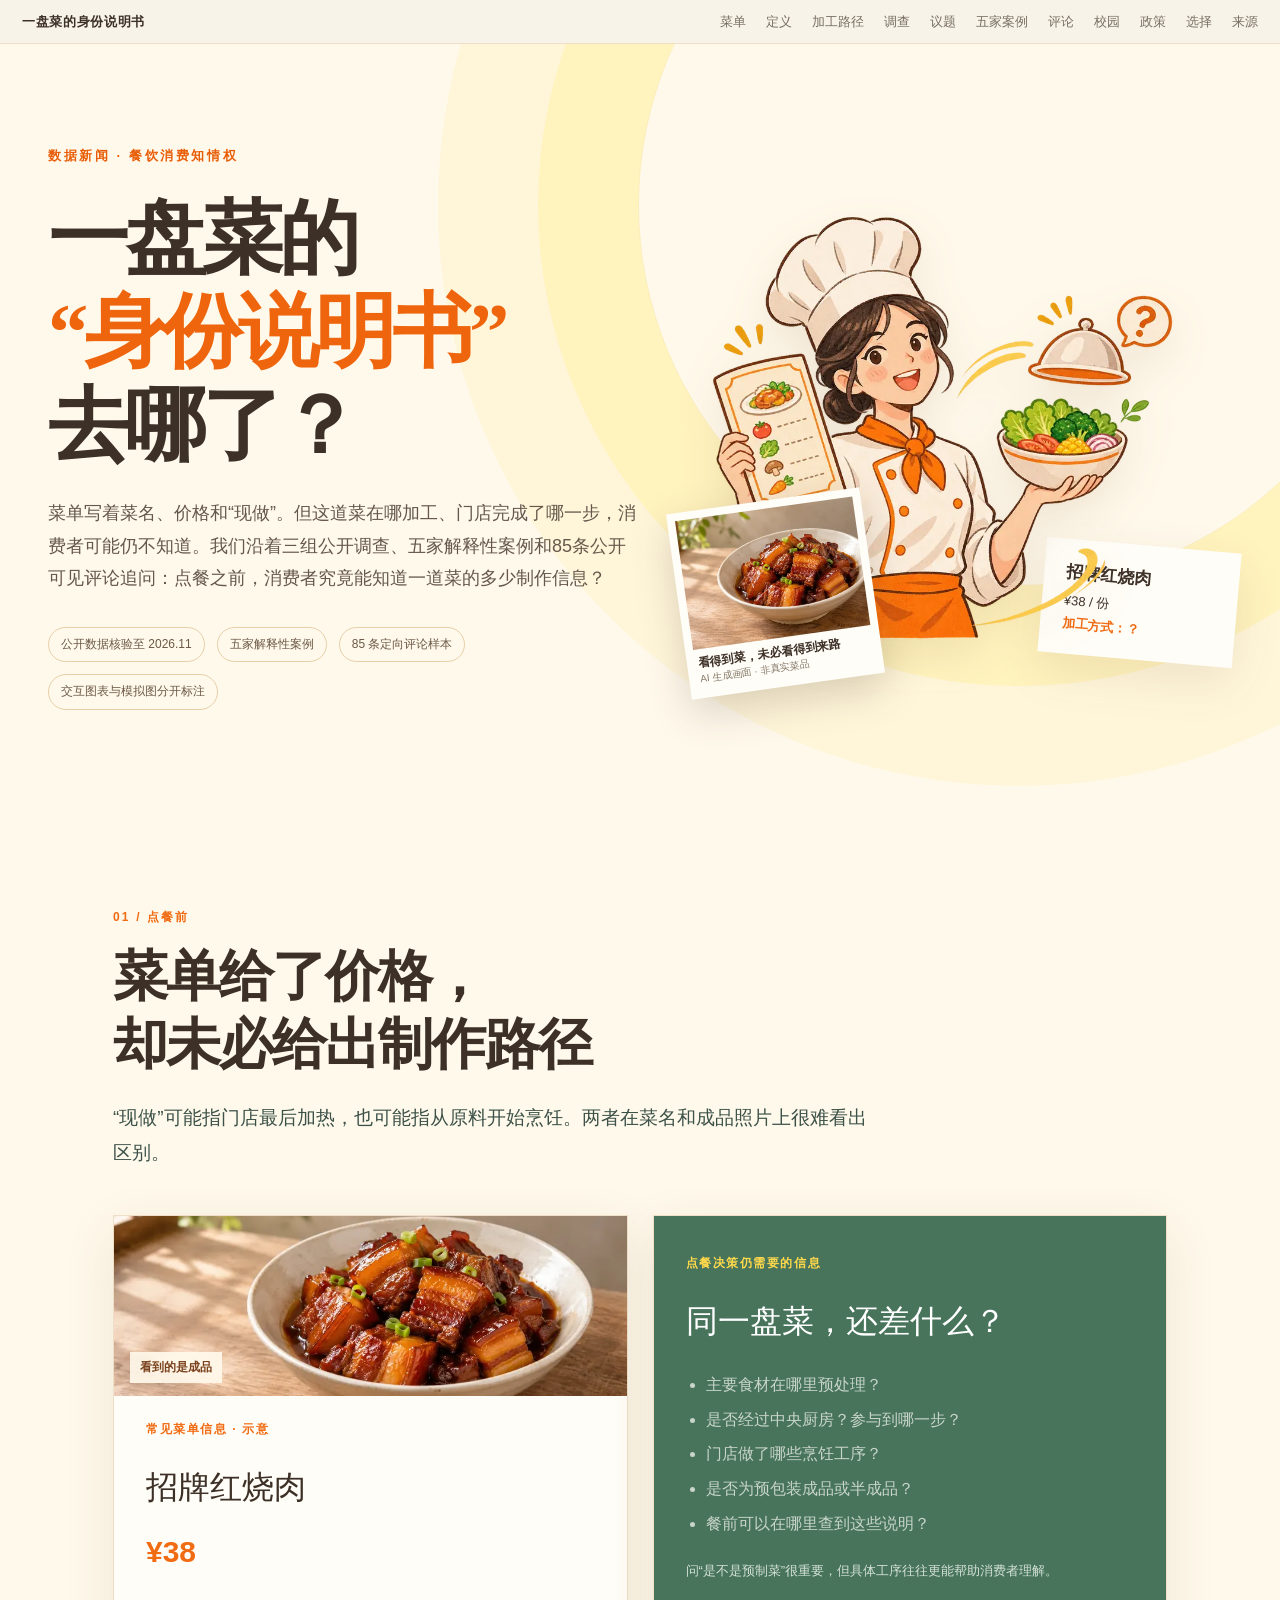
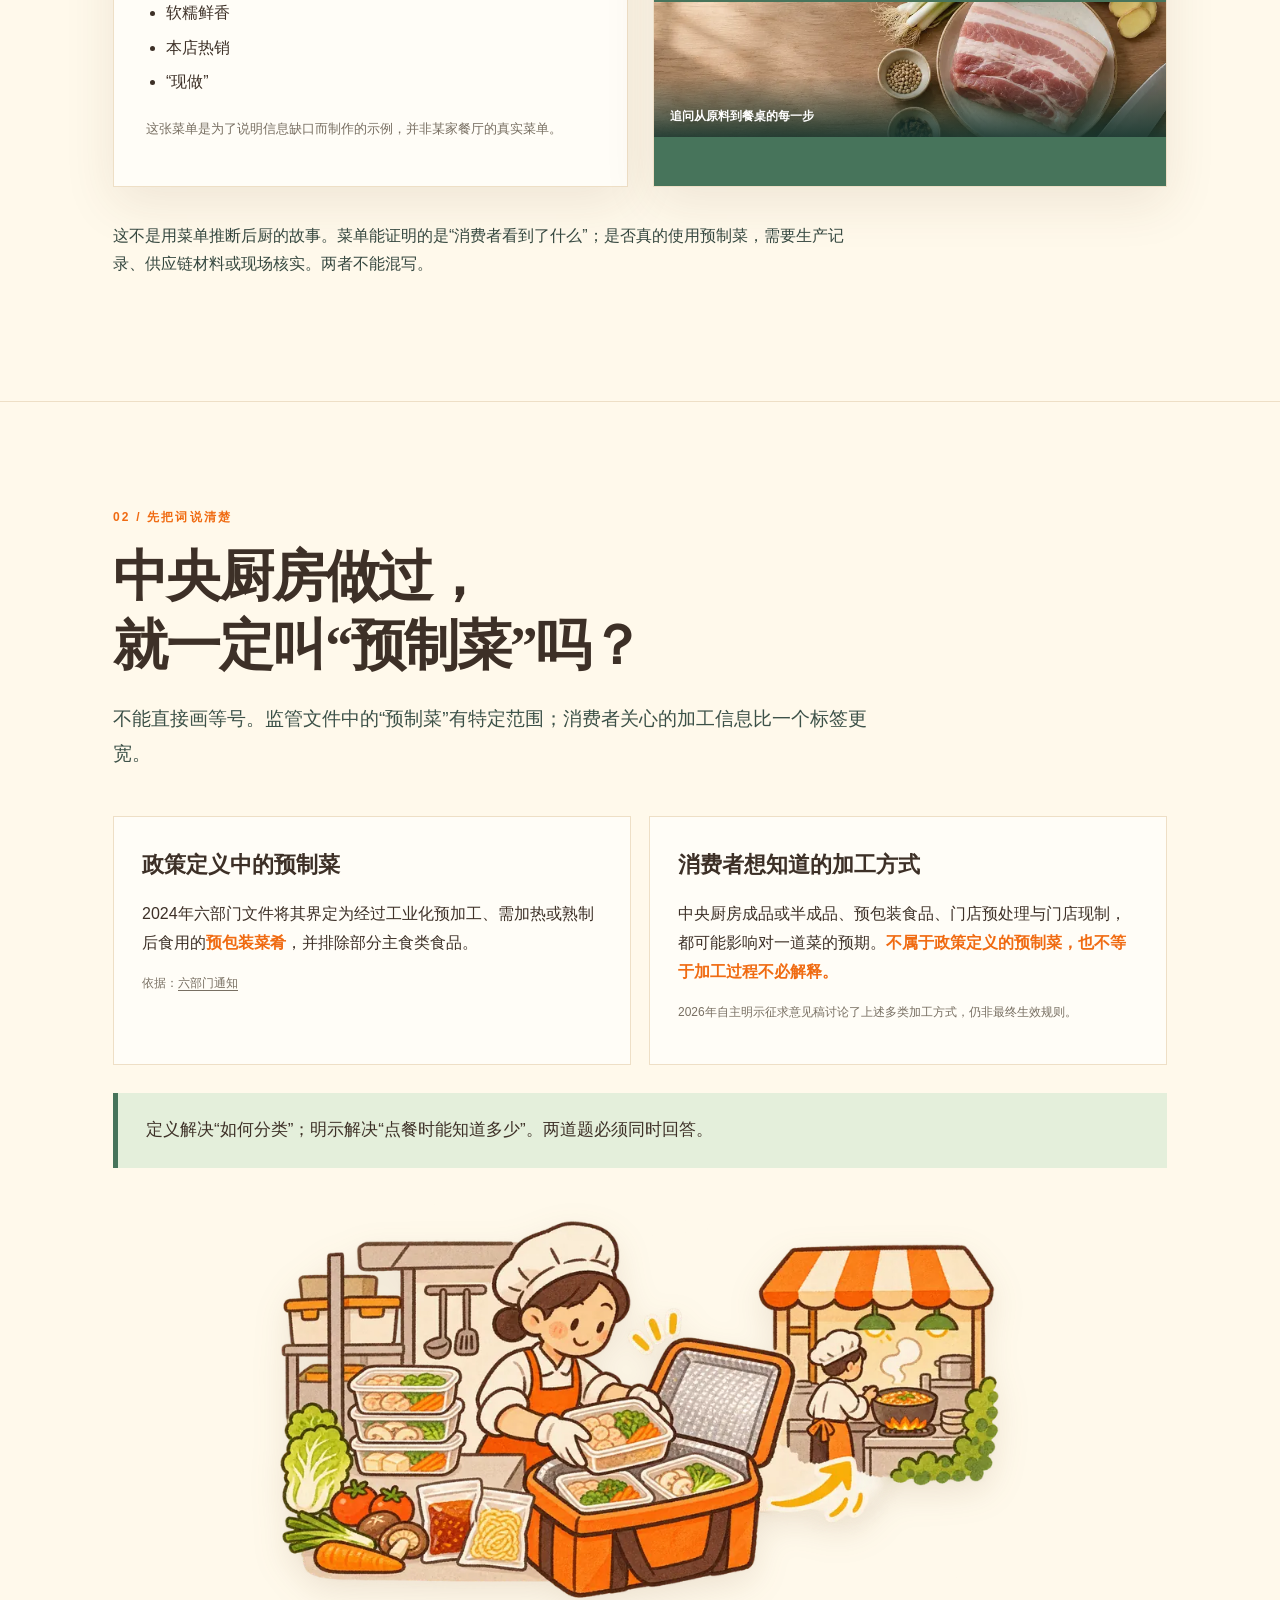
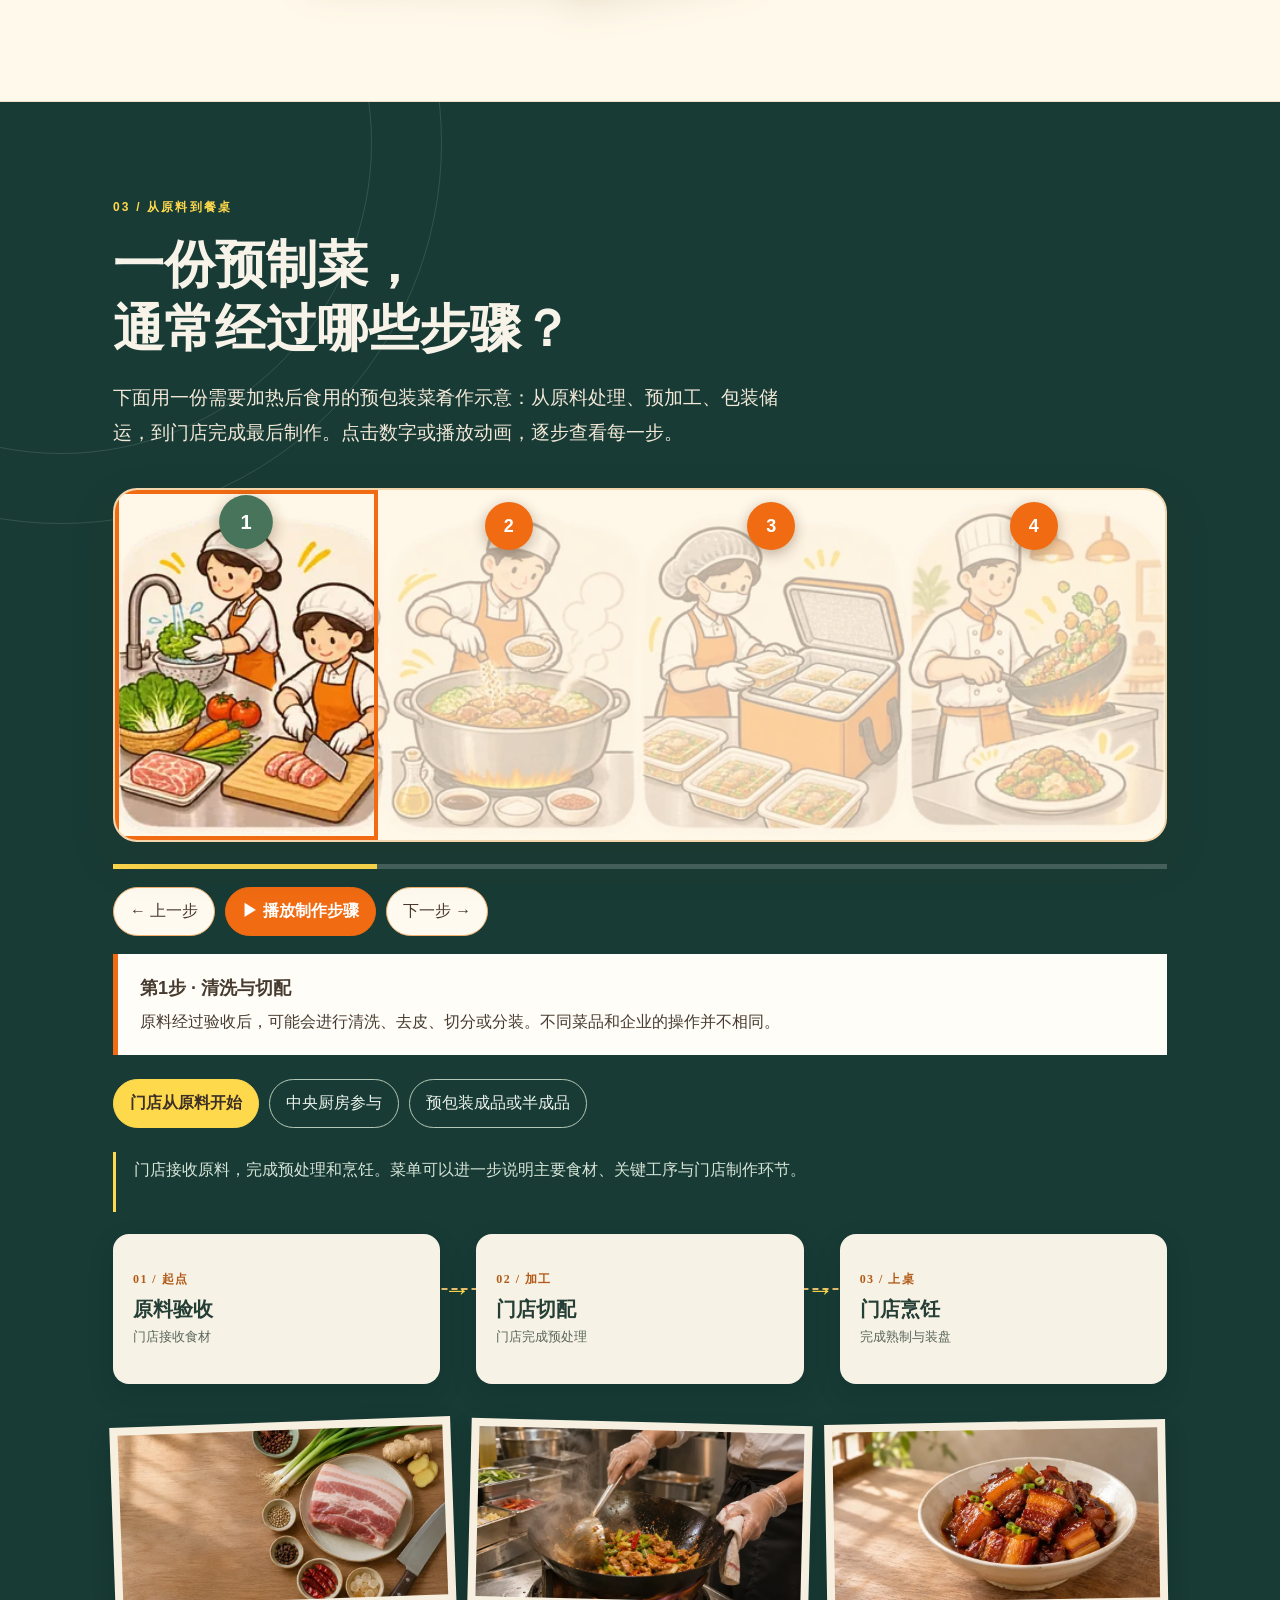
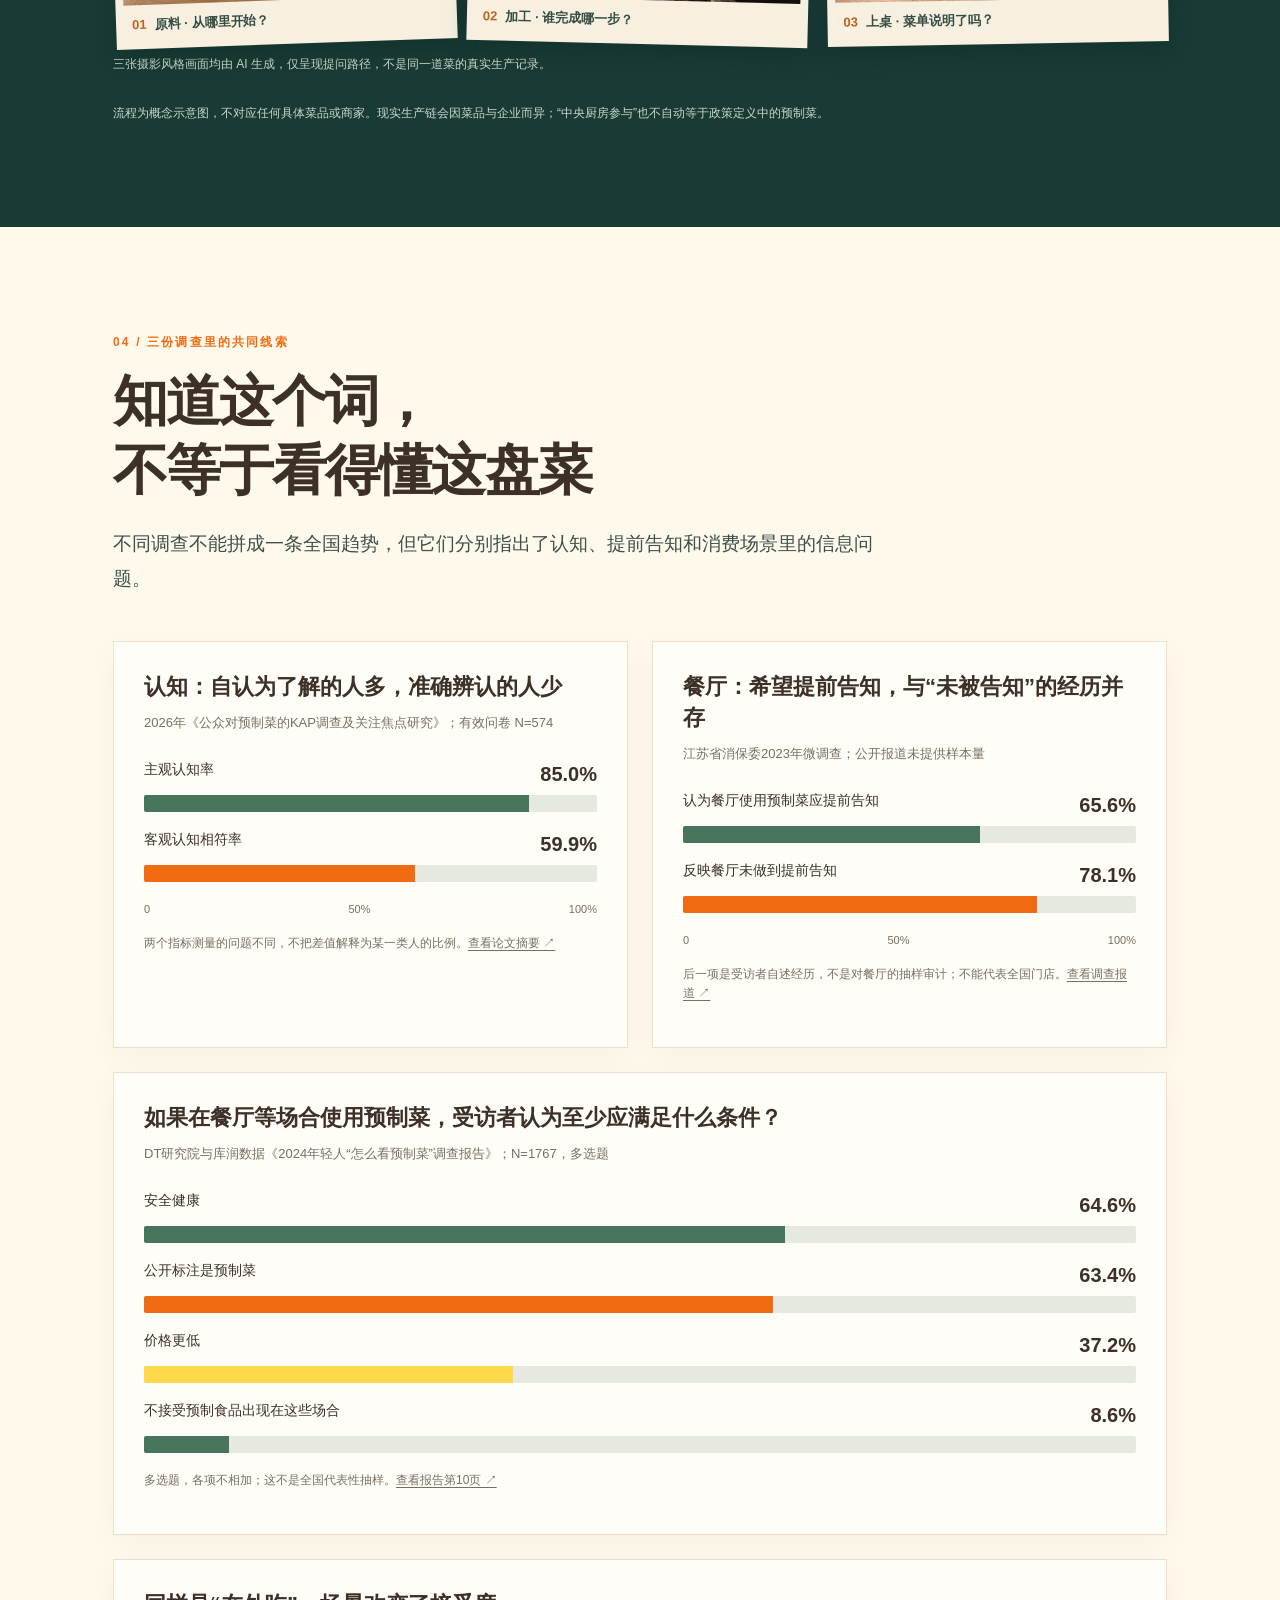
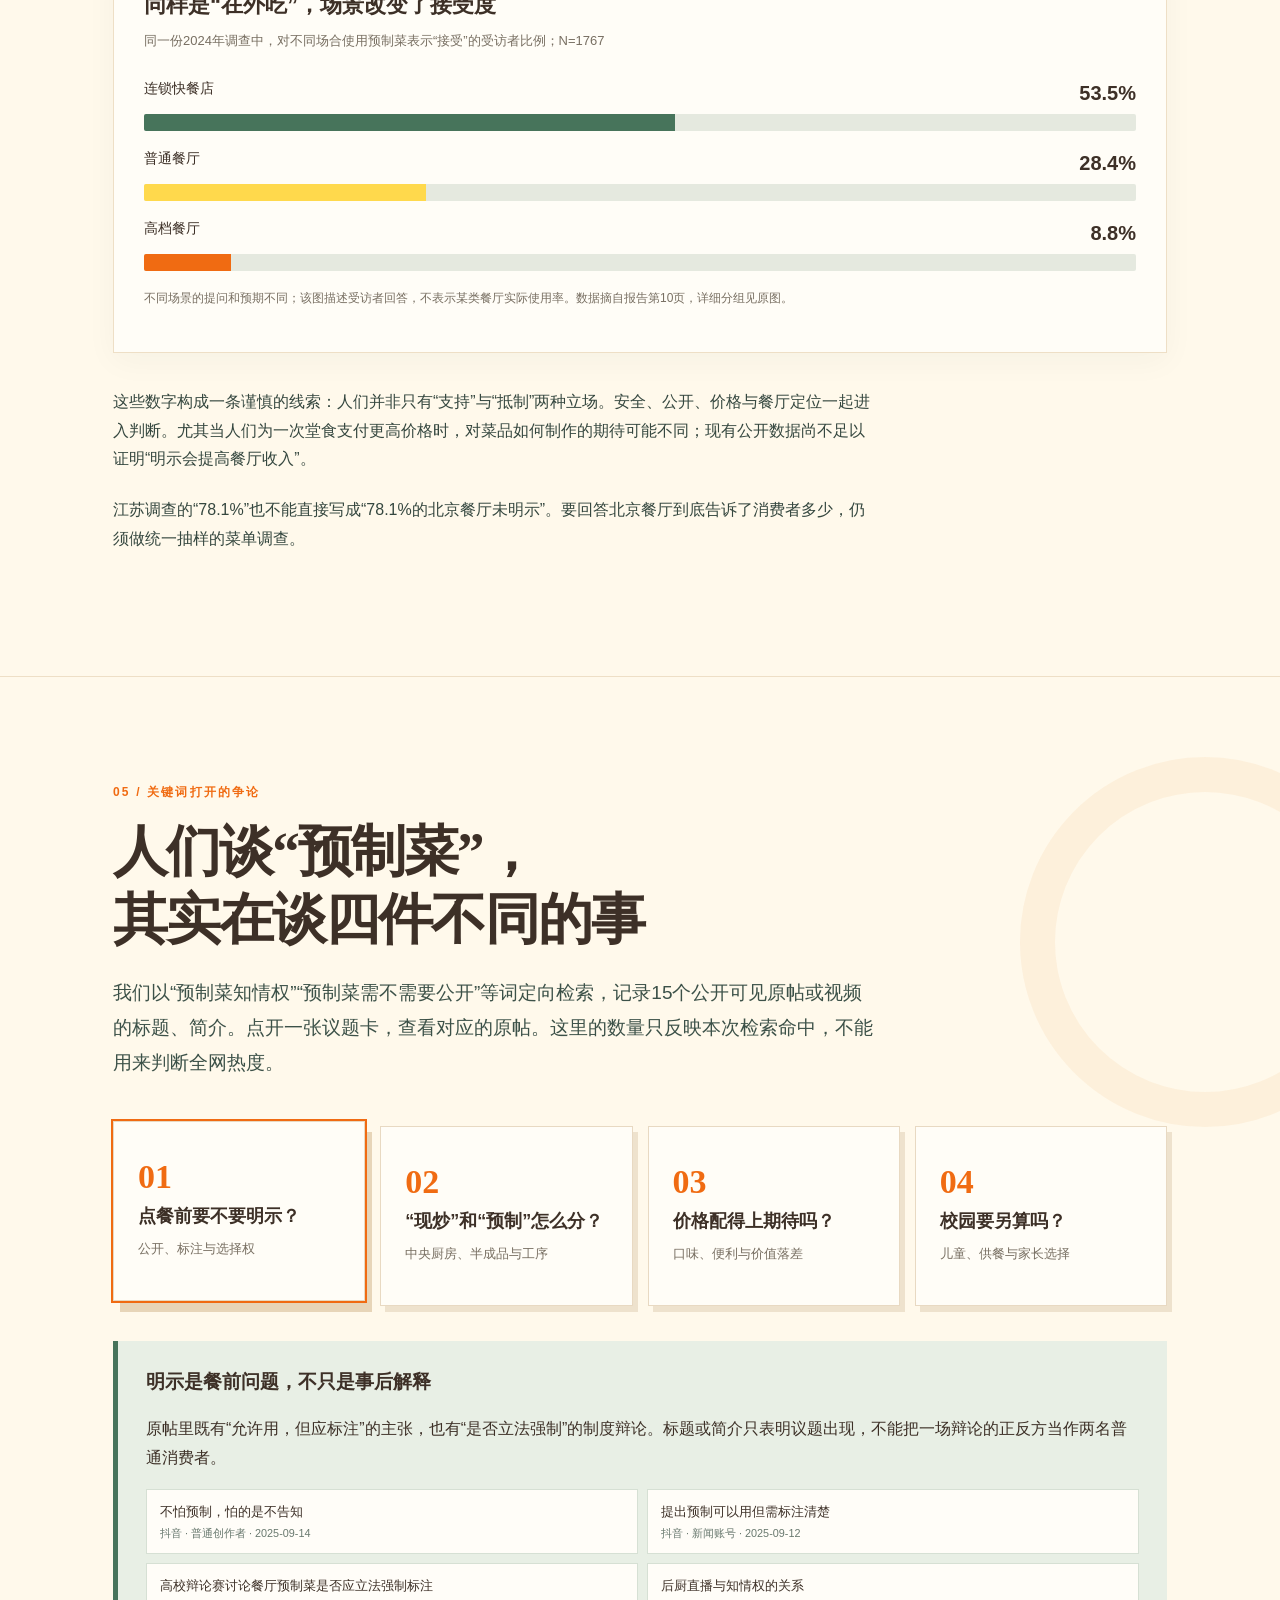
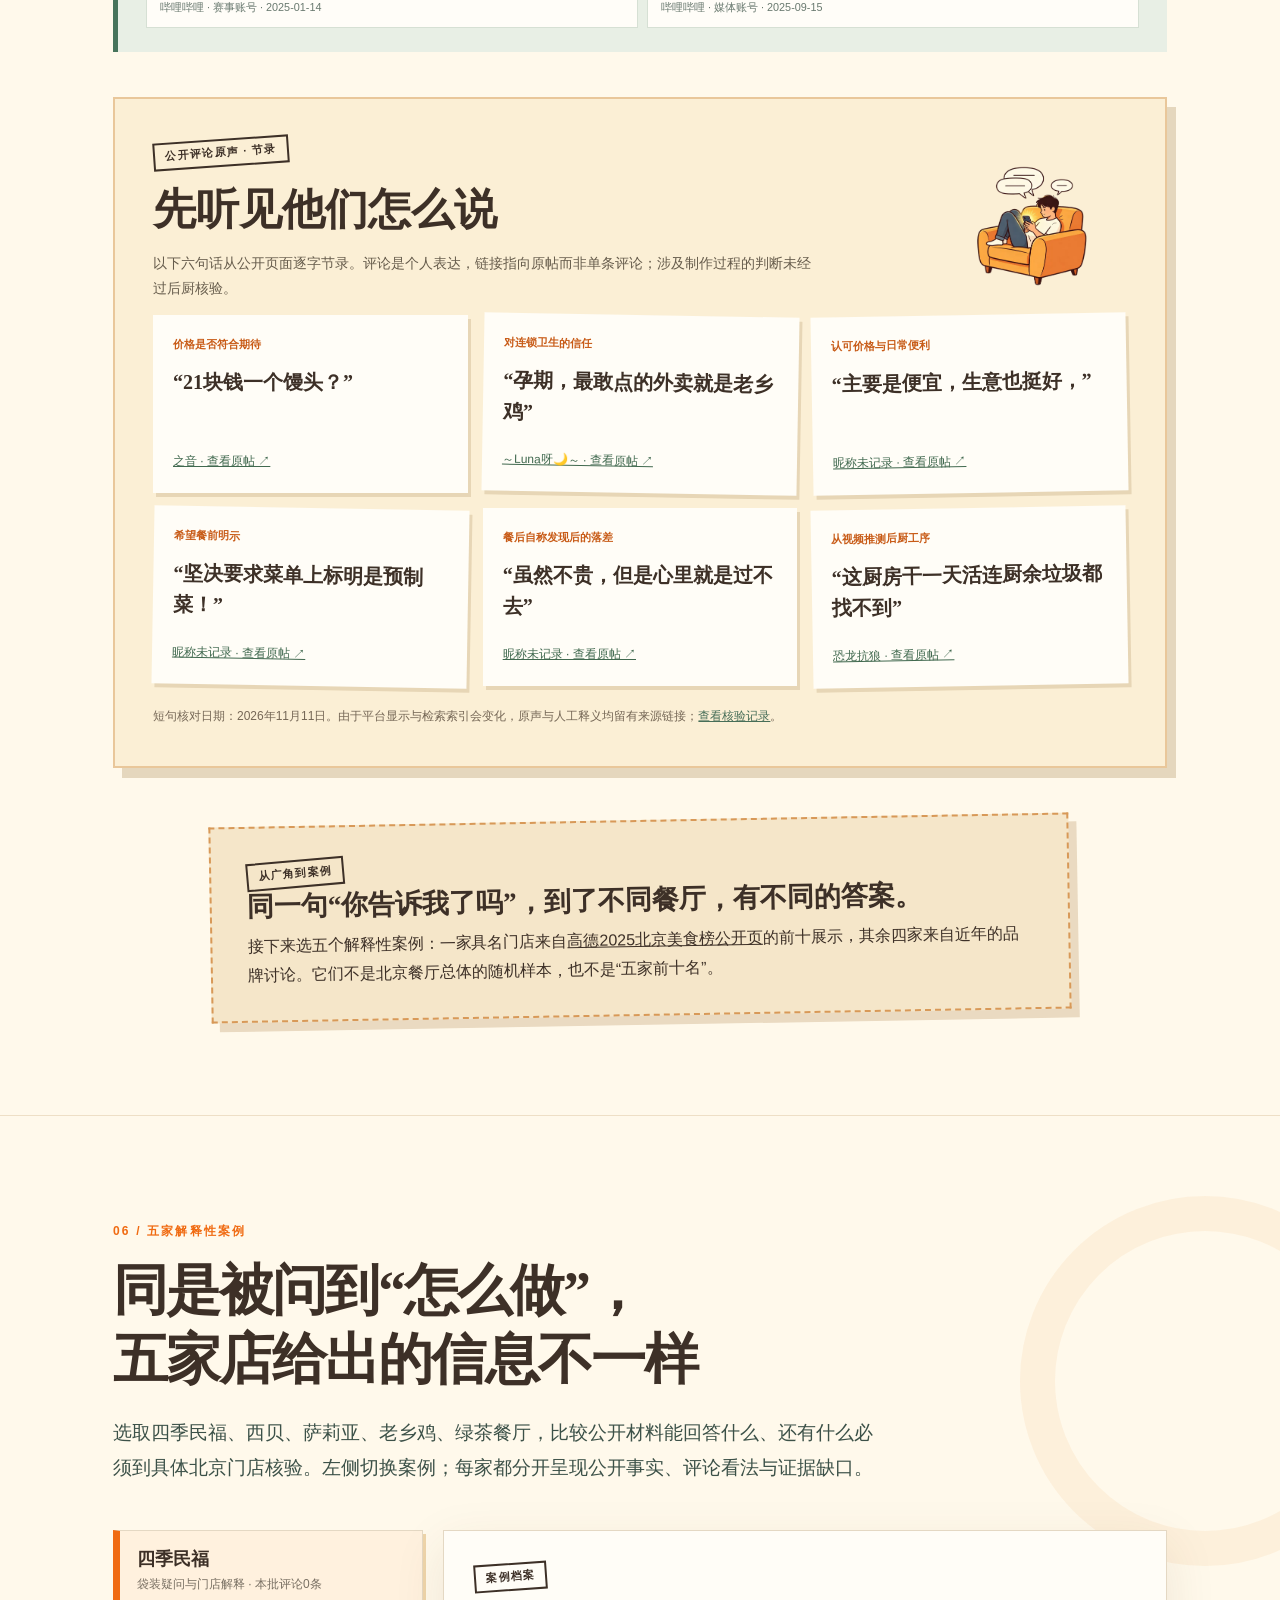
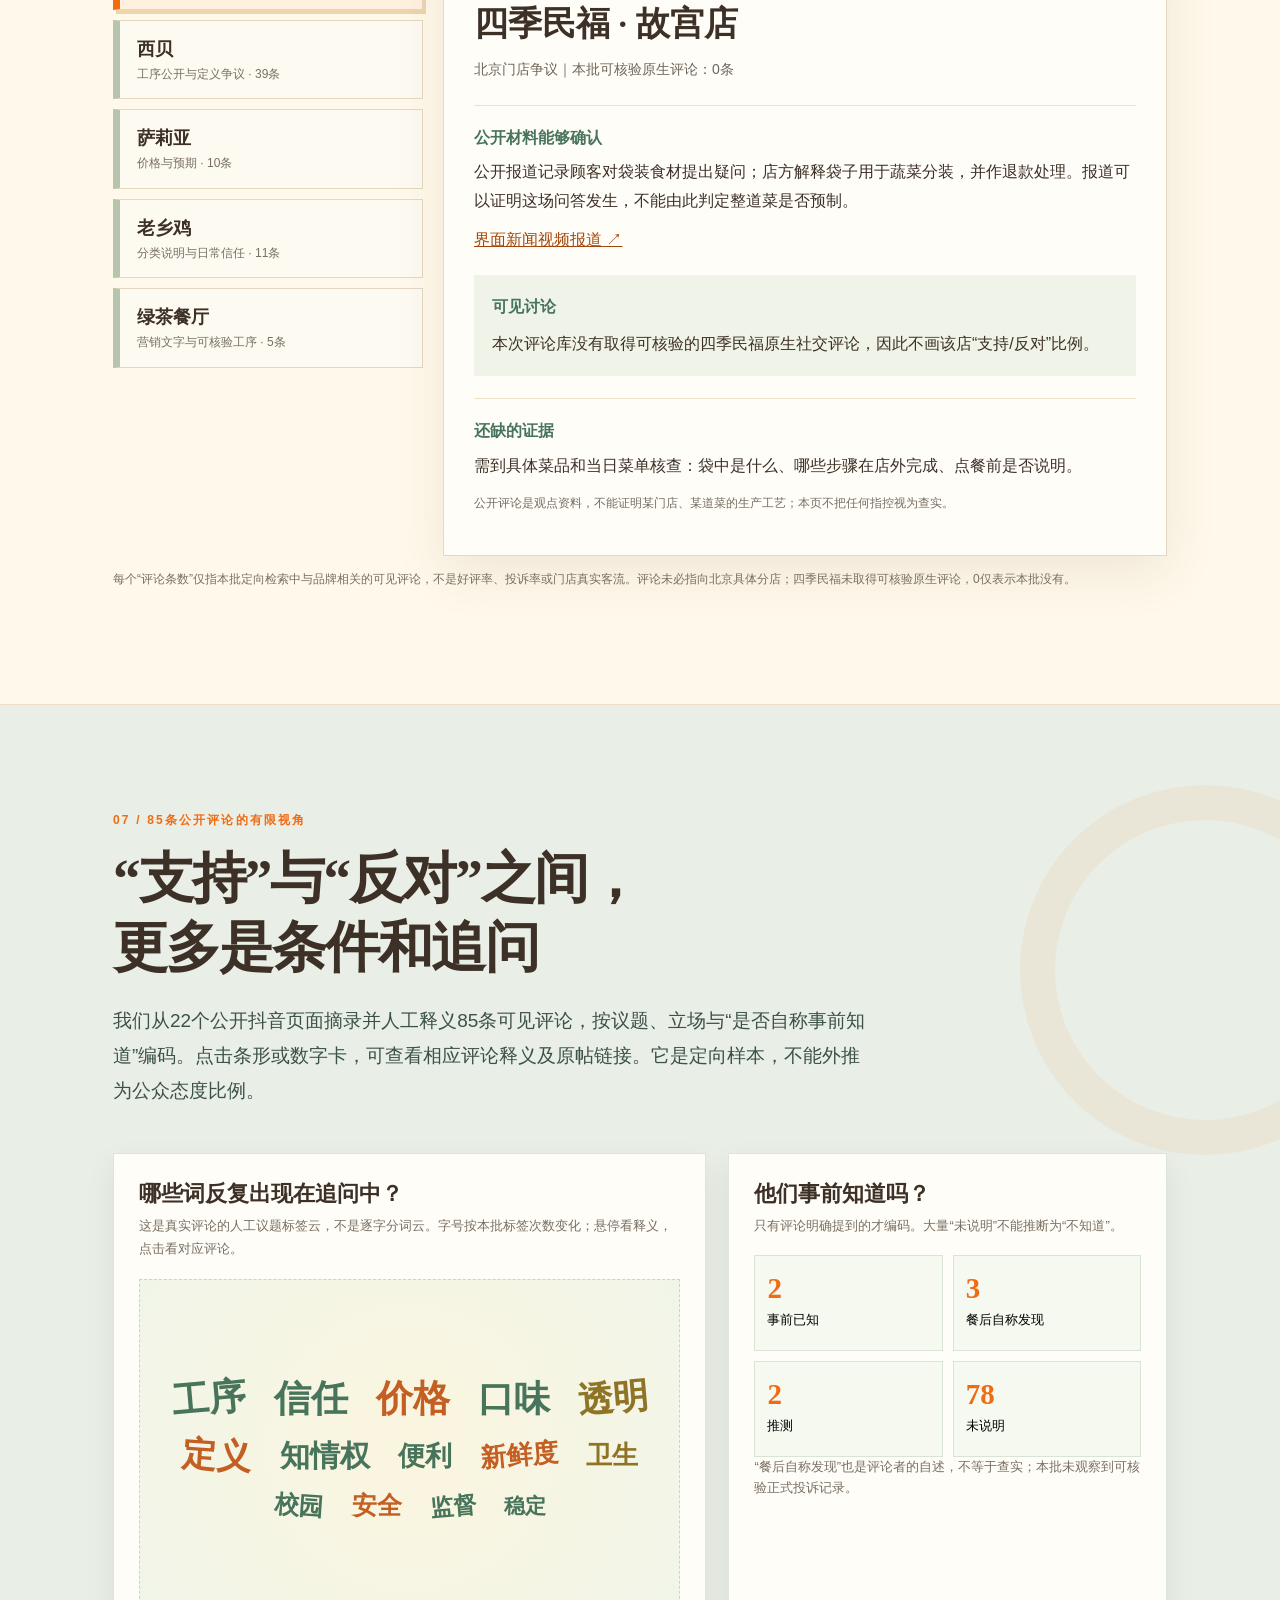
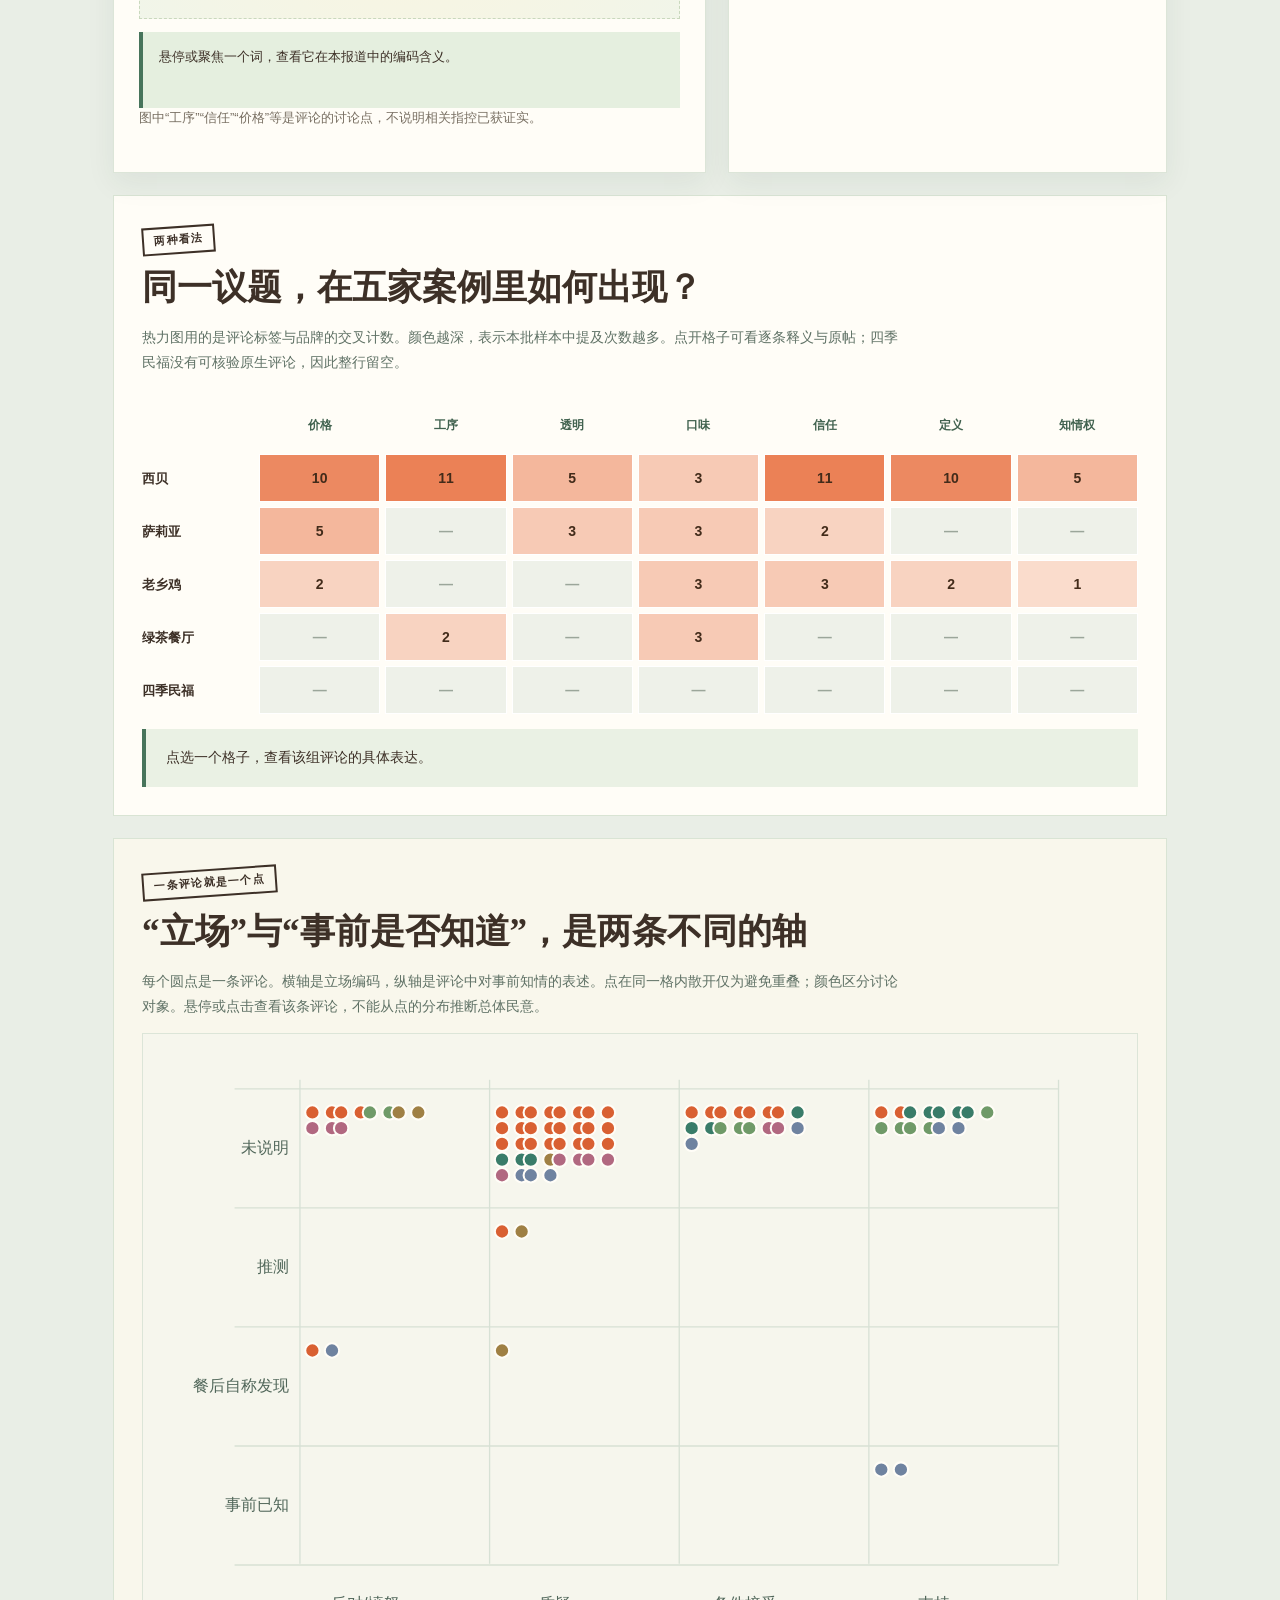
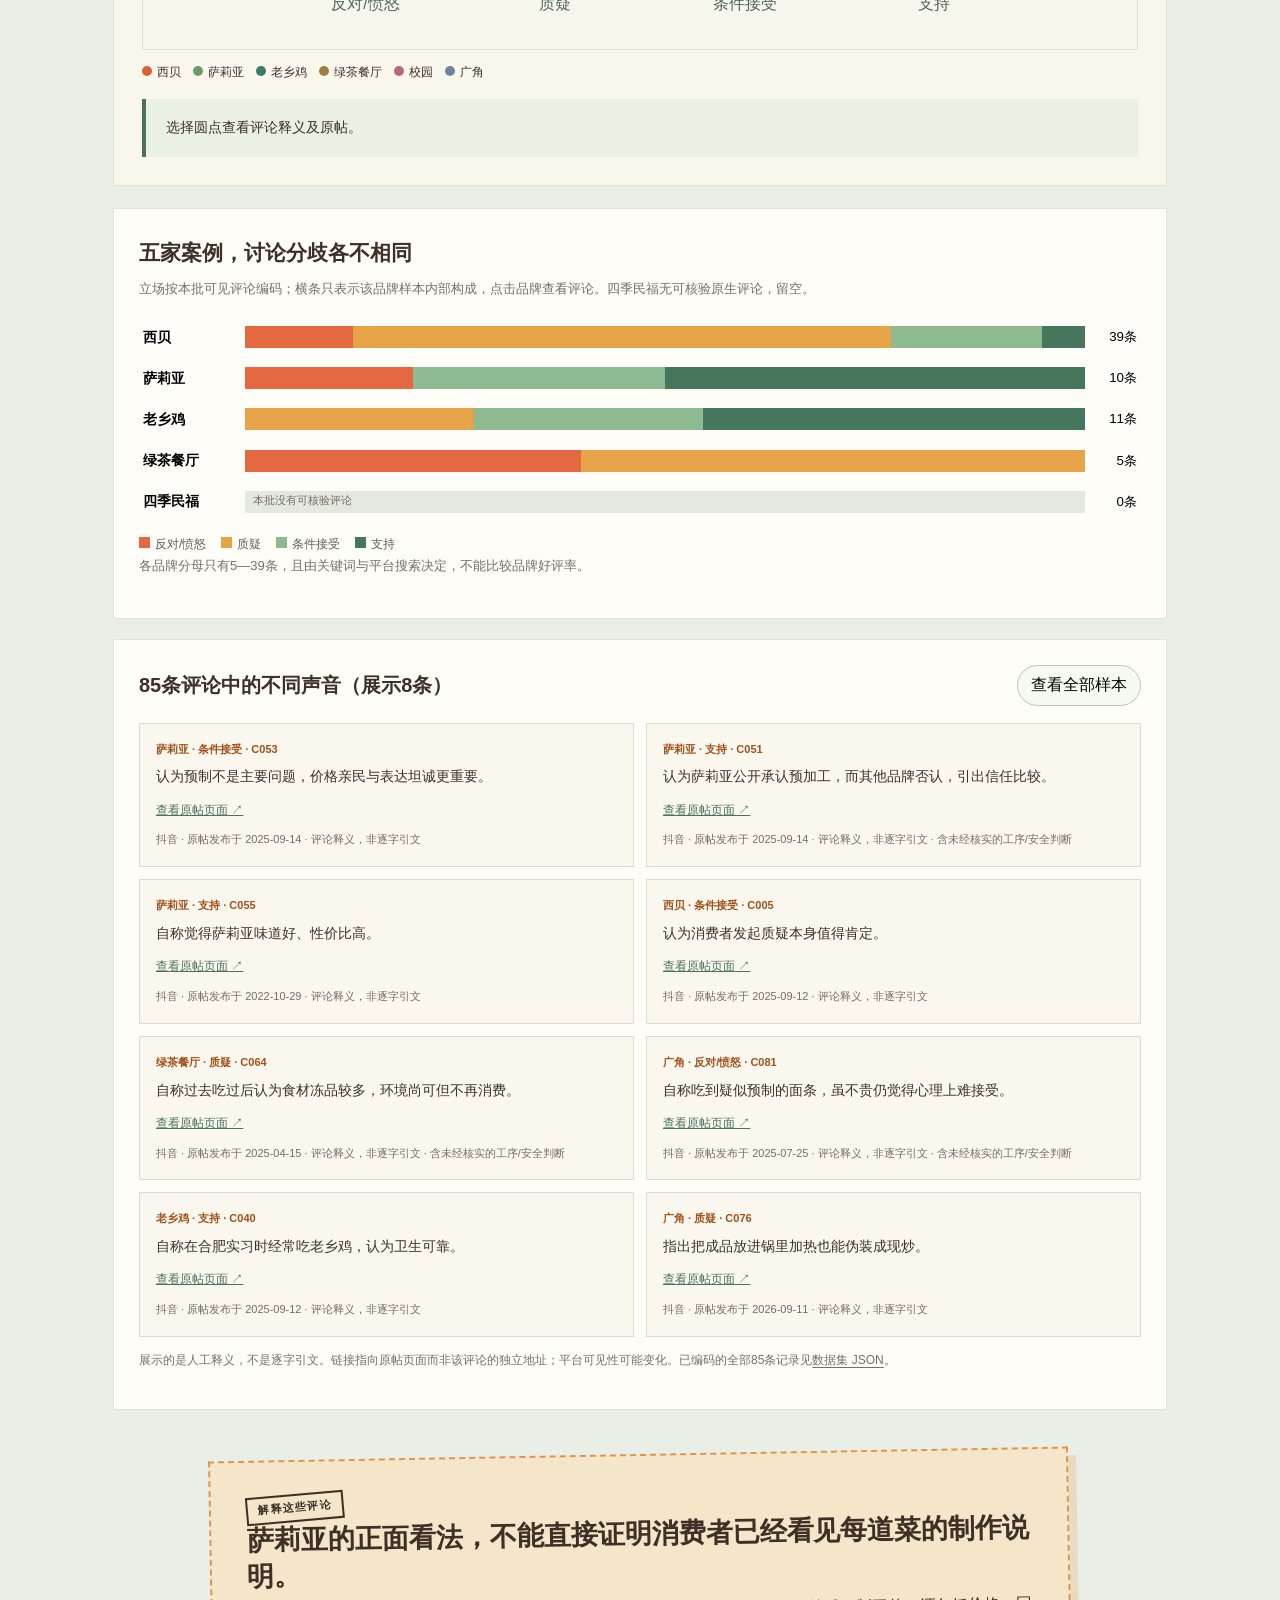
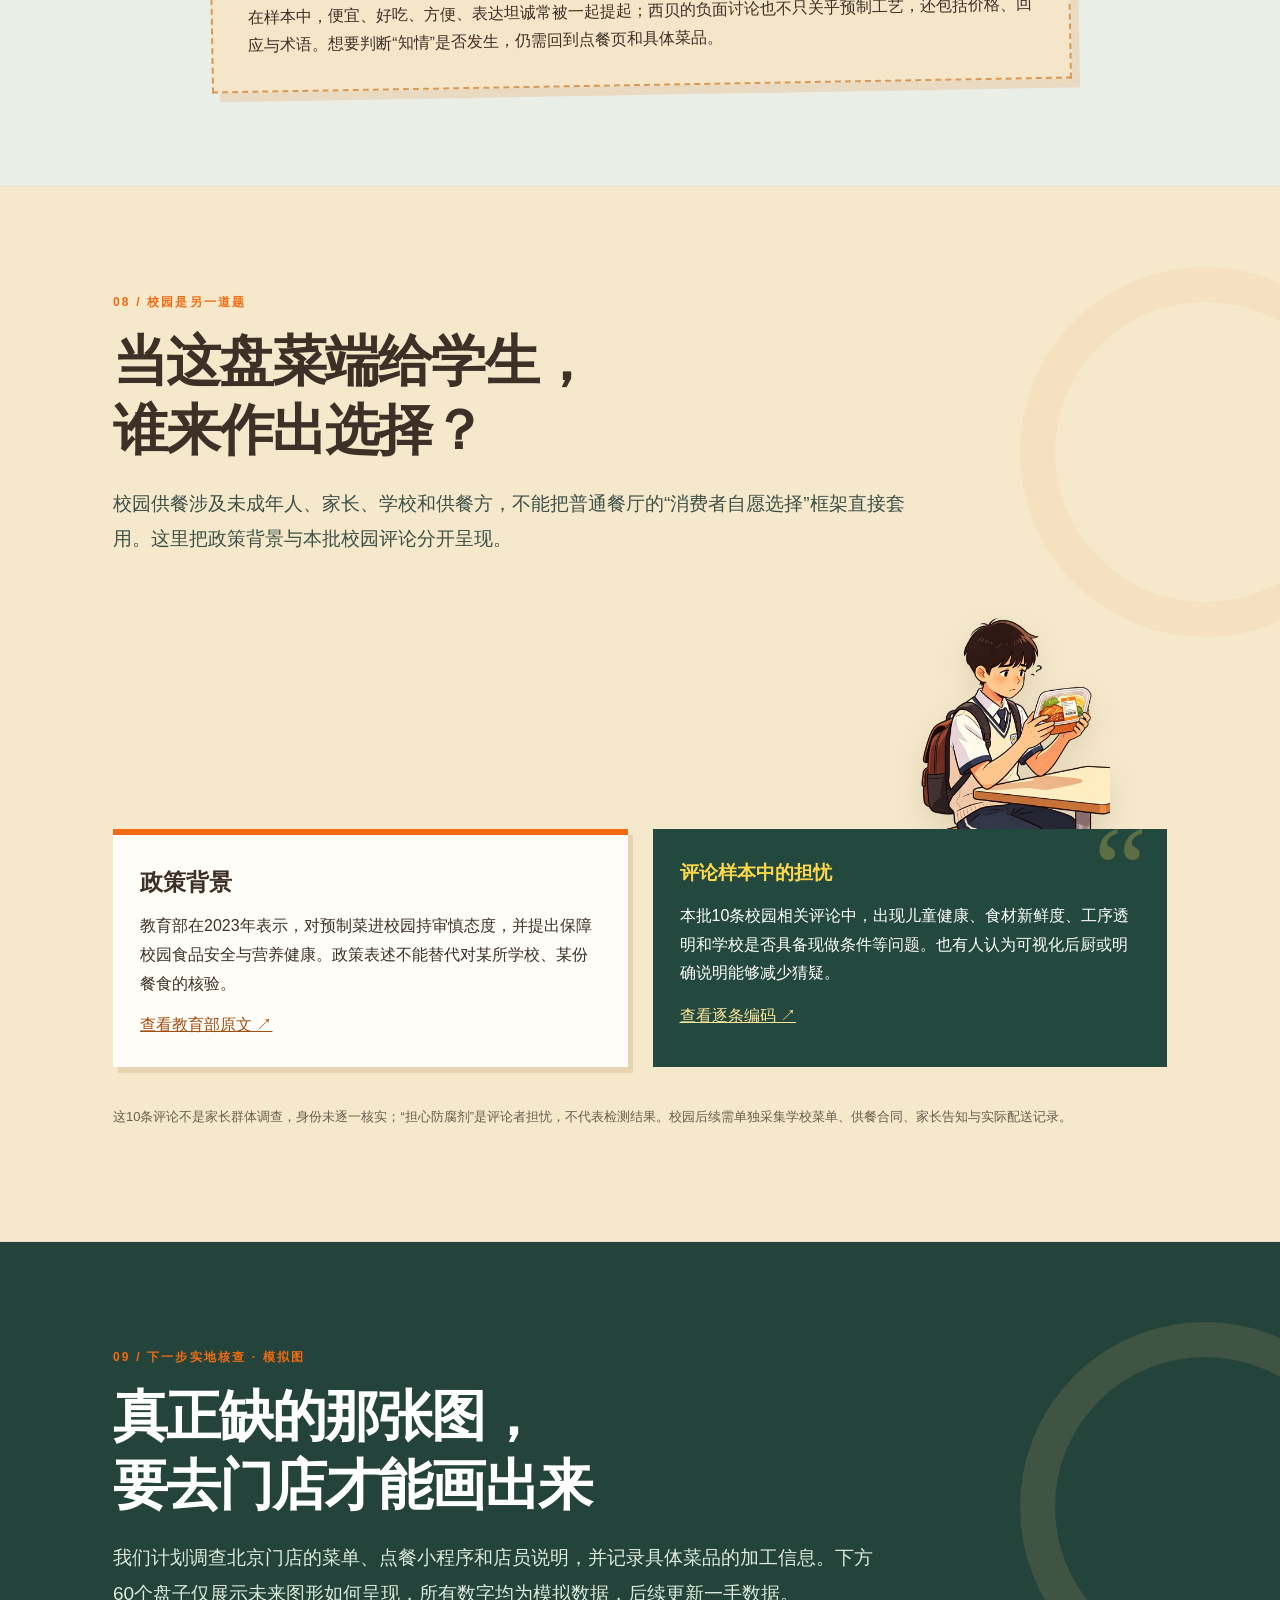
<file: yuzhicai/index.html>
<!doctype html>
<html lang="zh-CN">
<head>
  <meta charset="utf-8">
  <meta name="viewport" content="width=device-width,initial-scale=1">
  <meta name="theme-color" content="#fff9eb">
  <meta name="description" content="一盘菜的“身份说明书”去哪了？基于政策原文、公开调查、五家解释性案例与85条定向采集公开评论的预制菜知情权数据新闻。">
  <title>一盘菜的“身份说明书”去哪了？｜预制菜知情权调查</title>
  <style>
    :root{--ink:#3d3027;--green:#47745b;--mint:#e4efdb;--paper:#fff9eb;--cream:#fffdf7;--red:#f06b12;--gold:#ffd94c;--muted:#786f62;--line:#eedfc6;--shadow:0 16px 48px #633b1a1a}
    *{box-sizing:border-box}html{scroll-behavior:smooth}body{margin:0;background:var(--paper);color:var(--ink);font-family:"Noto Sans SC","PingFang SC","Microsoft YaHei",sans-serif;line-height:1.8}a{color:inherit}button{font:inherit}::selection{background:#e8bc81;color:var(--ink)}
    .progress{position:fixed;inset:0 auto auto 0;height:3px;background:var(--red);width:0;z-index:40}
    .nav{position:sticky;top:0;z-index:30;display:flex;justify-content:space-between;align-items:center;gap:18px;padding:10px max(22px,calc((100vw - 1240px)/2));background:#f7f3e9ed;backdrop-filter:blur(12px);border-bottom:1px solid var(--line);font-size:13px}
    .brand{font-weight:900;letter-spacing:.05em;white-space:nowrap;text-decoration:none}.navlinks{display:flex;gap:20px;overflow-x:auto;white-space:nowrap}.navlinks a{text-decoration:none;color:var(--muted)}.navlinks a:hover{color:var(--red)}
    .hero{background:#fff9eb;color:var(--ink);overflow:hidden;position:relative}.hero:before{content:"";position:absolute;width:760px;height:760px;border:1px solid #f6d95c55;border-radius:50%;right:-120px;top:-220px;box-shadow:0 0 0 100px #ffeb9160,0 0 0 200px #ffed9c35;pointer-events:none}.hero-inner{max-width:1240px;margin:auto;padding:100px 28px 92px;display:grid;grid-template-columns:1.05fr .95fr;align-items:center;gap:60px;position:relative}.eyebrow{font-size:13px;letter-spacing:.2em;color:#e85e08;font-weight:800}.hero h1{font-family:"Songti SC","Noto Serif SC",serif;font-size:clamp(48px,6.3vw,92px);line-height:1.16;letter-spacing:-.05em;margin:24px 0 25px}.hero h1 em{font-style:normal;color:#ee650d}.hero p{max-width:590px;color:#65584b;font-size:18px}.hero-meta{display:flex;flex-wrap:wrap;gap:12px;margin-top:32px}.tag{border:1px solid #e8cfa7;border-radius:100px;padding:6px 12px;font-size:12px;color:#6c5946}.hero-visual{min-height:470px;display:grid;place-items:center;position:relative}.hero-illustration{width:min(100%,570px);height:auto;filter:drop-shadow(0 17px 20px #805b321f);position:relative;z-index:1}.plate{width:min(100%,480px);aspect-ratio:1;background:#fffdf4;border-radius:50%;box-shadow:inset 0 0 0 17px #efe8d9,inset 0 0 0 21px #fff,0 22px 70px #071c1966;display:grid;place-items:center;transform:rotate(-9deg)}.plate-in{width:70%;aspect-ratio:1;border-radius:50%;background:radial-gradient(circle at 35% 30%,#db9274 0 8%,transparent 8.4%),radial-gradient(circle at 65% 36%,#aa492f 0 11%,transparent 11.4%),radial-gradient(circle at 38% 65%,#a34430 0 12%,transparent 12.4%),radial-gradient(circle at 67% 68%,#d27c55 0 11%,transparent 11.4%),radial-gradient(circle at 50% 50%,#a7472f 0 42%,#8f3428 43% 55%,transparent 56%);position:relative}.plate-in:after{content:"?";position:absolute;inset:0;display:grid;place-items:center;color:#fff8e4;font-family:Georgia,serif;font-size:135px;text-shadow:0 5px 20px #4a1919a0}.receipt{position:absolute;right:-5px;bottom:2px;background:var(--cream);color:var(--ink);padding:19px 22px;box-shadow:var(--shadow);transform:rotate(5deg);font-size:13px;min-width:195px}.receipt b{display:block;font-size:17px}.receipt span{color:var(--red);font-weight:800}
    main{overflow:hidden}.wrap{max-width:1110px;margin:auto;padding:0 28px}.section{padding:100px 0;border-bottom:1px solid var(--line)}.section-head{max-width:760px;margin-bottom:45px}.kicker{font-size:12px;letter-spacing:.18em;font-weight:900;color:var(--red);text-transform:uppercase}.section h2{font-family:"Songti SC","Noto Serif SC",serif;letter-spacing:-.035em;font-size:clamp(34px,4.3vw,60px);line-height:1.25;margin:12px 0 20px}.lead{font-size:19px;line-height:1.85;color:#3c5148}.prose{max-width:760px;font-size:16px;color:#35473f}.prose p{margin:0 0 22px}.callout{background:var(--mint);border-left:5px solid var(--green);padding:22px 28px;margin:28px 0;font-size:17px}.source-note{font-size:12px;color:var(--muted);line-height:1.6;margin:14px 0}.source-note a{text-underline-offset:3px}
    .menu-demo{display:grid;grid-template-columns:1fr 1fr;gap:25px;margin-top:36px}.demo-card{background:var(--cream);border:1px solid var(--line);box-shadow:var(--shadow);padding:32px;min-height:380px}.demo-card.dark{background:var(--green);color:#fff}.demo-label{font-size:12px;letter-spacing:.13em;font-weight:900;color:var(--red)}.dark .demo-label{color:var(--gold)}.dish-name{font-family:"Songti SC","Noto Serif SC",serif;font-size:32px;margin:30px 0 8px}.price{font-size:30px;color:var(--red);font-weight:900}.dark .price{color:var(--gold)}.demo-card ul{padding-left:20px;margin:20px 0}.demo-card li{margin:6px 0}.missing{color:#bfcfc5}.dark .missing{color:#c9d5ca}.mini{font-size:13px;color:var(--muted)}.dark .mini{color:#d4e1d7}
    .definition{display:grid;grid-template-columns:1fr 1fr;gap:18px;margin-top:30px}.def-box{border:1px solid var(--line);background:var(--cream);padding:28px}.def-box strong{display:block;font-size:22px;margin-bottom:10px}.def-box b{color:var(--red)}
    .chart-grid{display:grid;grid-template-columns:1fr 1fr;gap:24px;margin-top:38px}.chart{background:var(--cream);border:1px solid var(--line);padding:30px;box-shadow:0 8px 30px #163a340a}.chart h3{font-size:22px;line-height:1.4;margin:0 0 8px}.chart-sub{font-size:13px;color:var(--muted);margin:0 0 26px}.bar-row{margin:18px 0}.bar-top{display:flex;justify-content:space-between;gap:12px;font-size:14px;line-height:1.4;margin-bottom:7px}.bar-top strong{font-size:20px}.bar-track{height:17px;background:#e5e9df;border-radius:2px;overflow:hidden}.bar-fill{height:100%;width:var(--v);background:var(--green)}.bar-fill.red{background:var(--red)}.bar-fill.gold{background:var(--gold)}.metric{font-family:Georgia,serif;font-size:clamp(60px,7vw,105px);line-height:1;color:var(--red);letter-spacing:-.07em}.metric-caption{font-size:15px;max-width:370px}.axis{display:flex;justify-content:space-between;font-size:11px;color:var(--muted);margin-top:6px}.legend{font-size:12px;color:var(--muted);margin-top:22px}.chart-full{grid-column:1/-1}.dots{display:grid;grid-template-columns:repeat(20,1fr);gap:5px;margin-top:18px}.dot{aspect-ratio:1;border-radius:50%;background:#e1e5dc}.dot.active{background:var(--red)}.dot.mid{background:var(--gold)}
    .timeline{margin-top:30px;display:grid;grid-template-columns:repeat(4,1fr);gap:0;border-top:3px solid var(--green)}.time-item{padding:22px 20px 0;position:relative}.time-item:before{content:"";position:absolute;top:-10px;left:20px;width:16px;height:16px;background:var(--red);border:3px solid var(--paper);border-radius:50%}.year{font-size:28px;font-weight:900;color:var(--red)}.time-item b{display:block;line-height:1.5;margin:4px 0}.time-item p{font-size:13px;color:var(--muted);margin:0}.time-item a{text-decoration-thickness:1px;text-underline-offset:3px}
    .interactive{background:var(--green);color:#fff}.interactive .kicker{color:var(--gold)}.interactive .lead{color:#d9e6dc}.choice-grid{display:grid;grid-template-columns:repeat(3,1fr);gap:15px;margin:34px 0}.choice{background:#fffdf8;color:var(--ink);border:3px solid transparent;text-align:left;padding:24px;cursor:pointer;min-height:230px;transition:transform .2s,border .2s}.choice:hover,.choice:focus-visible{transform:translateY(-5px);outline:none;border-color:var(--gold)}.choice.selected{border-color:var(--red);background:#fff1e3}.choice .letter{font-size:13px;font-weight:900;color:var(--red)}.choice strong{display:block;font-size:22px;margin:13px 0 5px}.choice small{font-size:14px;color:#53675b}.choice .yen{display:block;font-size:27px;font-weight:900;margin-top:18px}.choice-result{display:none;background:#173a32;padding:25px;border:1px solid #ffffff50;margin-top:12px}.choice-result.visible{display:block}.choice-result p{margin:5px 0 0;color:#e4efe7}.choice-result strong{color:var(--gold)}
    .identity{background:var(--cream);padding:30px;display:grid;grid-template-columns:1fr 1.4fr;gap:20px;border:1px solid var(--line);box-shadow:var(--shadow);margin-top:36px}.identity-title{font-family:"Songti SC","Noto Serif SC",serif;font-size:32px;line-height:1.4}.identity-title span{color:var(--red)}.identity dl{display:grid;grid-template-columns:110px 1fr;gap:11px 18px;margin:0;font-size:14px}.identity dt{font-weight:800}.identity dd{margin:0;color:#445a50}.identity .example{grid-column:1/-1;font-size:12px;color:var(--muted);border-top:1px solid var(--line);padding-top:12px}
    .method{background:#e9eee6}.method-grid{display:grid;grid-template-columns:repeat(3,1fr);gap:22px}.method-card{background:var(--cream);padding:24px;border-top:5px solid var(--green)}.method-card h3{margin:0 0 12px;font-size:18px}.method-card p{font-size:14px;margin:0;color:#4d6055}.sources{background:#173a32;color:#edf4ed;padding:75px 0}.sources h2{font-family:"Songti SC","Noto Serif SC",serif;font-size:42px;margin:0 0 14px}.sources ol{columns:2;column-gap:55px;padding-left:20px}.sources li{break-inside:avoid;margin:0 0 16px;font-size:13px;color:#d0e1d3}.sources a{color:#f8e1b2;text-underline-offset:3px}.foot{border-top:1px solid #ffffff33;padding-top:25px;color:#b8cbbd;font-size:12px}
    @media(max-width:850px){.hero-inner{grid-template-columns:1fr;padding-top:75px;gap:25px}.hero-visual{min-height:320px}.hero-illustration{width:min(100%,430px)}.plate{width:320px}.receipt{right:8%;bottom:0}.chart-grid,.menu-demo,.definition{grid-template-columns:1fr}.timeline{grid-template-columns:1fr 1fr;row-gap:30px}.choice-grid,.method-grid{grid-template-columns:1fr}.choice{min-height:unset}.identity{grid-template-columns:1fr}.sources ol{columns:1}}
    @media(max-width:530px){.nav{padding:9px 16px}.navlinks{gap:13px}.wrap{padding:0 20px}.section{padding:70px 0}.hero-inner{padding:70px 20px 60px}.hero h1{font-size:48px}.hero p{font-size:16px}.hero-visual{min-height:290px}.hero-illustration{width:100%}.journey-illustration{width:100%;margin:20px auto 10px}.supply-illustration{width:100%;margin:22px auto}.plate{width:260px}.receipt{font-size:11px;min-width:150px}.timeline{grid-template-columns:1fr;border-top:0;border-left:3px solid var(--green);margin-left:7px}.time-item{padding:0 0 18px 24px}.time-item:before{top:8px;left:-10px}.identity dl{grid-template-columns:80px 1fr}.sources h2{font-size:35px}}
    @media(prefers-reduced-motion:reduce){html{scroll-behavior:auto}.choice{transition:none}}

    body{background-image:radial-gradient(#244f440a .7px,transparent .7px);background-size:12px 12px}
    .hero h1,.hero p,.hero-visual,.plate,.receipt{animation:none}
    .section-head,.chart,.def-box,.time-item,.identity,.method-card{opacity:0;transform:translateY(24px);transition:opacity .75s ease,transform .75s cubic-bezier(.2,.8,.2,1)}.in-view{opacity:1!important;transform:translateY(0)!important}
    @keyframes rise{from{opacity:0;transform:translateY(24px)}to{opacity:1;transform:translateY(0)}}@keyframes plate-in{from{opacity:0;transform:translateY(35px) rotate(-24deg) scale(.82)}to{opacity:1;transform:rotate(-9deg) scale(1)}}@keyframes receipt-in{from{opacity:0;transform:translate(18px,15px) rotate(12deg)}to{opacity:1;transform:rotate(5deg)}}
    .journey{background:#183b35;color:#f8f3e9;padding:90px 0;position:relative;overflow:hidden}.journey:before,.journey:after{content:"";position:absolute;border:1px solid #ffffff20;border-radius:50%;width:620px;height:620px;top:-270px;left:-250px}.journey:after{width:760px;height:760px;top:-340px;left:-320px}.journey .wrap{position:relative;z-index:1}.journey .kicker{color:var(--gold)}.journey h2{font-family:"Songti SC","Noto Serif SC",serif;font-size:clamp(36px,4vw,56px);line-height:1.25;margin:12px 0}.journey .lead{color:#f3e9d9;max-width:700px}.journey-illustration{display:block;width:min(68%,620px);height:auto;margin:-15px 0 0 auto;filter:drop-shadow(0 15px 20px #071c1940)}.supply-illustration{display:block;width:min(72%,720px);height:auto;margin:28px auto 0;filter:drop-shadow(0 12px 16px #76502a20)}
    .journey-map{display:grid;grid-template-columns:1fr 1fr 1fr;gap:16px;align-items:center;margin:52px 0 30px;position:relative}.journey-map:before{content:"";position:absolute;top:50%;left:12%;right:12%;border-top:2px dashed #f0c37e66}.stage{min-height:220px;background:#f8f3e9;color:var(--ink);padding:24px;position:relative;z-index:2;text-align:center;box-shadow:0 12px 30px #071c1944}.stage .icon{height:100px;display:grid;place-items:center}.stage svg{height:92px;width:110px;overflow:visible}.stage b{font-size:18px}.stage p{font-size:13px;color:var(--muted);margin:5px 0}.flow-dot{position:absolute;top:calc(50% - 6px);left:12%;width:12px;height:12px;border-radius:50%;background:var(--gold);box-shadow:0 0 0 5px #e2b67225;animation:flow 5.5s ease-in-out infinite;z-index:3}.flow-dot.second{animation-delay:2.7s}.route-line{stroke-dasharray:8 9;animation:dash 1.4s linear infinite}.steam{animation:steam 2.5s ease-in-out infinite;transform-origin:center}.steam:nth-child(2){animation-delay:.6s}
    .journey-tabs{display:flex;gap:10px;flex-wrap:wrap;margin:24px 0}.journey-tabs button{border:1px solid #b3c8b5;background:transparent;color:#edf4ed;padding:9px 16px;cursor:pointer;border-radius:99px}.journey-tabs button.active{background:var(--gold);border-color:var(--gold);color:var(--ink);font-weight:800}.journey-caption{min-height:60px;border-left:3px solid var(--gold);padding:4px 18px;color:#d7e4d8;max-width:760px}
    .route-panel{display:grid;grid-template-columns:repeat(3,1fr);gap:36px;margin:22px 0 24px;position:relative}.route-panel:before{content:"";position:absolute;top:54px;left:15%;right:15%;border-top:2px dashed #eec271;animation:dashline 8s linear infinite}.route-node{min-height:150px;background:#f7f2e6;color:#263f36;border-radius:16px;padding:19px 20px;position:relative;z-index:1;box-shadow:0 10px 26px #071c1925;display:flex;flex-direction:column;justify-content:center}.route-node:after{content:"→";position:absolute;right:-30px;top:32px;font-size:27px;color:var(--gold)}.route-node:last-child:after{display:none}.route-node .route-index{font:800 12px/1.3 Georgia,serif;color:#b25a17;letter-spacing:.12em}.route-node strong{font-size:20px;line-height:1.4;margin:8px 0 4px}.route-node small{font-size:13px;line-height:1.5;color:#5a665c}.route-panel.is-switching .route-node{animation:route-in .46s both}.route-panel.is-switching .route-node:nth-child(2){animation-delay:.1s}.route-panel.is-switching .route-node:nth-child(3){animation-delay:.2s}@keyframes route-in{from{opacity:0;transform:translateY(16px)}to{opacity:1;transform:translateY(0)}}@keyframes dashline{to{background-position:40px 0}}.chart .bar-fill{width:0}.chart.in-view .bar-fill{width:var(--v);transition:width 1.1s cubic-bezier(.2,.8,.2,1)}
    @media(max-width:700px){.route-panel{grid-template-columns:1fr;gap:15px;max-width:500px}.route-panel:before{left:32px;right:auto;top:10%;bottom:10%;border-top:0;border-left:2px dashed #eec271}.route-node{min-height:104px;padding-left:55px}.route-node:after{content:"↓";left:20px;right:auto;top:auto;bottom:-27px}.route-node .route-index{position:absolute;left:19px;top:25px}}
    @media(prefers-reduced-motion:reduce){.route-panel:before,.route-panel.is-switching .route-node{animation:none}.chart.in-view .bar-fill{transition:none}}
    @keyframes flow{0%{left:12%;opacity:0}12%{opacity:1}42%{left:50%}78%{left:88%}100%{left:88%;opacity:0}}@keyframes dash{to{stroke-dashoffset:-34}}@keyframes steam{0%,100%{opacity:.2;transform:translateY(9px)}50%{opacity:.85;transform:translateY(-5px)}}@keyframes flow-vertical{0%{top:12%;opacity:0}12%{opacity:1}42%{top:50%}78%{top:88%}100%{top:88%;opacity:0}}
    @media(max-width:850px){.journey-map{grid-template-columns:1fr;max-width:480px;margin:35px auto}.journey-map:before{top:12%;bottom:12%;left:50%;right:auto;border-top:0;border-left:2px dashed #f0c37e66}.flow-dot{top:12%;left:calc(50% - 6px);animation:flow-vertical 5.5s ease-in-out infinite}}
    @media(prefers-reduced-motion:reduce){html{scroll-behavior:auto}*,*:before,*:after{animation-duration:.01ms!important;animation-iteration-count:1!important;transition-duration:.01ms!important}}

    .prep-animation{position:relative;margin:38px 0 22px;background:#fff7e7;border:2px solid #f4d6ad;border-radius:24px;overflow:hidden;box-shadow:0 18px 45px #392c1e26}.prep-animation img{display:block;width:100%;height:auto}.prep-shade{position:absolute;inset:0;display:grid;grid-template-columns:repeat(4,1fr);pointer-events:none}.prep-shade span{background:#fff8e9aa;transition:background .35s,box-shadow .35s}.prep-shade span.active{background:transparent;box-shadow:inset 0 0 0 4px #f06b12;animation:active-glow 1.4s ease-in-out infinite alternate}.prep-markers{position:absolute;inset:0;display:grid;grid-template-columns:repeat(4,1fr)}.prep-marker{align-self:start;justify-self:center;transform:translateY(12px);border:0;border-radius:50%;width:48px;height:48px;background:#f06b12;color:white;font-size:18px;font-weight:900;box-shadow:0 4px 14px #42250a55;cursor:pointer;pointer-events:auto}.prep-marker[aria-pressed="true"]{background:#47745b;transform:translateY(8px) scale(1.12)}.prep-toolbar{display:flex;align-items:center;gap:10px;flex-wrap:wrap;margin:18px 0}.prep-toolbar button{border:1px solid #f0b16f;background:#fffaf0;color:#49392d;padding:9px 16px;border-radius:99px;cursor:pointer}.prep-toolbar button.primary{background:#f06b12;color:#fff;border-color:#f06b12;font-weight:800}.prep-caption{background:#fffdf7;border-left:5px solid #f06b12;padding:18px 22px;min-height:88px;color:#473b30}.prep-caption strong{font-size:18px}.prep-caption p{margin:4px 0 0}.prep-caveat{font-size:12px;color:#f7e4c3}.prep-progress{height:5px;background:#ffffff33}.prep-progress i{height:100%;width:25%;display:block;background:#ffd94c;transition:width .3s}.prep-marker:focus-visible,.prep-toolbar button:focus-visible{outline:3px solid #ffd94c;outline-offset:3px}@keyframes active-glow{from{box-shadow:inset 0 0 0 2px #f06b12}to{box-shadow:inset 0 0 0 6px #f06b1280}}
    @media(max-width:600px){.prep-marker{width:34px;height:34px;font-size:14px;transform:translateY(5px)}.prep-marker[aria-pressed="true"]{transform:translateY(3px) scale(1.08)}.prep-toolbar{gap:7px}.prep-toolbar button{padding:8px 12px;font-size:13px}}

    /* Photographic inserts keep the illustrated story grounded without implying field reporting. */
    .visual-note{font-size:12px;line-height:1.5;letter-spacing:.02em;color:#826f58}.visual-note.light{color:#c8d8cc}
    .hero-photo-card{position:absolute;z-index:3;left:-20px;bottom:-25px;width:195px;padding:8px 8px 12px;background:#fffdf7;box-shadow:0 14px 40px #4f392c35;transform:rotate(-8deg);animation:none}.hero-photo-card img{display:block;width:100%;height:130px;object-fit:cover}.hero-photo-card span{display:block;padding:6px 3px 0;font-size:12px;font-weight:800;line-height:1.4}.hero-photo-card small{display:block;color:#857969;font-size:10px;font-weight:400}
    .demo-photo{position:relative;margin:-32px -32px 18px;height:180px;overflow:hidden;background:#dbb795}.demo-photo img{width:100%;height:100%;object-fit:cover;display:block;transition:transform .8s}.demo-card:hover .demo-photo img{transform:scale(1.05)}.demo-photo span{position:absolute;left:16px;bottom:13px;background:#fff9ebea;padding:5px 10px;font-size:12px;font-weight:900;color:#7b421e}.demo-card .dish-name{margin-top:16px}.ingredient-inset{margin:20px -32px -32px;position:relative;height:135px;overflow:hidden}.ingredient-inset img{width:100%;height:100%;object-fit:cover;object-position:65% 48%;display:block;filter:saturate(.85)}.ingredient-inset span{position:absolute;inset:auto 0 0;background:linear-gradient(transparent,#18372fe6);padding:30px 16px 10px;color:#fff;font-size:12px;font-weight:800}
    .photo-sequence{display:grid;grid-template-columns:repeat(3,1fr);gap:15px;margin:38px 0 10px}.photo-sequence figure{margin:0;background:#f7f0e1;padding:8px 8px 13px;color:#344d42;box-shadow:0 9px 22px #061a1633;transition:transform .25s}.photo-sequence figure:nth-child(1){transform:rotate(-2deg)}.photo-sequence figure:nth-child(2){transform:rotate(1.4deg)}.photo-sequence figure:nth-child(3){transform:rotate(-1deg)}.photo-sequence figure:hover{transform:rotate(0) translateY(-5px)}.photo-sequence img{display:block;width:100%;height:170px;object-fit:cover}.photo-sequence figcaption{padding:8px 8px 0;font-size:13px;font-weight:800}.photo-sequence figcaption b{color:#c2631d;margin-right:8px}.photo-sequence-note{margin:8px 0 28px;color:#c8d8cc;font-size:12px}
    .choice{padding:13px 13px 22px;overflow:hidden}.choice-photo{display:block;width:100%;height:172px;object-fit:cover;object-position:center 55%;margin:0 0 16px;filter:saturate(.97)}.choice .letter,.choice strong,.choice small,.choice .yen{margin-left:11px;margin-right:11px}.choice .letter{display:block}.choice strong{margin-top:7px}.choice small{display:block;min-height:54px}.choice .yen{margin-top:10px}.choice-photo-note{font-size:12px;color:#dbe9df;margin:-17px 0 22px}
    .identity-side{min-width:0}.identity-photo{display:block;width:100%;height:180px;object-fit:cover;margin-bottom:16px;border:8px solid #f4eadb;box-shadow:0 8px 20px #472b161c}.identity-side .visual-note{margin:7px 0 0}
    @keyframes photo-arrive{from{opacity:0;transform:translate(-25px,30px) rotate(-15deg)}to{opacity:1;transform:rotate(-8deg)}}
    @media(max-width:850px){.hero-photo-card{left:3%;bottom:0}.photo-sequence{gap:9px}.photo-sequence img{height:130px}}
    @media(max-width:600px){.hero-photo-card{width:145px;left:0;bottom:-8px}.hero-photo-card img{height:94px}.hero-photo-card span{font-size:10px}.demo-photo{height:150px}.photo-sequence{grid-template-columns:1fr;gap:16px;max-width:430px;margin-left:auto;margin-right:auto}.photo-sequence figure:nth-child(n){transform:none}.photo-sequence img{height:165px}.choice-photo{height:190px}.choice small{min-height:auto}}
  
/* New reporting chapters share the paper, orange and green visual language. */
.story-bridge{max-width:860px;margin:44px auto 0;padding:30px 35px;background:#f5e6c9;border:2px dashed #d89958;transform:rotate(-1deg);box-shadow:8px 9px 0 #eadac1}.story-bridge strong{display:block;font-family:"Songti SC",serif;font-size:27px;line-height:1.35}.story-bridge p{margin:8px 0 0}
.data-stamp{display:inline-block;border:2px solid currentColor;padding:2px 10px;font-size:11px;font-weight:900;letter-spacing:.12em;transform:rotate(-4deg)}
.new-section{position:relative}.new-section:before{content:"";position:absolute;right:-110px;top:80px;width:300px;height:300px;border:35px solid #edb87823;border-radius:50%;pointer-events:none}.new-section .wrap{position:relative;z-index:1}
.topic-deck{display:grid;grid-template-columns:repeat(4,1fr);gap:15px;margin:35px 0}.topic-card{border:1px solid #e8d9c2;background:#fffdf7;box-shadow:5px 6px 0 #eee2cd;padding:24px;text-align:left;cursor:pointer;min-height:180px;color:var(--ink);transition:transform .2s,box-shadow .2s}.topic-card:hover,.topic-card:focus-visible,.topic-card[aria-pressed=true]{transform:translateY(-5px);box-shadow:7px 11px 0 #e7d5b8;outline:2px solid var(--red)}.topic-card .topic-num{font:900 34px Georgia,serif;color:var(--red)}.topic-card b{display:block;font-size:18px;line-height:1.45;margin:5px 0}.topic-card small{color:var(--muted)}.topic-output{background:#e8efe5;border-left:5px solid var(--green);padding:24px 28px;min-height:155px}.topic-output b{font-size:19px}.topic-posts{display:grid;grid-template-columns:repeat(2,1fr);gap:9px;margin-top:17px}.topic-posts a{font-size:13px;background:#fffdf8;padding:10px 13px;text-decoration:none;border:1px solid #d6e0d4}.topic-posts a:hover{text-decoration:underline}.topic-posts small{display:block;color:#69796f}.topic-photo{width:100%;height:180px;object-fit:cover;object-position:center 45%;border:8px solid #fff;box-shadow:var(--shadow);margin:24px 0 0}
.case-layout{display:grid;grid-template-columns:310px 1fr;gap:20px;align-items:start}.case-list{display:grid;gap:10px}.case-tab{text-align:left;background:#fdfaf2;border:1px solid #e4d8c3;border-left:7px solid #b7c4ae;padding:15px 17px;cursor:pointer;color:var(--ink);line-height:1.45}.case-tab[aria-selected=true]{border-left-color:var(--red);background:#fff1de;box-shadow:3px 4px 0 #eed5aa}.case-tab b,.case-tab small{display:block}.case-tab b{font-size:18px}.case-tab small{font-size:12px;color:var(--muted);margin-top:4px}.case-tab:focus-visible{outline:3px solid var(--red)}.case-detail{background:#fffdf7;border:1px solid #e4d8c3;min-height:470px;padding:30px;box-shadow:var(--shadow)}.case-detail h3{font:700 34px/1.25 "Songti SC",serif;margin:12px 0}.case-detail .case-sub{color:#6d6559;font-size:14px}.case-fact{border-top:1px solid var(--line);margin-top:22px;padding-top:18px}.case-fact h4{margin:0 0 6px;color:var(--green)}.case-fact p{margin:0 0 10px}.case-fact a{color:#a3460b}.case-voice{background:#f0f4e8;padding:18px;margin-top:20px}.case-voice b{color:var(--green)}.case-voice p{margin:8px 0 0}.case-evidence{font-size:12px;color:#766d61;line-height:1.7}
.voices{background:#e9eee6}.voices-grid{display:grid;grid-template-columns:1.15fr .85fr;gap:22px}.voices-panel{background:#fffdf7;border:1px solid #dce5d8;padding:25px;box-shadow:0 10px 28px #173a3211}.voices-panel h3{font-size:22px;line-height:1.35;margin:0 0 5px}.voices-panel p{font-size:13px;color:var(--muted);margin:0 0 18px}.theme-row{display:grid;grid-template-columns:95px 1fr 34px;gap:10px;align-items:center;width:100%;border:0;background:transparent;text-align:left;padding:7px 3px;cursor:pointer}.theme-row:hover,.theme-row[aria-pressed=true]{background:#f9ecd6}.theme-row span{font-size:14px;font-weight:700}.theme-row i{height:17px;background:#e2e8df;display:block;overflow:hidden;border-radius:3px}.theme-row i:after{content:"";display:block;width:var(--w);height:100%;background:var(--green);transition:width .55s}.theme-row:nth-of-type(2n) i:after{background:var(--red)}.theme-row strong{text-align:right}.theme-row:focus-visible{outline:2px solid var(--red)}.awareness-list{display:grid;grid-template-columns:1fr 1fr;gap:10px}.awareness-button{border:1px solid #d8e4d4;background:#f5f9f0;padding:16px 12px;cursor:pointer;text-align:left;min-height:92px}.awareness-button:hover,.awareness-button[aria-pressed=true]{border-color:var(--red);background:#fff2e2}.awareness-button strong{display:block;font:900 29px Georgia,serif;color:var(--red)}.awareness-button span{font-size:13px}.awareness-button:focus-visible{outline:2px solid var(--red)}.voice-browser{margin-top:20px;background:#fffdf7;border:1px solid #dce5d8;padding:25px}.voice-browser-head{display:flex;justify-content:space-between;gap:12px;align-items:center;flex-wrap:wrap}.voice-browser h3{margin:0;font-size:20px}.voice-browser button{border:1px solid #b8c8b2;background:#f5f9ef;border-radius:30px;padding:5px 13px;cursor:pointer}.voice-browser button:hover{background:#e0ebd8}.voice-cards{display:grid;grid-template-columns:repeat(2,1fr);gap:12px;margin-top:17px}.voice-card{padding:16px;border:1px solid #e3dacb;background:#faf7ee}.voice-card .voice-label{font-size:11px;color:#a15018;font-weight:900}.voice-card p{font-size:14px;margin:5px 0}.voice-card a{font-size:12px;color:var(--green)}.voice-card small{display:block;font-size:11px;color:#746e65;margin-top:7px}
.campus{background:#f5e8cb}.campus .section-head{max-width:820px}.campus-layout{display:grid;grid-template-columns:1fr 1fr;gap:25px}.campus-note{background:#fffdf7;padding:27px;border-top:6px solid var(--red);box-shadow:5px 6px 0 #e7d4b3}.campus-note h3{margin:0 0 9px;font-size:23px}.campus-note p{margin:0 0 12px}.campus-note a{color:#a14f12}.campus-quote{background:#23483d;color:#fff;padding:27px;position:relative}.campus-quote:before{content:'“';position:absolute;right:20px;top:-28px;font:120px Georgia,serif;color:#fcd75845}.campus-quote h3{color:var(--gold);margin:0 0 12px}.campus-quote p{margin:0 0 14px}.campus-quote a{color:#ffe59a}.campus-caveat{grid-column:1/-1;font-size:13px;color:#695d4e}
.fieldmock{background:#24443b;color:#f5f1e5}.fieldmock h2{color:#fff}.fieldmock .lead{color:#dce9db}.mock-board{border:4px dashed #ffb36c;padding:25px;background:#183a31;position:relative}.mock-board:before{content:'模拟数据 · 后续更新';position:absolute;top:-16px;right:20px;background:#f06b12;color:#fff;padding:4px 12px;font-size:13px;font-weight:900;transform:rotate(3deg)}.mock-heading{font-size:17px;font-weight:900;color:#ffdd86}.mock-grid{display:grid;grid-template-columns:repeat(12,1fr);gap:8px;margin:24px 0}.field-plate{aspect-ratio:1;border-radius:50%;border:5px solid #e9e4d3;box-shadow:inset 0 0 0 2px #c7d0c6;display:grid;place-items:center;font-size:18px;cursor:help}.field-plate.a{background:#8bc98f}.field-plate.b{background:#ef9c72}.field-plate.c{background:#c8c9bc}.mock-legend{display:flex;flex-wrap:wrap;gap:20px;font-size:13px}.mock-legend span:before{content:'';display:inline-block;width:13px;height:13px;border-radius:50%;background:var(--dot);margin-right:7px}.mock-board p{font-size:12px;color:#ebdac8}.mock-board a{color:#ffde91}
.source-details{margin:30px 0;border:1px solid #abc4ae;padding:18px}.source-details summary{cursor:pointer;color:#ffe3a5;font-weight:800}.source-details ol{columns:2;margin-bottom:0}.source-details li{overflow-wrap:anywhere}.source-details small{color:#bdcfbc}.source-details a{overflow-wrap:anywhere}
@media(max-width:880px){.topic-deck{grid-template-columns:repeat(2,1fr)}.case-layout,.voices-grid,.campus-layout{grid-template-columns:1fr}.case-list{grid-template-columns:repeat(2,1fr)}.mock-grid{grid-template-columns:repeat(10,1fr)}}
@media(max-width:580px){.topic-deck,.topic-posts,.voice-cards,.case-list{grid-template-columns:1fr}.topic-card{min-height:125px}.case-detail{padding:22px}.mock-grid{grid-template-columns:repeat(6,1fr)}.mock-board{padding:18px}.source-details ol{columns:1}.story-bridge{padding:24px}.awareness-list{grid-template-columns:1fr 1fr}}

.stance-panel{margin-top:20px;background:#fffdf7;border:1px solid #dce5d8;padding:25px}.stance-panel h3{font-size:21px;margin:0 0 5px}.stance-panel p{font-size:13px;color:var(--muted);margin:0 0 16px}.stance-row{display:grid;grid-template-columns:90px 1fr 40px;gap:12px;align-items:center;width:100%;border:0;background:transparent;text-align:left;padding:8px 4px;cursor:pointer}.stance-row:hover,.stance-row[aria-pressed=true]{background:#f9ecd6}.stance-row:focus-visible{outline:2px solid var(--red)}.stance-row b{font-size:14px}.stance-row small{text-align:right}.stance-track{height:22px;display:flex;background:#e4e9df}.stance-track i{display:block;height:100%;width:var(--w);background:var(--color)}.stance-legend{display:flex;gap:15px;flex-wrap:wrap;font-size:12px;color:#645c51;margin-top:12px}.stance-legend span:before{content:'';display:inline-block;width:11px;height:11px;background:var(--color);margin-right:5px}

  
.quote-wall{margin:45px 0 52px;padding:38px;background:#fbefd5;border:2px solid #e9c79a;box-shadow:9px 10px 0 #e5d7bd}.quote-wall-head{display:grid;grid-template-columns:1fr 190px;gap:20px;align-items:center}.quote-wall-head h3{font:700 clamp(29px,3.6vw,43px)/1.25 "Songti SC",serif;margin:16px 0 7px}.quote-wall-head p{max-width:660px;font-size:14px;color:#665c4c}.quote-wall-head img{width:100%;height:170px;object-fit:contain}.quote-grid{display:grid;grid-template-columns:repeat(3,1fr);gap:15px}.quote-slip{background:#fffdf7;padding:20px;min-height:178px;box-shadow:3px 4px 0 #e7d6b6;display:flex;flex-direction:column}.quote-slip:nth-child(2n){transform:rotate(1deg)}.quote-slip:nth-child(3n){transform:rotate(-1deg)}.quote-theme{font-size:11px;color:#c85b17;font-weight:900}.quote-slip blockquote{font:700 20px/1.55 "Songti SC",serif;margin:12px 0;flex:1}.quote-slip a{font-size:12px;color:#41694f}.quote-foot{font-size:12px;color:#756756;margin:20px 0 0}.quote-foot a{color:#476e58}
.theme-cloud{display:flex;align-items:center;justify-content:center;align-content:center;flex-wrap:wrap;gap:8px 14px;min-height:340px;padding:20px;background:radial-gradient(circle at 50% 50%,#fbf5df,#f1f5e9);border:1px dashed #c9d8bd}.cloud-word{border:0;background:transparent;color:var(--green);font-weight:900;cursor:pointer;padding:4px 7px;line-height:1.15;transform:rotate(var(--tilt));transition:transform .2s,color .2s}.cloud-word:nth-child(3n){color:#c45f23}.cloud-word:nth-child(5n){color:#8f7425}.cloud-word:hover,.cloud-word:focus-visible,.cloud-word[aria-pressed=true]{color:#d44717;transform:rotate(0) scale(1.13);outline:2px dashed #d45e22;outline-offset:3px}.cloud-explainer{margin-top:13px;padding:13px 16px;background:#e5efdf;border-left:4px solid var(--green);font-size:13px;min-height:76px}
.visual-narrative{background:#fffdf7;border:1px solid #d9e4d4;padding:28px;margin:22px 0}.visual-title h3{font:700 clamp(25px,3vw,35px)/1.3 "Songti SC",serif;margin:12px 0}.visual-title p{max-width:760px;font-size:14px;color:#607266}.brand-heatmap{display:grid;grid-template-columns:112px repeat(7,minmax(70px,1fr));gap:5px;overflow-x:auto;margin:26px 0 15px}.heat-corner,.heat-head,.heat-label,.heat-cell{min-width:0;min-height:48px;display:grid;place-items:center;text-align:center}.heat-head{font-size:12px;font-weight:900;color:#41624f}.heat-label{font-size:13px;font-weight:800;justify-items:start}.heat-cell{border:1px solid #ffffff;background:rgba(231,105,55,var(--alpha));font-size:14px;font-weight:900;cursor:pointer;color:#422b1a}.heat-cell.zero{background:#eef1e9;color:#9ba69a}.heat-cell:hover,.heat-cell:focus-visible{outline:3px solid #315b47;outline-offset:-3px}.visual-detail{background:#eaf1e4;border-left:4px solid var(--green);padding:16px 20px;font-size:14px;min-height:58px}.visual-detail a{color:#2c6748}.visual-detail ul{margin:9px 0 0;padding-left:20px}.visual-detail li{margin:5px 0}.visual-detail small{display:block;color:#6d766c;margin-top:6px}
.scatter-scroll{overflow-x:auto}.scatter-scroll svg{display:block;width:100%;min-width:640px;height:auto;background:#f6f6ed;border:1px solid #dce5d8}.scatter-grid{stroke:#d7e1d5;stroke-width:1}.scatter-axis{font:12px "PingFang SC",sans-serif;fill:#51675a}.scatter-dot{cursor:pointer;stroke:#fffdf7;stroke-width:1.6;transition:r .16s,stroke .16s}.scatter-dot:hover,.scatter-dot:focus-visible{r:8;stroke:#172e23;stroke-width:2;outline:none}.scatter-legend{display:flex;gap:12px;flex-wrap:wrap;margin:12px 0 16px;font-size:12px}.scatter-legend span:before{content:"";display:inline-block;width:10px;height:10px;border-radius:50%;background:var(--dot);margin-right:5px}.scatter-story{background:#f9f7ec}
.campus-illustration{display:block;width:min(310px,42vw);height:260px;object-fit:contain;margin:-20px 0 -12px auto;filter:drop-shadow(0 12px 15px #715d3826)}
.policy-event{background:#fffdf7;border:1px solid #e7dbc6;padding:28px 30px;margin:30px 0 35px;box-shadow:var(--shadow)}.policy-event-top{display:flex;gap:20px;align-items:center;flex-wrap:wrap}.policy-event-top p{font-size:13px;color:#68766a;margin:0}.policy-line-track{position:relative;display:grid;grid-template-columns:repeat(4,1fr);gap:5px;margin:36px 0 22px}.policy-line-track:before,.policy-line-fill{content:"";position:absolute;left:10%;right:10%;top:23px;height:4px;background:#d6dfd2}.policy-line-fill{right:auto;width:0;background:#e56c25;transition:width 1s cubic-bezier(.2,.8,.2,1)}.policy-line-track.drawn .policy-line-fill{width:80%}.policy-line-track button{border:0;background:transparent;position:relative;z-index:1;display:flex;flex-direction:column;align-items:center;gap:7px;cursor:pointer;color:#435d4c;padding:0 5px}.policy-line-track button:before{content:"";width:24px;height:24px;border-radius:50%;background:#fffdf7;border:5px solid #e56c25;box-shadow:0 0 0 3px #fffdf7}.policy-line-track button[aria-pressed=true]:before{background:#e56c25;transform:scale(1.2)}.policy-line-track button b{font-size:20px;color:#bd5421}.policy-line-track button span{font-size:12px;text-align:center}.policy-line-track button:focus-visible{outline:2px solid var(--red)}.policy-event-detail{background:#ebf2e8;border-left:4px solid var(--green);padding:18px 22px;min-height:106px;font-size:15px}.policy-event-detail a{color:#b05117}.policy-event-detail p{margin:5px 0}
.policy-archive{border:1px solid #d8e0d3;padding:14px 20px;margin:0 0 25px}.policy-archive summary{cursor:pointer;font-size:14px;font-weight:800;color:var(--green)}.policy-archive .timeline{margin:30px 0 20px}
@media(max-width:800px){.quote-grid{grid-template-columns:repeat(2,1fr)}.brand-heatmap{grid-template-columns:95px repeat(7,70px)}.quote-wall-head{grid-template-columns:1fr 130px}}
@media(max-width:560px){.quote-wall{padding:22px}.quote-grid{grid-template-columns:1fr}.quote-wall-head{grid-template-columns:1fr}.quote-wall-head img{height:135px;justify-self:end;width:150px;margin-top:-25px}.quote-slip:nth-child(n){transform:none}.theme-cloud{gap:5px;min-height:280px}.visual-narrative{padding:18px}.policy-event{padding:20px}.policy-line-track button span{font-size:10px}.campus-illustration{height:185px;width:60vw}}
@media(prefers-reduced-motion:reduce){.cloud-word,.scatter-dot,.policy-line-fill{transition:none}}

</style>
</head>
<body>
<div class="progress" id="progress" aria-hidden="true"></div>
<nav class="nav" aria-label="页面导航"><a class="brand" href="#top">一盘菜的身份说明书</a><div class="navlinks"><a href="#question">菜单</a><a href="#boundary">定义</a><a href="#journey">加工路径</a><a href="#evidence">调查</a><a href="#discourse">议题</a><a href="#cases">五家案例</a><a href="#voices">评论</a><a href="#campus">校园</a><a href="#policy">政策</a><a href="#choice">选择</a><a href="#sources">来源</a></div></nav>
<header class="hero" id="top"><div class="hero-inner"><div><div class="eyebrow">数据新闻 · 餐饮消费知情权</div><h1>一盘菜的<br><em>“身份说明书”</em><br>去哪了？</h1><p>菜单写着菜名、价格和“现做”。但这道菜在哪加工、门店完成了哪一步，消费者可能仍不知道。我们沿着三组公开调查、五家解释性案例和85条公开可见评论追问：点餐之前，消费者究竟能知道一道菜的多少制作信息？</p><div class="hero-meta"><span class="tag">公开数据核验至 2026.11</span><span class="tag">五家解释性案例</span><span class="tag">85 条定向评论样本</span><span class="tag">交互图表与模拟图分开标注</span></div></div><div class="hero-visual"><img class="hero-illustration" src="assets/chef-menu-illustration.webp" alt="卡通厨师手持菜单和一碗蔬菜，旁边的餐盘盖上有问号"><div class="hero-photo-card"><img src="assets/hongshaorou-photo.webp" alt="红烧肉菜品的摄影风格示意图"><span>看得到菜，未必看得到来路<small>AI 生成画面 · 非真实菜品</small></span></div><div class="receipt"><b>招牌红烧肉</b>¥38 / 份<br><span>加工方式：？</span></div></div></div></header>
<main>
<section class="section" id="question"><div class="wrap"><div class="section-head"><span class="kicker">01 / 点餐前</span><h2>菜单给了价格，<br>却未必给出制作路径</h2><p class="lead">“现做”可能指门店最后加热，也可能指从原料开始烹饪。两者在菜名和成品照片上很难看出区别。</p></div><div class="menu-demo"><div class="demo-card"><div class="demo-photo"><img src="assets/hongshaorou-photo.webp" alt="一份红烧肉的摄影风格示意图" loading="lazy"><span>看到的是成品</span></div><span class="demo-label">常见菜单信息 · 示意</span><div class="dish-name">招牌红烧肉</div><div class="price">¥38</div><ul><li>软糯鲜香</li><li>本店热销</li><li>“现做”</li></ul><p class="mini">这张菜单是为了说明信息缺口而制作的示例，并非某家餐厅的真实菜单。</p></div><div class="demo-card dark"><span class="demo-label">点餐决策仍需要的信息</span><div class="dish-name">同一盘菜，还差什么？</div><ul class="missing"><li>主要食材在哪里预处理？</li><li>是否经过中央厨房？参与到哪一步？</li><li>门店做了哪些烹饪工序？</li><li>是否为预包装成品或半成品？</li><li>餐前可以在哪里查到这些说明？</li></ul><p class="mini">问“是不是预制菜”很重要，但具体工序往往更能帮助消费者理解。</p><div class="ingredient-inset"><img src="assets/raw-ingredients-photo.webp" alt="猪肉与调味原料的摄影风格示意图" loading="lazy"><span>追问从原料到餐桌的每一步</span></div></div></div><div class="prose"><p style="margin-top:35px">这不是用菜单推断后厨的故事。菜单能证明的是“消费者看到了什么”；是否真的使用预制菜，需要生产记录、供应链材料或现场核实。两者不能混写。</p></div></div></section>
<section class="section" id="boundary"><div class="wrap"><div class="section-head"><span class="kicker">02 / 先把词说清楚</span><h2>中央厨房做过，<br>就一定叫“预制菜”吗？</h2><p class="lead">不能直接画等号。监管文件中的“预制菜”有特定范围；消费者关心的加工信息比一个标签更宽。</p></div><div class="definition"><div class="def-box"><strong>政策定义中的预制菜</strong><p>2024年六部门文件将其界定为经过工业化预加工、需加热或熟制后食用的<b>预包装菜肴</b>，并排除部分主食类食品。</p><p class="source-note">依据：<a href="https://www.samr.gov.cn/zw/zfxxgk/fdzdgknr/spscs/art/2024/art_e1ba9385be204186adc0f2cfef717693.html" target="_blank" rel="noopener">六部门通知</a></p></div><div class="def-box"><strong>消费者想知道的加工方式</strong><p>中央厨房成品或半成品、预包装食品、门店预处理与门店现制，都可能影响对一道菜的预期。<b>不属于政策定义的预制菜，也不等于加工过程不必解释。</b></p><p class="source-note">2026年自主明示征求意见稿讨论了上述多类加工方式，仍非最终生效规则。</p></div></div><div class="callout">定义解决“如何分类”；明示解决“点餐时能知道多少”。两道题必须同时回答。</div><img class="supply-illustration" src="assets/kitchen-route-illustration.webp" alt="手绘示意中央厨房分装食材并配送到餐厅，由门店继续加工的过程"></div></section>
<section class="journey" id="journey"><div class="wrap"><span class="kicker">03 / 从原料到餐桌</span><h2>一份预制菜，<br>通常经过哪些步骤？</h2><p class="lead">下面用一份需要加热后食用的预包装菜肴作示意：从原料处理、预加工、包装储运，到门店完成最后制作。点击数字或播放动画，逐步查看每一步。</p><div class="prep-animation" id="prep-animation"><img src="assets/prep-steps-illustration.webp" alt="预制菜加工流程示意：清洗切配、调味预加工、分装冷链、门店完成烹制"><div class="prep-shade" aria-hidden="true"><span class="active"></span><span></span><span></span><span></span></div><div class="prep-markers" role="group" aria-label="选择查看制作步骤"><button class="prep-marker" data-step="0" aria-pressed="true" aria-label="第1步：清洗与切配">1</button><button class="prep-marker" data-step="1" aria-pressed="false" aria-label="第2步：调味与预加工">2</button><button class="prep-marker" data-step="2" aria-pressed="false" aria-label="第3步：分装与冷链运输">3</button><button class="prep-marker" data-step="3" aria-pressed="false" aria-label="第4步：门店完成制作">4</button></div></div><div class="prep-progress" aria-hidden="true"><i id="prep-progress-fill"></i></div><div class="prep-toolbar"><button id="prep-prev" type="button">← 上一步</button><button id="prep-play" class="primary" type="button">▶ 播放制作步骤</button><button id="prep-next" type="button">下一步 →</button></div><div class="prep-caption" id="prep-caption" aria-live="polite"><strong>第1步 · 清洗与切配</strong><p>原料经过验收后，可能会进行清洗、去皮、切分或分装。不同菜品和企业的操作并不相同。</p></div><div class="journey-tabs" role="group" aria-label="选择查看加工路径"><button class="active" data-path="fresh">门店从原料开始</button><button data-path="central">中央厨房参与</button><button data-path="packaged">预包装成品或半成品</button></div><div class="journey-caption" id="journey-caption" aria-live="polite">门店接收原料，完成预处理和烹饪。菜单可以进一步说明主要食材、关键工序与门店制作环节。</div><div class="route-panel" id="route-panel" aria-label="三段加工路径示意"><div class="route-node"><span class="route-index">01 / 起点</span><strong>原料验收</strong><small>门店接收食材</small></div><div class="route-node"><span class="route-index">02 / 加工</span><strong>门店切配</strong><small>门店完成预处理</small></div><div class="route-node"><span class="route-index">03 / 上桌</span><strong>门店烹饪</strong><small>完成熟制与装盘</small></div></div><div class="photo-sequence" aria-label="从原料到成品的摄影风格画面示意"><figure><img src="assets/raw-ingredients-photo.webp" alt="红烧肉原料示意" loading="lazy"><figcaption><b>01</b>原料 · 从哪里开始？</figcaption></figure><figure><img src="assets/wok-process-photo.webp" alt="后厨烹饪工序示意" loading="lazy"><figcaption><b>02</b>加工 · 谁完成哪一步？</figcaption></figure><figure><img src="assets/hongshaorou-photo.webp" alt="红烧肉成品示意" loading="lazy"><figcaption><b>03</b>上桌 · 菜单说明了吗？</figcaption></figure></div><p class="photo-sequence-note">三张摄影风格画面均由 AI 生成，仅呈现提问路径，不是同一道菜的真实生产记录。</p><p class="source-note" style="color:#c8d8cc">流程为概念示意图，不对应任何具体菜品或商家。现实生产链会因菜品与企业而异；“中央厨房参与”也不自动等于政策定义中的预制菜。</p></div></section>
<section class="section" id="evidence"><div class="wrap"><div class="section-head"><span class="kicker">04 / 三份调查里的共同线索</span><h2>知道这个词，<br>不等于看得懂这盘菜</h2><p class="lead">不同调查不能拼成一条全国趋势，但它们分别指出了认知、提前告知和消费场景里的信息问题。</p></div><div class="chart-grid"><article class="chart"><h3>认知：自认为了解的人多，准确辨认的人少</h3><p class="chart-sub">2026年《公众对预制菜的KAP调查及关注焦点研究》；有效问卷 N=574</p><div class="bar-row"><div class="bar-top"><span>主观认知率</span><strong>85.0%</strong></div><div class="bar-track"><div class="bar-fill" style="--v:85%"></div></div></div><div class="bar-row"><div class="bar-top"><span>客观认知相符率</span><strong>59.9%</strong></div><div class="bar-track"><div class="bar-fill red" style="--v:59.9%"></div></div></div><div class="axis"><span>0</span><span>50%</span><span>100%</span></div><p class="source-note">两个指标测量的问题不同，不把差值解释为某一类人的比例。<a href="https://zspz.cbpt.cnki.net/portal/journal/portal/client/paper/bac505878e3baef7e85fc1a6b8f0fbf0" target="_blank" rel="noopener">查看论文摘要 ↗</a></p></article><article class="chart"><h3>餐厅：希望提前告知，与“未被告知”的经历并存</h3><p class="chart-sub">江苏省消保委2023年微调查；公开报道未提供样本量</p><div class="bar-row"><div class="bar-top"><span>认为餐厅使用预制菜应提前告知</span><strong>65.6%</strong></div><div class="bar-track"><div class="bar-fill" style="--v:65.6%"></div></div></div><div class="bar-row"><div class="bar-top"><span>反映餐厅未做到提前告知</span><strong>78.1%</strong></div><div class="bar-track"><div class="bar-fill red" style="--v:78.1%"></div></div></div><div class="axis"><span>0</span><span>50%</span><span>100%</span></div><p class="source-note">后一项是受访者自述经历，不是对餐厅的抽样审计；不能代表全国门店。<a href="https://www.peopleapp.com/column/30035436573-500000488416" target="_blank" rel="noopener">查看调查报道 ↗</a></p></article><article class="chart chart-full"><h3>如果在餐厅等场合使用预制菜，受访者认为至少应满足什么条件？</h3><p class="chart-sub">DT研究院与库润数据《2024年轻人“怎么看预制菜”调查报告》；N=1767，多选题</p><div class="bar-row"><div class="bar-top"><span>安全健康</span><strong>64.6%</strong></div><div class="bar-track"><div class="bar-fill" style="--v:64.6%"></div></div></div><div class="bar-row"><div class="bar-top"><span>公开标注是预制菜</span><strong>63.4%</strong></div><div class="bar-track"><div class="bar-fill red" style="--v:63.4%"></div></div></div><div class="bar-row"><div class="bar-top"><span>价格更低</span><strong>37.2%</strong></div><div class="bar-track"><div class="bar-fill gold" style="--v:37.2%"></div></div></div><div class="bar-row"><div class="bar-top"><span>不接受预制食品出现在这些场合</span><strong>8.6%</strong></div><div class="bar-track"><div class="bar-fill" style="--v:8.6%"></div></div></div><p class="source-note">多选题，各项不相加；这不是全国代表性抽样。<a href="https://www.scribd.com/document/929100979/2024-%E8%BD%BB%E4%BA%BA%E6%80%8E%E4%B9%88%E7%9C%8B%E9%A2%84%E5%88%B6%E8%8F%9C%E8%B0%83%E6%9F%A5%E6%8A%A5%E5%91%8A" target="_blank" rel="noopener">查看报告第10页 ↗</a></p></article><article class="chart chart-full"><h3>同样是“在外吃”，场景改变了接受度</h3><p class="chart-sub">同一份2024年调查中，对不同场合使用预制菜表示“接受”的受访者比例；N=1767</p><div class="bar-row"><div class="bar-top"><span>连锁快餐店</span><strong>53.5%</strong></div><div class="bar-track"><div class="bar-fill" style="--v:53.5%"></div></div></div><div class="bar-row"><div class="bar-top"><span>普通餐厅</span><strong>28.4%</strong></div><div class="bar-track"><div class="bar-fill gold" style="--v:28.4%"></div></div></div><div class="bar-row"><div class="bar-top"><span>高档餐厅</span><strong>8.8%</strong></div><div class="bar-track"><div class="bar-fill red" style="--v:8.8%"></div></div></div><p class="source-note">不同场景的提问和预期不同；该图描述受访者回答，不表示某类餐厅实际使用率。数据摘自报告第10页，详细分组见原图。</p></article></div><div class="prose" style="margin-top:35px"><p>这些数字构成一条谨慎的线索：人们并非只有“支持”与“抵制”两种立场。安全、公开、价格与餐厅定位一起进入判断。尤其当人们为一次堂食支付更高价格时，对菜品如何制作的期待可能不同；现有公开数据尚不足以证明“明示会提高餐厅收入”。</p><p>江苏调查的“78.1%”也不能直接写成“78.1%的北京餐厅未明示”。要回答北京餐厅到底告诉了消费者多少，仍须做统一抽样的菜单调查。</p></div></div></section>

<section class="section new-section" id="discourse"><div class="wrap"><div class="section-head"><span class="kicker">05 / 关键词打开的争论</span><h2>人们谈“预制菜”，<br>其实在谈四件不同的事</h2><p class="lead">我们以“预制菜知情权”“预制菜需不需要公开”等词定向检索，记录15个公开可见原帖或视频的标题、简介。点开一张议题卡，查看对应的原帖。这里的数量只反映本次检索命中，不能用来判断全网热度。</p></div><div class="topic-deck" role="group" aria-label="选择查看预制菜讨论议题"><button class="topic-card" data-topic="disclosure" aria-pressed="true"><span class="topic-num">01</span><b>点餐前要不要明示？</b><small>公开、标注与选择权</small></button><button class="topic-card" data-topic="definition" aria-pressed="false"><span class="topic-num">02</span><b>“现炒”和“预制”怎么分？</b><small>中央厨房、半成品与工序</small></button><button class="topic-card" data-topic="value" aria-pressed="false"><span class="topic-num">03</span><b>价格配得上期待吗？</b><small>口味、便利与价值落差</small></button><button class="topic-card" data-topic="campus" aria-pressed="false"><span class="topic-num">04</span><b>校园要另算吗？</b><small>儿童、供餐与家长选择</small></button></div><div class="topic-output" id="topic-output" aria-live="polite"></div><div class="quote-wall"><div class="quote-wall-head"><div><span class="data-stamp">公开评论原声 · 节录</span><h3>先听见他们怎么说</h3><p>以下六句话从公开页面逐字节录。评论是个人表达，链接指向原帖而非单条评论；涉及制作过程的判断未经过后厨核验。</p></div><img src="assets/social-comments.webp" alt="漫画插画：读者在沙发上浏览手机评论" loading="lazy"></div><div class="quote-grid"><article class="quote-slip"><span class="quote-theme">价格是否符合期待</span><blockquote>“21块钱一个馒头？”</blockquote><a href="https://www.douyin.com/video/7549039670450081033" target="_blank" rel="noopener">之音 · 查看原帖 ↗</a></article><article class="quote-slip"><span class="quote-theme">对连锁卫生的信任</span><blockquote>“孕期，最敢点的外卖就是老乡鸡”</blockquote><a href="https://www.douyin.com/video/7549213622199668009" target="_blank" rel="noopener">～Luna呀🌙～ · 查看原帖 ↗</a></article><article class="quote-slip"><span class="quote-theme">认可价格与日常便利</span><blockquote>“主要是便宜，生意也挺好，”</blockquote><a href="https://www.douyin.com/video/7159730019126791464" target="_blank" rel="noopener">昵称未记录 · 查看原帖 ↗</a></article><article class="quote-slip"><span class="quote-theme">希望餐前明示</span><blockquote>“坚决要求菜单上标明是预制菜！”</blockquote><a href="https://www.douyin.com/video/7276950700150623547" target="_blank" rel="noopener">昵称未记录 · 查看原帖 ↗</a></article><article class="quote-slip"><span class="quote-theme">餐后自称发现后的落差</span><blockquote>“虽然不贵，但是心里就是过不去”</blockquote><a href="https://www.douyin.com/video/7530985120971443506" target="_blank" rel="noopener">昵称未记录 · 查看原帖 ↗</a></article><article class="quote-slip"><span class="quote-theme">从视频推测后厨工序</span><blockquote>“这厨房干一天活连厨余垃圾都找不到”</blockquote><a href="https://www.douyin.com/video/7549165627732512060" target="_blank" rel="noopener">恐龙抗狼 · 查看原帖 ↗</a></article></div><p class="quote-foot">短句核对日期：2026年11月11日。由于平台显示与检索索引会变化，原声与人工释义均留有来源链接；<a href="舆论数据_第二阶段/原声节录_核验记录.json">查看核验记录</a>。</p></div><div class="story-bridge"><span class="data-stamp">从广角到案例</span><strong>同一句“你告诉我了吗”，到了不同餐厅，有不同的答案。</strong><p>接下来选五个解释性案例：一家具名门店来自<a href="https://www.amap.com/ranking/beijing" target="_blank" rel="noopener">高德2025北京美食榜公开页</a>的前十展示，其余四家来自近年的品牌讨论。它们不是北京餐厅总体的随机样本，也不是“五家前十名”。</p></div></div></section>
<section class="section new-section" id="cases"><div class="wrap"><div class="section-head"><span class="kicker">06 / 五家解释性案例</span><h2>同是被问到“怎么做”，<br>五家店给出的信息不一样</h2><p class="lead">选取四季民福、西贝、萨莉亚、老乡鸡、绿茶餐厅，比较公开材料能回答什么、还有什么必须到具体北京门店核验。左侧切换案例；每家都分开呈现公开事实、评论看法与证据缺口。</p></div><div class="case-layout"><div class="case-list" role="tablist" aria-label="五家餐厅案例"><button class="case-tab" role="tab" id="case-tab-siji" data-case="siji" aria-selected="true" aria-controls="case-detail"><b>四季民福</b><small>袋装疑问与门店解释 · 本批评论0条</small></button><button class="case-tab" role="tab" id="case-tab-xibei" data-case="xibei" aria-selected="false" aria-controls="case-detail"><b>西贝</b><small>工序公开与定义争议 · 39条</small></button><button class="case-tab" role="tab" id="case-tab-saizeriya" data-case="saizeriya" aria-selected="false" aria-controls="case-detail"><b>萨莉亚</b><small>价格与预期 · 10条</small></button><button class="case-tab" role="tab" id="case-tab-laoxiangji" data-case="laoxiangji" aria-selected="false" aria-controls="case-detail"><b>老乡鸡</b><small>分类说明与日常信任 · 11条</small></button><button class="case-tab" role="tab" id="case-tab-lvcha" data-case="lvcha" aria-selected="false" aria-controls="case-detail"><b>绿茶餐厅</b><small>营销文字与可核验工序 · 5条</small></button></div><article class="case-detail" id="case-detail" role="tabpanel" aria-labelledby="case-tab-siji" tabindex="0"></article></div><p class="source-note">每个“评论条数”仅指本批定向检索中与品牌相关的可见评论，不是好评率、投诉率或门店真实客流。评论未必指向北京具体分店；四季民福未取得可核验原生评论，0仅表示本批没有。</p></div></section>
<section class="section new-section voices" id="voices"><div class="wrap"><div class="section-head"><span class="kicker">07 / 85条公开评论的有限视角</span><h2>“支持”与“反对”之间，<br>更多是条件和追问</h2><p class="lead">我们从22个公开抖音页面摘录并人工释义85条可见评论，按议题、立场与“是否自称事前知道”编码。点击条形或数字卡，可查看相应评论释义及原帖链接。它是定向样本，不能外推为公众态度比例。</p></div><div class="voices-grid"><div class="voices-panel"><h3>哪些词反复出现在追问中？</h3><p>这是真实评论的人工议题标签云，不是逐字分词云。字号按本批标签次数变化；悬停看释义，点击看对应评论。</p><div id="theme-bars" class="theme-cloud" role="group" aria-label="评论议题标签云"></div><div id="cloud-explainer" class="cloud-explainer" aria-live="polite">悬停或聚焦一个词，查看它在本报道中的编码含义。</div><p class="source-note">图中“工序”“信任”“价格”等是评论的讨论点，不说明相关指控已获证实。</p></div><div class="voices-panel"><h3>他们事前知道吗？</h3><p>只有评论明确提到的才编码。大量“未说明”不能推断为“不知道”。</p><div class="awareness-list" id="awareness-list"></div><p class="source-note">“餐后自称发现”也是评论者的自述，不等于查实；本批未观察到可核验正式投诉记录。</p></div></div>
<div class="visual-narrative"><div class="visual-title"><span class="data-stamp">两种看法</span><h3>同一议题，在五家案例里如何出现？</h3><p>热力图用的是评论标签与品牌的交叉计数。颜色越深，表示本批样本中提及次数越多。点开格子可看逐条释义与原帖；四季民福没有可核验原生评论，因此整行留空。</p></div><div id="brand-heatmap" class="brand-heatmap" role="group" aria-label="品牌与议题交叉热力图"></div><div id="heatmap-detail" class="visual-detail" aria-live="polite">点选一个格子，查看该组评论的具体表达。</div></div>
<div class="visual-narrative scatter-story"><div class="visual-title"><span class="data-stamp">一条评论就是一个点</span><h3>“立场”与“事前是否知道”，是两条不同的轴</h3><p>每个圆点是一条评论。横轴是立场编码，纵轴是评论中对事前知情的表述。点在同一格内散开仅为避免重叠；颜色区分讨论对象。悬停或点击查看该条评论，不能从点的分布推断总体民意。</p></div><div class="scatter-scroll"><svg id="comment-scatter" viewBox="0 0 760 470" role="img" aria-label="85条评论按立场与事前知情状态绘制的分类散点图"></svg></div><div id="scatter-legend" class="scatter-legend"></div><div id="scatter-detail" class="visual-detail" aria-live="polite">选择圆点查看评论释义及原帖。</div></div>
<div class="stance-panel"><h3>五家案例，讨论分歧各不相同</h3><p>立场按本批可见评论编码；横条只表示该品牌样本内部构成，点击品牌查看评论。四季民福无可核验原生评论，留空。</p><div id="stance-chart"></div><div class="stance-legend"><span style="--color:#e46941">反对/愤怒</span><span style="--color:#e6a348">质疑</span><span style="--color:#8eba91">条件接受</span><span style="--color:#46765c">支持</span></div><p class="source-note">各品牌分母只有5—39条，且由关键词与平台搜索决定，不能比较品牌好评率。</p></div><div class="voice-browser" id="voice-browser"><div class="voice-browser-head"><h3 id="voice-browser-title">示例：一条评论可以同时要求透明与合理价格</h3><button id="voice-reset" type="button">查看全部样本</button></div><div class="voice-cards" id="voice-cards" aria-live="polite"></div><p class="source-note">展示的是人工释义，不是逐字引文。链接指向原帖页面而非该评论的独立地址；平台可见性可能变化。已编码的全部85条记录见<a href="舆论数据_第二阶段/公众评论_人工编码样本.json">数据集 JSON</a>。</p></div><div class="story-bridge"><span class="data-stamp">解释这些评论</span><strong>萨莉亚的正面看法，不能直接证明消费者已经看见每道菜的制作说明。</strong><p>在样本中，便宜、好吃、方便、表达坦诚常被一起提起；西贝的负面讨论也不只关乎预制工艺，还包括价格、回应与术语。想要判断“知情”是否发生，仍需回到点餐页和具体菜品。</p></div></div></section>
<section class="section new-section campus" id="campus"><div class="wrap"><div class="section-head"><span class="kicker">08 / 校园是另一道题</span><h2>当这盘菜端给学生，<br>谁来作出选择？</h2><p class="lead">校园供餐涉及未成年人、家长、学校和供餐方，不能把普通餐厅的“消费者自愿选择”框架直接套用。这里把政策背景与本批校园评论分开呈现。</p></div><img class="campus-illustration" src="assets/campus-canteen.webp" alt="漫画插画：学生在食堂看盒饭" loading="lazy"><div class="campus-layout"><div class="campus-note"><h3>政策背景</h3><p>教育部在2023年表示，对预制菜进校园持审慎态度，并提出保障校园食品安全与营养健康。政策表述不能替代对某所学校、某份餐食的核验。</p><a href="https://www.moe.gov.cn/jyb_xwfb/s5147/202309/t20230922_1082180.html" target="_blank" rel="noopener">查看教育部原文 ↗</a></div><div class="campus-quote"><h3>评论样本中的担忧</h3><p>本批10条校园相关评论中，出现儿童健康、食材新鲜度、工序透明和学校是否具备现做条件等问题。也有人认为可视化后厨或明确说明能够减少猜疑。</p><a href="舆论数据_第二阶段/公众评论_人工编码样本.json">查看逐条编码 ↗</a></div><p class="campus-caveat">这10条评论不是家长群体调查，身份未逐一核实；“担心防腐剂”是评论者担忧，不代表检测结果。校园后续需单独采集学校菜单、供餐合同、家长告知与实际配送记录。</p></div></div></section>
<section class="section new-section fieldmock" id="fieldmock"><div class="wrap"><div class="section-head"><span class="kicker">09 / 下一步实地核查 · 模拟图</span><h2>真正缺的那张图，<br>要去门店才能画出来</h2><p class="lead">我们计划调查北京门店的菜单、点餐小程序和店员说明，并记录具体菜品的加工信息。下方60个盘子仅展示未来图形如何呈现，所有数字均为模拟数据，后续更新一手数据。</p></div><div class="mock-board"><div class="mock-heading">模拟数据 · 60道菜的信息状态示意（非调查结果）</div><div class="mock-grid" id="mock-grid" aria-label="模拟数据盘子图"></div><div class="mock-legend"><span style="--dot:#8bc98f">已说明加工路径 18 · 模拟</span><span style="--dot:#ef9c72">未说明 27 · 模拟</span><span style="--dot:#c8c9bc">待核验 15 · 模拟</span></div><p>模拟数据；后续更新一手数据。不可引用为北京餐厅现状，也不参与本文任何新闻结论。真实调查应保存菜单截图、核验日期、咨询原话和复核记录。</p></div></div></section>

<section class="section" id="policy"><div class="wrap"><div class="section-head"><span class="kicker">10 / 规则走到哪里</span><h2>政策越来越具体，<br>明示仍在落地途中</h2><p class="lead">关键不是把一份征求意见稿写成强制规定，而是看规则已经明确什么、还在讨论什么。</p></div><div class="policy-event"><div class="policy-event-top"><span class="data-stamp">可核验的政策节点</span><p>点击年份查看原文。连线表示时间先后，不表示舆情热度或政策力度。</p></div><div class="policy-line-track" id="policy-line-track"><span class="policy-line-fill" id="policy-line-fill" aria-hidden="true"></span><button data-policy="0" aria-pressed="true"><b>2023</b><span>校园审慎</span></button><button data-policy="1" aria-pressed="false"><b>2024</b><span>定义与推广明示</span></button><button data-policy="2" aria-pressed="false"><b>2025</b><span>推进标准</span></button><button data-policy="3" aria-pressed="false"><b>2026</b><span>征求意见</span></button></div><div id="policy-event-detail" class="policy-event-detail" aria-live="polite"></div></div><details class="policy-archive"><summary>展开逐年政策说明</summary><div class="timeline"><div class="time-item"><div class="year">2023</div><b>校园争议引发关注</b><p>教育部表示，对预制菜进校园持审慎态度。校园属于特殊场景，不作为本文餐厅调查总体。<a href="https://www.moe.gov.cn/jyb_xwfb/s5147/202309/t20230922_1082180.html" target="_blank" rel="noopener">来源 ↗</a></p></div><div class="time-item"><div class="year">2024</div><b>首次明确国家层面的范围</b><p>六部门文件界定预制菜，并提出“大力推广餐饮环节使用预制菜明示”。<a href="https://www.samr.gov.cn/zw/zfxxgk/fdzdgknr/spscs/art/2024/art_e1ba9385be204186adc0f2cfef717693.html" target="_blank" rel="noopener">来源 ↗</a></p></div><div class="time-item"><div class="year">2025</div><b>再次提出加快标准与明示</b><p>国务院食安办表示推进国家标准制定、推广餐饮环节明示。<a href="https://www.samr.gov.cn/xw/zj/art/2025/art_ff1607d98fc94e6a8e2e9d36c543ae23.html" target="_blank" rel="noopener">来源 ↗</a></p></div><div class="time-item"><div class="year">2026</div><b>自主明示方案公开征求意见</b><p>2月公开征求意见；7月反馈称收到90条意见，将继续修改、按程序推进。<a href="https://www.samr.gov.cn/hd/zjdc/jgfk/art/2026/art_aee3b8a076f54e029398a1e720e410a3.html" target="_blank" rel="noopener">来源 ↗</a></p></div></div></details><div class="callout">截至本报道核验日（2026年11月10日），查到的官方进度是征求意见后的修改完善。网页不将2026年方案表述为已施行的强制明示义务。</div><div class="prose"><p>2026年征求意见稿讨论了菜单、点餐小程序、官网或公众号、门店展示以及回应消费者询问等明示路径。它还强调：如果明示使用预制菜、中央厨房成品或半成品、预包装食品，内容应真实准确。落到一张菜单上，最有用的不是单独贴一个“预制”标签，而是说明加工地点、预处理程度和门店实际工序。后一层是本报道依据消费决策需要提出的编辑性建议。</p></div></div></section>
<section class="section interactive" id="choice"><div class="wrap"><div class="section-head"><span class="kicker">11 / 把选择交还给你</span><h2>同一份红烧肉，<br>你会点哪一道？</h2><p class="lead">三份菜单都标价38元。点击选择，看看什么信息在影响你。这里不记录点击，也不把选择当作民意调查。</p></div><p class="choice-photo-note">三张卡使用同一张红烧肉示意图：菜的外观一样，差别只在菜单交代了多少信息。</p><div class="choice-grid" role="group" aria-label="三种红烧肉菜单选择"><button class="choice" data-choice="A" type="button"><img class="choice-photo" src="assets/hongshaorou-photo.webp" alt="红烧肉菜品示意图" loading="lazy"><span class="letter">A / 未说明</span><strong>招牌红烧肉</strong><small>软糯鲜香 · 热销菜品<br>加工方式未说明</small><span class="yen">¥38</span></button><button class="choice" data-choice="B" type="button"><img class="choice-photo" src="assets/hongshaorou-photo.webp" alt="相同的红烧肉菜品示意图" loading="lazy"><span class="letter">B / 说明中央厨房参与</span><strong>招牌红烧肉</strong><small>中央厨房预处理<br>门店完成最后烹制</small><span class="yen">¥38</span></button><button class="choice" data-choice="C" type="button"><img class="choice-photo" src="assets/hongshaorou-photo.webp" alt="相同的红烧肉菜品示意图" loading="lazy"><span class="letter">C / 说明门店工序</span><strong>招牌红烧肉</strong><small>门店从原料开始加工<br>并完成烹制</small><span class="yen">¥38</span></button></div><div class="choice-result" id="choice-result" aria-live="polite"><strong id="result-title"></strong><p id="result-copy"></p></div><p class="source-note" style="color:#d7e4d8">三种菜品均为虚构情境；图片由 AI 生成，不能据外观判断加工方式。价格相同只为突出信息差异。不同选项不意味着食品安全高低，本站不收集或保存读者选择。</p></div></section>
<section class="section"><div class="wrap"><div class="section-head"><span class="kicker">12 / 一张可读的身份说明书</span><h2>让一道菜能被理解，<br>需要写出工序</h2><p class="lead">真正有用的说明应让消费者在点餐前看见、看懂，并能据此比较。以下是一种信息设计示例，不对应任何真实商家。</p></div><div class="identity"><div class="identity-side"><img class="identity-photo" src="assets/hongshaorou-photo.webp" alt="红烧肉菜品摄影风格示意图" loading="lazy"><div class="identity-title">招牌红烧肉<br><span>¥38</span></div><p class="visual-note">画面为 AI 生成示意，不对应真实商家。</p></div><dl><dt>主要食材</dt><dd>猪肉、调味料（示例字段）</dd><dt>预处理</dt><dd>中央厨房完成切配、腌制（示例）</dd><dt>门店工序</dt><dd>门店炖煮、收汁、装盘（示例）</dd><dt>信息渠道</dt><dd>菜单与点餐页同步展示（建议）</dd><dt>核验方式</dt><dd>保留批次与供货记录供监管核查（建议）</dd></dl><div class="example">这张卡是示范模板，内容为虚构流程，不代表某家餐厅的真实制作方式，也不作食品安全评价。</div></div><div class="prose" style="margin-top:32px"><p>如果商家只写“现做”，消费者仍不知道哪些环节已经在店外完成；如果只贴“预制菜”，又可能无法解释中央厨房配送与门店烹饪的组合。把步骤写清楚，才有机会让菜品价格、口味期待与消费选择对齐。</p></div></div></section>
<section class="section method" id="method"><div class="wrap"><div class="section-head"><span class="kicker">方法与边界</span><h2>这篇报道能证明什么</h2><p class="lead">公开调查、案例报道、社交评论与模拟图各有不同证据能力；在这里逐一交代。</p></div><div class="method-grid"><div class="method-card"><h3>不同调查，分开解读</h3><p>2026年论文、2023年江苏微调查和2024年DT调查的对象、问题与抽样不同。网页不将其连成时间趋势，也不合并计算。</p></div><div class="method-card"><h3>菜单可见，不等于后厨事实</h3><p>本文没有实地核查北京餐厅的菜单、供应链或厨务记录。五家案例是解释性选择，品牌评论未必指向北京分店。盘子图是60道菜的模拟占位，不是调查结果；没有从外观推断菜品是否预制。</p></div><div class="method-card"><h3>互动只是阅读体验</h3><p>尾声的选择题没有随机分组、控制变量调查或保存回答；它只帮助读者想清楚自己需要什么信息。85条评论是定向公开搜索样本，不构成平台总体民意；微博、小红书未取得可稳定复核的评论。</p></div></div><div class="prose" style="margin-top:30px"><p>下一阶段可依照 执行版策划案，在北京开展分层菜单调查与标准化商家咨询。只有形成逐条记录、截图和复核结果后，才能制作原创“餐厅信息透明度矩阵”。</p></div></div></section>
</main>
<footer class="sources" id="sources"><div class="wrap"><span class="kicker" style="color:var(--gold)">数据来源与政策原文</span><h2>每一个数字，都能回到原处</h2><p style="max-width:740px;color:#d6e4d8">以下为本报道实际使用的来源。图表数据按原出处口径标注；政策状态核验至2026年11月10日。 <a href="图表数据.csv" download style="color:#f8e1b2">下载图表数据表 CSV ↓</a></p><ol><li><a href="https://www.samr.gov.cn/zw/zfxxgk/fdzdgknr/spscs/art/2024/art_e1ba9385be204186adc0f2cfef717693.html" target="_blank" rel="noopener">市场监管总局等六部门：《关于加强预制菜食品安全监管 促进产业高质量发展的通知》</a>，2024-03-21。用于预制菜范围与餐饮明示表述。</li><li><a href="https://zspz.cbpt.cnki.net/portal/journal/portal/client/paper/bac505878e3baef7e85fc1a6b8f0fbf0" target="_blank" rel="noopener">梁世圆等：《公众对预制菜的KAP调查及关注焦点研究》</a>，《中国食品卫生杂志》2026年第5期。用于N=574与85.0%、59.9%两项指标；网页依据公开摘要。</li><li><a href="https://www.peopleapp.com/column/30035436573-500000488416" target="_blank" rel="noopener">江苏新闻：《餐厅用预制菜充“大厨手作”？消保委呼吁主动公示》</a>，2023-09-12，载江苏省消保委微调查。用于65.6%、78.1%；公开报道未提供样本量。<a href="https://news.jstv.com/a/20230915/1694828838885.shtml" target="_blank" rel="noopener">江苏广电采访</a>可交叉核对78.1%。</li><li><a href="https://www.scribd.com/document/929100979/2024-%E8%BD%BB%E4%BA%BA%E6%80%8E%E4%B9%88%E7%9C%8B%E9%A2%84%E5%88%B6%E8%8F%9C%E8%B0%83%E6%9F%A5%E6%8A%A5%E5%91%8A" target="_blank" rel="noopener">DT研究院、库润数据：《2024年轻人“怎么看预制菜”调查报告》</a>，数据截至2024-05-11，第10页，N=1767。用于条件多选题和场景接受度。</li><li><a href="https://www.moe.gov.cn/jyb_xwfb/s5147/202309/t20230922_1082180.html" target="_blank" rel="noopener">教育部：对“预制菜进校园”持审慎态度</a>，2023-09-22。用于时间线背景。</li><li><a href="https://www.samr.gov.cn/xw/zj/art/2025/art_ff1607d98fc94e6a8e2e9d36c543ae23.html" target="_blank" rel="noopener">市场监管总局：国务院食安办等部门积极推进预制菜国家标准制定和餐饮环节使用明示</a>，2025-09-21。用于政策时间线。</li><li><a href="https://www.samr.gov.cn/hd/zjdc/art/2026/art_08d576aa8b7b4cecbc482dfe6aac80b0.html" target="_blank" rel="noopener">国务院食安办、市场监管总局、商务部：《推广餐饮环节自主明示的公告》公开征求意见</a>，2026-02-06。用于政策状态与明示路径。</li><li><a href="https://www.samr.gov.cn/hd/zjdc/jgfk/art/2026/art_aee3b8a076f54e029398a1e720e410a3.html" target="_blank" rel="noopener">市场监管总局：上述征求意见情况反馈</a>，2026-07-13。用于收到90条意见及继续修改的进度。</li><li><a href="https://www.samr.gov.cn/xw/mtjj/art/2026/art_4d42101809834b6f9e0ce9f06f1bcc90.html" target="_blank" rel="noopener">新华社《预制菜国家标准等征求意见稿六问六答》</a>，市场监管总局转载，2026-02-09。用于中央厨房与预制菜边界说明。</li></ol><details class="source-details"><summary>展开五家案例事实来源与公开社交页面（39个唯一链接）</summary><p><small>评论链接是原帖链接，不是单条评论永久地址；帖子删除、登录限制会影响后续访问。社交样本采集核验于2026年11月11日。</small></p><ol><li><a href="https://www.amap.com/ranking/beijing" target="_blank" rel="noopener">高德地图：2025北京市状元榜·美食</a></li><li><a href="https://m.jiemian.com/video/AGUCMQhmB2UBMVVr.html" target="_blank" rel="noopener">四季民福门店争议报道</a></li><li><a href="https://m.bjnews.com.cn/detail/1757666301168076.html" target="_blank" rel="noopener">西贝13道菜工序说明报道</a></li><li><a href="https://www.saizeriya.co.jp/corporate/recruitment-information/" target="_blank" rel="noopener">萨莉亚公司工厂招聘说明</a></li><li><a href="https://file.digitaling.com/eImg/uimages/20240416/1713238142809798.pdf" target="_blank" rel="noopener">老乡鸡公开资料 PDF</a></li><li><a href="https://finance.sina.com.cn/chanjing/2025-09-19/doc-infqytkw5164448.shtml" target="_blank" rel="noopener">绿茶餐厅宣传文案报道</a></li><li><a href="https://www.douyin.com/video/7549039670450081033" target="_blank" rel="noopener">评论原帖 XB01 · 西贝</a></li><li><a href="https://www.douyin.com/video/7549165627732512060" target="_blank" rel="noopener">评论原帖 XB02 · 西贝</a></li><li><a href="https://www.douyin.com/video/7549038124664409344" target="_blank" rel="noopener">评论原帖 XB03 · 西贝</a></li><li><a href="https://www.douyin.com/video/7548820983851912499" target="_blank" rel="noopener">评论原帖 XB04 · 西贝</a></li><li><a href="https://www.douyin.com/video/7689693009584260450" target="_blank" rel="noopener">评论原帖 XB05 · 西贝</a></li><li><a href="https://www.douyin.com/video/7691173044508740907" target="_blank" rel="noopener">评论原帖 XB06 · 西贝</a></li><li><a href="https://www.douyin.com/video/7688893361415619178" target="_blank" rel="noopener">评论原帖 XB07 · 西贝</a></li><li><a href="https://www.douyin.com/video/7688690205452160306" target="_blank" rel="noopener">评论原帖 XB08 · 西贝</a></li><li><a href="https://www.douyin.com/video/7549213622199668009" target="_blank" rel="noopener">评论原帖 LX01 · 老乡鸡</a></li><li><a href="https://www.douyin.com/video/7549221638517034286" target="_blank" rel="noopener">评论原帖 LX02 · 老乡鸡</a></li><li><a href="https://www.douyin.com/video/7516909372354694427" target="_blank" rel="noopener">评论原帖 LX03 · 老乡鸡</a></li><li><a href="https://www.douyin.com/video/7549805250874461479" target="_blank" rel="noopener">评论原帖 SA01 · 萨莉亚</a></li><li><a href="https://www.douyin.com/video/7159730019126791464" target="_blank" rel="noopener">评论原帖 SA02 · 萨莉亚</a></li><li><a href="https://www.douyin.com/video/7528310927716863258" target="_blank" rel="noopener">评论原帖 SA03 · 萨莉亚</a></li><li><a href="https://www.douyin.com/video/7493456716479089955" target="_blank" rel="noopener">评论原帖 GR01 · 绿茶餐厅</a></li><li><a href="https://www.douyin.com/video/7276950700150623547" target="_blank" rel="noopener">评论原帖 CA01 · 校园</a></li><li><a href="https://www.douyin.com/video/7462766465863650619" target="_blank" rel="noopener">评论原帖 CA02 · 校园</a></li><li><a href="https://www.douyin.com/video/7684112983328662388" target="_blank" rel="noopener">评论原帖 GE01 · 广角</a></li><li><a href="https://www.douyin.com/video/7690793802138717478" target="_blank" rel="noopener">评论原帖 GE02 · 广角</a></li><li><a href="https://www.douyin.com/video/7530985120971443506" target="_blank" rel="noopener">评论原帖 GE03 · 广角</a></li><li><a href="https://www.douyin.com/video/7607349889571519834" target="_blank" rel="noopener">评论原帖 GE04 · 广角</a></li><li><a href="https://www.douyin.com/video/7529835253213465891" target="_blank" rel="noopener">评论原帖 GE05 · 广角</a></li><li><a href="https://www.douyin.com/video/7549777026123615507" target="_blank" rel="noopener">议题原帖 P01 · 抖音</a></li><li><a href="https://www.douyin.com/video/7676395312902196490" target="_blank" rel="noopener">议题原帖 P02 · 抖音</a></li><li><a href="https://www.douyin.com/video/7549464587859873070" target="_blank" rel="noopener">议题原帖 P03 · 抖音</a></li><li><a href="https://www.douyin.com/video/7690639795416026411" target="_blank" rel="noopener">议题原帖 P04 · 抖音</a></li><li><a href="https://www.douyin.com/video/7549759458705657131" target="_blank" rel="noopener">议题原帖 P06 · 抖音</a></li><li><a href="https://www.douyin.com/video/7265650321177726208" target="_blank" rel="noopener">议题原帖 P07 · 抖音</a></li><li><a href="https://www.douyin.com/video/7550582926523239737" target="_blank" rel="noopener">议题原帖 P09 · 抖音</a></li><li><a href="https://www.bilibili.com/video/BV1p6cteVEKU/" target="_blank" rel="noopener">议题原帖 P12 · 哔哩哔哩</a></li><li><a href="https://www.bilibili.com/video/BV1n1pMzPEJP/" target="_blank" rel="noopener">议题原帖 P13 · 哔哩哔哩</a></li><li><a href="https://www.bilibili.com/video/BV1re411d7p9/" target="_blank" rel="noopener">议题原帖 P14 · 哔哩哔哩</a></li><li><a href="https://www.bilibili.com/video/BV1Ly4y1K7mH/" target="_blank" rel="noopener">议题原帖 P15 · 哔哩哔哩</a></li></ol></details><div class="foot"><p>视觉素材说明：红烧肉成品、原料和烹饪场景为本项目使用 OpenAI 图像生成工具制作的摄影风格示意图；不代表实际商家、菜品或加工现场。漫画插画用于解释概念，不作为调查证据；新增的手机评论与学生食堂插画来自本项目提供的 PPT 制作素材。</p>《一盘菜的“身份说明书”去哪了？》｜第3组数据新闻作品 · 舆论整合版｜本页可离线阅读，外部来源链接需联网打开。</div></div></footer>
<script>


  const prepSteps=[['清洗与切配','原料经过验收后，可能会进行清洗、去皮、切分或分装。不同菜品和企业的操作并不相同。'],['调味与预加工','按产品工艺进行腌制、调味、炒制或熟制等处理；具体做到哪一步，取决于菜品与产品类型。'],['分装与储运','加工后的菜肴按要求包装，并在相应条件下贮存、运输。包装、温控和配送记录是追溯链条的一部分。'],['门店完成制作','门店可能加热、熟制、调味、组合或装盘。消费者真正关心的是：前面哪些步骤已完成，门店又做了什么。']];let prepIndex=0,prepTimer=null;function showPrepStep(i){prepIndex=(i+prepSteps.length)%prepSteps.length;document.querySelectorAll('.prep-marker').forEach((b,n)=>{b.setAttribute('aria-pressed',String(n===prepIndex));document.querySelectorAll('.prep-shade span')[n].classList.toggle('active',n===prepIndex)});document.querySelector('#prep-caption').innerHTML='<strong>第'+(prepIndex+1)+'步 · '+prepSteps[prepIndex][0]+'</strong><p>'+prepSteps[prepIndex][1]+'</p>';document.querySelector('#prep-progress-fill').style.width=((prepIndex+1)*25)+'%'}document.querySelectorAll('.prep-marker').forEach(b=>b.addEventListener('click',()=>{clearInterval(prepTimer);prepTimer=null;document.querySelector('#prep-play').textContent='▶ 播放制作步骤';showPrepStep(Number(b.dataset.step))}));document.querySelector('#prep-prev').addEventListener('click',()=>{clearInterval(prepTimer);prepTimer=null;showPrepStep(prepIndex-1)});document.querySelector('#prep-next').addEventListener('click',()=>{clearInterval(prepTimer);prepTimer=null;showPrepStep(prepIndex+1)});document.querySelector('#prep-play').addEventListener('click',e=>{if(prepTimer){clearInterval(prepTimer);prepTimer=null;e.currentTarget.textContent='▶ 继续播放';return}e.currentTarget.textContent='Ⅱ 暂停播放';prepTimer=setInterval(()=>showPrepStep(prepIndex+1),2200)});
  const reveal=new IntersectionObserver(entries=>entries.forEach(entry=>{if(entry.isIntersecting){entry.target.classList.add('in-view');reveal.unobserve(entry.target)}}),{threshold:.12});document.querySelectorAll('.section-head,.chart,.def-box,.time-item,.identity,.method-card').forEach(el=>reveal.observe(el));
  const pathCopy={fresh:'门店接收原料，完成预处理和烹饪。菜单可以进一步说明主要食材、关键工序与门店制作环节。',central:'部分原料或半成品先在中央厨房集中加工，再配送到门店继续烹制。消费者最需要知道中央厨房参与到哪一步、门店又完成什么。',packaged:'预包装成品或半成品运到门店后，可能由门店复热、组合或继续烹制。菜品具体经过什么工序，应以商家可核验的实际流程为准。'};
  const routeStages={fresh:[['原料验收','门店接收食材'],['门店切配','门店完成预处理'],['门店烹饪','完成熟制与装盘']],central:[['中央厨房预处理','集中完成部分工序'],['配送到门店','交接环节需可追溯'],['门店继续烹制','说明门店实际步骤']],packaged:[['上游生产与包装','成品或半成品'],['按要求储运配送','条件随产品而异'],['门店复热或加工','说明最后完成的步骤']]};
  document.querySelectorAll('.journey-tabs button').forEach(btn=>{btn.setAttribute('aria-pressed',String(btn.classList.contains('active')));btn.addEventListener('click',()=>{document.querySelectorAll('.journey-tabs button').forEach(b=>{b.classList.remove('active');b.setAttribute('aria-pressed','false')});btn.classList.add('active');btn.setAttribute('aria-pressed','true');document.getElementById('journey-caption').textContent=pathCopy[btn.dataset.path];const panel=document.getElementById('route-panel');panel.classList.remove('is-switching');void panel.offsetWidth;panel.querySelectorAll('.route-node').forEach((node,i)=>{const [title,detail]=routeStages[btn.dataset.path][i];node.querySelector('strong').textContent=title;node.querySelector('small').textContent=detail});panel.classList.add('is-switching')})});
  const progress=document.getElementById('progress');
  function updateProgress(){const h=document.documentElement;const max=h.scrollHeight-h.clientHeight;progress.style.width=(max>0?window.scrollY/max*100:0)+'%'}
  addEventListener('scroll',updateProgress,{passive:true});addEventListener('resize',updateProgress);updateProgress();
  const messages={
    A:['你选择了信息最少的一份','价格和菜名足以吸引人，但现在仍无法判断主要食材在哪里加工、门店完成了什么。如果点餐前补充说明，你的选择会改变吗？'],
    B:['你接受明确说明的中央厨房参与','这份菜单至少交代了中央厨房与门店的分工。它并不自动说明质量高低；安全、食材和具体工序仍需真实信息支持。'],
    C:['你看重从原料到烹制的门店工序','“门店从原料开始制作”提供了清楚的加工承诺，也需要商家能够如实履行。不同做法可以并存，关键是明示后由消费者决定。']
  };
  document.querySelectorAll('.choice').forEach(button=>button.addEventListener('click',()=>{
    document.querySelectorAll('.choice').forEach(b=>{b.classList.remove('selected');b.setAttribute('aria-pressed','false')});
    button.classList.add('selected');button.setAttribute('aria-pressed','true');
    const [title,copy]=messages[button.dataset.choice];
    document.getElementById('result-title').textContent=title;
    document.getElementById('result-copy').textContent=copy;
    document.getElementById('choice-result').classList.add('visible');
  }));
</script>

<script id="news-data" type="application/json">{"comments":[{"id":"C001","source_id":"XB01","platform":"抖音","source_post_date":"2025-09-12","source_url":"https://www.douyin.com/video/7549039670450081033","comment_text_paraphrase":"强烈支持质疑西贝，表达对餐饮安全的愤怒。","brand_or_topic":"西贝","scope":"五家案例","stance_code":"反对/愤怒","prior_knowledge_code":"未说明","reason_tags":["信任","安全"],"first_person_experience":false,"unverified_processing_claim":true,"formal_complaint_observed":false,"comment_time":null,"comment_permalink":null,"retrieved_at":"2026-11-11"},{"id":"C002","source_id":"XB01","platform":"抖音","source_post_date":"2025-09-12","source_url":"https://www.douyin.com/video/7549039670450081033","comment_text_paraphrase":"质疑一只馒头卖到二十多元的定价。","brand_or_topic":"西贝","scope":"五家案例","stance_code":"质疑","prior_knowledge_code":"未说明","reason_tags":["价格"],"first_person_experience":false,"unverified_processing_claim":false,"formal_complaint_observed":false,"comment_time":null,"comment_permalink":null,"retrieved_at":"2026-11-11"},{"id":"C003","source_id":"XB01","platform":"抖音","source_post_date":"2025-09-12","source_url":"https://www.douyin.com/video/7549039670450081033","comment_text_paraphrase":"把相关菜品比作隔夜菜。","brand_or_topic":"西贝","scope":"五家案例","stance_code":"反对/愤怒","prior_knowledge_code":"未说明","reason_tags":["新鲜度","定义"],"first_person_experience":false,"unverified_processing_claim":true,"formal_complaint_observed":false,"comment_time":null,"comment_permalink":null,"retrieved_at":"2026-11-11"},{"id":"C004","source_id":"XB01","platform":"抖音","source_post_date":"2025-09-12","source_url":"https://www.douyin.com/video/7549039670450081033","comment_text_paraphrase":"自称有饭店工作经验，认为餐厅普遍使用预制环节。","brand_or_topic":"西贝","scope":"五家案例","stance_code":"质疑","prior_knowledge_code":"未说明","reason_tags":["定义","行业常态"],"first_person_experience":true,"unverified_processing_claim":true,"formal_complaint_observed":false,"comment_time":null,"comment_permalink":null,"retrieved_at":"2026-11-11"},{"id":"C005","source_id":"XB01","platform":"抖音","source_post_date":"2025-09-12","source_url":"https://www.douyin.com/video/7549039670450081033","comment_text_paraphrase":"认为消费者发起质疑本身值得肯定。","brand_or_topic":"西贝","scope":"五家案例","stance_code":"条件接受","prior_knowledge_code":"未说明","reason_tags":["知情权","监督"],"first_person_experience":false,"unverified_processing_claim":false,"formal_complaint_observed":false,"comment_time":null,"comment_permalink":null,"retrieved_at":"2026-11-11"},{"id":"C006","source_id":"XB01","platform":"抖音","source_post_date":"2025-09-12","source_url":"https://www.douyin.com/video/7549039670450081033","comment_text_paraphrase":"讽刺商家用半成品一词回避预制菜称呼。","brand_or_topic":"西贝","scope":"五家案例","stance_code":"质疑","prior_knowledge_code":"未说明","reason_tags":["定义","信任"],"first_person_experience":false,"unverified_processing_claim":true,"formal_complaint_observed":false,"comment_time":null,"comment_permalink":null,"retrieved_at":"2026-11-11"},{"id":"C007","source_id":"XB02","platform":"抖音","source_post_date":"2025-09-12","source_url":"https://www.douyin.com/video/7549165627732512060","comment_text_paraphrase":"以亲属在西贝工作为由讽刺后厨大量使用微波炉。","brand_or_topic":"西贝","scope":"五家案例","stance_code":"质疑","prior_knowledge_code":"未说明","reason_tags":["工序","信任"],"first_person_experience":false,"unverified_processing_claim":true,"formal_complaint_observed":false,"comment_time":null,"comment_permalink":null,"retrieved_at":"2026-11-11"},{"id":"C008","source_id":"XB02","platform":"抖音","source_post_date":"2025-09-12","source_url":"https://www.douyin.com/video/7549165627732512060","comment_text_paraphrase":"建议点餐时要求不加盐，以测试是否能临场调整。","brand_or_topic":"西贝","scope":"五家案例","stance_code":"质疑","prior_knowledge_code":"未说明","reason_tags":["工序","透明"],"first_person_experience":false,"unverified_processing_claim":true,"formal_complaint_observed":false,"comment_time":null,"comment_permalink":null,"retrieved_at":"2026-11-11"},{"id":"C009","source_id":"XB02","platform":"抖音","source_post_date":"2025-09-12","source_url":"https://www.douyin.com/video/7549165627732512060","comment_text_paraphrase":"根据视频画面质疑后厨塑料包装多、厨余少。","brand_or_topic":"西贝","scope":"五家案例","stance_code":"质疑","prior_knowledge_code":"未说明","reason_tags":["工序","透明"],"first_person_experience":false,"unverified_processing_claim":true,"formal_complaint_observed":false,"comment_time":null,"comment_permalink":null,"retrieved_at":"2026-11-11"},{"id":"C010","source_id":"XB02","platform":"抖音","source_post_date":"2025-09-12","source_url":"https://www.douyin.com/video/7549165627732512060","comment_text_paraphrase":"根据视频中的出餐速度怀疑菜品加工方式。","brand_or_topic":"西贝","scope":"五家案例","stance_code":"质疑","prior_knowledge_code":"未说明","reason_tags":["工序","速度"],"first_person_experience":false,"unverified_processing_claim":true,"formal_complaint_observed":false,"comment_time":null,"comment_permalink":null,"retrieved_at":"2026-11-11"},{"id":"C011","source_id":"XB02","platform":"抖音","source_post_date":"2025-09-12","source_url":"https://www.douyin.com/video/7549165627732512060","comment_text_paraphrase":"把快速出餐与品牌的上菜承诺联系起来。","brand_or_topic":"西贝","scope":"五家案例","stance_code":"质疑","prior_knowledge_code":"未说明","reason_tags":["速度"],"first_person_experience":false,"unverified_processing_claim":true,"formal_complaint_observed":false,"comment_time":null,"comment_permalink":null,"retrieved_at":"2026-11-11"},{"id":"C012","source_id":"XB02","platform":"抖音","source_post_date":"2025-09-12","source_url":"https://www.douyin.com/video/7549165627732512060","comment_text_paraphrase":"重复质疑视频里塑料袋多、厨余少。","brand_or_topic":"西贝","scope":"五家案例","stance_code":"质疑","prior_knowledge_code":"未说明","reason_tags":["工序","透明"],"first_person_experience":false,"unverified_processing_claim":true,"formal_complaint_observed":false,"comment_time":null,"comment_permalink":null,"retrieved_at":"2026-11-11"},{"id":"C013","source_id":"XB02","platform":"抖音","source_post_date":"2025-09-12","source_url":"https://www.douyin.com/video/7549165627732512060","comment_text_paraphrase":"讽刺用锅复热也可能被称为现炒。","brand_or_topic":"西贝","scope":"五家案例","stance_code":"质疑","prior_knowledge_code":"未说明","reason_tags":["定义","工序"],"first_person_experience":false,"unverified_processing_claim":true,"formal_complaint_observed":false,"comment_time":null,"comment_permalink":null,"retrieved_at":"2026-11-11"},{"id":"C014","source_id":"XB03","platform":"抖音","source_post_date":"2025-09-12","source_url":"https://www.douyin.com/video/7549038124664409344","comment_text_paraphrase":"认为普通消费者会把非现炒的菜归入预制。","brand_or_topic":"西贝","scope":"五家案例","stance_code":"质疑","prior_knowledge_code":"未说明","reason_tags":["定义"],"first_person_experience":false,"unverified_processing_claim":false,"formal_complaint_observed":false,"comment_time":null,"comment_permalink":null,"retrieved_at":"2026-11-11"},{"id":"C015","source_id":"XB03","platform":"抖音","source_post_date":"2025-09-12","source_url":"https://www.douyin.com/video/7549038124664409344","comment_text_paraphrase":"认为争议焦点在企业引用国家定义。","brand_or_topic":"西贝","scope":"五家案例","stance_code":"质疑","prior_knowledge_code":"未说明","reason_tags":["定义"],"first_person_experience":false,"unverified_processing_claim":false,"formal_complaint_observed":false,"comment_time":null,"comment_permalink":null,"retrieved_at":"2026-11-11"},{"id":"C016","source_id":"XB03","platform":"抖音","source_post_date":"2025-09-12","source_url":"https://www.douyin.com/video/7549038124664409344","comment_text_paraphrase":"认为法律定义与消费者印象可能出现落差。","brand_or_topic":"西贝","scope":"五家案例","stance_code":"质疑","prior_knowledge_code":"未说明","reason_tags":["定义","信任"],"first_person_experience":false,"unverified_processing_claim":false,"formal_complaint_observed":false,"comment_time":null,"comment_permalink":null,"retrieved_at":"2026-11-11"},{"id":"C017","source_id":"XB03","platform":"抖音","source_post_date":"2025-09-12","source_url":"https://www.douyin.com/video/7549038124664409344","comment_text_paraphrase":"表示支持西贝一方，但理由是调侃式站队。","brand_or_topic":"西贝","scope":"五家案例","stance_code":"支持","prior_knowledge_code":"未说明","reason_tags":["站队"],"first_person_experience":false,"unverified_processing_claim":false,"formal_complaint_observed":false,"comment_time":null,"comment_permalink":null,"retrieved_at":"2026-11-11"},{"id":"C018","source_id":"XB03","platform":"抖音","source_post_date":"2025-09-12","source_url":"https://www.douyin.com/video/7549038124664409344","comment_text_paraphrase":"追问按国家定义解释是否在打擦边球。","brand_or_topic":"西贝","scope":"五家案例","stance_code":"质疑","prior_knowledge_code":"未说明","reason_tags":["定义","信任"],"first_person_experience":false,"unverified_processing_claim":true,"formal_complaint_observed":false,"comment_time":null,"comment_permalink":null,"retrieved_at":"2026-11-11"},{"id":"C019","source_id":"XB03","platform":"抖音","source_post_date":"2025-09-12","source_url":"https://www.douyin.com/video/7549038124664409344","comment_text_paraphrase":"直接追问端上的是否为半成品。","brand_or_topic":"西贝","scope":"五家案例","stance_code":"质疑","prior_knowledge_code":"未说明","reason_tags":["知情权","工序"],"first_person_experience":false,"unverified_processing_claim":false,"formal_complaint_observed":false,"comment_time":null,"comment_permalink":null,"retrieved_at":"2026-11-11"},{"id":"C020","source_id":"XB03","platform":"抖音","source_post_date":"2025-09-12","source_url":"https://www.douyin.com/video/7549038124664409344","comment_text_paraphrase":"追问食材新鲜程度与制作后存放时间。","brand_or_topic":"西贝","scope":"五家案例","stance_code":"质疑","prior_knowledge_code":"未说明","reason_tags":["新鲜度","知情权"],"first_person_experience":false,"unverified_processing_claim":false,"formal_complaint_observed":false,"comment_time":null,"comment_permalink":null,"retrieved_at":"2026-11-11"},{"id":"C021","source_id":"XB04","platform":"抖音","source_post_date":"2025-09-11","source_url":"https://www.douyin.com/video/7548820983851912499","comment_text_paraphrase":"自称在店内看见包装食品加热后装盘，并认为售价偏高。","brand_or_topic":"西贝","scope":"五家案例","stance_code":"反对/愤怒","prior_knowledge_code":"餐后自称发现","reason_tags":["工序","价格","信任"],"first_person_experience":true,"unverified_processing_claim":true,"formal_complaint_observed":false,"comment_time":null,"comment_permalink":null,"retrieved_at":"2026-11-11"},{"id":"C022","source_id":"XB04","platform":"抖音","source_post_date":"2025-09-11","source_url":"https://www.douyin.com/video/7548820983851912499","comment_text_paraphrase":"主张提前制成半成品再复热也应被理解为预制。","brand_or_topic":"西贝","scope":"五家案例","stance_code":"质疑","prior_knowledge_code":"未说明","reason_tags":["定义"],"first_person_experience":false,"unverified_processing_claim":false,"formal_complaint_observed":false,"comment_time":null,"comment_permalink":null,"retrieved_at":"2026-11-11"},{"id":"C023","source_id":"XB04","platform":"抖音","source_post_date":"2025-09-11","source_url":"https://www.douyin.com/video/7548820983851912499","comment_text_paraphrase":"自称短期在西贝后厨实习，认为半预制环节普遍。","brand_or_topic":"西贝","scope":"五家案例","stance_code":"质疑","prior_knowledge_code":"未说明","reason_tags":["工序","定义"],"first_person_experience":true,"unverified_processing_claim":true,"formal_complaint_observed":false,"comment_time":null,"comment_permalink":null,"retrieved_at":"2026-11-11"},{"id":"C024","source_id":"XB04","platform":"抖音","source_post_date":"2025-09-11","source_url":"https://www.douyin.com/video/7548820983851912499","comment_text_paraphrase":"认为儿童餐定价较高。","brand_or_topic":"西贝","scope":"五家案例","stance_code":"质疑","prior_knowledge_code":"未说明","reason_tags":["价格"],"first_person_experience":false,"unverified_processing_claim":false,"formal_complaint_observed":false,"comment_time":null,"comment_permalink":null,"retrieved_at":"2026-11-11"},{"id":"C025","source_id":"XB04","platform":"抖音","source_post_date":"2025-09-11","source_url":"https://www.douyin.com/video/7548820983851912499","comment_text_paraphrase":"从连锁门店口味一致和上菜快推测集中加工。","brand_or_topic":"西贝","scope":"五家案例","stance_code":"质疑","prior_knowledge_code":"推测","reason_tags":["速度","工序"],"first_person_experience":false,"unverified_processing_claim":true,"formal_complaint_observed":false,"comment_time":null,"comment_permalink":null,"retrieved_at":"2026-11-11"},{"id":"C026","source_id":"XB05","platform":"抖音","source_post_date":"2026-09-26","source_url":"https://www.douyin.com/video/7689693009584260450","comment_text_paraphrase":"认为若价格低些，预制菜可以接受。","brand_or_topic":"西贝","scope":"五家案例","stance_code":"条件接受","prior_knowledge_code":"未说明","reason_tags":["价格"],"first_person_experience":false,"unverified_processing_claim":false,"formal_complaint_observed":false,"comment_time":null,"comment_permalink":null,"retrieved_at":"2026-11-11"},{"id":"C027","source_id":"XB05","platform":"抖音","source_post_date":"2026-09-26","source_url":"https://www.douyin.com/video/7689693009584260450","comment_text_paraphrase":"认为预制菜应按相应价格出售。","brand_or_topic":"西贝","scope":"五家案例","stance_code":"条件接受","prior_knowledge_code":"未说明","reason_tags":["价格"],"first_person_experience":false,"unverified_processing_claim":false,"formal_complaint_observed":false,"comment_time":null,"comment_permalink":null,"retrieved_at":"2026-11-11"},{"id":"C028","source_id":"XB05","platform":"抖音","source_post_date":"2026-09-26","source_url":"https://www.douyin.com/video/7689693009584260450","comment_text_paraphrase":"要求企业更具体展示中央厨房的加工过程。","brand_or_topic":"西贝","scope":"五家案例","stance_code":"质疑","prior_knowledge_code":"未说明","reason_tags":["透明","工序"],"first_person_experience":false,"unverified_processing_claim":false,"formal_complaint_observed":false,"comment_time":null,"comment_permalink":null,"retrieved_at":"2026-11-11"},{"id":"C029","source_id":"XB05","platform":"抖音","source_post_date":"2026-09-26","source_url":"https://www.douyin.com/video/7689693009584260450","comment_text_paraphrase":"表示希望预制菜从市场消失。","brand_or_topic":"西贝","scope":"五家案例","stance_code":"反对/愤怒","prior_knowledge_code":"未说明","reason_tags":["全面反对"],"first_person_experience":false,"unverified_processing_claim":false,"formal_complaint_observed":false,"comment_time":null,"comment_permalink":null,"retrieved_at":"2026-11-11"},{"id":"C030","source_id":"XB05","platform":"抖音","source_post_date":"2026-09-26","source_url":"https://www.douyin.com/video/7689693009584260450","comment_text_paraphrase":"认为承认问题并整改后，公众未必继续计较预制菜。","brand_or_topic":"西贝","scope":"五家案例","stance_code":"条件接受","prior_knowledge_code":"未说明","reason_tags":["回应","信任"],"first_person_experience":false,"unverified_processing_claim":false,"formal_complaint_observed":false,"comment_time":null,"comment_permalink":null,"retrieved_at":"2026-11-11"},{"id":"C031","source_id":"XB06","platform":"抖音","source_post_date":"2026-09-30","source_url":"https://www.douyin.com/video/7691173044508740907","comment_text_paraphrase":"认为争议集中在把预制菜卖出现做菜价格。","brand_or_topic":"西贝","scope":"五家案例","stance_code":"条件接受","prior_knowledge_code":"未说明","reason_tags":["价格"],"first_person_experience":false,"unverified_processing_claim":false,"formal_complaint_observed":false,"comment_time":null,"comment_permalink":null,"retrieved_at":"2026-11-11"},{"id":"C032","source_id":"XB06","platform":"抖音","source_post_date":"2026-09-30","source_url":"https://www.douyin.com/video/7691173044508740907","comment_text_paraphrase":"自称吃过西贝，认可口味，同时认为工业餐饮可被接受。","brand_or_topic":"西贝","scope":"五家案例","stance_code":"支持","prior_knowledge_code":"未说明","reason_tags":["口味","标准化"],"first_person_experience":true,"unverified_processing_claim":false,"formal_complaint_observed":false,"comment_time":null,"comment_permalink":null,"retrieved_at":"2026-11-11"},{"id":"C033","source_id":"XB06","platform":"抖音","source_post_date":"2026-09-30","source_url":"https://www.douyin.com/video/7691173044508740907","comment_text_paraphrase":"认为行业视角不能替代消费者对价格与告知的判断。","brand_or_topic":"西贝","scope":"五家案例","stance_code":"质疑","prior_knowledge_code":"未说明","reason_tags":["知情权","信任"],"first_person_experience":false,"unverified_processing_claim":false,"formal_complaint_observed":false,"comment_time":null,"comment_permalink":null,"retrieved_at":"2026-11-11"},{"id":"C034","source_id":"XB07","platform":"抖音","source_post_date":"2026-09-24","source_url":"https://www.douyin.com/video/7688893361415619178","comment_text_paraphrase":"认为西贝的价格与菜品价值不相称，预制争议只是推手。","brand_or_topic":"西贝","scope":"五家案例","stance_code":"质疑","prior_knowledge_code":"未说明","reason_tags":["价格","信任"],"first_person_experience":false,"unverified_processing_claim":false,"formal_complaint_observed":false,"comment_time":null,"comment_permalink":null,"retrieved_at":"2026-11-11"},{"id":"C035","source_id":"XB07","platform":"抖音","source_post_date":"2026-09-24","source_url":"https://www.douyin.com/video/7688893361415619178","comment_text_paraphrase":"觉得西贝整体尚可，但性价比不高。","brand_or_topic":"西贝","scope":"五家案例","stance_code":"条件接受","prior_knowledge_code":"未说明","reason_tags":["价格","口味"],"first_person_experience":false,"unverified_processing_claim":false,"formal_complaint_observed":false,"comment_time":null,"comment_permalink":null,"retrieved_at":"2026-11-11"},{"id":"C036","source_id":"XB07","platform":"抖音","source_post_date":"2026-09-24","source_url":"https://www.douyin.com/video/7688893361415619178","comment_text_paraphrase":"认为开放后厨后公众反而更失望。","brand_or_topic":"西贝","scope":"五家案例","stance_code":"质疑","prior_knowledge_code":"未说明","reason_tags":["透明","信任"],"first_person_experience":false,"unverified_processing_claim":false,"formal_complaint_observed":false,"comment_time":null,"comment_permalink":null,"retrieved_at":"2026-11-11"},{"id":"C037","source_id":"XB08","platform":"抖音","source_post_date":"2026-09-24","source_url":"https://www.douyin.com/video/7688690205452160306","comment_text_paraphrase":"指责若把预制菜宣传为现做，会误导顾客；其事实断言未核验。","brand_or_topic":"西贝","scope":"五家案例","stance_code":"反对/愤怒","prior_knowledge_code":"未说明","reason_tags":["知情权","信任"],"first_person_experience":false,"unverified_processing_claim":true,"formal_complaint_observed":false,"comment_time":null,"comment_permalink":null,"retrieved_at":"2026-11-11"},{"id":"C038","source_id":"XB08","platform":"抖音","source_post_date":"2026-09-24","source_url":"https://www.douyin.com/video/7688690205452160306","comment_text_paraphrase":"认为预制菜可以销售，但价格不应高于现做菜。","brand_or_topic":"西贝","scope":"五家案例","stance_code":"条件接受","prior_knowledge_code":"未说明","reason_tags":["价格"],"first_person_experience":false,"unverified_processing_claim":false,"formal_complaint_observed":false,"comment_time":null,"comment_permalink":null,"retrieved_at":"2026-11-11"},{"id":"C039","source_id":"XB08","platform":"抖音","source_post_date":"2026-09-24","source_url":"https://www.douyin.com/video/7688690205452160306","comment_text_paraphrase":"自称多年前吃过西贝，认为价格与菜品特色不匹配。","brand_or_topic":"西贝","scope":"五家案例","stance_code":"质疑","prior_knowledge_code":"未说明","reason_tags":["价格","口味"],"first_person_experience":true,"unverified_processing_claim":false,"formal_complaint_observed":false,"comment_time":null,"comment_permalink":null,"retrieved_at":"2026-11-11"},{"id":"C040","source_id":"LX01","platform":"抖音","source_post_date":"2025-09-12","source_url":"https://www.douyin.com/video/7549213622199668009","comment_text_paraphrase":"自称在合肥实习时经常吃老乡鸡，认为卫生可靠。","brand_or_topic":"老乡鸡","scope":"五家案例","stance_code":"支持","prior_knowledge_code":"未说明","reason_tags":["卫生","信任"],"first_person_experience":true,"unverified_processing_claim":false,"formal_complaint_observed":false,"comment_time":null,"comment_permalink":null,"retrieved_at":"2026-11-11"},{"id":"C041","source_id":"LX01","platform":"抖音","source_post_date":"2025-09-12","source_url":"https://www.douyin.com/video/7549213622199668009","comment_text_paraphrase":"表示孕期最敢点老乡鸡外卖，体现安全感。","brand_or_topic":"老乡鸡","scope":"五家案例","stance_code":"支持","prior_knowledge_code":"未说明","reason_tags":["卫生","信任"],"first_person_experience":true,"unverified_processing_claim":false,"formal_complaint_observed":false,"comment_time":null,"comment_permalink":null,"retrieved_at":"2026-11-11"},{"id":"C042","source_id":"LX01","platform":"抖音","source_post_date":"2025-09-12","source_url":"https://www.douyin.com/video/7549213622199668009","comment_text_paraphrase":"自称出差时常吃老乡鸡，评价尚可。","brand_or_topic":"老乡鸡","scope":"五家案例","stance_code":"支持","prior_knowledge_code":"未说明","reason_tags":["口味","便利"],"first_person_experience":true,"unverified_processing_claim":false,"formal_complaint_observed":false,"comment_time":null,"comment_permalink":null,"retrieved_at":"2026-11-11"},{"id":"C043","source_id":"LX01","platform":"抖音","source_post_date":"2025-09-12","source_url":"https://www.douyin.com/video/7549213622199668009","comment_text_paraphrase":"认为老乡鸡干净，但菜品选择较少。","brand_or_topic":"老乡鸡","scope":"五家案例","stance_code":"条件接受","prior_knowledge_code":"未说明","reason_tags":["卫生","口味"],"first_person_experience":true,"unverified_processing_claim":false,"formal_complaint_observed":false,"comment_time":null,"comment_permalink":null,"retrieved_at":"2026-11-11"},{"id":"C044","source_id":"LX01","platform":"抖音","source_post_date":"2025-09-12","source_url":"https://www.douyin.com/video/7549213622199668009","comment_text_paraphrase":"以其他预制餐厅为例，认为低价可让消费者接受。","brand_or_topic":"老乡鸡","scope":"五家案例","stance_code":"条件接受","prior_knowledge_code":"未说明","reason_tags":["价格"],"first_person_experience":false,"unverified_processing_claim":false,"formal_complaint_observed":false,"comment_time":null,"comment_permalink":null,"retrieved_at":"2026-11-11"},{"id":"C045","source_id":"LX02","platform":"抖音","source_post_date":"2025-09-12","source_url":"https://www.douyin.com/video/7549221638517034286","comment_text_paraphrase":"认为对预制菜问题的公开质疑有公共价值。","brand_or_topic":"老乡鸡","scope":"五家案例","stance_code":"条件接受","prior_knowledge_code":"未说明","reason_tags":["知情权","监督"],"first_person_experience":false,"unverified_processing_claim":false,"formal_complaint_observed":false,"comment_time":null,"comment_permalink":null,"retrieved_at":"2026-11-11"},{"id":"C046","source_id":"LX02","platform":"抖音","source_post_date":"2025-09-12","source_url":"https://www.douyin.com/video/7549221638517034286","comment_text_paraphrase":"认为老乡鸡一道毛豆烧鸡价格偏高且肉少。","brand_or_topic":"老乡鸡","scope":"五家案例","stance_code":"质疑","prior_knowledge_code":"未说明","reason_tags":["价格","分量"],"first_person_experience":true,"unverified_processing_claim":false,"formal_complaint_observed":false,"comment_time":null,"comment_permalink":null,"retrieved_at":"2026-11-11"},{"id":"C047","source_id":"LX02","platform":"抖音","source_post_date":"2025-09-12","source_url":"https://www.douyin.com/video/7549221638517034286","comment_text_paraphrase":"表示对带货主播的赞许持怀疑态度。","brand_or_topic":"老乡鸡","scope":"五家案例","stance_code":"质疑","prior_knowledge_code":"未说明","reason_tags":["信任"],"first_person_experience":false,"unverified_processing_claim":false,"formal_complaint_observed":false,"comment_time":null,"comment_permalink":null,"retrieved_at":"2026-11-11"},{"id":"C048","source_id":"LX03","platform":"抖音","source_post_date":"2025-06-17","source_url":"https://www.douyin.com/video/7516909372354694427","comment_text_paraphrase":"认为老乡鸡不是预制菜；属于个人判断。","brand_or_topic":"老乡鸡","scope":"五家案例","stance_code":"支持","prior_knowledge_code":"未说明","reason_tags":["定义"],"first_person_experience":false,"unverified_processing_claim":true,"formal_complaint_observed":false,"comment_time":null,"comment_permalink":null,"retrieved_at":"2026-11-11"},{"id":"C049","source_id":"LX03","platform":"抖音","source_post_date":"2025-06-17","source_url":"https://www.douyin.com/video/7516909372354694427","comment_text_paraphrase":"断言老乡鸡菜品均为预制；未提供可核查证据。","brand_or_topic":"老乡鸡","scope":"五家案例","stance_code":"质疑","prior_knowledge_code":"未说明","reason_tags":["定义"],"first_person_experience":false,"unverified_processing_claim":true,"formal_complaint_observed":false,"comment_time":null,"comment_permalink":null,"retrieved_at":"2026-11-11"},{"id":"C050","source_id":"LX03","platform":"抖音","source_post_date":"2025-06-17","source_url":"https://www.douyin.com/video/7516909372354694427","comment_text_paraphrase":"表达对老乡鸡的亲近和喜爱。","brand_or_topic":"老乡鸡","scope":"五家案例","stance_code":"支持","prior_knowledge_code":"未说明","reason_tags":["口味"],"first_person_experience":true,"unverified_processing_claim":false,"formal_complaint_observed":false,"comment_time":null,"comment_permalink":null,"retrieved_at":"2026-11-11"},{"id":"C051","source_id":"SA01","platform":"抖音","source_post_date":"2025-09-14","source_url":"https://www.douyin.com/video/7549805250874461479","comment_text_paraphrase":"认为萨莉亚公开承认预加工，而其他品牌否认，引出信任比较。","brand_or_topic":"萨莉亚","scope":"五家案例","stance_code":"支持","prior_knowledge_code":"未说明","reason_tags":["透明","信任"],"first_person_experience":false,"unverified_processing_claim":true,"formal_complaint_observed":false,"comment_time":null,"comment_permalink":null,"retrieved_at":"2026-11-11"},{"id":"C052","source_id":"SA01","platform":"抖音","source_post_date":"2025-09-14","source_url":"https://www.douyin.com/video/7549805250874461479","comment_text_paraphrase":"讽刺其他品牌的绝对否认，与萨莉亚作比较。","brand_or_topic":"萨莉亚","scope":"五家案例","stance_code":"条件接受","prior_knowledge_code":"未说明","reason_tags":["透明","信任"],"first_person_experience":false,"unverified_processing_claim":true,"formal_complaint_observed":false,"comment_time":null,"comment_permalink":null,"retrieved_at":"2026-11-11"},{"id":"C053","source_id":"SA01","platform":"抖音","source_post_date":"2025-09-14","source_url":"https://www.douyin.com/video/7549805250874461479","comment_text_paraphrase":"认为预制不是主要问题，价格亲民与表达坦诚更重要。","brand_or_topic":"萨莉亚","scope":"五家案例","stance_code":"条件接受","prior_knowledge_code":"未说明","reason_tags":["价格","透明"],"first_person_experience":false,"unverified_processing_claim":false,"formal_complaint_observed":false,"comment_time":null,"comment_permalink":null,"retrieved_at":"2026-11-11"},{"id":"C054","source_id":"SA02","platform":"抖音","source_post_date":"2022-10-29","source_url":"https://www.douyin.com/video/7159730019126791464","comment_text_paraphrase":"认为萨莉亚便宜且生意不错。","brand_or_topic":"萨莉亚","scope":"五家案例","stance_code":"支持","prior_knowledge_code":"未说明","reason_tags":["价格","便利"],"first_person_experience":false,"unverified_processing_claim":false,"formal_complaint_observed":false,"comment_time":null,"comment_permalink":null,"retrieved_at":"2026-11-11"},{"id":"C055","source_id":"SA02","platform":"抖音","source_post_date":"2022-10-29","source_url":"https://www.douyin.com/video/7159730019126791464","comment_text_paraphrase":"自称觉得萨莉亚味道好、性价比高。","brand_or_topic":"萨莉亚","scope":"五家案例","stance_code":"支持","prior_knowledge_code":"未说明","reason_tags":["口味","价格"],"first_person_experience":true,"unverified_processing_claim":false,"formal_complaint_observed":false,"comment_time":null,"comment_permalink":null,"retrieved_at":"2026-11-11"},{"id":"C056","source_id":"SA02","platform":"抖音","source_post_date":"2022-10-29","source_url":"https://www.douyin.com/video/7159730019126791464","comment_text_paraphrase":"观察到萨莉亚饭点常满座。","brand_or_topic":"萨莉亚","scope":"五家案例","stance_code":"支持","prior_knowledge_code":"未说明","reason_tags":["便利"],"first_person_experience":true,"unverified_processing_claim":false,"formal_complaint_observed":false,"comment_time":null,"comment_permalink":null,"retrieved_at":"2026-11-11"},{"id":"C057","source_id":"SA03","platform":"抖音","source_post_date":"2025-07-18","source_url":"https://www.douyin.com/video/7528310927716863258","comment_text_paraphrase":"认为涨价只有几元，影响有限。","brand_or_topic":"萨莉亚","scope":"五家案例","stance_code":"条件接受","prior_knowledge_code":"未说明","reason_tags":["价格"],"first_person_experience":false,"unverified_processing_claim":false,"formal_complaint_observed":false,"comment_time":null,"comment_permalink":null,"retrieved_at":"2026-11-11"},{"id":"C058","source_id":"SA03","platform":"抖音","source_post_date":"2025-07-18","source_url":"https://www.douyin.com/video/7528310927716863258","comment_text_paraphrase":"自称吃过后不愿再去，认为便宜也不值。","brand_or_topic":"萨莉亚","scope":"五家案例","stance_code":"反对/愤怒","prior_knowledge_code":"未说明","reason_tags":["口味","价格"],"first_person_experience":true,"unverified_processing_claim":false,"formal_complaint_observed":false,"comment_time":null,"comment_permalink":null,"retrieved_at":"2026-11-11"},{"id":"C059","source_id":"SA03","platform":"抖音","source_post_date":"2025-07-18","source_url":"https://www.douyin.com/video/7528310927716863258","comment_text_paraphrase":"自称因口味差而不再消费。","brand_or_topic":"萨莉亚","scope":"五家案例","stance_code":"反对/愤怒","prior_knowledge_code":"未说明","reason_tags":["口味"],"first_person_experience":true,"unverified_processing_claim":false,"formal_complaint_observed":false,"comment_time":null,"comment_permalink":null,"retrieved_at":"2026-11-11"},{"id":"C060","source_id":"SA03","platform":"抖音","source_post_date":"2025-07-18","source_url":"https://www.douyin.com/video/7528310927716863258","comment_text_paraphrase":"表示一直愿意去萨莉亚。","brand_or_topic":"萨莉亚","scope":"五家案例","stance_code":"支持","prior_knowledge_code":"未说明","reason_tags":["持续选择"],"first_person_experience":true,"unverified_processing_claim":false,"formal_complaint_observed":false,"comment_time":null,"comment_permalink":null,"retrieved_at":"2026-11-11"},{"id":"C061","source_id":"GR01","platform":"抖音","source_post_date":"2025-04-15","source_url":"https://www.douyin.com/video/7493456716479089955","comment_text_paraphrase":"自称吃过一次绿茶餐厅，觉得不好吃。","brand_or_topic":"绿茶餐厅","scope":"五家案例","stance_code":"反对/愤怒","prior_knowledge_code":"未说明","reason_tags":["口味"],"first_person_experience":true,"unverified_processing_claim":false,"formal_complaint_observed":false,"comment_time":null,"comment_permalink":null,"retrieved_at":"2026-11-11"},{"id":"C062","source_id":"GR01","platform":"抖音","source_post_date":"2025-04-15","source_url":"https://www.douyin.com/video/7493456716479089955","comment_text_paraphrase":"猜测绿茶餐厅多数菜为预制，未给证据。","brand_or_topic":"绿茶餐厅","scope":"五家案例","stance_code":"质疑","prior_knowledge_code":"推测","reason_tags":["工序"],"first_person_experience":false,"unverified_processing_claim":true,"formal_complaint_observed":false,"comment_time":null,"comment_permalink":null,"retrieved_at":"2026-11-11"},{"id":"C063","source_id":"GR01","platform":"抖音","source_post_date":"2025-04-15","source_url":"https://www.douyin.com/video/7493456716479089955","comment_text_paraphrase":"笼统断言绿茶菜品均为预制，未给证据。","brand_or_topic":"绿茶餐厅","scope":"五家案例","stance_code":"质疑","prior_knowledge_code":"未说明","reason_tags":["工序"],"first_person_experience":false,"unverified_processing_claim":true,"formal_complaint_observed":false,"comment_time":null,"comment_permalink":null,"retrieved_at":"2026-11-11"},{"id":"C064","source_id":"GR01","platform":"抖音","source_post_date":"2025-04-15","source_url":"https://www.douyin.com/video/7493456716479089955","comment_text_paraphrase":"自称过去吃过后认为食材冻品较多，环境尚可但不再消费。","brand_or_topic":"绿茶餐厅","scope":"五家案例","stance_code":"质疑","prior_knowledge_code":"餐后自称发现","reason_tags":["新鲜度","口味"],"first_person_experience":true,"unverified_processing_claim":true,"formal_complaint_observed":false,"comment_time":null,"comment_permalink":null,"retrieved_at":"2026-11-11"},{"id":"C065","source_id":"GR01","platform":"抖音","source_post_date":"2025-04-15","source_url":"https://www.douyin.com/video/7493456716479089955","comment_text_paraphrase":"自称吃过一次，认为口味差且排队体验不佳。","brand_or_topic":"绿茶餐厅","scope":"五家案例","stance_code":"反对/愤怒","prior_knowledge_code":"未说明","reason_tags":["口味","服务"],"first_person_experience":true,"unverified_processing_claim":false,"formal_complaint_observed":false,"comment_time":null,"comment_permalink":null,"retrieved_at":"2026-11-11"},{"id":"C066","source_id":"CA01","platform":"抖音","source_post_date":"2023-09-10","source_url":"https://www.douyin.com/video/7276950700150623547","comment_text_paraphrase":"担心防腐剂，认为食品安全是核心。","brand_or_topic":"校园","scope":"校园独立分支","stance_code":"反对/愤怒","prior_knowledge_code":"未说明","reason_tags":["安全"],"first_person_experience":false,"unverified_processing_claim":true,"formal_complaint_observed":false,"comment_time":null,"comment_permalink":null,"retrieved_at":"2026-11-11"},{"id":"C067","source_id":"CA01","platform":"抖音","source_post_date":"2023-09-10","source_url":"https://www.douyin.com/video/7276950700150623547","comment_text_paraphrase":"表示在餐馆吃预制菜令人反感。","brand_or_topic":"校园","scope":"校园独立分支","stance_code":"反对/愤怒","prior_knowledge_code":"未说明","reason_tags":["全面反对"],"first_person_experience":false,"unverified_processing_claim":false,"formal_complaint_observed":false,"comment_time":null,"comment_permalink":null,"retrieved_at":"2026-11-11"},{"id":"C068","source_id":"CA01","platform":"抖音","source_post_date":"2023-09-10","source_url":"https://www.douyin.com/video/7276950700150623547","comment_text_paraphrase":"将预制菜理解为隔夜菜。","brand_or_topic":"校园","scope":"校园独立分支","stance_code":"质疑","prior_knowledge_code":"未说明","reason_tags":["定义","新鲜度"],"first_person_experience":false,"unverified_processing_claim":true,"formal_complaint_observed":false,"comment_time":null,"comment_permalink":null,"retrieved_at":"2026-11-11"},{"id":"C069","source_id":"CA01","platform":"抖音","source_post_date":"2023-09-10","source_url":"https://www.douyin.com/video/7276950700150623547","comment_text_paraphrase":"认为一些连锁卤菜店当面拆包装，至少加工方式可见。","brand_or_topic":"校园","scope":"校园独立分支","stance_code":"质疑","prior_knowledge_code":"未说明","reason_tags":["透明","行业常态"],"first_person_experience":false,"unverified_processing_claim":true,"formal_complaint_observed":false,"comment_time":null,"comment_permalink":null,"retrieved_at":"2026-11-11"},{"id":"C070","source_id":"CA01","platform":"抖音","source_post_date":"2023-09-10","source_url":"https://www.douyin.com/video/7276950700150623547","comment_text_paraphrase":"反对儿童在校吃预制菜，强调成长阶段与学校做饭条件。","brand_or_topic":"校园","scope":"校园独立分支","stance_code":"反对/愤怒","prior_knowledge_code":"未说明","reason_tags":["校园","儿童"],"first_person_experience":false,"unverified_processing_claim":false,"formal_complaint_observed":false,"comment_time":null,"comment_permalink":null,"retrieved_at":"2026-11-11"},{"id":"C071","source_id":"CA01","platform":"抖音","source_post_date":"2023-09-10","source_url":"https://www.douyin.com/video/7276950700150623547","comment_text_paraphrase":"预计开放厨房会更受欢迎。","brand_or_topic":"校园","scope":"校园独立分支","stance_code":"条件接受","prior_knowledge_code":"未说明","reason_tags":["透明"],"first_person_experience":false,"unverified_processing_claim":false,"formal_complaint_observed":false,"comment_time":null,"comment_permalink":null,"retrieved_at":"2026-11-11"},{"id":"C072","source_id":"CA01","platform":"抖音","source_post_date":"2023-09-10","source_url":"https://www.douyin.com/video/7276950700150623547","comment_text_paraphrase":"主张菜单标出预制状态，让顾客点餐前看见。","brand_or_topic":"校园","scope":"校园独立分支","stance_code":"条件接受","prior_knowledge_code":"未说明","reason_tags":["知情权","透明"],"first_person_experience":false,"unverified_processing_claim":false,"formal_complaint_observed":false,"comment_time":null,"comment_permalink":null,"retrieved_at":"2026-11-11"},{"id":"C073","source_id":"CA02","platform":"抖音","source_post_date":"2025-01-23","source_url":"https://www.douyin.com/video/7462766465863650619","comment_text_paraphrase":"自称学校餐食分量不及自己购买的食品。","brand_or_topic":"校园","scope":"校园独立分支","stance_code":"质疑","prior_knowledge_code":"未说明","reason_tags":["校园","分量"],"first_person_experience":true,"unverified_processing_claim":false,"formal_complaint_observed":false,"comment_time":null,"comment_permalink":null,"retrieved_at":"2026-11-11"},{"id":"C074","source_id":"CA02","platform":"抖音","source_post_date":"2025-01-23","source_url":"https://www.douyin.com/video/7462766465863650619","comment_text_paraphrase":"断言学校食堂菜品全为预制，未给证据。","brand_or_topic":"校园","scope":"校园独立分支","stance_code":"质疑","prior_knowledge_code":"未说明","reason_tags":["校园","工序"],"first_person_experience":false,"unverified_processing_claim":true,"formal_complaint_observed":false,"comment_time":null,"comment_permalink":null,"retrieved_at":"2026-11-11"},{"id":"C075","source_id":"CA02","platform":"抖音","source_post_date":"2025-01-23","source_url":"https://www.douyin.com/video/7462766465863650619","comment_text_paraphrase":"对预制菜包装配料表的可信度表示怀疑。","brand_or_topic":"校园","scope":"校园独立分支","stance_code":"质疑","prior_knowledge_code":"未说明","reason_tags":["安全","信任"],"first_person_experience":false,"unverified_processing_claim":false,"formal_complaint_observed":false,"comment_time":null,"comment_permalink":null,"retrieved_at":"2026-11-11"},{"id":"C076","source_id":"GE01","platform":"抖音","source_post_date":"2026-09-11","source_url":"https://www.douyin.com/video/7684112983328662388","comment_text_paraphrase":"指出把成品放进锅里加热也能伪装成现炒。","brand_or_topic":"广角","scope":"广角参照","stance_code":"质疑","prior_knowledge_code":"未说明","reason_tags":["工序","透明"],"first_person_experience":false,"unverified_processing_claim":false,"formal_complaint_observed":false,"comment_time":null,"comment_permalink":null,"retrieved_at":"2026-11-11"},{"id":"C077","source_id":"GE01","platform":"抖音","source_post_date":"2026-09-11","source_url":"https://www.douyin.com/video/7684112983328662388","comment_text_paraphrase":"认为视频展示成品不能证明从原料开始炒。","brand_or_topic":"广角","scope":"广角参照","stance_code":"质疑","prior_knowledge_code":"未说明","reason_tags":["工序","透明"],"first_person_experience":false,"unverified_processing_claim":false,"formal_complaint_observed":false,"comment_time":null,"comment_permalink":null,"retrieved_at":"2026-11-11"},{"id":"C078","source_id":"GE01","platform":"抖音","source_post_date":"2026-09-11","source_url":"https://www.douyin.com/video/7684112983328662388","comment_text_paraphrase":"举自己见过大厅可看后厨监控的餐厅，支持可视化厨房。","brand_or_topic":"广角","scope":"广角参照","stance_code":"条件接受","prior_knowledge_code":"未说明","reason_tags":["透明"],"first_person_experience":true,"unverified_processing_claim":false,"formal_complaint_observed":false,"comment_time":null,"comment_permalink":null,"retrieved_at":"2026-11-11"},{"id":"C079","source_id":"GE02","platform":"抖音","source_post_date":"2026-09-29","source_url":"https://www.douyin.com/video/7690793802138717478","comment_text_paraphrase":"认为真正验证现炒需要顾客看到后厨过程。","brand_or_topic":"广角","scope":"广角参照","stance_code":"条件接受","prior_knowledge_code":"未说明","reason_tags":["透明","工序"],"first_person_experience":false,"unverified_processing_claim":false,"formal_complaint_observed":false,"comment_time":null,"comment_permalink":null,"retrieved_at":"2026-11-11"},{"id":"C080","source_id":"GE02","platform":"抖音","source_post_date":"2026-09-29","source_url":"https://www.douyin.com/video/7690793802138717478","comment_text_paraphrase":"用鱼预处理和门店现做酱汁的例子追问预制菜边界。","brand_or_topic":"广角","scope":"广角参照","stance_code":"质疑","prior_knowledge_code":"未说明","reason_tags":["定义","工序"],"first_person_experience":false,"unverified_processing_claim":false,"formal_complaint_observed":false,"comment_time":null,"comment_permalink":null,"retrieved_at":"2026-11-11"},{"id":"C081","source_id":"GE03","platform":"抖音","source_post_date":"2025-07-25","source_url":"https://www.douyin.com/video/7530985120971443506","comment_text_paraphrase":"自称吃到疑似预制的面条，虽不贵仍觉得心理上难接受。","brand_or_topic":"广角","scope":"广角参照","stance_code":"反对/愤怒","prior_knowledge_code":"餐后自称发现","reason_tags":["知情权","口味","信任"],"first_person_experience":true,"unverified_processing_claim":true,"formal_complaint_observed":false,"comment_time":null,"comment_permalink":null,"retrieved_at":"2026-11-11"},{"id":"C082","source_id":"GE03","platform":"抖音","source_post_date":"2025-07-25","source_url":"https://www.douyin.com/video/7530985120971443506","comment_text_paraphrase":"认为好吃即可，不把预制工序作为否决因素。","brand_or_topic":"广角","scope":"广角参照","stance_code":"支持","prior_knowledge_code":"未说明","reason_tags":["口味"],"first_person_experience":false,"unverified_processing_claim":false,"formal_complaint_observed":false,"comment_time":null,"comment_permalink":null,"retrieved_at":"2026-11-11"},{"id":"C083","source_id":"GE03","platform":"抖音","source_post_date":"2025-07-25","source_url":"https://www.douyin.com/video/7530985120971443506","comment_text_paraphrase":"认为米村拌饭好吃且干净，愿意作为简餐选择。","brand_or_topic":"广角","scope":"广角参照","stance_code":"支持","prior_knowledge_code":"未说明","reason_tags":["口味","卫生"],"first_person_experience":true,"unverified_processing_claim":false,"formal_complaint_observed":false,"comment_time":null,"comment_permalink":null,"retrieved_at":"2026-11-11"},{"id":"C084","source_id":"GE04","platform":"抖音","source_post_date":"2026-02-16","source_url":"https://www.douyin.com/video/7607349889571519834","comment_text_paraphrase":"认可年夜饭使用预制食品省力且出品稳定。","brand_or_topic":"广角","scope":"广角参照","stance_code":"支持","prior_knowledge_code":"事前已知","reason_tags":["便利","稳定"],"first_person_experience":false,"unverified_processing_claim":false,"formal_complaint_observed":false,"comment_time":null,"comment_permalink":null,"retrieved_at":"2026-11-11"},{"id":"C085","source_id":"GE05","platform":"抖音","source_post_date":"2025-07-22","source_url":"https://www.douyin.com/video/7529835253213465891","comment_text_paraphrase":"自称购买过包装酸菜鱼，认为口味不错。","brand_or_topic":"广角","scope":"广角参照","stance_code":"支持","prior_knowledge_code":"事前已知","reason_tags":["口味","便利"],"first_person_experience":true,"unverified_processing_claim":false,"formal_complaint_observed":false,"comment_time":null,"comment_permalink":null,"retrieved_at":"2026-11-11"}],"posts":[{"id":"P01","platform":"抖音","post_date":"2025-09-14","url":"https://www.douyin.com/video/7549777026123615507","title_paraphrase":"不怕预制，怕的是不告知","framing_tags":["知情权","明示"],"framing_code":"支持明示","account_type":"普通创作者","retrieved_at":"2026-11-11","unit":"原帖/视频","evidence_note":"仅依据公开可见的标题或简介编码；不把平台自动生成的智能文稿当原作者证言。"},{"id":"P02","platform":"抖音","post_date":"2026-08-21","url":"https://www.douyin.com/video/7676395312902196490","title_paraphrase":"消费者在意现炒价格与加热包的落差","framing_tags":["价格","价值落差"],"framing_code":"条件接受","account_type":"普通创作者","retrieved_at":"2026-11-11","unit":"原帖/视频","evidence_note":"仅依据公开可见的标题或简介编码；不把平台自动生成的智能文稿当原作者证言。"},{"id":"P03","platform":"抖音","post_date":"2025-09-13","url":"https://www.douyin.com/video/7549464587859873070","title_paraphrase":"讨论西贝价格合理性","framing_tags":["价格","品质"],"framing_code":"价格优先","account_type":"普通创作者","retrieved_at":"2026-11-11","unit":"原帖/视频","evidence_note":"仅依据公开可见的标题或简介编码；不把平台自动生成的智能文稿当原作者证言。"},{"id":"P04","platform":"抖音","post_date":"2026-09-29","url":"https://www.douyin.com/video/7690639795416026411","title_paraphrase":"从行业角度讨论中央厨房和消费者期待","framing_tags":["行业现实","价格","知情权"],"framing_code":"多方权衡","account_type":"普通创作者","retrieved_at":"2026-11-11","unit":"原帖/视频","evidence_note":"仅依据公开可见的标题或简介编码；不把平台自动生成的智能文稿当原作者证言。"},{"id":"P05","platform":"抖音","post_date":"2025-09-12","url":"https://www.douyin.com/video/7549213622199668009","title_paraphrase":"提出预制可以用但需标注清楚","framing_tags":["明示","选择权"],"framing_code":"支持明示","account_type":"新闻账号","retrieved_at":"2026-11-11","unit":"原帖/视频","evidence_note":"仅依据公开可见的标题或简介编码；不把平台自动生成的智能文稿当原作者证言。"},{"id":"P06","platform":"抖音","post_date":"2025-09-14","url":"https://www.douyin.com/video/7549759458705657131","title_paraphrase":"表达拒绝预制、偏好天然食材","framing_tags":["口味","新鲜度"],"framing_code":"反对预制","account_type":"普通创作者","retrieved_at":"2026-11-11","unit":"原帖/视频","evidence_note":"仅依据公开可见的标题或简介编码；不把平台自动生成的智能文稿当原作者证言。"},{"id":"P07","platform":"抖音","post_date":"2023-08-10","url":"https://www.douyin.com/video/7265650321177726208","title_paraphrase":"讨论谁购买预制菜及为何便宜","framing_tags":["便利","价格"],"framing_code":"解释需求","account_type":"科普账号","retrieved_at":"2026-11-11","unit":"原帖/视频","evidence_note":"仅依据公开可见的标题或简介编码；不把平台自动生成的智能文稿当原作者证言。"},{"id":"P08","platform":"抖音","post_date":"2023-09-10","url":"https://www.douyin.com/video/7276950700150623547","title_paraphrase":"校园预制菜争议","framing_tags":["校园","儿童"],"framing_code":"校园关注","account_type":"普通创作者","retrieved_at":"2026-11-11","unit":"原帖/视频","evidence_note":"仅依据公开可见的标题或简介编码；不把平台自动生成的智能文稿当原作者证言。"},{"id":"P09","platform":"抖音","post_date":"2025-09-16","url":"https://www.douyin.com/video/7550582926523239737","title_paraphrase":"以快速上桌的酸菜鱼提出工序疑问","framing_tags":["速度","工序"],"framing_code":"质疑工序","account_type":"新闻账号","retrieved_at":"2026-11-11","unit":"原帖/视频","evidence_note":"仅依据公开可见的标题或简介编码；不把平台自动生成的智能文稿当原作者证言。"},{"id":"P10","platform":"抖音","post_date":"2026-09-11","url":"https://www.douyin.com/video/7684112983328662388","title_paraphrase":"商家用绕场视频回应预制菜质疑","framing_tags":["透明","工序"],"framing_code":"商家回应","account_type":"商家账号","retrieved_at":"2026-11-11","unit":"原帖/视频","evidence_note":"仅依据公开可见的标题或简介编码；不把平台自动生成的智能文稿当原作者证言。"},{"id":"P11","platform":"抖音","post_date":"2026-02-16","url":"https://www.douyin.com/video/7607349889571519834","title_paraphrase":"展示家庭年夜饭中的省力做法","framing_tags":["便利","家庭"],"framing_code":"便利接受","account_type":"普通创作者","retrieved_at":"2026-11-11","unit":"原帖/视频","evidence_note":"仅依据公开可见的标题或简介编码；不把平台自动生成的智能文稿当原作者证言。"},{"id":"P12","platform":"哔哩哔哩","post_date":"2025-01-14","url":"https://www.bilibili.com/video/BV1p6cteVEKU/","title_paraphrase":"高校辩论赛讨论餐厅预制菜是否应立法强制标注","framing_tags":["强制标注","规则"],"framing_code":"正反辩论","account_type":"赛事账号","retrieved_at":"2026-11-11","unit":"原帖/视频","evidence_note":"仅依据公开可见的标题或简介编码；不把平台自动生成的智能文稿当原作者证言。"},{"id":"P13","platform":"哔哩哔哩","post_date":"2025-09-15","url":"https://www.bilibili.com/video/BV1n1pMzPEJP/","title_paraphrase":"后厨直播与知情权的关系","framing_tags":["透明","后厨直播"],"framing_code":"支持透明","account_type":"媒体账号","retrieved_at":"2026-11-11","unit":"原帖/视频","evidence_note":"仅依据公开可见的标题或简介编码；不把平台自动生成的智能文稿当原作者证言。"},{"id":"P14","platform":"哔哩哔哩","post_date":"2023-12-03","url":"https://www.bilibili.com/video/BV1re411d7p9/","title_paraphrase":"从家庭购买角度讨论预制菜选购","framing_tags":["便利","品质"],"framing_code":"条件接受","account_type":"普通创作者","retrieved_at":"2026-11-11","unit":"原帖/视频","evidence_note":"仅依据公开可见的标题或简介编码；不把平台自动生成的智能文稿当原作者证言。"},{"id":"P15","platform":"哔哩哔哩","post_date":"2023-10-17","url":"https://www.bilibili.com/video/BV1Ly4y1K7mH/","title_paraphrase":"科普何为预制菜","framing_tags":["定义","知识"],"framing_code":"定义讨论","account_type":"科普账号","retrieved_at":"2026-11-11","unit":"原帖/视频","evidence_note":"仅依据公开可见的标题或简介编码；不把平台自动生成的智能文稿当原作者证言。"}],"stats":{"as_of":"2026-11-11","comment_n":85,"source_page_n":22,"post_n":15,"method":"定向搜索抖音公开页面；逐条人工释义和编码；只统计本样本，不能推断公众比例。","by_brand":{"西贝":39,"老乡鸡":11,"萨莉亚":10,"绿茶餐厅":5,"校园":10,"广角":10},"by_stance":{"反对/愤怒":13,"质疑":39,"条件接受":17,"支持":16},"by_awareness":{"未说明":78,"餐后自称发现":3,"推测":2,"事前已知":2},"by_theme":{"信任":18,"安全":3,"价格":17,"新鲜度":4,"定义":14,"行业常态":2,"知情权":8,"监督":2,"工序":18,"透明":15,"速度":3,"站队":1,"全面反对":2,"回应":1,"口味":16,"标准化":1,"卫生":4,"便利":5,"分量":2,"持续选择":1,"服务":1,"校园":3,"儿童":1,"稳定":1},"post_by_theme":{"知情权":2,"明示":2,"价格":4,"价值落差":1,"品质":2,"行业现实":1,"选择权":1,"口味":1,"新鲜度":1,"便利":3,"校园":1,"儿童":1,"速度":1,"工序":2,"透明":2,"家庭":1,"强制标注":1,"规则":1,"后厨直播":1,"定义":1,"知识":1},"by_brand_stance":{"西贝":{"反对/愤怒":5,"质疑":25,"条件接受":7,"支持":2},"老乡鸡":{"支持":5,"条件接受":3,"质疑":3},"萨莉亚":{"支持":5,"条件接受":3,"反对/愤怒":2},"绿茶餐厅":{"反对/愤怒":2,"质疑":3},"校园":{"反对/愤怒":3,"质疑":5,"条件接受":2},"广角":{"质疑":3,"条件接受":2,"反对/愤怒":1,"支持":4}},"actual_formal_complaint_n":0,"caveats":["样本由关键词、搜索索引与人工相关性筛选共同决定，西贝过度集中。","无法获取微博、小红书、抖音全量评论；没有评论唯一ID与精确发布时间。","评论只证明某人表达了观点，不证明特定门店或菜品的实际加工方式。","没有可核验的四季民福原生社交评论，故该案例评论数记为0而非态度为0。","餐后自称发现、正式投诉分别编码；本批没有可核验正式投诉记录。","2022—2026不同年份的评论不构成时间趋势样本。"]}}</script>
<script>
(()=>{
  const {comments,posts,stats}=JSON.parse(document.getElementById('news-data').textContent);
  const esc=s=>String(s).replace(/[&<>"']/g,c=>({'&':'&amp;','<':'&lt;','>':'&gt;','"':'&quot;',"'":'&#39;'}[c]));
  const topic={
    disclosure:{title:'明示是餐前问题，不只是事后解释',copy:'原帖里既有“允许用，但应标注”的主张，也有“是否立法强制”的制度辩论。标题或简介只表明议题出现，不能把一场辩论的正反方当作两名普通消费者。',ids:['P01','P05','P12','P13']},
    definition:{title:'“现做”究竟从哪一步开始？',copy:'中央厨房预处理、包装半成品和门店最后烹饪之间存在组合。仅凭出餐速度、镜头里的一口锅或一道成品，不能判定实际工艺。',ids:['P04','P09','P10','P15']},
    value:{title:'价格和口味改变了接受条件',copy:'有人为了便宜、方便、稳定接受集中加工，也有人在“现炒价格”与感知工序之间产生落差。两类经验在同一讨论中并存。',ids:['P02','P03','P06','P07','P11']},
    campus:{title:'校园的选择权由谁行使？',copy:'学生与家长不一定能像普通堂食顾客一样自由换店。讨论因此延伸到学校告知、儿童营养和供餐监管。',ids:['P08','P14']}
  };
  function showTopic(key){const x=topic[key];document.querySelectorAll('.topic-card').forEach(b=>b.setAttribute('aria-pressed',String(b.dataset.topic===key)));document.getElementById('topic-output').innerHTML='<b>'+esc(x.title)+'</b><p>'+esc(x.copy)+'</p><div class="topic-posts">'+x.ids.map(id=>{const p=posts.find(q=>q.id===id);return '<a href="'+esc(p.url)+'" target="_blank" rel="noopener">'+esc(p.title_paraphrase)+'<small>'+esc(p.platform)+' · '+esc(p.account_type)+' · '+esc(p.post_date)+'</small></a>'}).join('')+'</div>'}
  document.querySelectorAll('.topic-card').forEach(b=>b.addEventListener('click',()=>showTopic(b.dataset.topic)));showTopic('disclosure');
  const cases={
    siji:{name:'四季民福 · 故宫店',sub:'北京门店争议｜本批可核验原生评论：0条',fact:'公开报道记录顾客对袋装食材提出疑问；店方解释袋子用于蔬菜分装，并作退款处理。报道可以证明这场问答发生，不能由此判定整道菜是否预制。',link:'https://m.jiemian.com/video/AGUCMQhmB2UBMVVr.html',linktext:'界面新闻视频报道',voice:'本次评论库没有取得可核验的四季民福原生社交评论，因此不画该店“支持/反对”比例。',gap:'需到具体菜品和当日菜单核查：袋中是什么、哪些步骤在店外完成、点餐前是否说明。'},
    xibei:{name:'西贝 · 北京中粮祥云小镇店为案例线索',sub:'公开工序说明与定义争议｜本批品牌相关评论：39条',fact:'2025年争议后，西贝公开部分菜品制作说明。公开工序是可查的，但“是否属于政策定义的预制菜”与“消费者点餐前看见了什么”仍需分别判断。',link:'https://m.bjnews.com.cn/detail/1757666301168076.html',linktext:'新京报：13道菜制作说明',voice:'本批评论多追问价格、术语、企业回应与工序；同时也有评论认可口味、卫生或标准化。',gap:'品牌层面的披露不等于北京某门店每道菜在菜单上提前明示，仍需逐菜逐页核查。'},
    saizeriya:{name:'萨莉亚 · 北京分店待选定',sub:'工厂加工信息与消费预期｜本批品牌相关评论：10条',fact:'日本公司官网说明其工厂承担门店食材的加工、烹调和配送。这能说明公司层面的生产链信息，不能直接证明北京分店每道菜的加工工序或餐前明示状态。',link:'https://www.saizeriya.co.jp/corporate/recruitment-information/',linktext:'萨莉亚公司官网（工厂招聘说明）',voice:'可见评论有“便宜、好吃、方便、愿意继续吃”的正面评价，也有对行业透明度的比较。态度积极与具体菜品已明示是两回事。',gap:'需选定北京分店，保存菜单与点餐页，逐道核对制作路径和标注。'},
    laoxiangji:{name:'老乡鸡 · 北京分店待选定',sub:'菜品分类与日常信任｜本批品牌相关评论：11条',fact:'公开资料对现做、半预制和复热等工序作过分类说明；它提供一个可讨论的信息框架，不能代替北京具体门店当天的菜品记录。',link:'https://file.digitaling.com/eImg/uimages/20240416/1713238142809798.pdf',linktext:'老乡鸡公开资料 PDF',voice:'样本里既有因卫生、便利而信任的说法，也有价格、口味和分类边界的追问。',gap:'需要核查分类如何落到点餐界面、是否逐菜显示以及门店解释是否一致。'},
    lvcha:{name:'绿茶餐厅 · 北京分店待选定',sub:'宣传文案与可验证工序｜本批品牌相关评论：5条',fact:'公开报道讨论过多地门店“无预制菜/现点现做”等宣传文字的变化。文案变化本身不能证明此前或此后的实际制作方式。',link:'https://finance.sina.com.cn/chanjing/2025-09-19/doc-infqytkw5164448.shtml',linktext:'媒体报道：门店宣传文案变化',voice:'本批可见评论较少，既有口味体验，也有未经证实的“多数菜预制”推测；不能把这些推测写成门店事实。',gap:'需保存改动前后广告证据并实地询问具体菜品，区分营销承诺与生产记录。'}
  };
  function showCase(key){const x=cases[key];document.querySelectorAll('.case-tab').forEach(b=>b.setAttribute('aria-selected',String(b.dataset.case===key)));const panel=document.getElementById('case-detail');panel.setAttribute('aria-labelledby','case-tab-'+key);panel.innerHTML='<span class="data-stamp">案例档案</span><h3>'+esc(x.name)+'</h3><div class="case-sub">'+esc(x.sub)+'</div><div class="case-fact"><h4>公开材料能够确认</h4><p>'+esc(x.fact)+'</p><a target="_blank" rel="noopener" href="'+esc(x.link)+'">'+esc(x.linktext)+' ↗</a></div><div class="case-voice"><b>可见讨论</b><p>'+esc(x.voice)+'</p></div><div class="case-fact"><h4>还缺的证据</h4><p>'+esc(x.gap)+'</p></div><p class="case-evidence">公开评论是观点资料，不能证明某门店、某道菜的生产工艺；本页不把任何指控视为查实。</p>'}
  document.querySelectorAll('.case-tab').forEach(b=>b.addEventListener('click',()=>showCase(b.dataset.case)));showCase('siji');
  const themes=['工序','信任','价格','口味','透明','定义','知情权'];const max=Math.max(...themes.map(t=>stats.by_theme[t]));
  document.getElementById('theme-bars').innerHTML=themes.map(t=>'<button class="theme-row" data-theme="'+esc(t)+'" aria-pressed="false" title="本批85条评论中，'+esc(t)+'被标记'+stats.by_theme[t]+'次；多标签，不能外推"><span>'+esc(t)+'</span><i style="--w:'+(stats.by_theme[t]/max*100)+'%"></i><strong>'+stats.by_theme[t]+'</strong></button>').join('');
  const awareness=['事前已知','餐后自称发现','推测','未说明'];document.getElementById('awareness-list').innerHTML=awareness.map(k=>'<button class="awareness-button" data-awareness="'+esc(k)+'" aria-pressed="false" title="本批85条中的编码，不代表公众比例"><strong>'+stats.by_awareness[k]+'</strong><span>'+esc(k)+'</span></button>').join('');
  const stanceOrder=['反对/愤怒','质疑','条件接受','支持'];const stanceColors=['#e46941','#e6a348','#8eba91','#46765c'];const brandOrder=['西贝','萨莉亚','老乡鸡','绿茶餐厅','四季民福'];
  document.getElementById('stance-chart').innerHTML=brandOrder.map(name=>{const item=stats.by_brand_stance[name]||{};const n=Object.values(item).reduce((a,b)=>a+b,0);const segments=n?stanceOrder.map((s,i)=>'<i style="--w:'+((item[s]||0)/n*100)+'%;--color:'+stanceColors[i]+'" title="'+esc(s)+' '+(item[s]||0)+'条 / 本批'+n+'条"></i>').join(''):'<span style="font-size:11px;color:#756c61;padding-left:8px">本批没有可核验评论</span>';return '<button class="stance-row" data-brand="'+esc(name)+'" aria-pressed="false" title="点击查看'+esc(name)+'相关评论；只描述定向样本"><b>'+esc(name)+'</b><span class="stance-track">'+segments+'</span><small>'+n+'条</small></button>'}).join('');
  let currentFilter=null;
  function showVoices(type,value){currentFilter=type?{type,value}:null;document.querySelectorAll('[data-theme],[data-awareness],[data-brand]').forEach(b=>b.setAttribute('aria-pressed',String(currentFilter&&b.dataset[currentFilter.type]===currentFilter.value)));
    const picked=!currentFilter?comments:comments.filter(c=>type==='theme'?c.reason_tags.includes(value):type==='awareness'?c.prior_knowledge_code===value:c.brand_or_topic===value);
    const title=currentFilter?('本批与“'+value+'”相关的'+picked.length+'条评论（展示前8条）'):'85条评论中的不同声音（展示8条）';document.getElementById('voice-browser-title').textContent=title;
    const preferred=!currentFilter?['C053','C051','C055','C005','C064','C081','C040','C076']:null;
    const rows=preferred?preferred.map(id=>comments.find(c=>c.id===id)).filter(Boolean):picked.slice(0,8);
    document.getElementById('voice-cards').innerHTML=rows.map(c=>'<article class="voice-card"><div class="voice-label">'+esc(c.brand_or_topic)+' · '+esc(c.stance_code)+' · '+esc(c.id)+'</div><p>'+esc(c.comment_text_paraphrase)+'</p><a href="'+esc(c.source_url)+'" target="_blank" rel="noopener">查看原帖页面 ↗</a><small>抖音 · 原帖发布于 '+esc(c.source_post_date)+' · 评论释义，非逐字引文'+(c.unverified_processing_claim?' · 含未经核实的工序/安全判断':'')+'</small></article>').join('')}
  document.querySelectorAll('[data-theme]').forEach(b=>b.addEventListener('click',()=>showVoices('theme',b.dataset.theme)));
  document.querySelectorAll('[data-awareness]').forEach(b=>b.addEventListener('click',()=>showVoices('awareness',b.dataset.awareness)));
  document.querySelectorAll('[data-brand]').forEach(b=>b.addEventListener('click',()=>showVoices('brand',b.dataset.brand)));
  document.getElementById('voice-reset').addEventListener('click',()=>showVoices(null,null));showVoices(null,null);

  const cloudTerms=['工序','信任','价格','口味','透明','定义','知情权','便利','新鲜度','卫生','校园','安全','监督','稳定'];
  const meanings={'工序':'评论在追问食材在哪处理、门店完成哪些步骤。','信任':'涉及商家说法、品牌信用或回应是否可信。','价格':'讨论售价与预期加工方式是否匹配。','口味':'评论者描述好吃、难吃或疑似预制的口感。','透明':'要求公开后厨、菜单标注或可查流程。','定义':'对“预制”“半成品”“现炒”的界限有分歧。','知情权':'明确提出点餐前应有信息和选择权。','便利':'因省时、容易获得而接受。','新鲜度':'对原料和制作时间提出疑问。','卫生':'表达对清洁、门店卫生的信任或担忧。','校园':'评论明确涉及学校供餐。','安全':'表达食品安全忧虑；不等于检测结果。','监督':'提到监管、质询或外部核查。','稳定':'重视连锁出品的一致性。'};
  const cloud=document.getElementById('theme-bars');
  cloud.innerHTML=cloudTerms.map((t,i)=>{const n=stats.by_theme[t]||0;const size=16+Math.sqrt(n)*5;return '<button class="cloud-word" data-word="'+esc(t)+'" aria-pressed="false" style="font-size:'+size.toFixed(1)+'px;--tilt:'+(i%4===0?'-5deg':i%5===0?'4deg':'0deg')+'" title="'+esc(t)+'：本批标记'+n+'次。'+esc(meanings[t])+'">'+esc(t)+'</button>'}).join('');
  cloud.querySelectorAll('[data-word]').forEach(b=>{const t=b.dataset.word;const explain=()=>document.getElementById('cloud-explainer').textContent=t+' · 本批标签 '+(stats.by_theme[t]||0)+' 次。'+meanings[t];b.addEventListener('mouseenter',explain);b.addEventListener('focus',explain);b.addEventListener('click',()=>{cloud.querySelectorAll('button').forEach(x=>x.setAttribute('aria-pressed',String(x===b)));showVoices('theme',t);document.getElementById('voice-browser').scrollIntoView({behavior:'smooth',block:'start'})})});
  const brands=['西贝','萨莉亚','老乡鸡','绿茶餐厅','四季民福'];const heatTerms=['价格','工序','透明','口味','信任','定义','知情权'];
  const byPair=(brand,theme)=>comments.filter(c=>c.brand_or_topic===brand&&c.reason_tags.includes(theme));
  const heatMax=Math.max(...brands.flatMap(b=>heatTerms.map(t=>byPair(b,t).length)));
  const heat=document.getElementById('brand-heatmap');
  heat.innerHTML='<div class="heat-corner" aria-hidden="true"></div>'+heatTerms.map(t=>'<div class="heat-head">'+esc(t)+'</div>').join('')+brands.map(b=>'<div class="heat-label">'+esc(b)+'</div>'+heatTerms.map(t=>{const n=byPair(b,t).length;return '<button type="button" class="heat-cell '+(n?'':'zero')+'" data-heat-brand="'+esc(b)+'" data-heat-theme="'+esc(t)+'" style="--alpha:'+(n?(0.16+n/heatMax*.68):0)+'" title="'+esc(b)+' · '+esc(t)+'：'+n+'条；本批定向样本">'+(n?n:'—')+'</button>'}).join('')).join('');
  heat.querySelectorAll('button').forEach(b=>b.addEventListener('click',()=>{const brand=b.dataset.heatBrand,theme=b.dataset.heatTheme;const rows=byPair(brand,theme);document.getElementById('heatmap-detail').innerHTML='<b>'+esc(brand)+' × '+esc(theme)+'：本批'+rows.length+'条</b>'+(rows.length?'<ul>'+rows.slice(0,4).map(c=>'<li>'+esc(c.comment_text_paraphrase)+' <a href="'+esc(c.source_url)+'" target="_blank" rel="noopener">原帖 ↗</a></li>').join('')+'</ul>':'<p>本批没有对应评论。四季民福的0表示未取得可核验原生评论。</p>')+'<small>释义是人工编码，不是逐字原声；该格只描述当前定向样本。</small>'}));
  const svg=document.getElementById('comment-scatter');const ns='http://www.w3.org/2000/svg';
  const stances=['反对/愤怒','质疑','条件接受','支持'];const aware=['未说明','推测','餐后自称发现','事前已知'];
  const palette={'西贝':'#d96032','萨莉亚':'#6f9a68','老乡鸡':'#397c69','绿茶餐厅':'#9f8044','校园':'#b16880','广角':'#6f83a0'};
  function svgEl(tag,attrs){const e=document.createElementNS(ns,tag);for(const [k,v] of Object.entries(attrs))e.setAttribute(k,String(v));svg.appendChild(e);return e}
  for(let i=0;i<5;i++){svgEl('line',{x1:120+i*145,y1:35,x2:120+i*145,y2:405,class:'scatter-grid'});svgEl('line',{x1:70,y1:42+i*91,x2:700,y2:42+i*91,class:'scatter-grid'})}
  stances.forEach((s,i)=>{const t=svgEl('text',{x:170+i*145,y:440,'text-anchor':'middle',class:'scatter-axis'});t.textContent=s});
  aware.forEach((a,i)=>{const t=svgEl('text',{x:112,y:91+i*91,'text-anchor':'end',class:'scatter-axis'});t.textContent=a});
  const bucket={};comments.forEach(c=>{const x=stances.indexOf(c.stance_code),y=aware.indexOf(c.prior_knowledge_code);const k=x+'-'+y;const j=bucket[k]||0;bucket[k]=j+1;const dx=(j%8-3.5)*11+(j%2?2:-2);const dy=(Math.floor(j/8)-2)*12;const dot=svgEl('circle',{cx:170+x*145+dx,cy:84+y*91+dy,r:5.5,fill:palette[c.brand_or_topic]||'#777',class:'scatter-dot',tabindex:0,role:'button','aria-label':c.id+'，'+c.brand_or_topic+'，'+c.stance_code+'，'+c.prior_knowledge_code});const show=()=>{document.getElementById('scatter-detail').innerHTML='<b>'+esc(c.id)+' · '+esc(c.brand_or_topic)+' · '+esc(c.stance_code)+'</b><p>'+esc(c.comment_text_paraphrase)+'</p><small>事前知情编码：'+esc(c.prior_knowledge_code)+'。人工释义；'+(c.unverified_processing_claim?'包含未经核实的工序或安全判断。':'不作为门店加工事实。')+'</small><a href="'+esc(c.source_url)+'" target="_blank" rel="noopener">查看原帖页面 ↗</a>'};dot.addEventListener('mouseenter',show);dot.addEventListener('focus',show);dot.addEventListener('click',show);dot.addEventListener('keydown',e=>{if(e.key==='Enter'||e.key===' '){e.preventDefault();show()}})});
  document.getElementById('scatter-legend').innerHTML=Object.entries(palette).map(([b,color])=>'<span style="--dot:'+color+'">'+esc(b)+'</span>').join('');
  const policyItems=[
    {year:'2023',title:'教育部对预制菜进校园持审慎态度',copy:'校园是特殊场景，部门要求保障食品安全与营养健康。',url:'https://www.moe.gov.cn/jyb_xwfb/s5147/202309/t20230922_1082180.html'},
    {year:'2024',title:'六部门明确预制菜范围并提出推广餐饮明示',copy:'政策定义与消费者希望知道的加工路径要分别解释。',url:'https://www.samr.gov.cn/zw/zfxxgk/fdzdgknr/spscs/art/2024/art_e1ba9385be204186adc0f2cfef717693.html'},
    {year:'2025',title:'国务院食安办再次推进标准和餐饮环节明示',copy:'这是推进表态，不等于每家餐厅已完成逐菜标注。',url:'https://www.samr.gov.cn/xw/zj/art/2025/art_ff1607d98fc94e6a8e2e9d36c543ae23.html'},
    {year:'2026',title:'自主明示方案公开征求意见',copy:'截至本报道核验日，官方公开反馈为继续修改完善。',url:'https://www.samr.gov.cn/hd/zjdc/jgfk/art/2026/art_aee3b8a076f54e029398a1e720e410a3.html'}
  ];
  function showPolicy(i){const p=policyItems[i];document.querySelectorAll('[data-policy]').forEach((b,j)=>b.setAttribute('aria-pressed',String(i===j)));document.getElementById('policy-event-detail').innerHTML='<b>'+p.year+' · '+esc(p.title)+'</b><p>'+esc(p.copy)+'</p><a href="'+esc(p.url)+'" target="_blank" rel="noopener">查看政策原文 ↗</a>'}
  document.querySelectorAll('[data-policy]').forEach(b=>b.addEventListener('click',()=>showPolicy(Number(b.dataset.policy))));showPolicy(0);
  const line=document.getElementById('policy-line-track');new IntersectionObserver(entries=>entries.forEach(e=>{if(e.isIntersecting){line.classList.add('drawn')}}),{threshold:.4}).observe(line);

  document.getElementById('mock-grid').innerHTML=Array.from({length:60},(_,i)=>{const type=i<18?'a':i<45?'b':'c';const label=type==='a'?'已说明加工路径':type==='b'?'未说明':'待核验';return '<span class="field-plate '+type+'" title="模拟数据；后续更新一手数据：第'+(i+1)+'道菜，'+label+'（占位）" role="img" aria-label="模拟数据，第'+(i+1)+'道菜，'+label+'">?</span>'}).join('');
})();
</script>

</body>
</html>
</file>
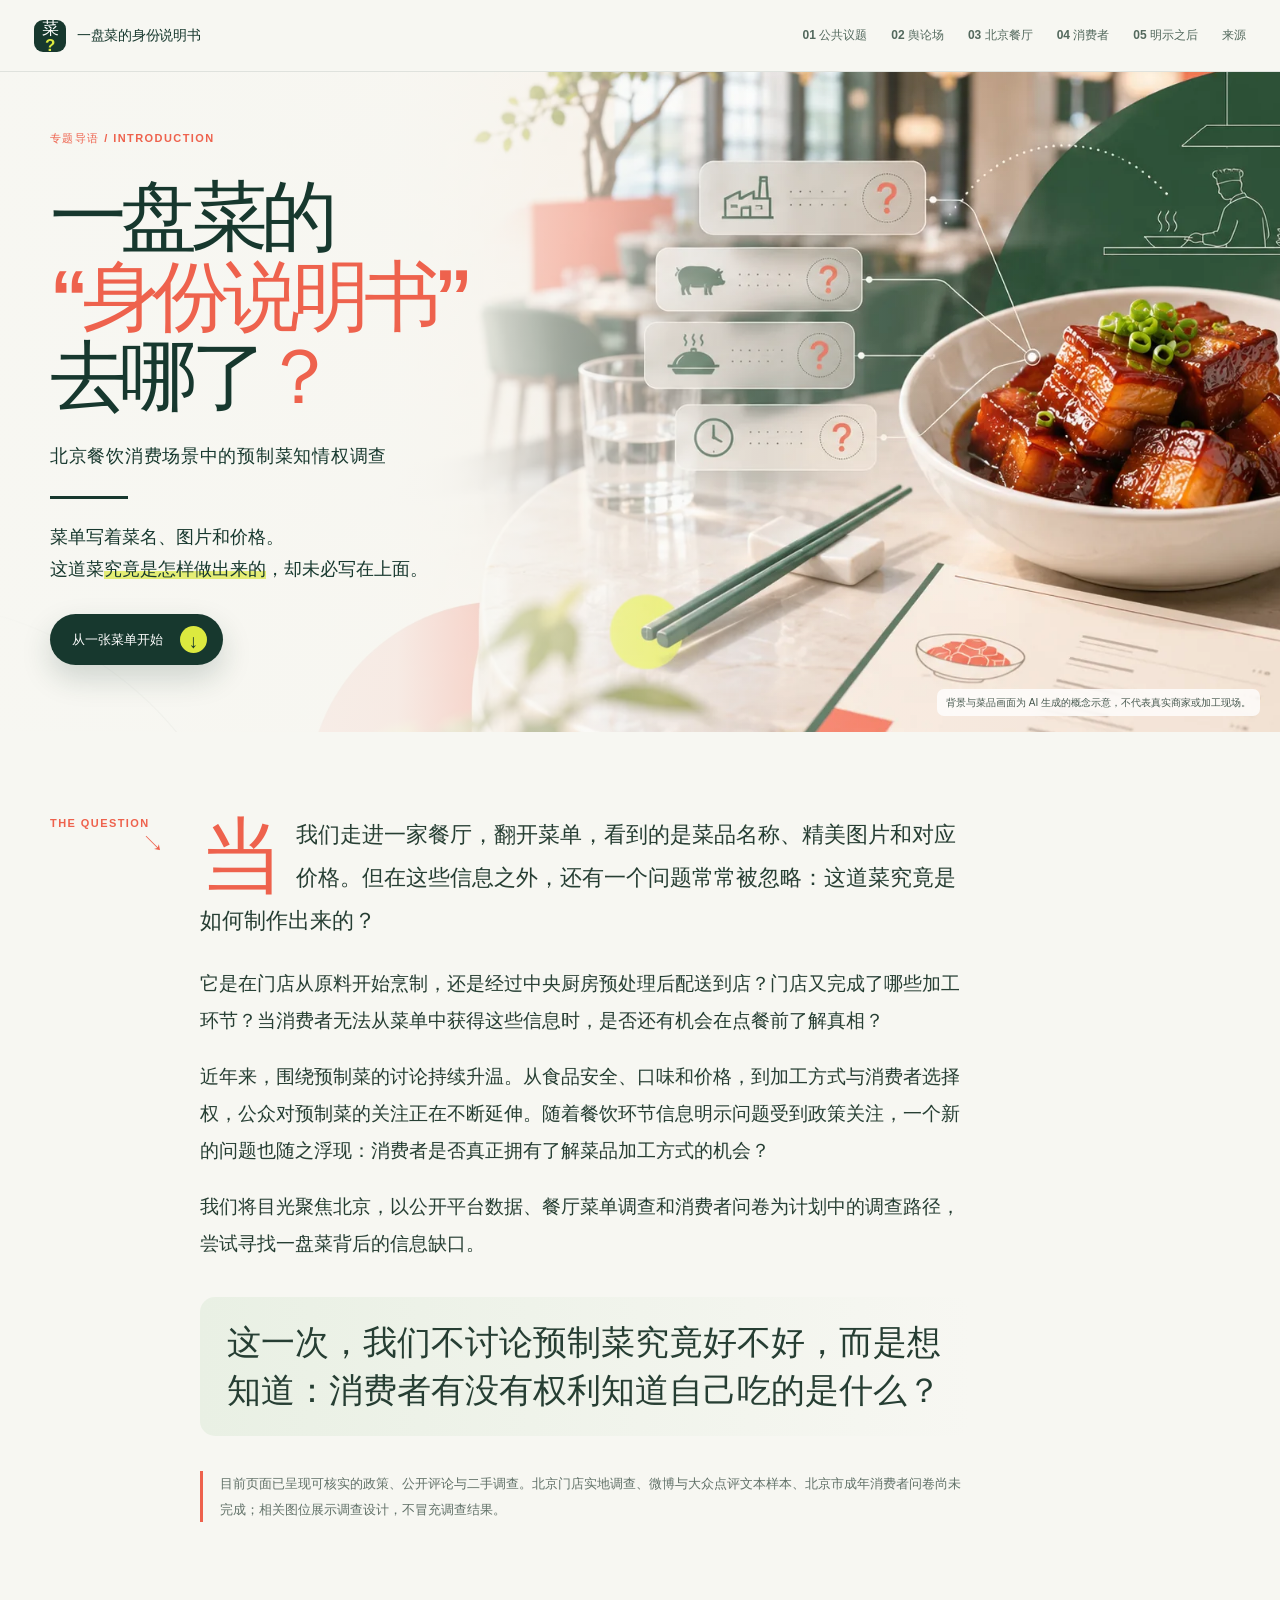
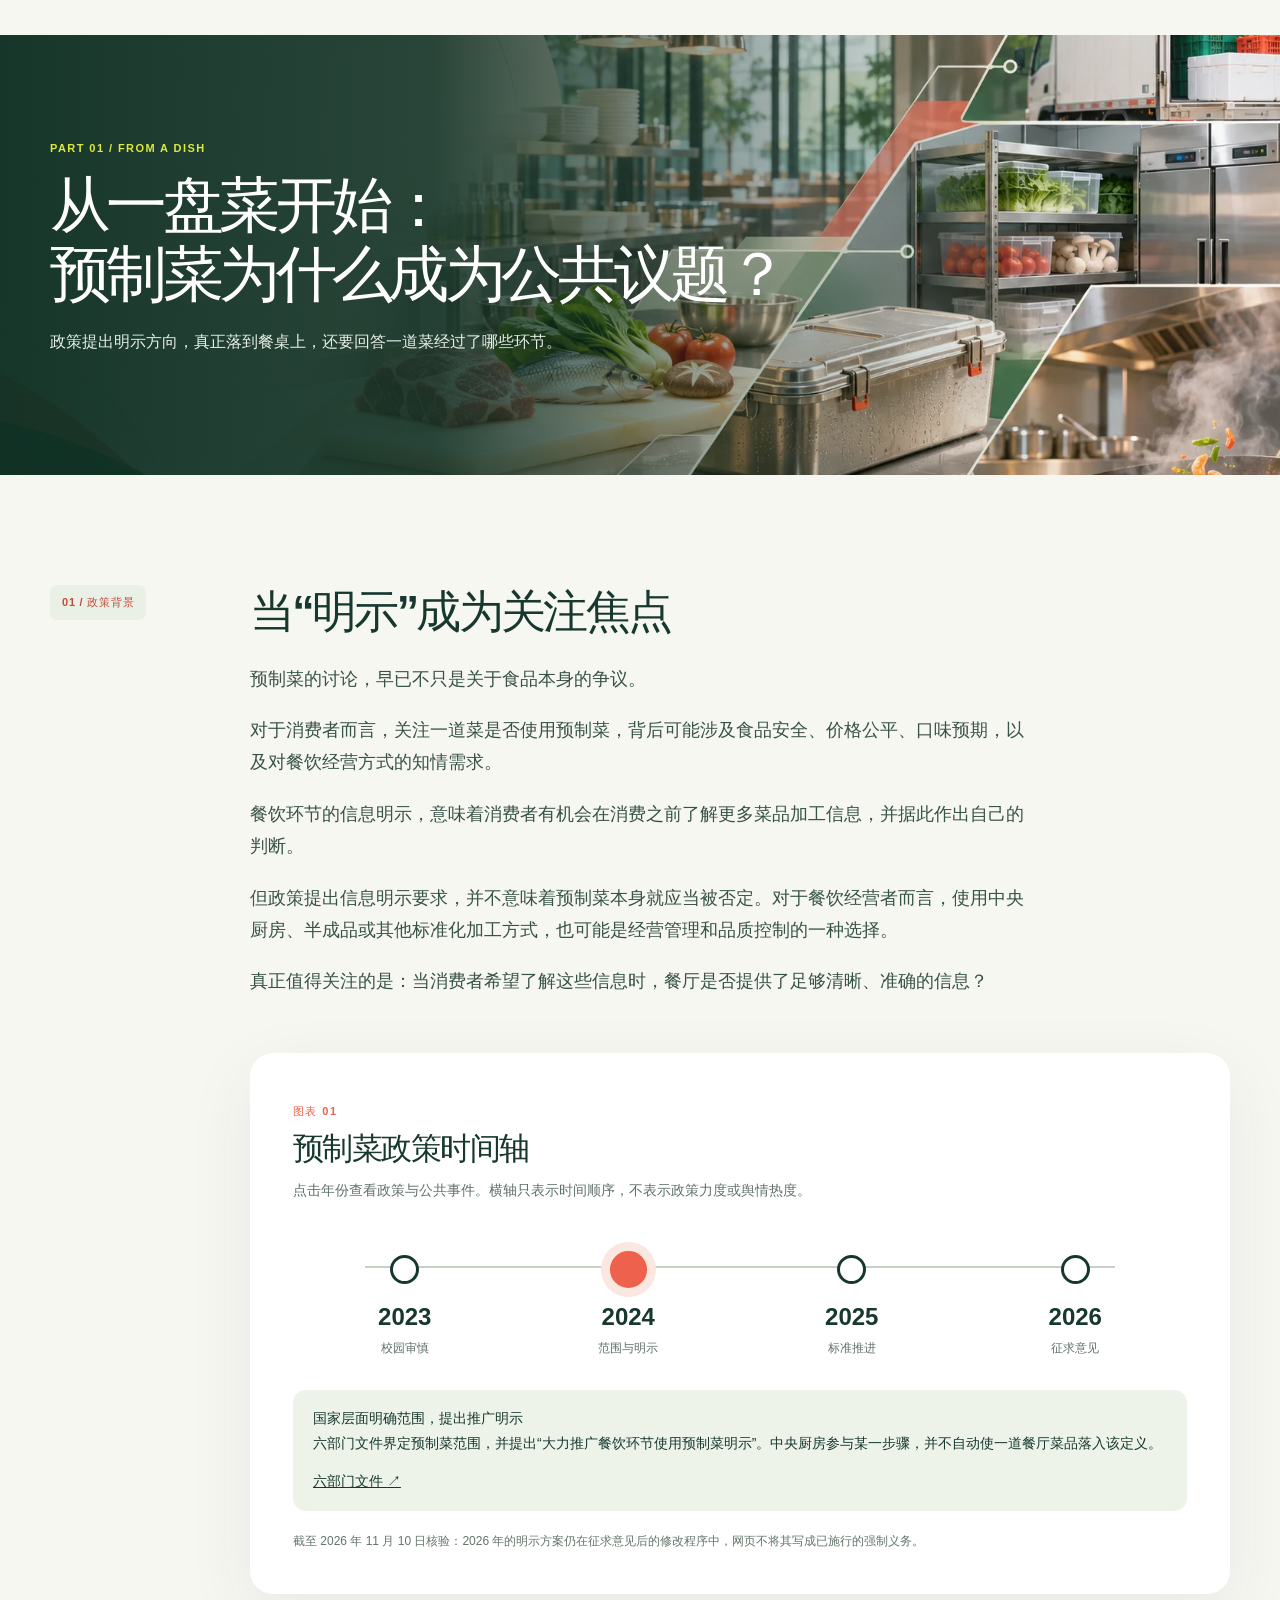
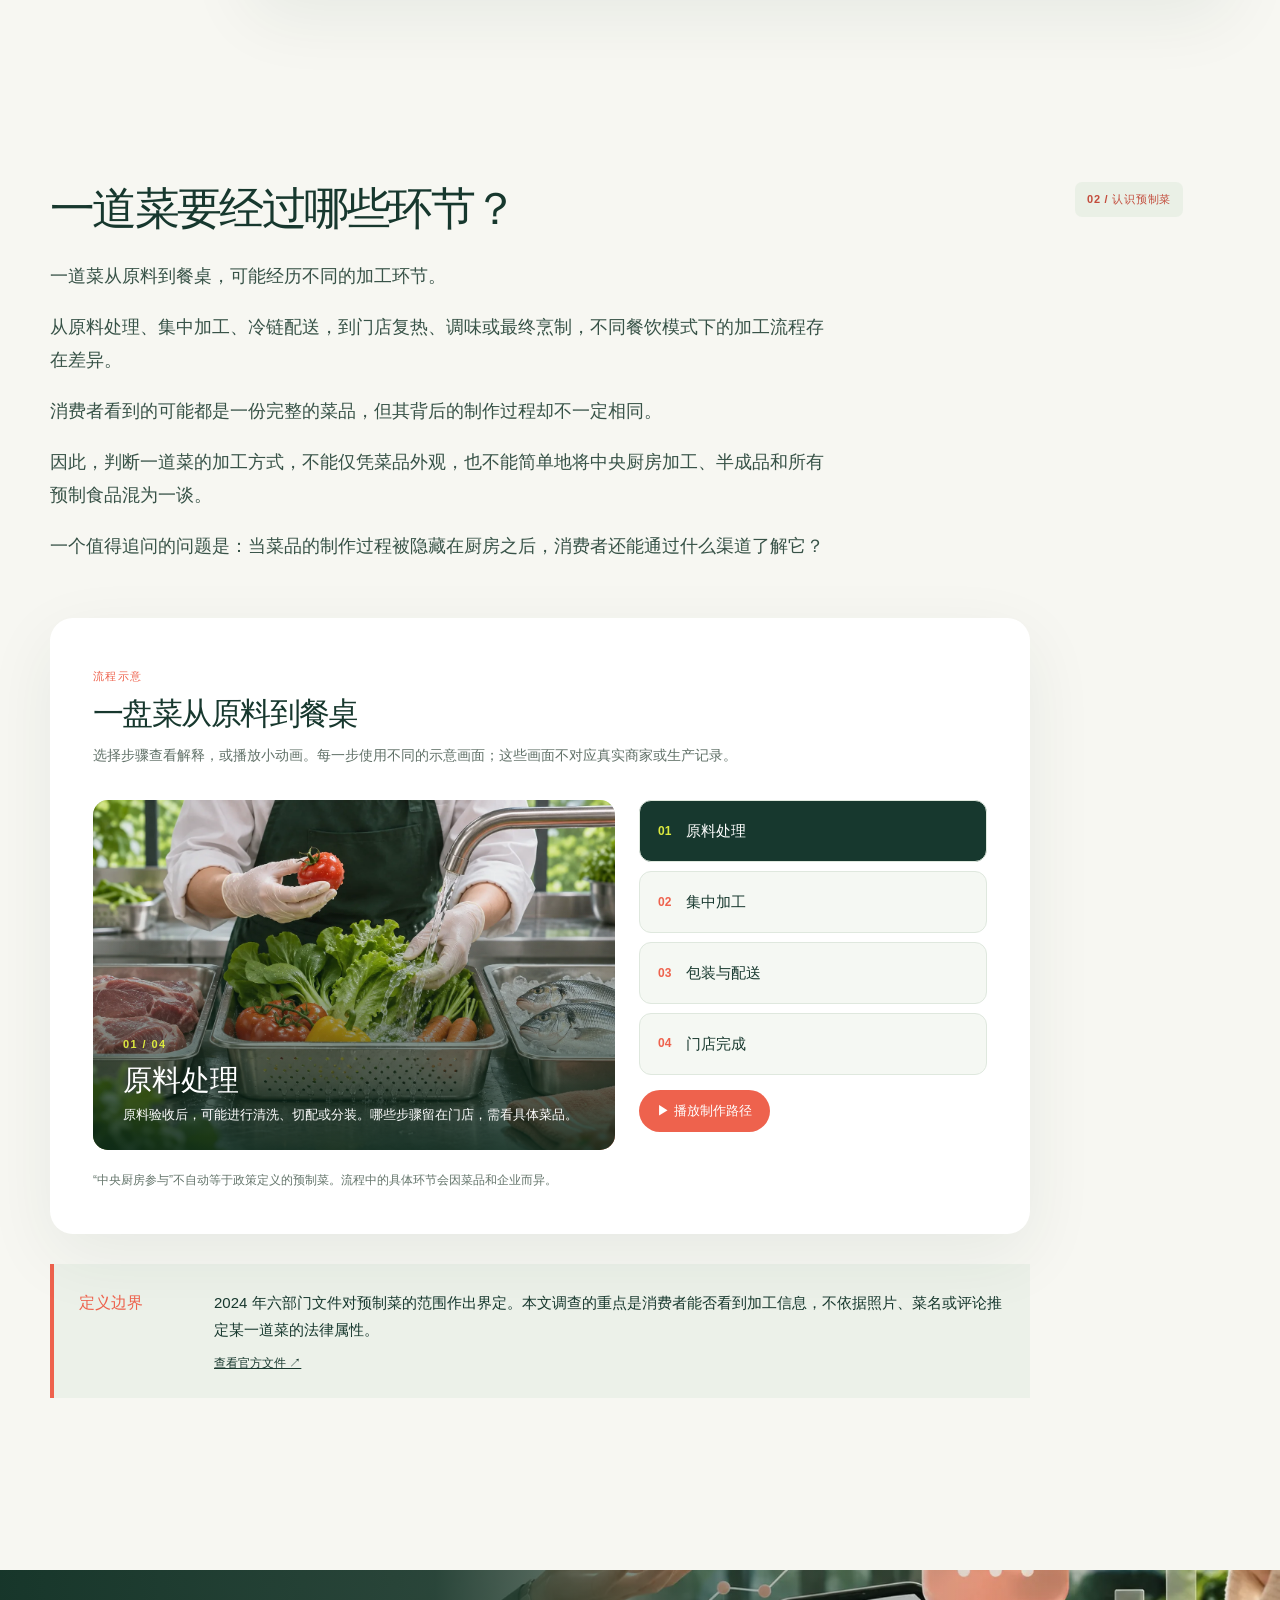
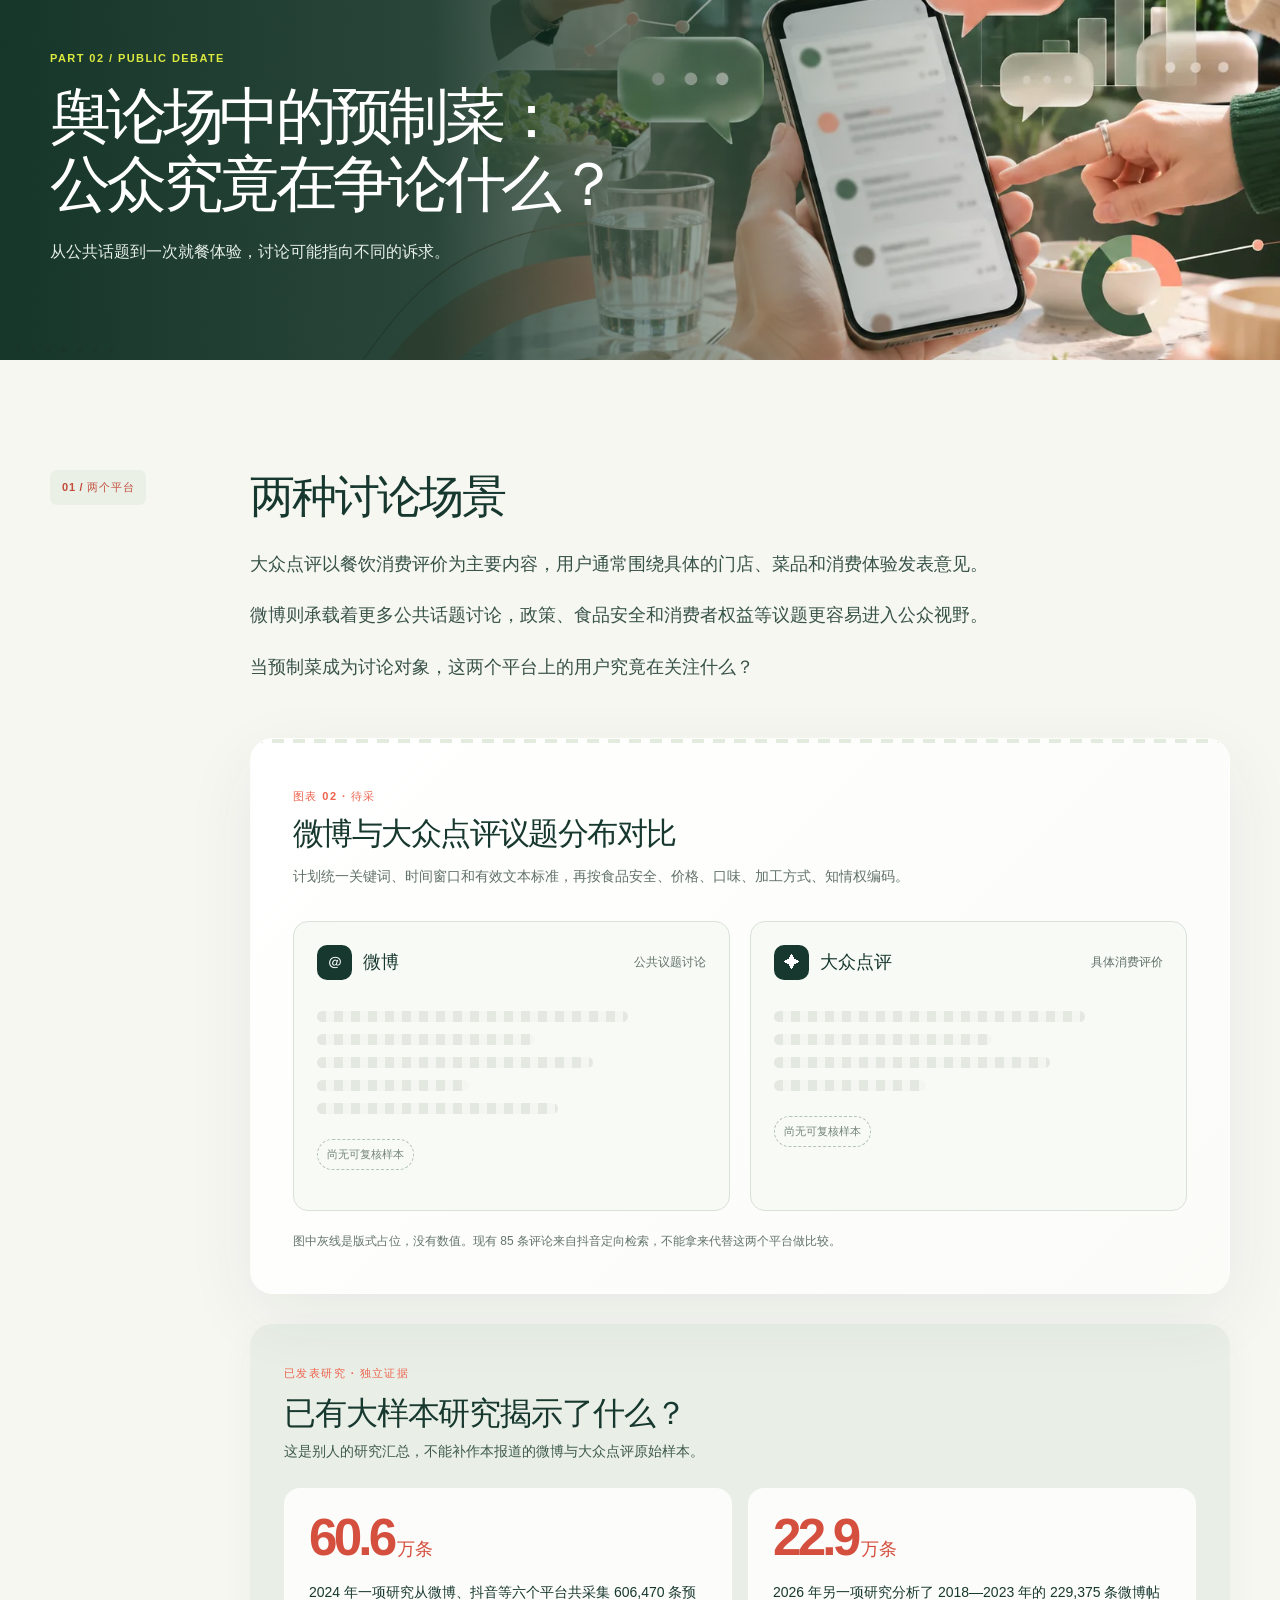
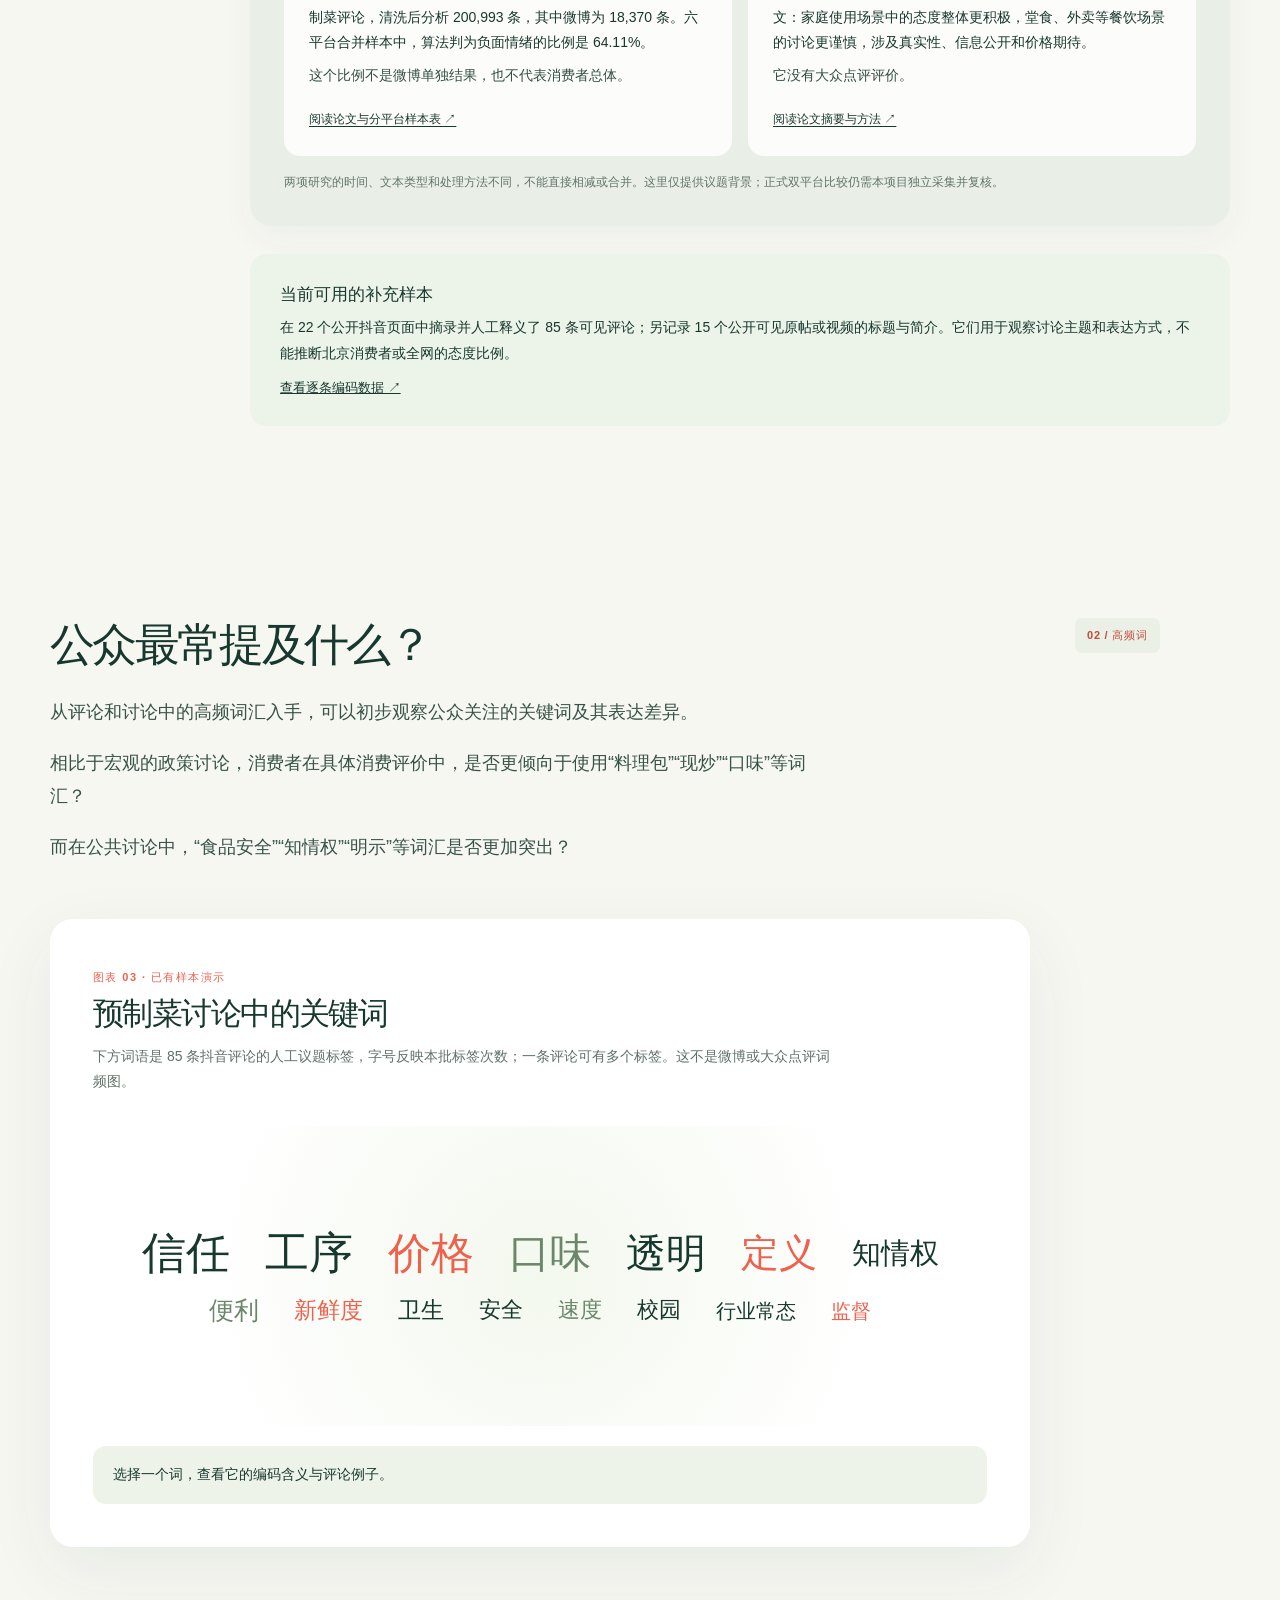
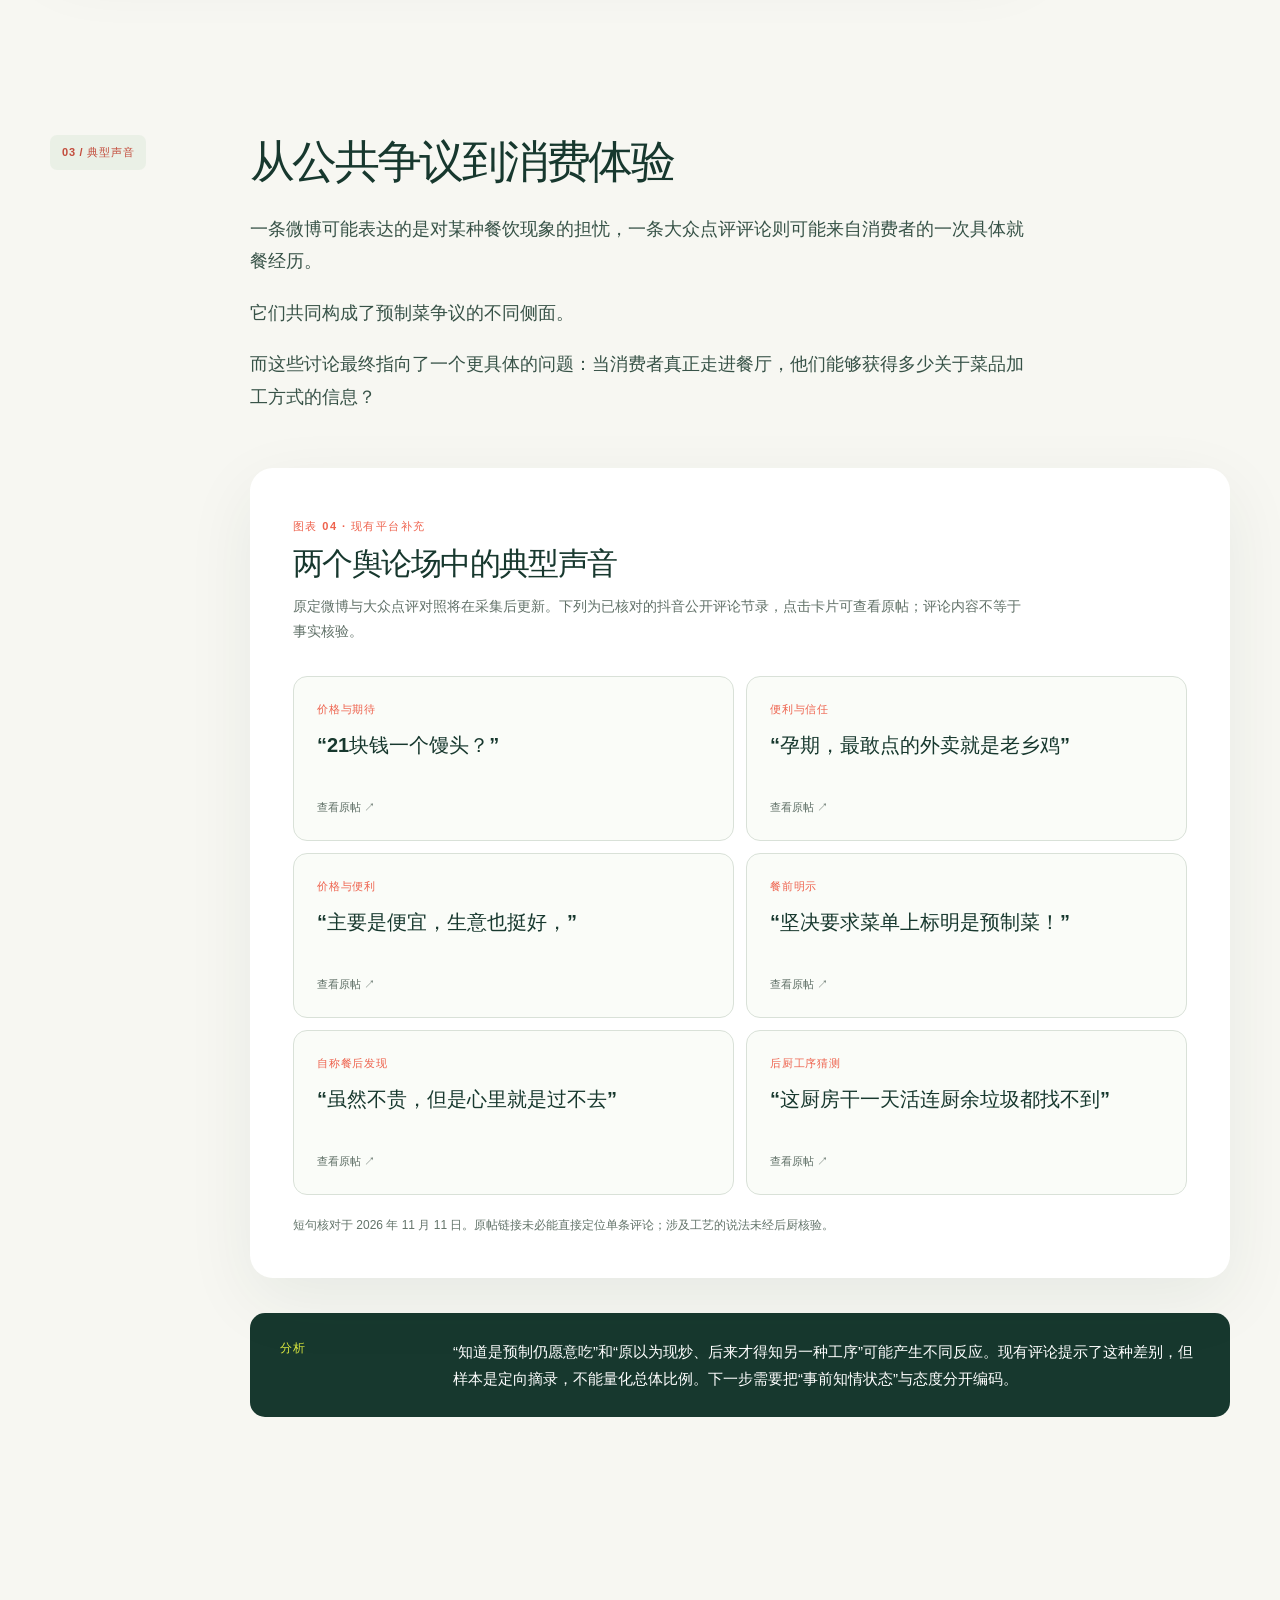
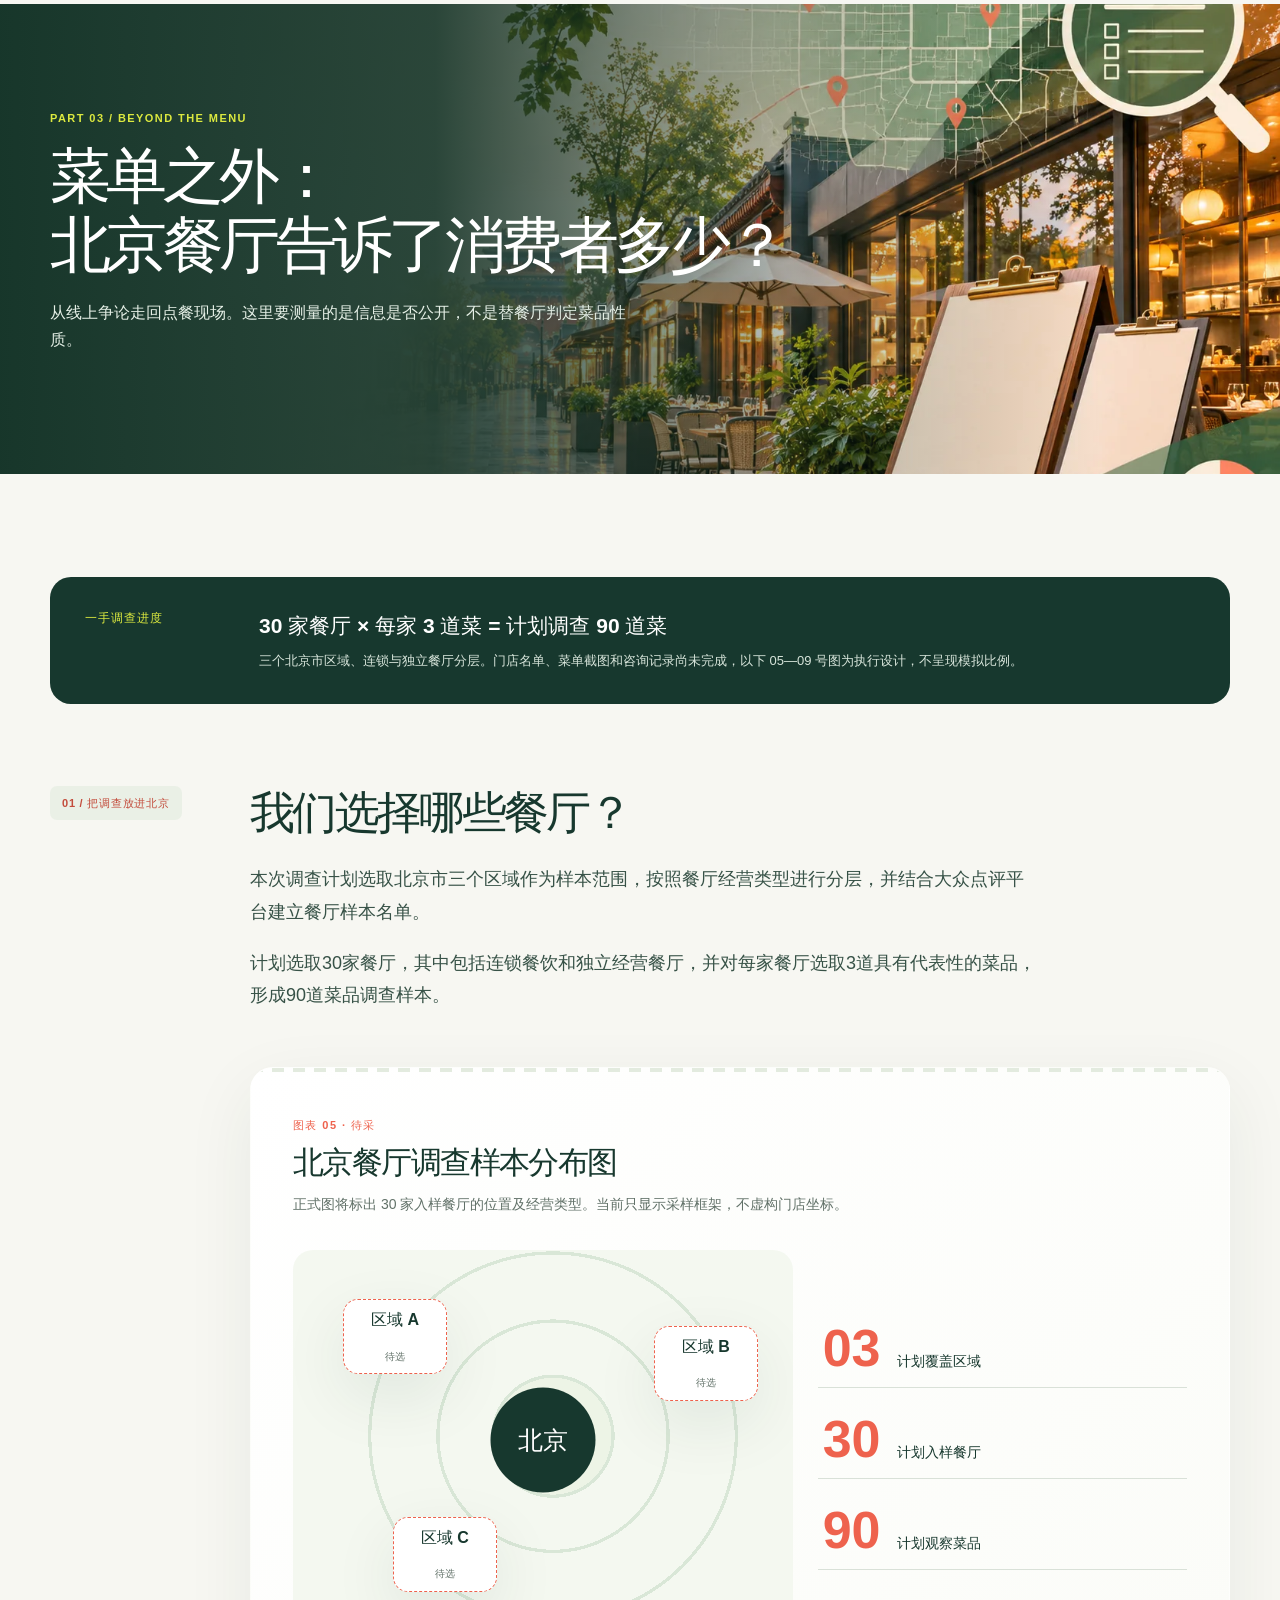
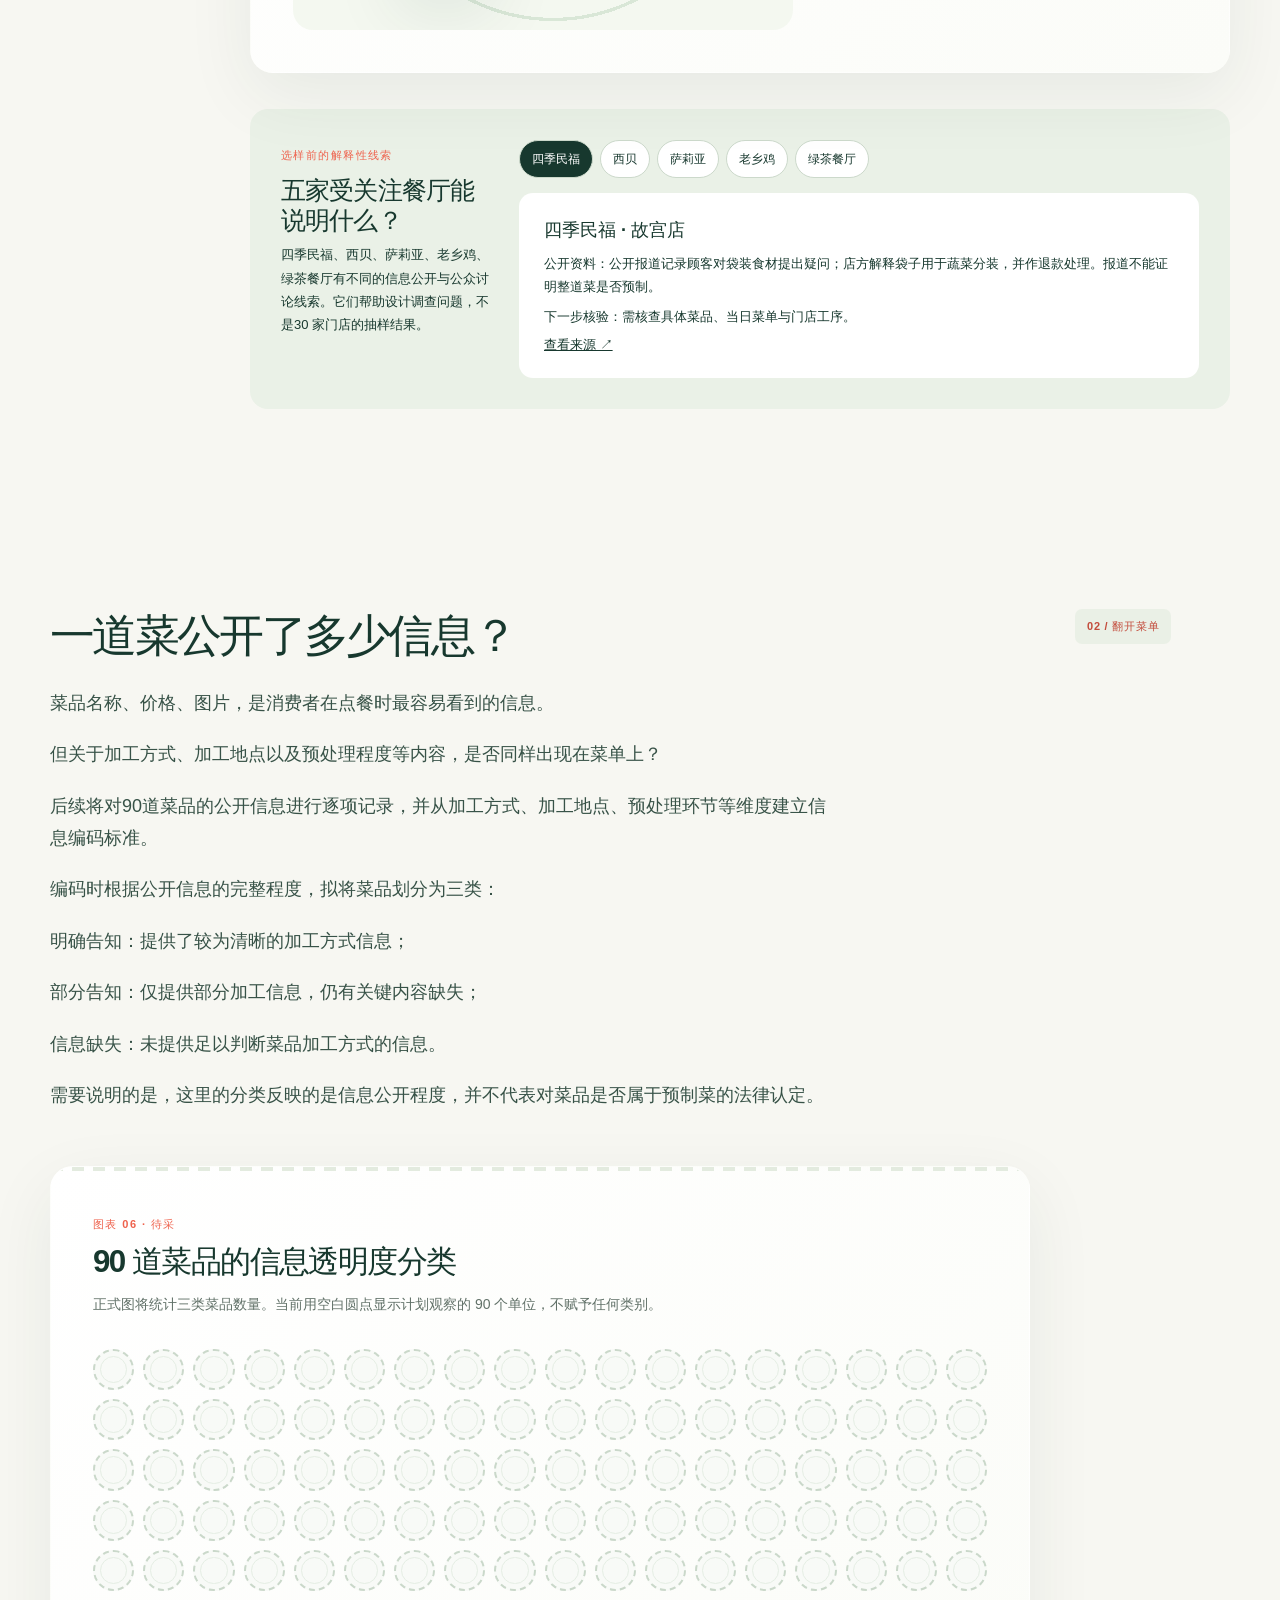
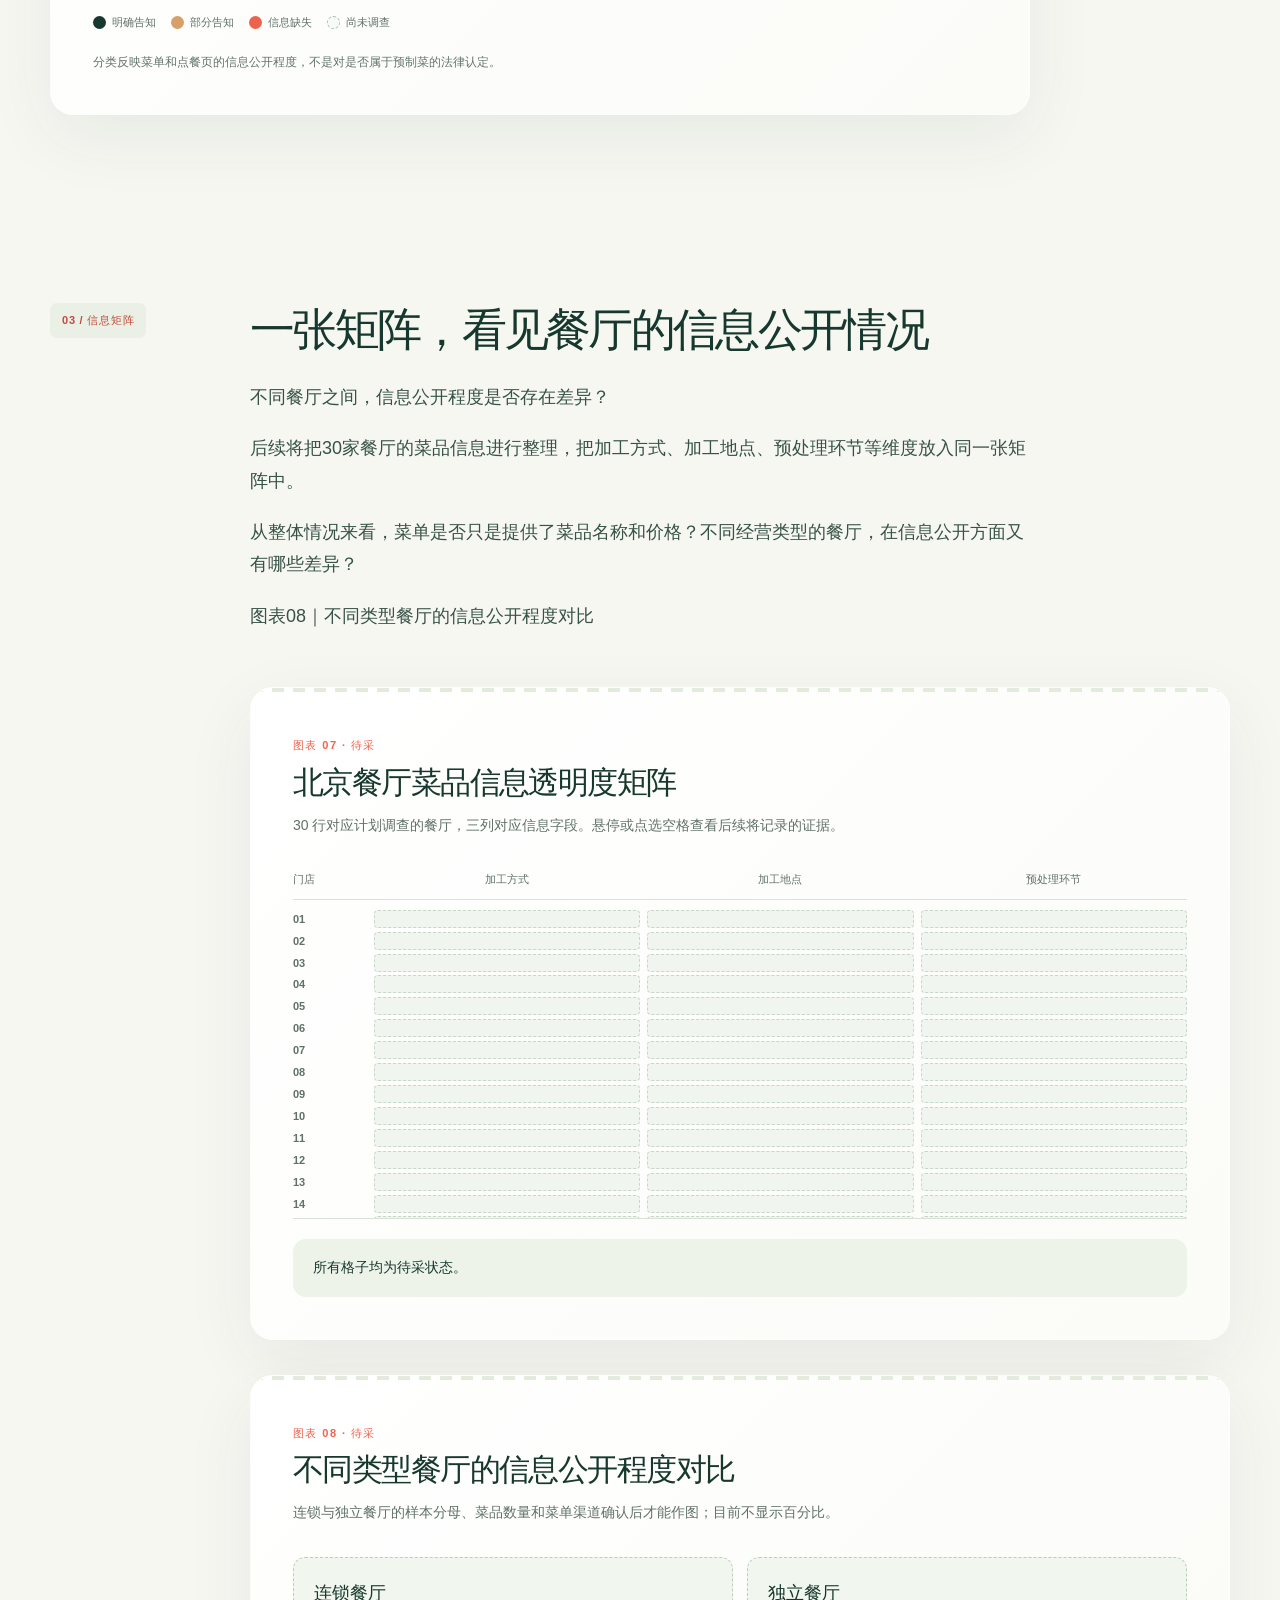
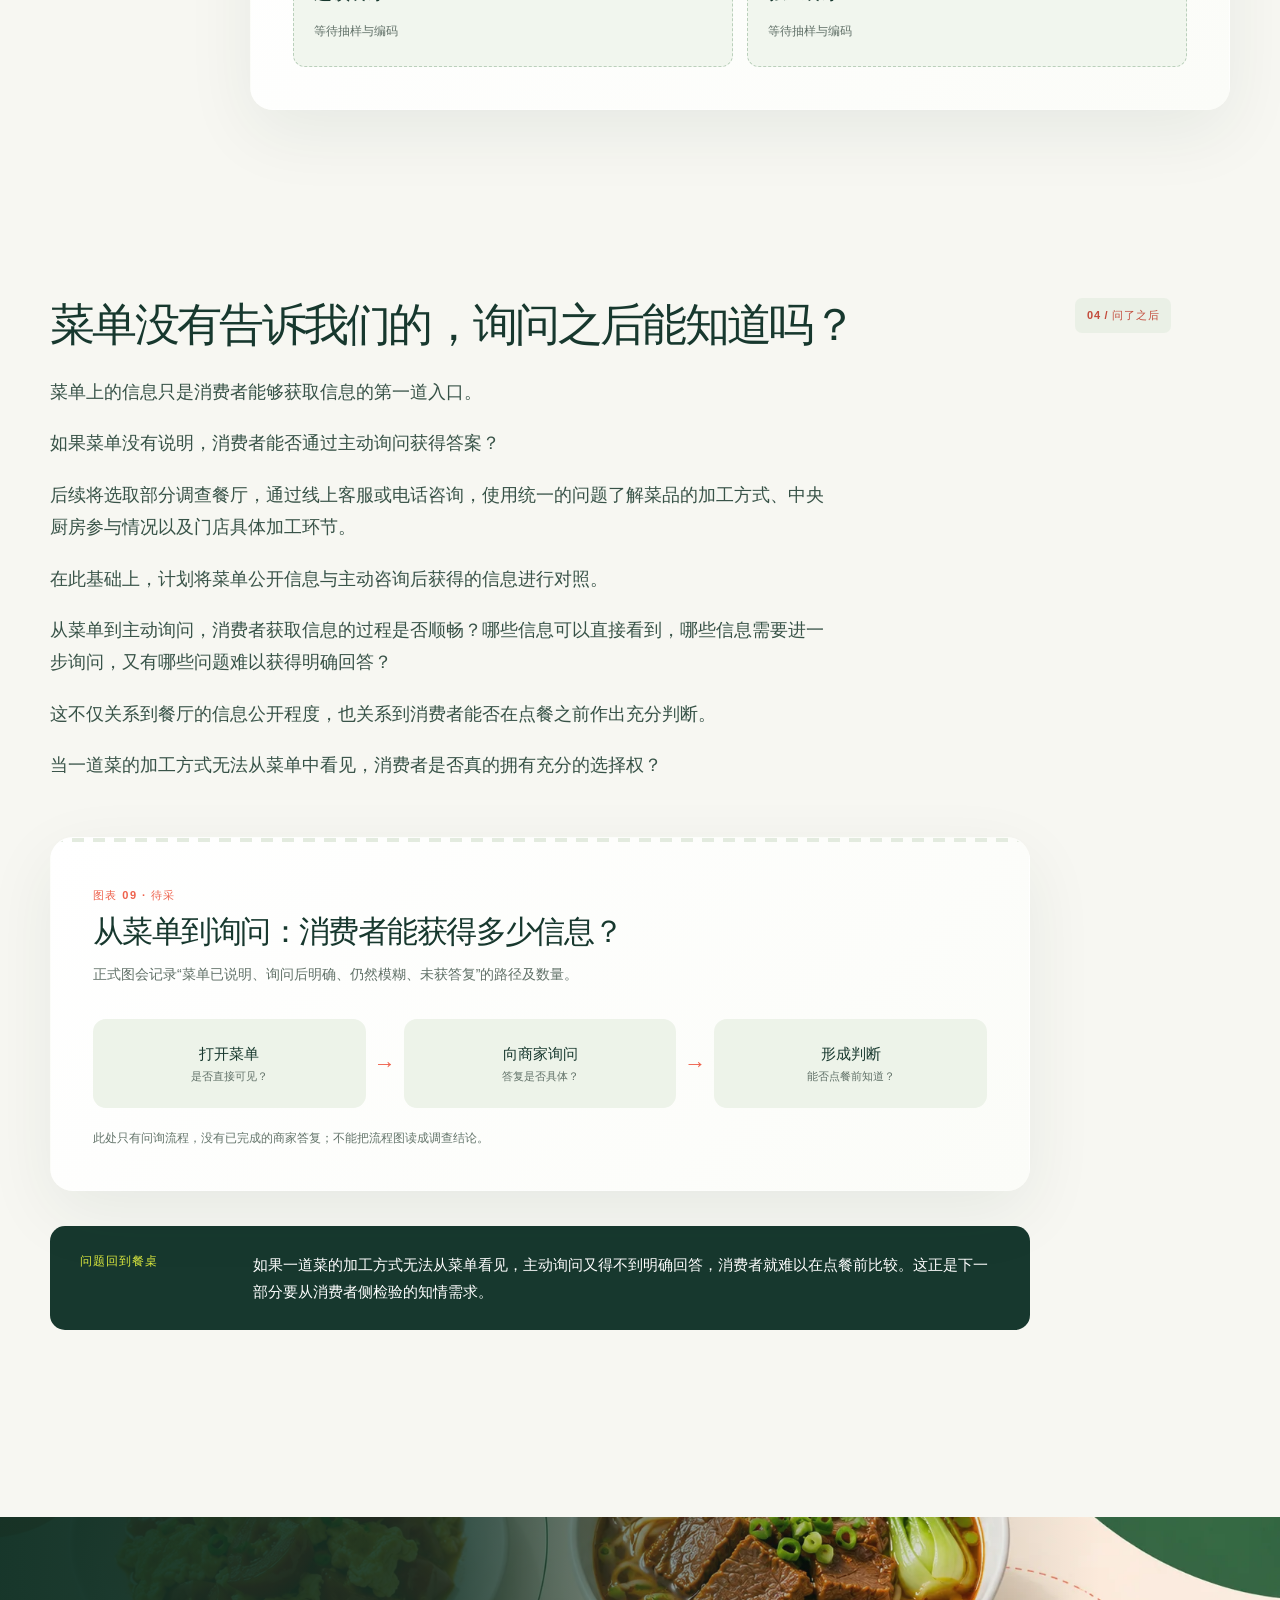
<file: yuzhicai/framework_v3/index.html>
<!doctype html>
<html lang="zh-CN">
<head>
  <meta charset="utf-8">
  <meta name="viewport" content="width=device-width,initial-scale=1">
  <meta name="theme-color" content="#f7f7f2">
  <meta name="description" content="一盘菜的身份说明书去哪了？北京餐饮消费场景中的预制菜知情权调查。按专题导语的五个章节呈现已核实资料、待完成调查与互动设计。">
  <title>一盘菜的“身份说明书”去哪了？｜数据新闻</title>
  <link rel="stylesheet" href="style.css">
  <script src="app.js" defer></script>
</head>
<body>
  <div class="read-progress" aria-hidden="true"><span id="read-progress"></span></div>
  <a class="skip" href="#intro">跳到正文</a>
  <header class="site-header">
    <a class="brand" href="#intro"><span class="brand-mark">菜<span>?</span></span><span>一盘菜的身份说明书</span></a>
    <nav class="main-nav" aria-label="章节导航">
      <a href="#part1">01 公共议题</a><a href="#part2">02 舆论场</a><a href="#part3">03 北京餐厅</a><a href="#part4">04 消费者</a><a href="#part5">05 明示之后</a><a href="#sources">来源</a>
    </nav>
    <button class="menu-toggle" id="menu-toggle" aria-expanded="false" aria-controls="mobile-nav" aria-label="打开章节目录">☰</button>
  </header>
  <nav class="mobile-nav" id="mobile-nav" aria-label="移动端章节目录" hidden><a href="#part1">01 公共议题</a><a href="#part2">02 舆论场</a><a href="#part3">03 北京餐厅</a><a href="#part4">04 消费者</a><a href="#part5">05 明示之后</a><a href="#sources">来源与方法</a></nav>

  <main>
    <section class="hero" id="intro" aria-labelledby="hero-title">
      <div class="hero-art" role="img" aria-label="示意画面：餐桌上摆着红烧肉，菜单上菜品的加工信息仍是问号"></div>
      <div class="hero-shade"></div>
      <div class="hero-content wrap">
        <p class="eyebrow">专题导语 / INTRODUCTION</p>
        <h1 id="hero-title">一盘菜的<br><em>“身份说明书”</em><br>去哪了<span class="question-mark">？</span></h1>
        <p class="hero-sub">北京餐饮消费场景中的预制菜知情权调查</p>
        <div class="hero-line"></div>
        <p class="hero-lead">菜单写着菜名、图片和价格。<br>这道菜<mark>究竟是怎样做出来的</mark>，却未必写在上面。</p>
        <a class="round-link" href="#intro-copy">从一张菜单开始 <span aria-hidden="true">↓</span></a>
      </div>
      <div class="hero-caption">背景与菜品画面为 AI 生成的概念示意，不代表真实商家或加工现场。</div>
    </section>

    <section class="intro-copy wrap prose" id="intro-copy" aria-label="专题导语正文">
      <div class="intro-index">THE QUESTION <span>↘</span></div>
      <div><p class="dropcap">当我们走进一家餐厅，翻开菜单，看到的是菜品名称、精美图片和对应价格。但在这些信息之外，还有一个问题常常被忽略：这道菜究竟是如何制作出来的？</p>
      <p>它是在门店从原料开始烹制，还是经过中央厨房预处理后配送到店？门店又完成了哪些加工环节？当消费者无法从菜单中获得这些信息时，是否还有机会在点餐前了解真相？</p>
      <p>近年来，围绕预制菜的讨论持续升温。从食品安全、口味和价格，到加工方式与消费者选择权，公众对预制菜的关注正在不断延伸。随着餐饮环节信息明示问题受到政策关注，一个新的问题也随之浮现：消费者是否真正拥有了解菜品加工方式的机会？</p><p>我们将目光聚焦北京，以公开平台数据、餐厅菜单调查和消费者问卷为计划中的调查路径，尝试寻找一盘菜背后的信息缺口。</p>
      <p class="intro-question">这一次，我们不讨论预制菜究竟好不好，而是想知道：消费者有没有权利知道自己吃的是什么？</p>
      <p class="evidence-note">目前页面已呈现可核实的政策、公开评论与二手调查。北京门店实地调查、微博与大众点评文本样本、北京市成年消费者问卷尚未完成；相关图位展示调查设计，不冒充调查结果。</p></div>
    </section>

    <section class="chapter" id="part1" aria-labelledby="part1-title">
      <div class="chapter-hero process-bg"><div class="chapter-hero-overlay"></div><div class="wrap chapter-text"><p class="eyebrow">PART 01 / FROM A DISH</p><h2 id="part1-title">从一盘菜开始：<br>预制菜为什么成为公共议题？</h2><p>政策提出明示方向，真正落到餐桌上，还要回答一道菜经过了哪些环节。</p></div></div>
      <div class="wrap chapter-body">
        <div class="subchapter" id="policy"><div class="side-num">01 / 政策背景</div><div class="subchapter-main"><h3>当“明示”成为关注焦点</h3><p>预制菜的讨论，早已不只是关于食品本身的争议。</p><p>对于消费者而言，关注一道菜是否使用预制菜，背后可能涉及食品安全、价格公平、口味预期，以及对餐饮经营方式的知情需求。</p><p>餐饮环节的信息明示，意味着消费者有机会在消费之前了解更多菜品加工信息，并据此作出自己的判断。</p><p>但政策提出信息明示要求，并不意味着预制菜本身就应当被否定。对于餐饮经营者而言，使用中央厨房、半成品或其他标准化加工方式，也可能是经营管理和品质控制的一种选择。</p><p>真正值得关注的是：当消费者希望了解这些信息时，餐厅是否提供了足够清晰、准确的信息？</p><figure class="data-card timeline-card" id="fig01"><figcaption><span class="fig-no">图表 01</span><h4>预制菜政策时间轴</h4><p>点击年份查看政策与公共事件。横轴只表示时间顺序，不表示政策力度或舆情热度。</p></figcaption><div class="timeline" id="policy-timeline"><button data-year="2023" aria-pressed="false"><b>2023</b><small>校园审慎</small></button><button data-year="2024" aria-pressed="true"><b>2024</b><small>范围与明示</small></button><button data-year="2025" aria-pressed="false"><b>2025</b><small>标准推进</small></button><button data-year="2026" aria-pressed="false"><b>2026</b><small>征求意见</small></button></div><div class="chart-detail" id="policy-detail" aria-live="polite"></div><p class="source-note">截至 2026 年 11 月 10 日核验：2026 年的明示方案仍在征求意见后的修改程序中，网页不将其写成已施行的强制义务。</p></figure>
        </div></div>
        <div class="subchapter" id="process"><div class="side-num">02 / 认识预制菜</div><div class="subchapter-main"><h3>一道菜要经过哪些环节？</h3><p>一道菜从原料到餐桌，可能经历不同的加工环节。</p><p>从原料处理、集中加工、冷链配送，到门店复热、调味或最终烹制，不同餐饮模式下的加工流程存在差异。</p><p>消费者看到的可能都是一份完整的菜品，但其背后的制作过程却不一定相同。</p><p>因此，判断一道菜的加工方式，不能仅凭菜品外观，也不能简单地将中央厨房加工、半成品和所有预制食品混为一谈。</p><p>一个值得追问的问题是：当菜品的制作过程被隐藏在厨房之后，消费者还能通过什么渠道了解它？</p><figure class="data-card process-card" id="fig-process"><figcaption><span class="fig-no">流程示意</span><h4>一盘菜从原料到餐桌</h4><p>选择步骤查看解释，或播放小动画。每一步使用不同的示意画面；这些画面不对应真实商家或生产记录。</p></figcaption><div class="process-grid"><div class="process-visual"><img class="process-image" id="process-stage-image" src="assets/stage-raw.svg" alt="示意画面：原料在厨房被验收、清洗和分拣"><div class="process-overlay"><span id="process-count">01 / 04</span><strong id="process-title">原料处理</strong><p id="process-copy"></p></div></div><div class="process-controls"><div class="process-steps" id="process-steps"></div><button class="play-button" id="process-play" type="button" aria-pressed="false">▶ 播放制作路径</button></div></div><p class="source-note">“中央厨房参与”不自动等于政策定义的预制菜。流程中的具体环节会因菜品和企业而异。</p></figure>
          <div class="boundary-callout"><span>定义边界</span><p>2024 年六部门文件对预制菜的范围作出界定。本文调查的重点是<strong>消费者能否看到加工信息</strong>，不依据照片、菜名或评论推定某一道菜的法律属性。</p><a href="https://www.samr.gov.cn/zw/zfxxgk/fdzdgknr/spscs/art/2024/art_e1ba9385be204186adc0f2cfef717693.html" target="_blank" rel="noopener">查看官方文件 ↗</a></div>
        </div></div>
      </div>
    </section>

    <section class="chapter" id="part2" aria-labelledby="part2-title">
      <div class="chapter-hero discourse-bg"><div class="chapter-hero-overlay"></div><div class="wrap chapter-text"><p class="eyebrow">PART 02 / PUBLIC DEBATE</p><h2 id="part2-title">舆论场中的预制菜：<br>公众究竟在争论什么？</h2><p>从公共话题到一次就餐体验，讨论可能指向不同的诉求。</p></div></div>
      <div class="wrap chapter-body">
        <div class="subchapter" id="platforms"><div class="side-num">01 / 两个平台</div><div class="subchapter-main"><h3>两种讨论场景</h3><p>大众点评以餐饮消费评价为主要内容，用户通常围绕具体的门店、菜品和消费体验发表意见。</p><p>微博则承载着更多公共话题讨论，政策、食品安全和消费者权益等议题更容易进入公众视野。</p><p>当预制菜成为讨论对象，这两个平台上的用户究竟在关注什么？</p><figure class="data-card pending-card" id="fig02"><figcaption><span class="fig-no">图表 02 · 待采</span><h4>微博与大众点评议题分布对比</h4><p>计划统一关键词、时间窗口和有效文本标准，再按食品安全、价格、口味、加工方式、知情权编码。</p></figcaption><div class="platform-grid"><div class="platform-ghost"><div class="platform-top"><span class="platform-icon">＠</span><b>微博</b><small>公共议题讨论</small></div><div class="ghost-bars"><i></i><i></i><i></i><i></i><i></i></div><span class="pending-badge">尚无可复核样本</span></div><div class="platform-ghost"><div class="platform-top"><span class="platform-icon">✦</span><b>大众点评</b><small>具体消费评价</small></div><div class="ghost-bars"><i></i><i></i><i></i><i></i></div><span class="pending-badge">尚无可复核样本</span></div></div><p class="source-note">图中灰线是版式占位，没有数值。现有 85 条评论来自抖音定向检索，不能拿来代替这两个平台做比较。</p></figure>
          <aside class="large-study" aria-label="已发表的大样本社交媒体研究"><div class="large-study-heading"><span class="fig-no">已发表研究 · 独立证据</span><h4>已有大样本研究揭示了什么？</h4><p>这是别人的研究汇总，不能补作本报道的微博与大众点评原始样本。</p></div><div class="large-study-grid"><div><strong>60.6<small>万条</small></strong><p>2024 年一项研究从微博、抖音等六个平台共采集 606,470 条预制菜评论，清洗后分析 200,993 条，其中微博为 18,370 条。六平台合并样本中，算法判为负面情绪的比例是 64.11%。<em>这个比例不是微博单独结果，也不代表消费者总体。</em></p><a href="https://www.frontiersin.org/journals/public-health/articles/10.3389/fpubh.2024.1424690/full" target="_blank" rel="noopener">阅读论文与分平台样本表 ↗</a></div><div><strong>22.9<small>万条</small></strong><p>2026 年另一项研究分析了 2018—2023 年的 229,375 条微博帖文：家庭使用场景中的态度整体更积极，堂食、外卖等餐饮场景的讨论更谨慎，涉及真实性、信息公开和价格期待。<em>它没有大众点评评价。</em></p><a href="https://www.sciencedirect.com/science/article/pii/S1878450X26000107" target="_blank" rel="noopener">阅读论文摘要与方法 ↗</a></div></div><p class="source-note">两项研究的时间、文本类型和处理方法不同，不能直接相减或合并。这里仅提供议题背景；正式双平台比较仍需本项目独立采集并复核。</p></aside>
          <div class="supplement"><strong>当前可用的补充样本</strong><p>在 22 个公开抖音页面中摘录并人工释义了 85 条可见评论；另记录 15 个公开可见原帖或视频的标题与简介。它们用于观察讨论主题和表达方式，不能推断北京消费者或全网的态度比例。</p><a href="%E8%88%86%E8%AE%BA%E6%95%B0%E6%8D%AE_%E7%AC%AC%E4%BA%8C%E9%98%B6%E6%AE%B5/%E5%85%AC%E4%BC%97%E8%AF%84%E8%AE%BA_%E4%BA%BA%E5%B7%A5%E7%BC%96%E7%A0%81%E6%A0%B7%E6%9C%AC.json">查看逐条编码数据 ↗</a></div>
        </div></div>
        <div class="subchapter" id="keywords"><div class="side-num">02 / 高频词</div><div class="subchapter-main"><h3>公众最常提及什么？</h3><p>从评论和讨论中的高频词汇入手，可以初步观察公众关注的关键词及其表达差异。</p><p>相比于宏观的政策讨论，消费者在具体消费评价中，是否更倾向于使用“料理包”“现炒”“口味”等词汇？</p><p>而在公共讨论中，“食品安全”“知情权”“明示”等词汇是否更加突出？</p><figure class="data-card keyword-card" id="fig03"><figcaption><span class="fig-no">图表 03 · 已有样本演示</span><h4>预制菜讨论中的关键词</h4><p>下方词语是 85 条抖音评论的人工议题标签，字号反映本批标签次数；一条评论可有多个标签。这不是微博或大众点评词频图。</p></figcaption><div class="tag-cloud" id="tag-cloud" role="group" aria-label="评论议题标签词云"></div><div class="chart-detail" id="tag-detail" aria-live="polite">选择一个词，查看它的编码含义与评论例子。</div></figure>
        </div></div>
        <div class="subchapter" id="public-voices"><div class="side-num">03 / 典型声音</div><div class="subchapter-main"><h3>从公共争议到消费体验</h3><p>一条微博可能表达的是对某种餐饮现象的担忧，一条大众点评评论则可能来自消费者的一次具体就餐经历。</p><p>它们共同构成了预制菜争议的不同侧面。</p><p>而这些讨论最终指向了一个更具体的问题：当消费者真正走进餐厅，他们能够获得多少关于菜品加工方式的信息？</p><figure class="data-card quote-card" id="fig04"><figcaption><span class="fig-no">图表 04 · 现有平台补充</span><h4>两个舆论场中的典型声音</h4><p>原定微博与大众点评对照将在采集后更新。下列为已核对的抖音公开评论节录，点击卡片可查看原帖；评论内容不等于事实核验。</p></figcaption><div class="quote-grid"><a class="quote" href="https://www.douyin.com/video/7549039670450081033" target="_blank" rel="noopener"><span>价格与期待</span><blockquote>“21块钱一个馒头？”</blockquote><small>查看原帖 ↗</small></a><a class="quote" href="https://www.douyin.com/video/7549213622199668009" target="_blank" rel="noopener"><span>便利与信任</span><blockquote>“孕期，最敢点的外卖就是老乡鸡”</blockquote><small>查看原帖 ↗</small></a><a class="quote" href="https://www.douyin.com/video/7159730019126791464" target="_blank" rel="noopener"><span>价格与便利</span><blockquote>“主要是便宜，生意也挺好，”</blockquote><small>查看原帖 ↗</small></a><a class="quote" href="https://www.douyin.com/video/7276950700150623547" target="_blank" rel="noopener"><span>餐前明示</span><blockquote>“坚决要求菜单上标明是预制菜！”</blockquote><small>查看原帖 ↗</small></a><a class="quote" href="https://www.douyin.com/video/7530985120971443506" target="_blank" rel="noopener"><span>自称餐后发现</span><blockquote>“虽然不贵，但是心里就是过不去”</blockquote><small>查看原帖 ↗</small></a><a class="quote" href="https://www.douyin.com/video/7549165627732512060" target="_blank" rel="noopener"><span>后厨工序猜测</span><blockquote>“这厨房干一天活连厨余垃圾都找不到”</blockquote><small>查看原帖 ↗</small></a></div><p class="source-note">短句核对于 2026 年 11 月 11 日。原帖链接未必能直接定位单条评论；涉及工艺的说法未经后厨核验。</p></figure>
          <div class="analysis-band"><span>分析</span><p>“知道是预制仍愿意吃”和“原以为现炒、后来才得知另一种工序”可能产生不同反应。现有评论提示了这种差别，但样本是定向摘录，不能量化总体比例。下一步需要把“事前知情状态”与态度分开编码。</p></div>
        </div></div>
      </div>
    </section>

    <section class="chapter" id="part3" aria-labelledby="part3-title">
      <div class="chapter-hero beijing-bg"><div class="chapter-hero-overlay"></div><div class="wrap chapter-text"><p class="eyebrow">PART 03 / BEYOND THE MENU</p><h2 id="part3-title">菜单之外：<br>北京餐厅告诉了消费者多少？</h2><p>从线上争论走回点餐现场。这里要测量的是信息是否公开，不是替餐厅判定菜品性质。</p></div></div>
      <div class="wrap chapter-body">
        <div class="research-status"><span>一手调查进度</span><strong>30 家餐厅 × 每家 3 道菜 = 计划调查 90 道菜</strong><p>三个北京市区域、连锁与独立餐厅分层。门店名单、菜单截图和咨询记录尚未完成，以下 05—09 号图为执行设计，不呈现模拟比例。</p></div>
        <div class="subchapter" id="sample"><div class="side-num">01 / 把调查放进北京</div><div class="subchapter-main"><h3>我们选择哪些餐厅？</h3><p>本次调查计划选取北京市三个区域作为样本范围，按照餐厅经营类型进行分层，并结合大众点评平台建立餐厅样本名单。</p><p>计划选取30家餐厅，其中包括连锁餐饮和独立经营餐厅，并对每家餐厅选取3道具有代表性的菜品，形成90道菜品调查样本。</p><figure class="data-card pending-card" id="fig05"><figcaption><span class="fig-no">图表 05 · 待采</span><h4>北京餐厅调查样本分布图</h4><p>正式图将标出 30 家入样餐厅的位置及经营类型。当前只显示采样框架，不虚构门店坐标。</p></figcaption><div class="sample-plan"><div class="city-orbit" aria-label="三个待确定的北京市调查区域"><span class="city-ring ring1">区域 A<br><small>待选</small></span><span class="city-ring ring2">区域 B<br><small>待选</small></span><span class="city-ring ring3">区域 C<br><small>待选</small></span><span class="city-center">北京</span></div><div class="plan-numbers"><div><b>03</b><span>计划覆盖区域</span></div><div><b>30</b><span>计划入样餐厅</span></div><div><b>90</b><span>计划观察菜品</span></div></div></div></figure>
          <div class="case-teaser"><div><span class="mini-label">选样前的解释性线索</span><h4>五家受关注餐厅能说明什么？</h4><p>四季民福、西贝、萨莉亚、老乡鸡、绿茶餐厅有不同的信息公开与公众讨论线索。它们帮助设计调查问题，<strong>不是</strong>30 家门店的抽样结果。</p></div><div class="case-controls" id="case-tabs" role="tablist" aria-label="选择案例餐厅"></div><div class="case-content" id="case-content" role="tabpanel" aria-live="polite"></div></div>
        </div></div>
        <div class="subchapter" id="menu-info"><div class="side-num">02 / 翻开菜单</div><div class="subchapter-main"><h3>一道菜公开了多少信息？</h3><p>菜品名称、价格、图片，是消费者在点餐时最容易看到的信息。</p><p>但关于加工方式、加工地点以及预处理程度等内容，是否同样出现在菜单上？</p><p>后续将对90道菜品的公开信息进行逐项记录，并从加工方式、加工地点、预处理环节等维度建立信息编码标准。</p><p>编码时根据公开信息的完整程度，拟将菜品划分为三类：</p><p>明确告知：提供了较为清晰的加工方式信息；</p><p>部分告知：仅提供部分加工信息，仍有关键内容缺失；</p><p>信息缺失：未提供足以判断菜品加工方式的信息。</p><p>需要说明的是，这里的分类反映的是信息公开程度，并不代表对菜品是否属于预制菜的法律认定。</p><figure class="data-card pending-card" id="fig06"><figcaption><span class="fig-no">图表 06 · 待采</span><h4>90 道菜品的信息透明度分类</h4><p>正式图将统计三类菜品数量。当前用空白圆点显示计划观察的 90 个单位，不赋予任何类别。</p></figcaption><div class="dish-units" id="dish-units" aria-label="90道菜的空白调查单元"></div><div class="classification-legend"><span><i class="l-clear"></i>明确告知</span><span><i class="l-partial"></i>部分告知</span><span><i class="l-missing"></i>信息缺失</span><span><i class="l-pending"></i>尚未调查</span></div><p class="source-note">分类反映菜单和点餐页的信息公开程度，不是对是否属于预制菜的法律认定。</p></figure>
        </div></div>
        <div class="subchapter" id="matrix"><div class="side-num">03 / 信息矩阵</div><div class="subchapter-main"><h3>一张矩阵，看见餐厅的信息公开情况</h3><p>不同餐厅之间，信息公开程度是否存在差异？</p><p>后续将把30家餐厅的菜品信息进行整理，把加工方式、加工地点、预处理环节等维度放入同一张矩阵中。</p><p>从整体情况来看，菜单是否只是提供了菜品名称和价格？不同经营类型的餐厅，在信息公开方面又有哪些差异？</p><p>图表08｜不同类型餐厅的信息公开程度对比</p><figure class="data-card pending-card" id="fig07"><figcaption><span class="fig-no">图表 07 · 待采</span><h4>北京餐厅菜品信息透明度矩阵</h4><p>30 行对应计划调查的餐厅，三列对应信息字段。悬停或点选空格查看后续将记录的证据。</p></figcaption><div class="matrix-head"><span>门店</span><span>加工方式</span><span>加工地点</span><span>预处理环节</span></div><div class="matrix-grid" id="matrix-grid"></div><div class="chart-detail" id="matrix-detail">所有格子均为待采状态。</div></figure>
          <figure class="data-card pending-card compact" id="fig08"><figcaption><span class="fig-no">图表 08 · 待采</span><h4>不同类型餐厅的信息公开程度对比</h4><p>连锁与独立餐厅的样本分母、菜品数量和菜单渠道确认后才能作图；目前不显示百分比。</p></figcaption><div class="compare-empty"><div><b>连锁餐厅</b><span>等待抽样与编码</span></div><div><b>独立餐厅</b><span>等待抽样与编码</span></div></div></figure>
        </div></div>
        <div class="subchapter" id="ask-store"><div class="side-num">04 / 问了之后</div><div class="subchapter-main"><h3>菜单没有告诉我们的，询问之后能知道吗？</h3><p>菜单上的信息只是消费者能够获取信息的第一道入口。</p><p>如果菜单没有说明，消费者能否通过主动询问获得答案？</p><p>后续将选取部分调查餐厅，通过线上客服或电话咨询，使用统一的问题了解菜品的加工方式、中央厨房参与情况以及门店具体加工环节。</p><p>在此基础上，计划将菜单公开信息与主动咨询后获得的信息进行对照。</p><p>从菜单到主动询问，消费者获取信息的过程是否顺畅？哪些信息可以直接看到，哪些信息需要进一步询问，又有哪些问题难以获得明确回答？</p><p>这不仅关系到餐厅的信息公开程度，也关系到消费者能否在点餐之前作出充分判断。</p><p>当一道菜的加工方式无法从菜单中看见，消费者是否真的拥有充分的选择权？</p><figure class="data-card pending-card" id="fig09"><figcaption><span class="fig-no">图表 09 · 待采</span><h4>从菜单到询问：消费者能获得多少信息？</h4><p>正式图会记录“菜单已说明、询问后明确、仍然模糊、未获答复”的路径及数量。</p></figcaption><div class="inquiry-flow"><div>打开菜单<small>是否直接可见？</small></div><span>→</span><div>向商家询问<small>答复是否具体？</small></div><span>→</span><div>形成判断<small>能否点餐前知道？</small></div></div><p class="source-note">此处只有问询流程，没有已完成的商家答复；不能把流程图读成调查结论。</p></figure>
          <div class="analysis-band"><span>问题回到餐桌</span><p>如果一道菜的加工方式无法从菜单看见，主动询问又得不到明确回答，消费者就难以在点餐前比较。这正是下一部分要从消费者侧检验的知情需求。</p></div>
        </div></div>
      </div>
    </section>

    <section class="chapter" id="part4" aria-labelledby="part4-title">
      <div class="chapter-hero dishes-bg"><div class="chapter-hero-overlay"></div><div class="wrap chapter-text"><p class="eyebrow">PART 04 / THE DINER'S VIEW</p><h2 id="part4-title">消费者究竟<br>想知道什么？</h2><p>从红烧肉到面、饭和家常菜，菜品不同，消费者想问的问题也可能不同。</p></div></div>
      <div class="wrap chapter-body">
        <div class="research-status light"><span>北京消费者问卷进度</span><strong>尚未开展</strong><p>下列公开调查来自不同年份和样本，可帮助设计问题，但不代表北京市成年消费者。图表 10—13 的北京问卷结果位会在一手数据完成后更新。</p></div>
        <div class="subchapter" id="survey-profile"><div class="side-num">01 / 谁在关注</div><div class="subchapter-main"><h3>谁在关注预制菜？</h3><p>餐厅公开了多少信息，是问题的一面。</p><p>另一面则是：消费者究竟希望了解什么？</p><p>对于不同消费者而言，预制菜可能意味着不同的消费体验。有人更关注口味，有人在意价格，也有人希望了解菜品的加工过程。</p><p>为了进一步了解消费者的知情需求，我们计划面向北京市成年消费者开展问卷调查，重点考察其预制菜认知、信息获取习惯和消费选择意愿。</p><p>首先，从受访者的年龄、性别、职业以及外出就餐频率等基本特征出发，了解本次问卷调查的样本构成。</p><figure class="data-card pending-card compact" id="fig10"><figcaption><span class="fig-no">图表 10 · 待采</span><h4>北京消费者样本画像</h4></figcaption><div class="profile-placeholder"><span>年龄</span><span>性别</span><span>职业</span><span>外出就餐频率</span></div></figure></div></div>
        <div class="subchapter" id="desired-info"><div class="side-num">02 / 想知道什么</div><div class="subchapter-main"><h3>消费者最希望了解哪些信息？</h3><p>消费者希望餐厅公开的，究竟只是简单的“是否使用预制菜”，还是更加具体的加工方式、加工地点、原材料及预处理程度？</p><p>我们将通过问卷调查，了解受访者对不同菜品信息的关注程度。</p><p>图表11｜消费者最希望了解哪些菜品信息？</p><p>对于消费者而言，知情权是否意味着获得一个简单的“是”或“否”，还是意味着能够进一步了解一道菜的制作过程？</p><figure class="data-card pending-card compact" id="fig11"><figcaption><span class="fig-no">图表 11 · 待采</span><h4>消费者最希望了解哪些菜品信息？</h4><p>预留横向条形图；正式数据将按问卷实际题目、样本量与多选规则绘制。</p></figcaption><div class="info-requests"><span>是否标注</span><span>加工地点</span><span>门店工序</span><span>预处理程度</span><span>主要食材</span></div></figure>
          <div class="secondary-grid"><div class="secondary-card"><small>公开调查参考 · 2026 · N=574</small><strong>85.0% <em>／</em> 59.9%</strong><p>主观认为了解预制菜的比例，与客观认知相符率分别如此。两个指标问题不同，差值不是某一类人的人数比例。</p><a href="https://zspz.cbpt.cnki.net/portal/journal/portal/client/paper/bac505878e3baef7e85fc1a6b8f0fbf0" target="_blank" rel="noopener">论文摘要 ↗</a></div><div class="secondary-card"><small>公开调查参考 · 江苏 2023 · 样本量未公布</small><strong>65.6% <em>／</em> 78.1%</strong><p>前者认为餐厅使用预制菜应提前告知；后者反映餐厅未做到提前告知。后项是受访者自述，不是门店抽样审计。</p><a href="https://www.peopleapp.com/column/30035436573-500000488416" target="_blank" rel="noopener">调查报道 ↗</a></div></div>
          <div class="mini-bars" aria-label="2024年轻人预制菜调查中认为餐厅使用预制菜应满足的条件"><h4>另一份公开调查：受访者提出哪些条件？</h4><p>DT 研究院与库润数据 2024 年调查，N=1767，多选题；不作为北京问卷结果。</p><div data-pct="64.6"><span>安全健康</span><i></i><b>64.6%</b></div><div data-pct="63.4"><span>公开标注</span><i></i><b>63.4%</b></div><div data-pct="37.2"><span>价格更低</span><i></i><b>37.2%</b></div><p class="source-note">多选项不能相加。<a href="https://www.scribd.com/document/929100979/2024-%E8%BD%BB%E4%BA%BA%E6%80%8E%E4%B9%88%E7%9C%8B%E9%A2%84%E5%88%B6%E8%8F%9C%E8%B0%83%E6%9F%A5%E6%8A%A5%E5%91%8A" target="_blank" rel="noopener">查看报告第 10 页 ↗</a></p></div>
        </div></div>
        <div class="subchapter" id="scenarios"><div class="side-num">03 / 不同场景</div><div class="subchapter-main"><h3>不同场景下，消费者态度一样吗？</h3><p>同样是预制食品，出现在超市、外卖、快餐店或高价餐厅中，消费者的接受程度可能并不相同。</p><p>消费场景、价格预期和餐厅定位，是否会影响消费者对预制菜的态度？</p><figure class="data-card" id="fig12"><figcaption><span class="fig-no">图表 12 · 二手调查参考</span><h4>不同消费场景下的预制菜接受程度</h4><p>2024 年调查中表示“接受”的受访者比例，N=1767。点击场景查看解释；本图不是北京问卷数据，也不是餐厅实际使用率。</p></figcaption><div class="scenario-heat" id="scenario-heat"><button data-scene="fast" style="--intensity:.535"><b>连锁快餐店</b><strong>53.5%</strong></button><button data-scene="ordinary" style="--intensity:.284"><b>普通餐厅</b><strong>28.4%</strong></button><button data-scene="high" style="--intensity:.088"><b>高档餐厅</b><strong>8.8%</strong></button></div><div class="chart-detail" id="scenario-detail" aria-live="polite">点击一个场景查看这一差异可能意味着什么。</div><p class="source-note">来源：DT 研究院与库润数据《2024 年轻人“怎么看预制菜”调查报告》第 10 页。三项来自同一调查，不能代表全体北京市消费者。</p></figure>
        </div></div>
        <div class="subchapter" id="informed-choice"><div class="side-num">04 / 知道之后</div><div class="subchapter-main"><h3>知道之后，消费者会如何选择？</h3><p>如果餐厅提前告知菜品的加工方式，消费者是否会改变原本的消费决定？</p><p>我们计划进一步考察消费者在获得不同加工信息之后的选择意愿，尝试理解信息透明度与消费决策之间的关系。</p><p>或许，消费者并不一定拒绝预制菜。</p><p>但他们希望，自己的选择是在充分了解信息之后作出的。</p><figure class="data-card pending-card compact" id="fig13"><figcaption><span class="fig-no">图表 13 · 待采</span><h4>知情之后，消费者会如何选择？</h4><p>正式数据将以转移图展示“继续点、改选、继续询问”的人数与比例；下方尾声互动仅供读者体验，不计入本图。</p></figcaption><div class="choice-flow"><div>原先选择</div><span>＋ 加工信息</span><div>再次选择</div></div></figure><p class="key-sentence">消费者不一定拒绝某种加工方式，但应能在充分了解后作决定。</p></div></div>
      </div>
    </section>

    <section class="chapter" id="part5" aria-labelledby="part5-title">
      <div class="chapter-hero choice-bg"><div class="chapter-hero-overlay"></div><div class="wrap chapter-text"><p class="eyebrow">PART 05 / AFTER DISCLOSURE</p><h2 id="part5-title">明示之后：<br>消费者与餐厅如何重新建立信任？</h2><p>信息能否从加工现场，准确地走到点餐前的菜单上？</p></div></div>
      <div class="wrap chapter-body">
        <div class="subchapter" id="info-gap"><div class="side-num">01 / 信息差</div><div class="subchapter-main"><h3>信息差究竟产生在哪里？</h3><p>消费者看到的是菜单和菜品，餐厅掌握的是具体加工流程，而中央厨房、供应链和门店之间还可能存在不同的信息环节。</p><p>当这些信息没有被清晰地传递给消费者时，信息差便可能产生。</p><figure class="data-card"><figcaption><span class="fig-no">关系图 · 机制解释</span><h4>一份菜品信息怎样到达消费者</h4><p>这是分析框架，不是对某家餐厅的生产链核验。</p></figcaption><div class="trust-network"><div>中央厨房<small>原料与预处理</small></div><span>→</span><div>配送与门店<small>接收与最后工序</small></div><span>→</span><div>菜单与客服<small>如何表达</small></div><span>→</span><div>消费者<small>能否看懂</small></div></div></figure></div></div>
        <div class="subchapter" id="trust"><div class="side-num">02 / 信任机会</div><div class="subchapter-main"><h3>明示，是损失还是新的信任机会？</h3><p>对于餐饮经营者而言，明示并不意味着必须放弃预制菜。</p><p>相反，清楚说明菜品加工方式，可以帮助消费者形成合理预期，也有助于减少因信息不对称产生的误解。</p><p>对于消费者而言，明示意味着拥有更多了解和判断的机会。</p><p>对于餐厅而言，信息透明也可能成为建立消费信任、形成经营特色的一种方式。</p><p>真正需要讨论的，并不是餐厅能不能使用预制菜，而是消费者能不能在知情的基础上作出选择。</p><div class="trust-compare"><div><span>只写“现做”</span><p>哪些步骤在店外完成，仍然不清楚。</p></div><div><span>只写“预制菜”</span><p>也可能不足以解释中央厨房与门店分工。</p></div><div class="highlight"><span>写明地点与工序</span><p>让消费者比较菜品、价格和自己的口味期待。</p></div></div></div></div>
        <div class="subchapter" id="path"><div class="side-num">03 / 自主选择</div><div class="subchapter-main"><h3>从信息明示到自主选择</h3><p>信息公开只是第一步。</p><p>消费者需要能够看到信息、理解信息，并在此基础上作出自己的判断。</p><p>信息公开 → 消费者理解 → 自主判断 → 理性选择 → 消费信任</p><p>从这个意义上说，明示的价值不在于改变消费者的选择，而在于让消费者拥有选择的权利。</p><div class="path-steps" aria-label="知情权实现路径"><span>信息公开</span><i>→</i><span>消费者理解</span><i>→</i><span>自主判断</span><i>→</i><span>理性选择</span><i>→</i><span>消费信任</span></div><p class="key-sentence">明示的价值，在于让选择建立在知情之上。</p></div></div>
      </div>
    </section>

    <section class="epilogue" id="ending" aria-labelledby="ending-title"><div class="wrap"><div class="ending-intro"><p class="eyebrow">尾声 / THE CHOICE</p><h2 id="ending-title">如果告诉你加工方式，<br>你还会点这道菜吗？</h2><p>请想象自己坐在餐厅里。三道不同的菜，菜单提供的信息也不一样。点选一道菜，再看补充加工说明后，选择是否改变。</p></div><div class="choice-cards" id="choice-cards"><button type="button" data-choice="A" aria-pressed="false"><img src="assets/dish-tomato.svg" alt="示意图片：一盘番茄炒蛋"><span>A · 加工方式未说明</span><strong>番茄炒蛋</strong><p>菜单只写菜名、图片与口味。</p><b>¥ 28</b></button><button type="button" data-choice="B" aria-pressed="false"><img src="assets/dish-noodles.svg" alt="示意图片：一碗牛肉面"><span>B · 说明中央厨房参与</span><strong>牛肉面</strong><p>中央厨房预处理牛肉与汤底，门店煮面、装碗。</p><b>¥ 36</b></button><button type="button" data-choice="C" aria-pressed="false"><img src="assets/dish-pork.svg" alt="示意图片：一盘红烧肉"><span>C · 说明门店工序</span><strong>红烧肉</strong><p>门店从原料开始加工制作。</p><b>¥ 42</b></button></div><div class="choice-feedback" id="choice-feedback" aria-live="polite" hidden></div><div class="second-round" id="second-round" hidden><span class="mini-label">再想一想</span><h3>如果 A 后来补充了说明</h3><p>你原本选择的番茄炒蛋，后来说明“中央厨房完成切配与调味，门店完成炒制”。你还会继续点它吗？</p><div class="second-options"><button data-second="still" aria-pressed="false">仍会点 A</button><button data-second="change" aria-pressed="false">改选其他菜</button><button data-second="ask" aria-pressed="false">还想问更多工序</button></div><p id="second-feedback" aria-live="polite"></p></div><p class="choice-note">这是虚构情境和阅读互动，不收集或保存答案，也不是调查结果。三道菜的品类与价格不同，因此选择变化不能归因于加工说明；图片为 AI 生成示意，不表示食品安全高低。</p></div></section>

    <section class="closing wrap"><p class="eyebrow">最后的问题</p><h2>你可能不排斥某种加工方式。<br>但愿意在<span>不知道</span>的情况下点餐吗？</h2><p>一道菜的价值，不只在最终上桌的味道，也在于消费者是否有机会了解它、判断它、选择它。</p></section>

    <section class="method wrap" id="method"><div><p class="eyebrow">调查说明</p><h2>这篇报道能证明什么？</h2></div><div class="method-grid"><div><h3>已核实的资料</h3><p>官方政策文件、公开调查、公开案例报道、85 条定向摘录的抖音评论与 15 个公开原帖线索。不同来源的样本、题目和证据能力分开呈现。</p></div><div><h3>仍需完成的一手调查</h3><p>微博与大众点评可复核文本、北京市 30 家餐厅及 90 道菜的菜单调查、标准化商家询问、北京市成年消费者问卷。本文没有把计划或模拟值写成调查发现。</p></div><div><h3>判断的边界</h3><p>菜单信息缺失不等于菜品一定为预制菜；商家答复也不等于对后厨工艺的独立核验。评论中的个人经历与指控需要另行核实。</p></div><div><h3>视觉素材</h3><p>章节背景、菜品组合及互动示意由 AI 生成或为项目示意素材，不代表真实商家、菜品生产记录或调查现场。所有统计图的来源见下方链接。</p></div></div></section>
  </main>

  <footer id="sources"><div class="wrap"><div class="footer-head"><span class="eyebrow">SOURCES &amp; METHODS</span><h2>数据来源与核验入口</h2><p>先看来源，再读结论。以下来源按其用途分别列出；同一份调查的不同问题不合并计算。</p></div><div class="source-columns"><div><h3>政策文件</h3><a href="https://www.moe.gov.cn/jyb_xwfb/s5147/202309/t20230922_1082180.html" target="_blank" rel="noopener">教育部：预制菜进校园审慎态度 ↗</a><a href="https://www.samr.gov.cn/zw/zfxxgk/fdzdgknr/spscs/art/2024/art_e1ba9385be204186adc0f2cfef717693.html" target="_blank" rel="noopener">六部门：预制菜范围与明示方向 ↗</a><a href="https://www.samr.gov.cn/xw/zj/art/2025/art_ff1607d98fc94e6a8e2e9d36c543ae23.html" target="_blank" rel="noopener">国务院食安办：标准与明示进度 ↗</a><a href="https://www.samr.gov.cn/hd/zjdc/jgfk/art/2026/art_aee3b8a076f54e029398a1e720e410a3.html" target="_blank" rel="noopener">2026 年征求意见反馈 ↗</a></div><div><h3>公开调查</h3><a href="https://zspz.cbpt.cnki.net/portal/journal/portal/client/paper/bac505878e3baef7e85fc1a6b8f0fbf0" target="_blank" rel="noopener">2026 年预制菜 KAP 研究，N=574 ↗</a><a href="https://www.peopleapp.com/column/30035436573-500000488416" target="_blank" rel="noopener">江苏省消保委 2023 年微调查报道 ↗</a><a href="https://www.scribd.com/document/929100979/2024-%E8%BD%BB%E4%BA%BA%E6%80%8E%E4%B9%88%E7%9C%8B%E9%A2%84%E5%88%B6%E8%8F%9C%E8%B0%83%E6%9F%A5%E6%8A%A5%E5%91%8A" target="_blank" rel="noopener">2024 年年轻人预制菜调查，N=1767 ↗</a></div><div><h3>案例与评论</h3><a href="https://www.amap.com/ranking/beijing" target="_blank" rel="noopener">高德北京美食榜公开页 ↗</a><a href="https://m.jiemian.com/video/AGUCMQhmB2UBMVVr.html" target="_blank" rel="noopener">四季民福：界面新闻报道 ↗</a><a href="https://m.bjnews.com.cn/detail/1757666301168076.html" target="_blank" rel="noopener">西贝：新京报工序说明报道 ↗</a><a href="https://www.saizeriya.co.jp/corporate/recruitment-information/" target="_blank" rel="noopener">萨莉亚：公司工厂信息 ↗</a><a href="https://file.digitaling.com/eImg/uimages/20240416/1713238142809798.pdf" target="_blank" rel="noopener">老乡鸡：公开菜品资料 ↗</a><a href="https://finance.sina.com.cn/chanjing/2025-09-19/doc-infqytkw5164448.shtml" target="_blank" rel="noopener">绿茶餐厅：公开报道 ↗</a><a href="https://www.frontiersin.org/journals/public-health/articles/10.3389/fpubh.2024.1424690/full" target="_blank" rel="noopener">六平台 20 万条有效评论研究 ↗</a><a href="https://www.sciencedirect.com/science/article/pii/S1878450X26000107" target="_blank" rel="noopener">微博 22.9 万条帖文研究 ↗</a><a href="data_pipeline/README.md">微博 × 大众点评采集与编码方案 ↗</a><a href="%E8%88%86%E8%AE%BA%E6%95%B0%E6%8D%AE_%E7%AC%AC%E4%BA%8C%E9%98%B6%E6%AE%B5/%E5%85%AC%E4%BC%97%E8%AF%84%E8%AE%BA_%E4%BA%BA%E5%B7%A5%E7%BC%96%E7%A0%81%E6%A0%B7%E6%9C%AC.json">85 条评论编码数据 JSON ↗</a><a href="%E8%88%86%E8%AE%BA%E6%95%B0%E6%8D%AE_%E7%AC%AC%E4%BA%8C%E9%98%B6%E6%AE%B5/%E5%8E%9F%E5%A3%B0%E8%8A%82%E5%BD%95_%E6%A0%B8%E9%AA%8C%E8%AE%B0%E5%BD%95.json">原声节录核验记录 JSON ↗</a></div></div><div class="footer-bottom"><span>一盘菜的“身份说明书”去哪了？</span><span>第 3 组数据新闻作品 · 2026 年 11 月</span><a href="#intro">回到第一页 ↑</a></div></div></footer>
</body>
</html>
</file>
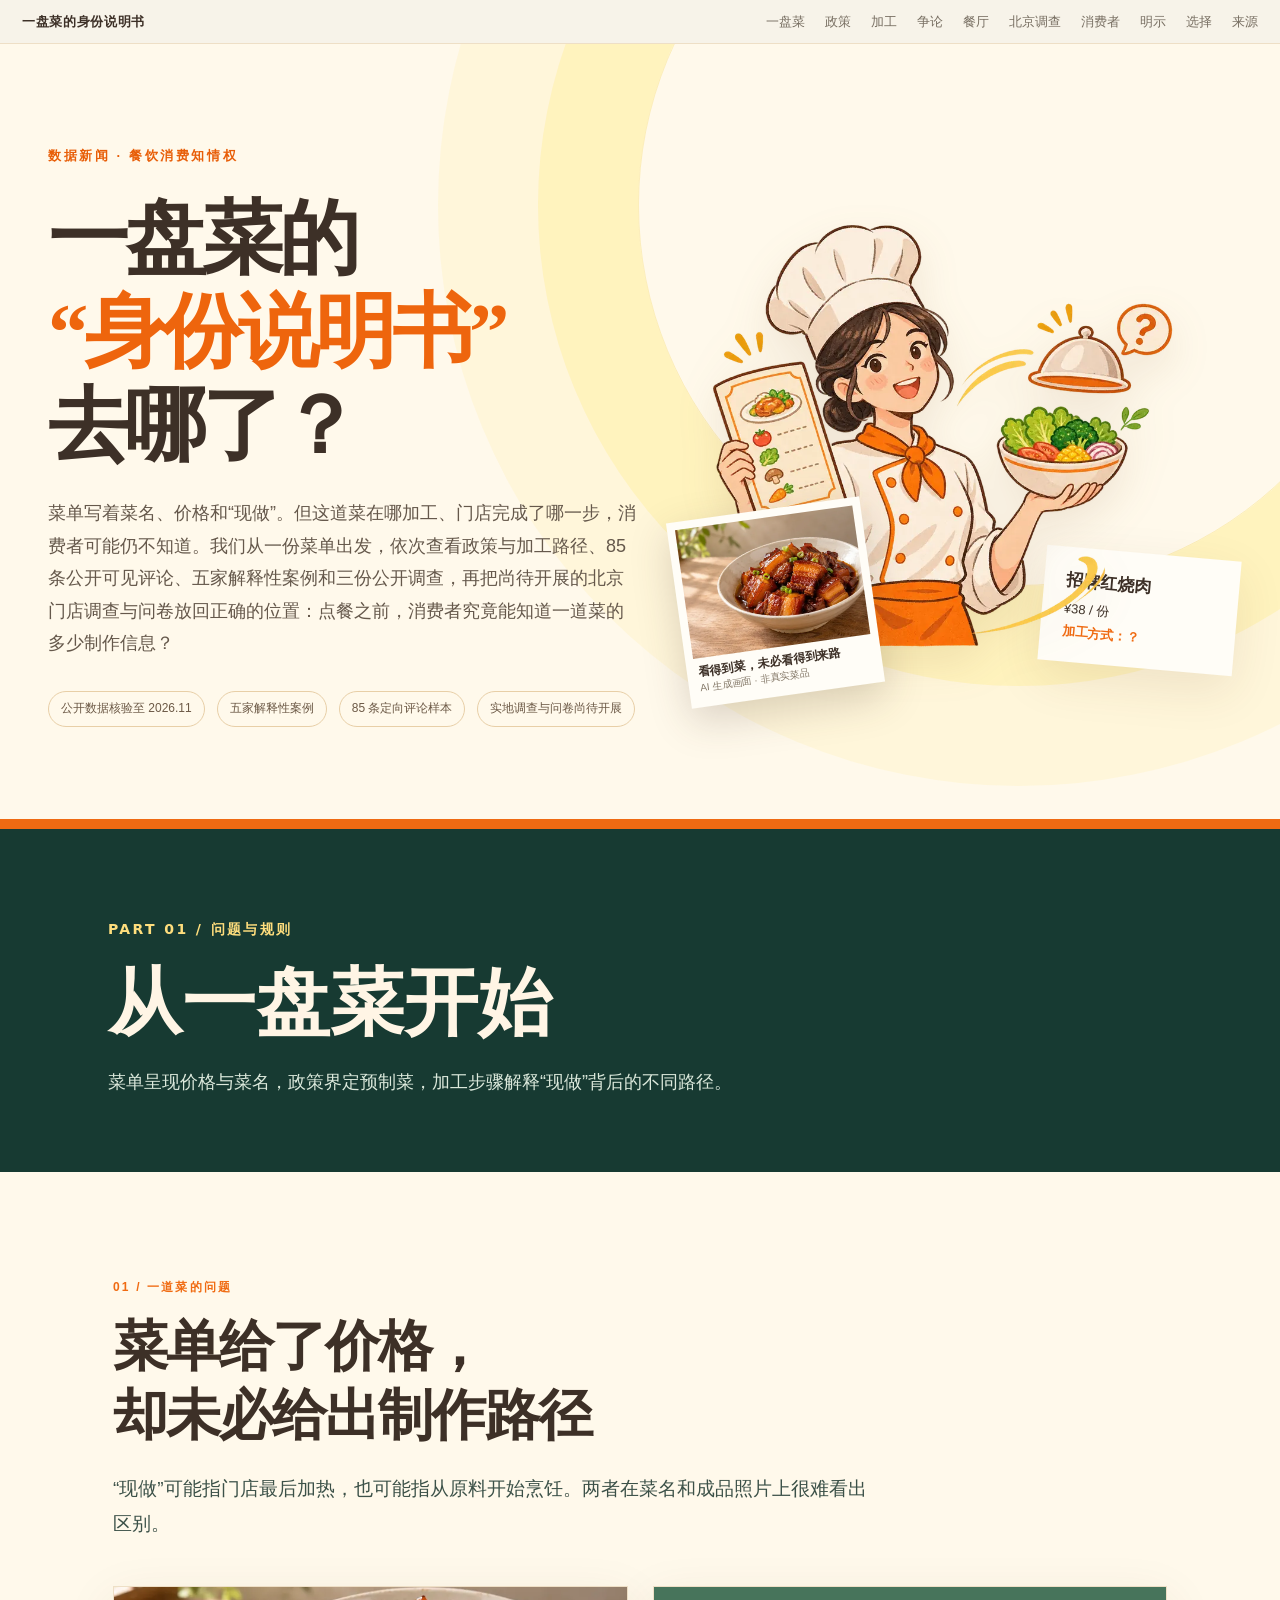
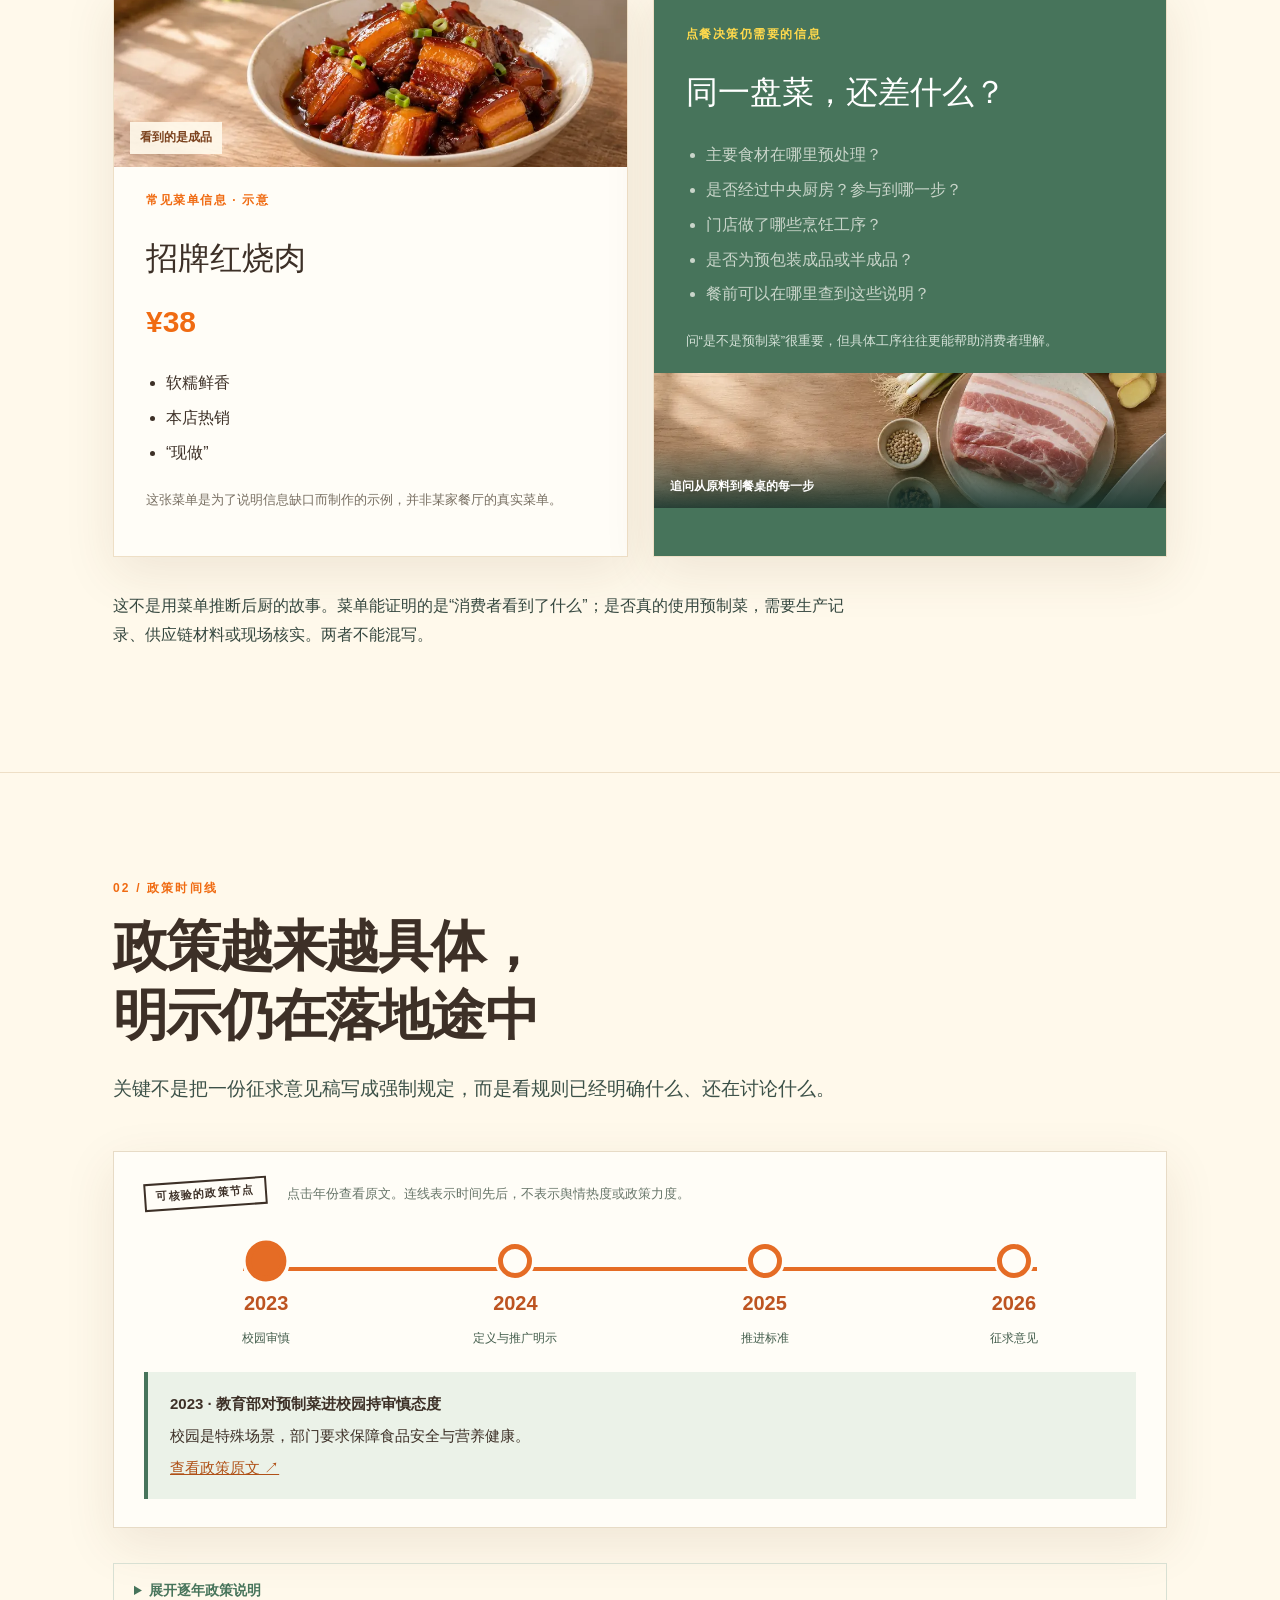
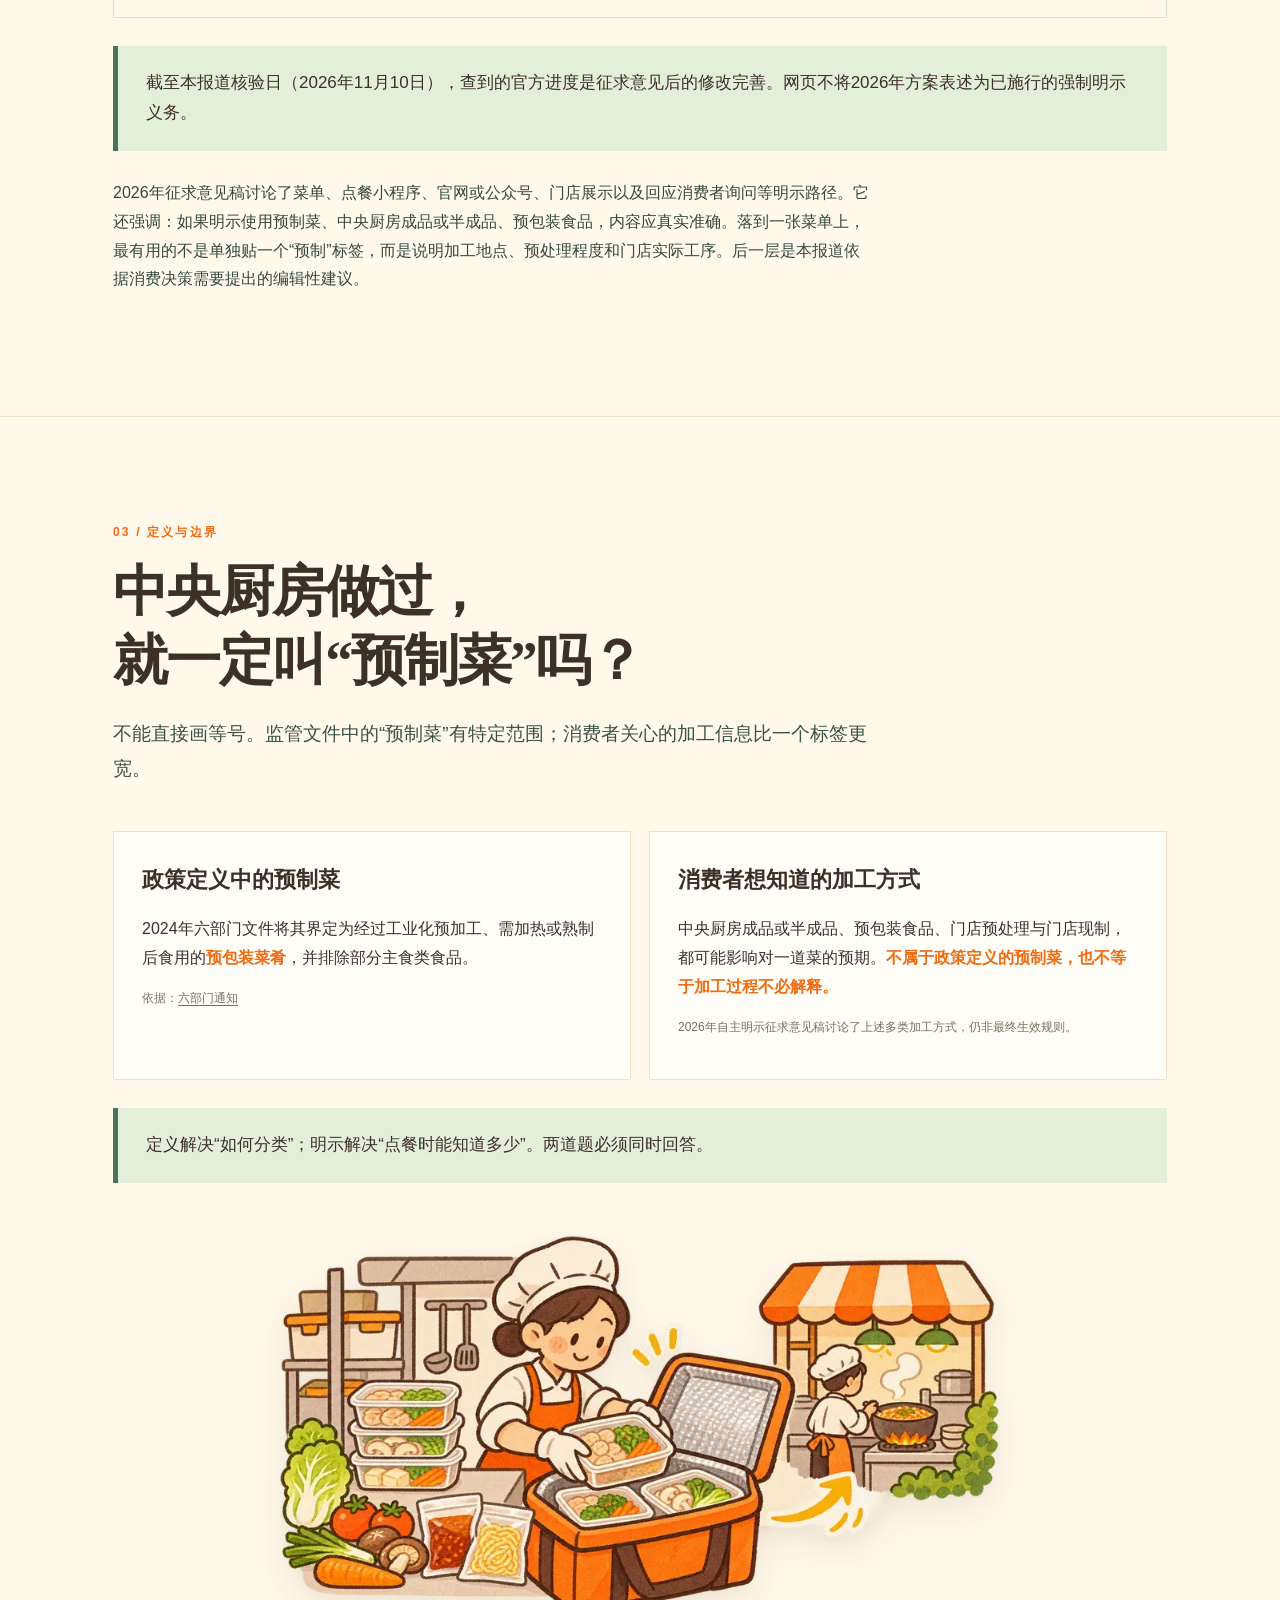
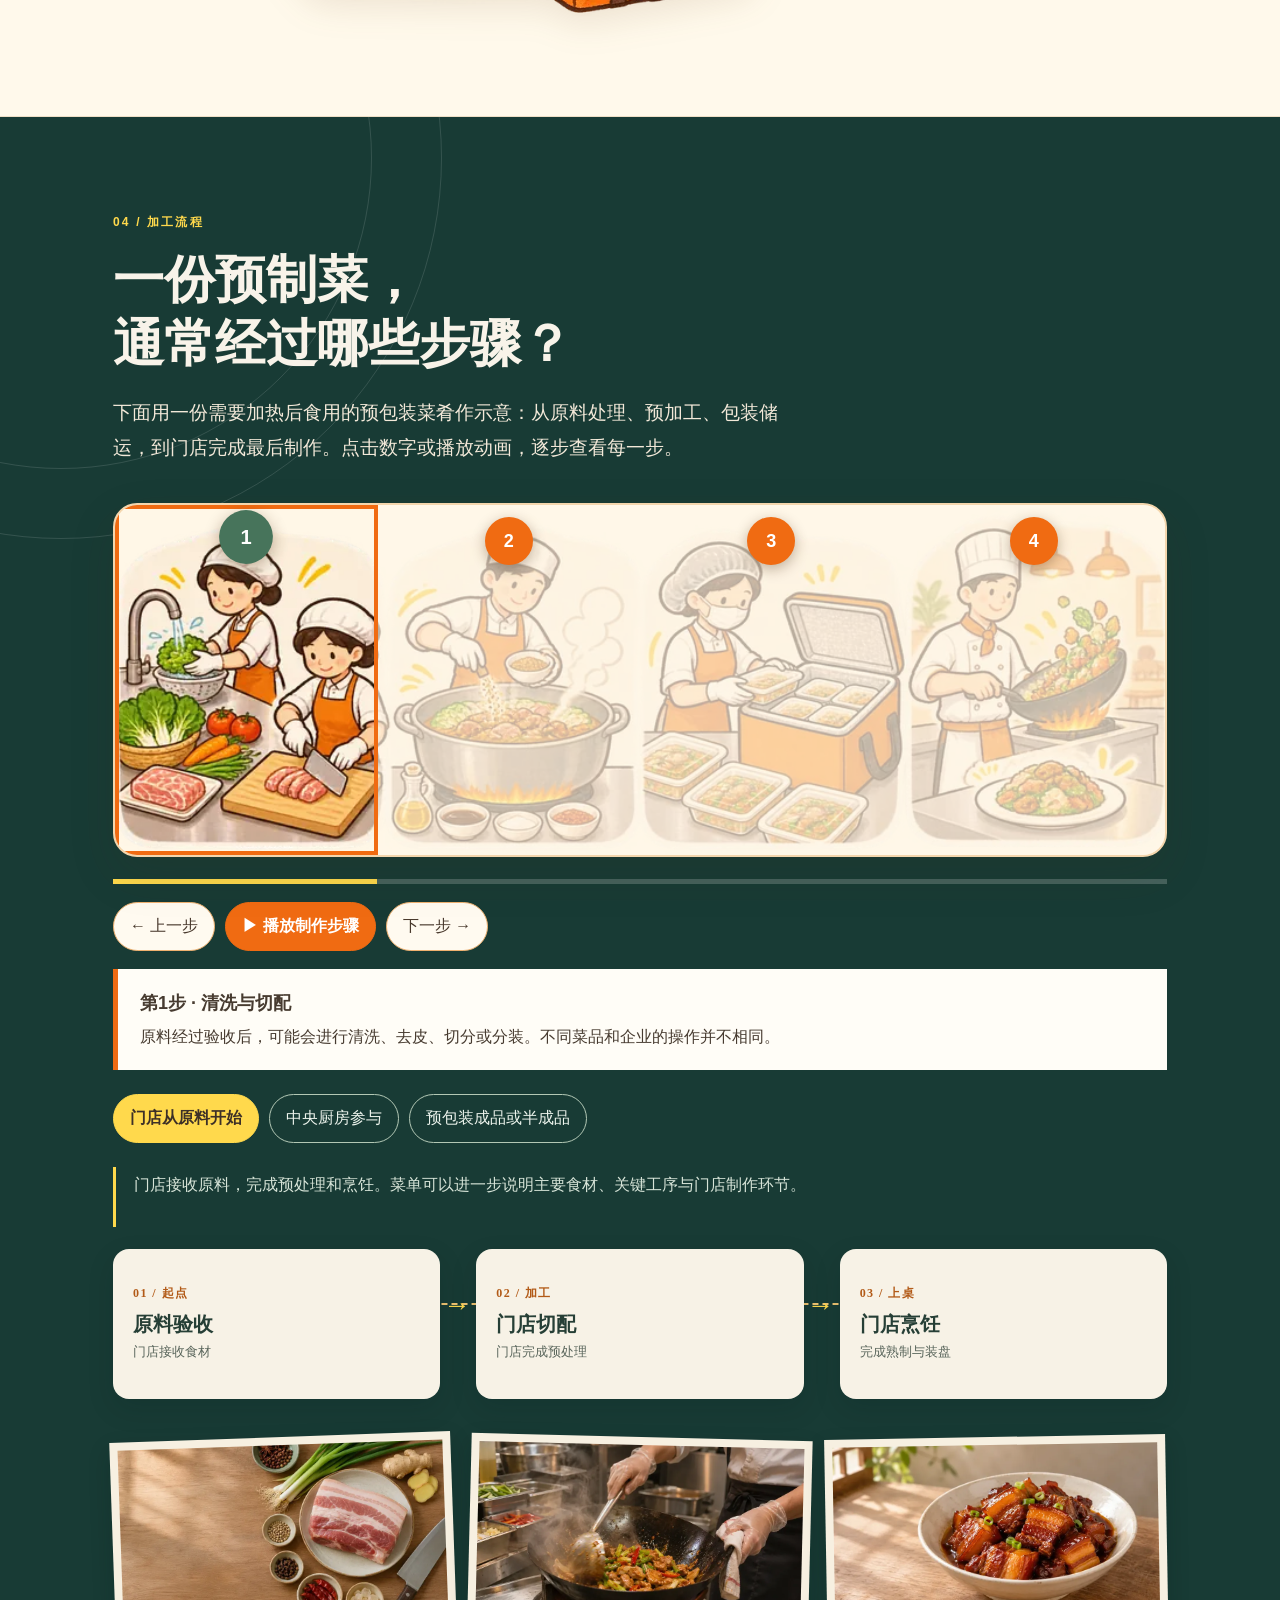
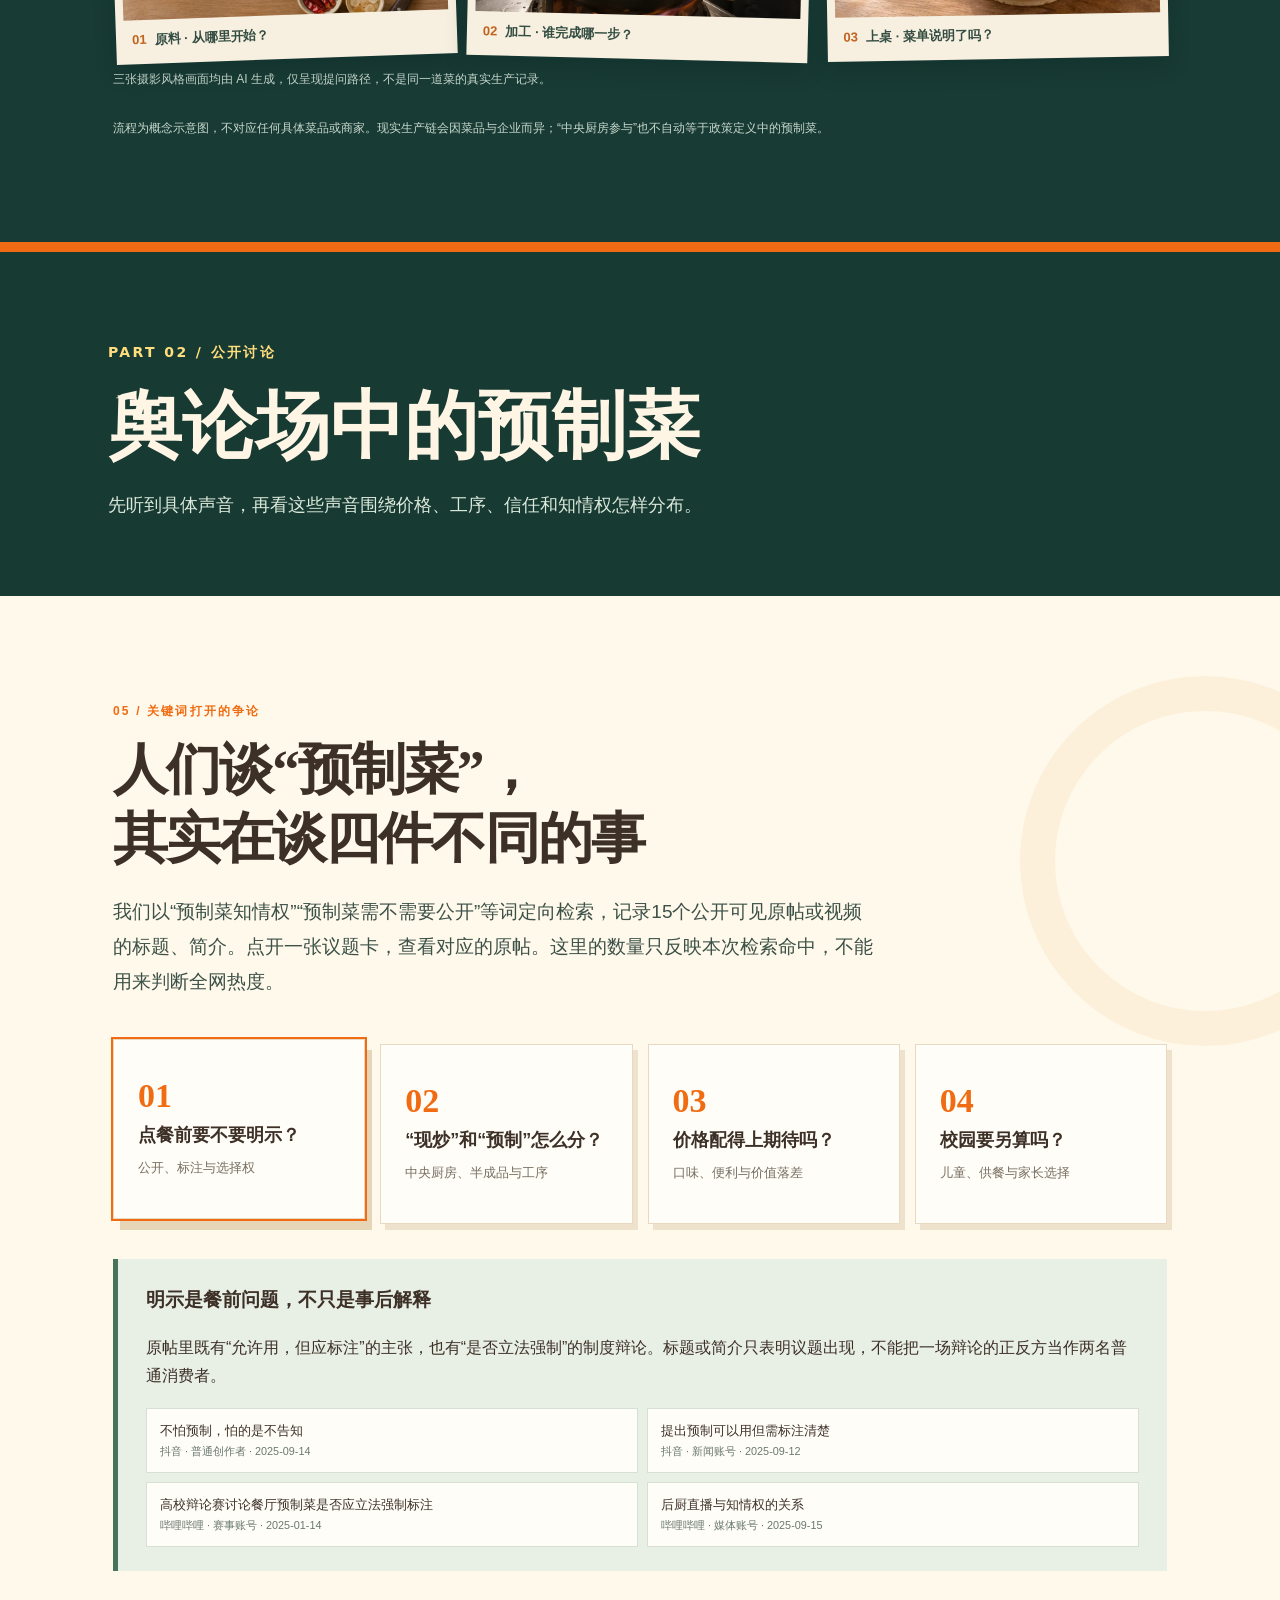
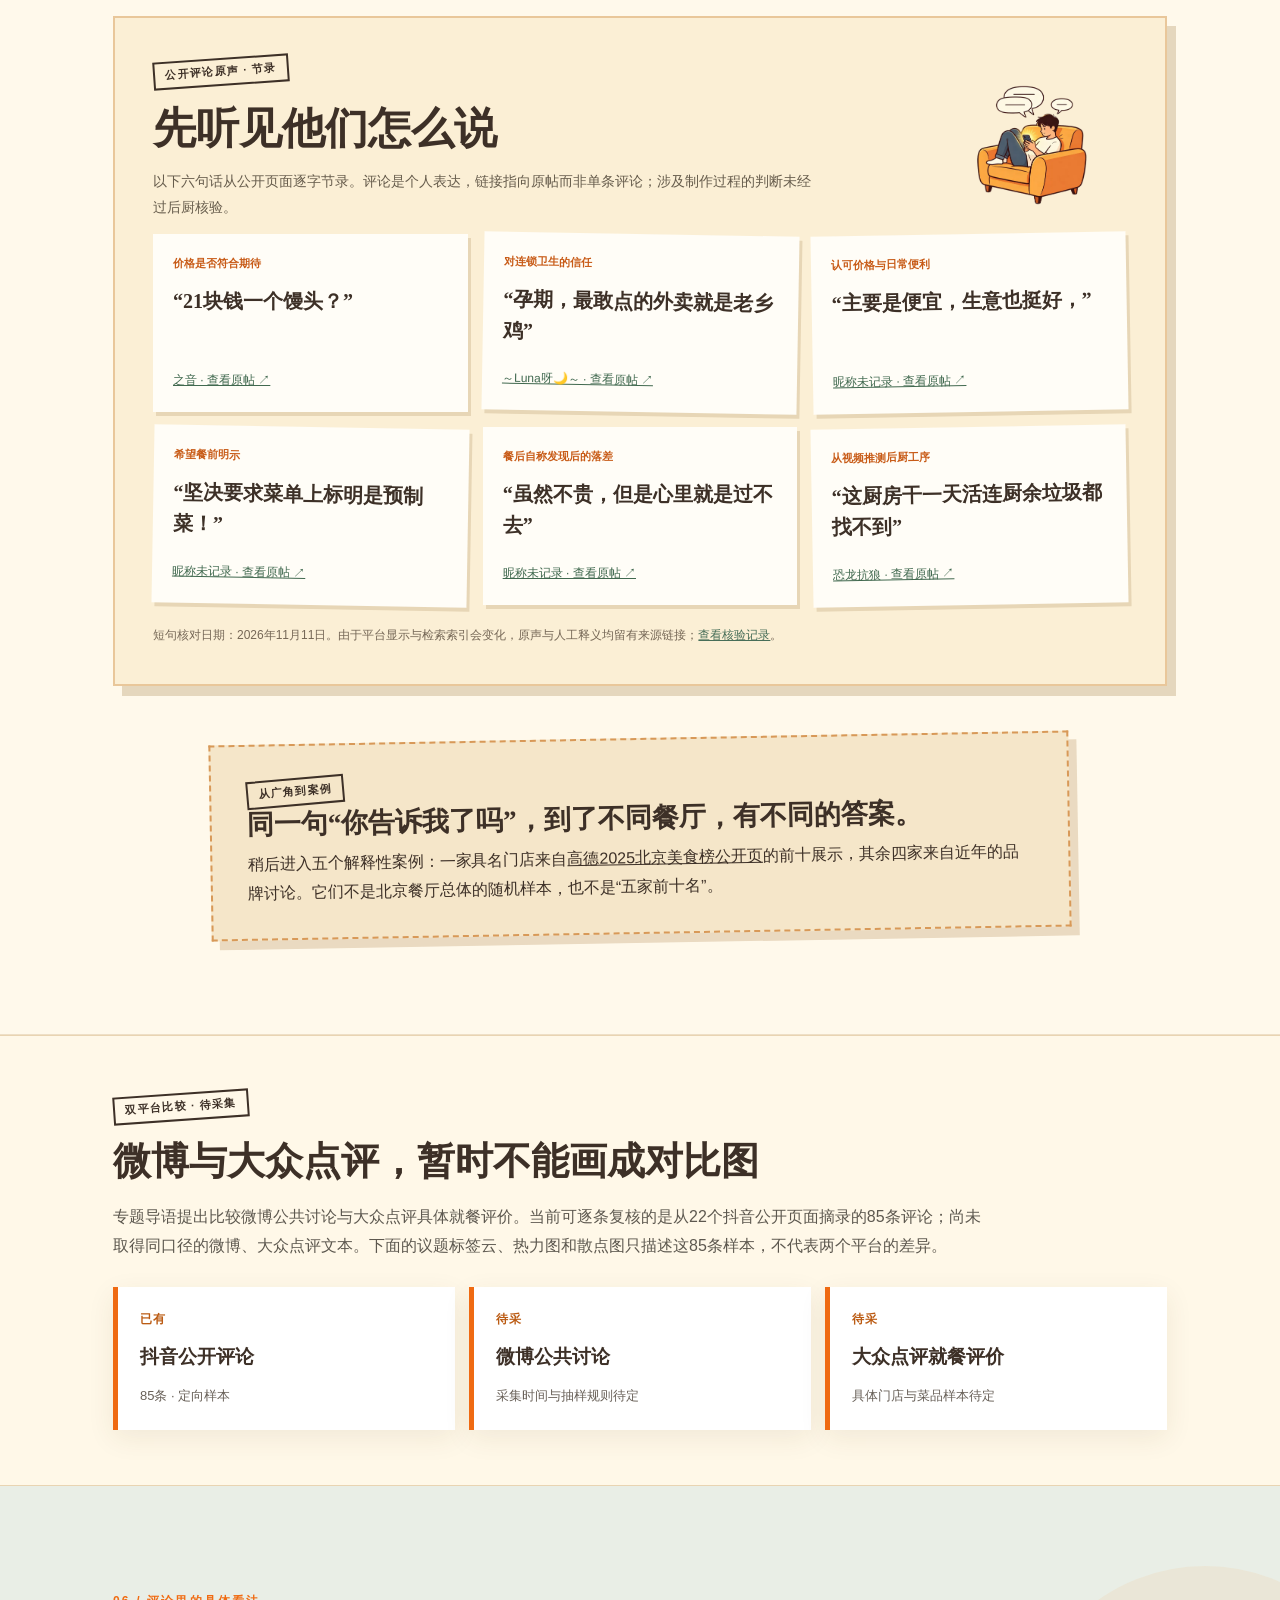
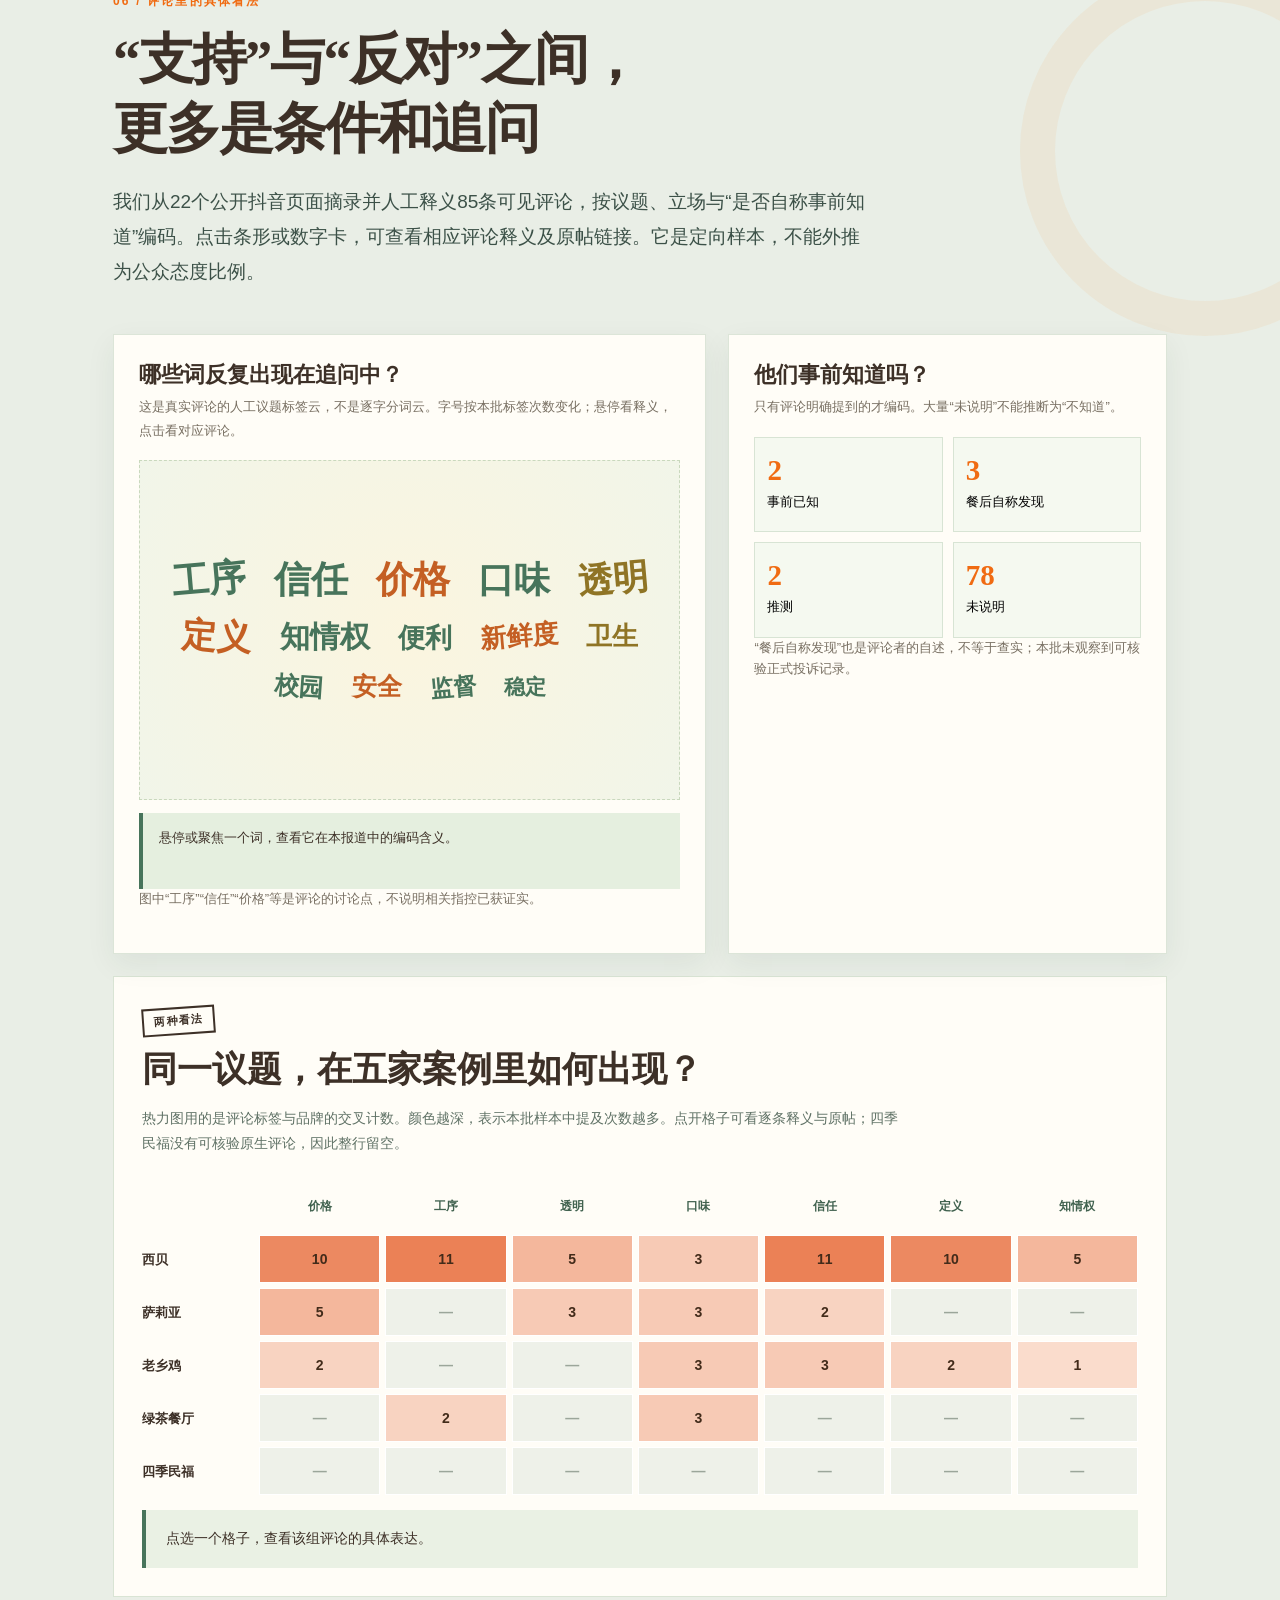
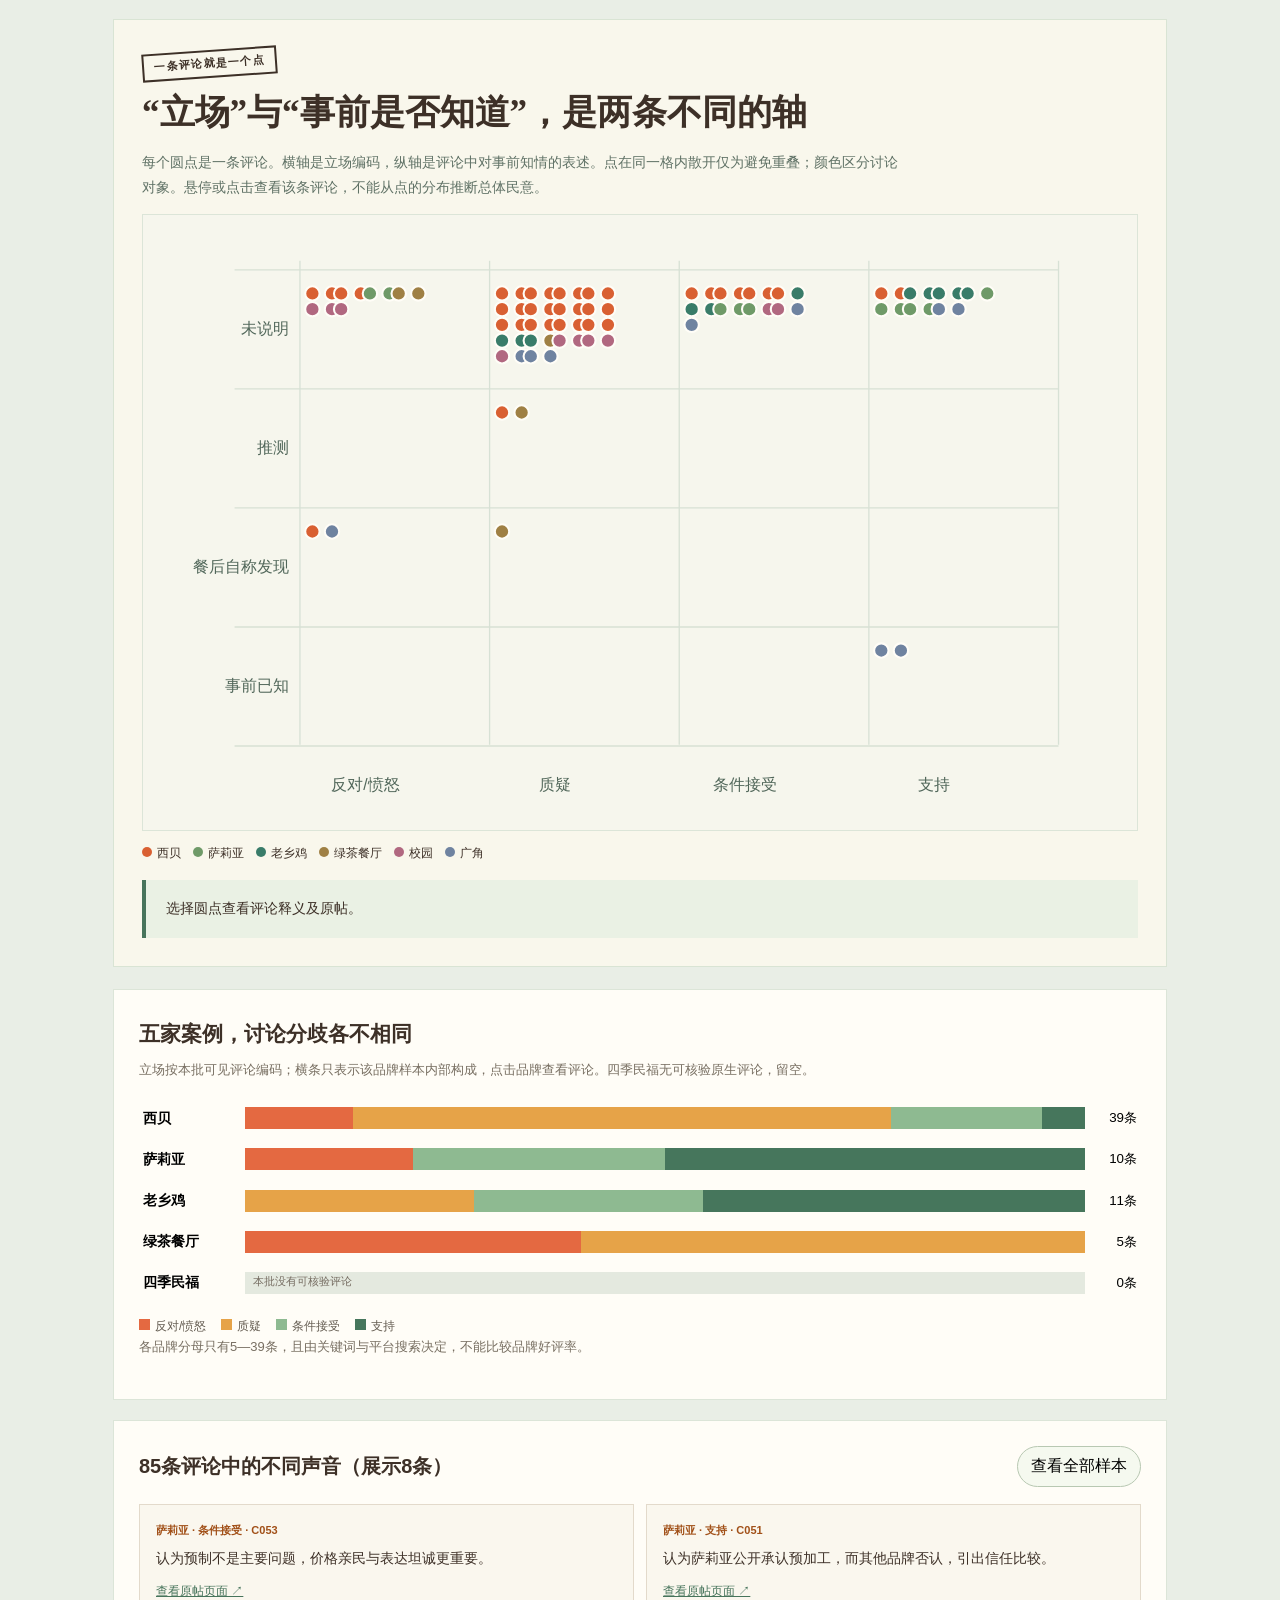
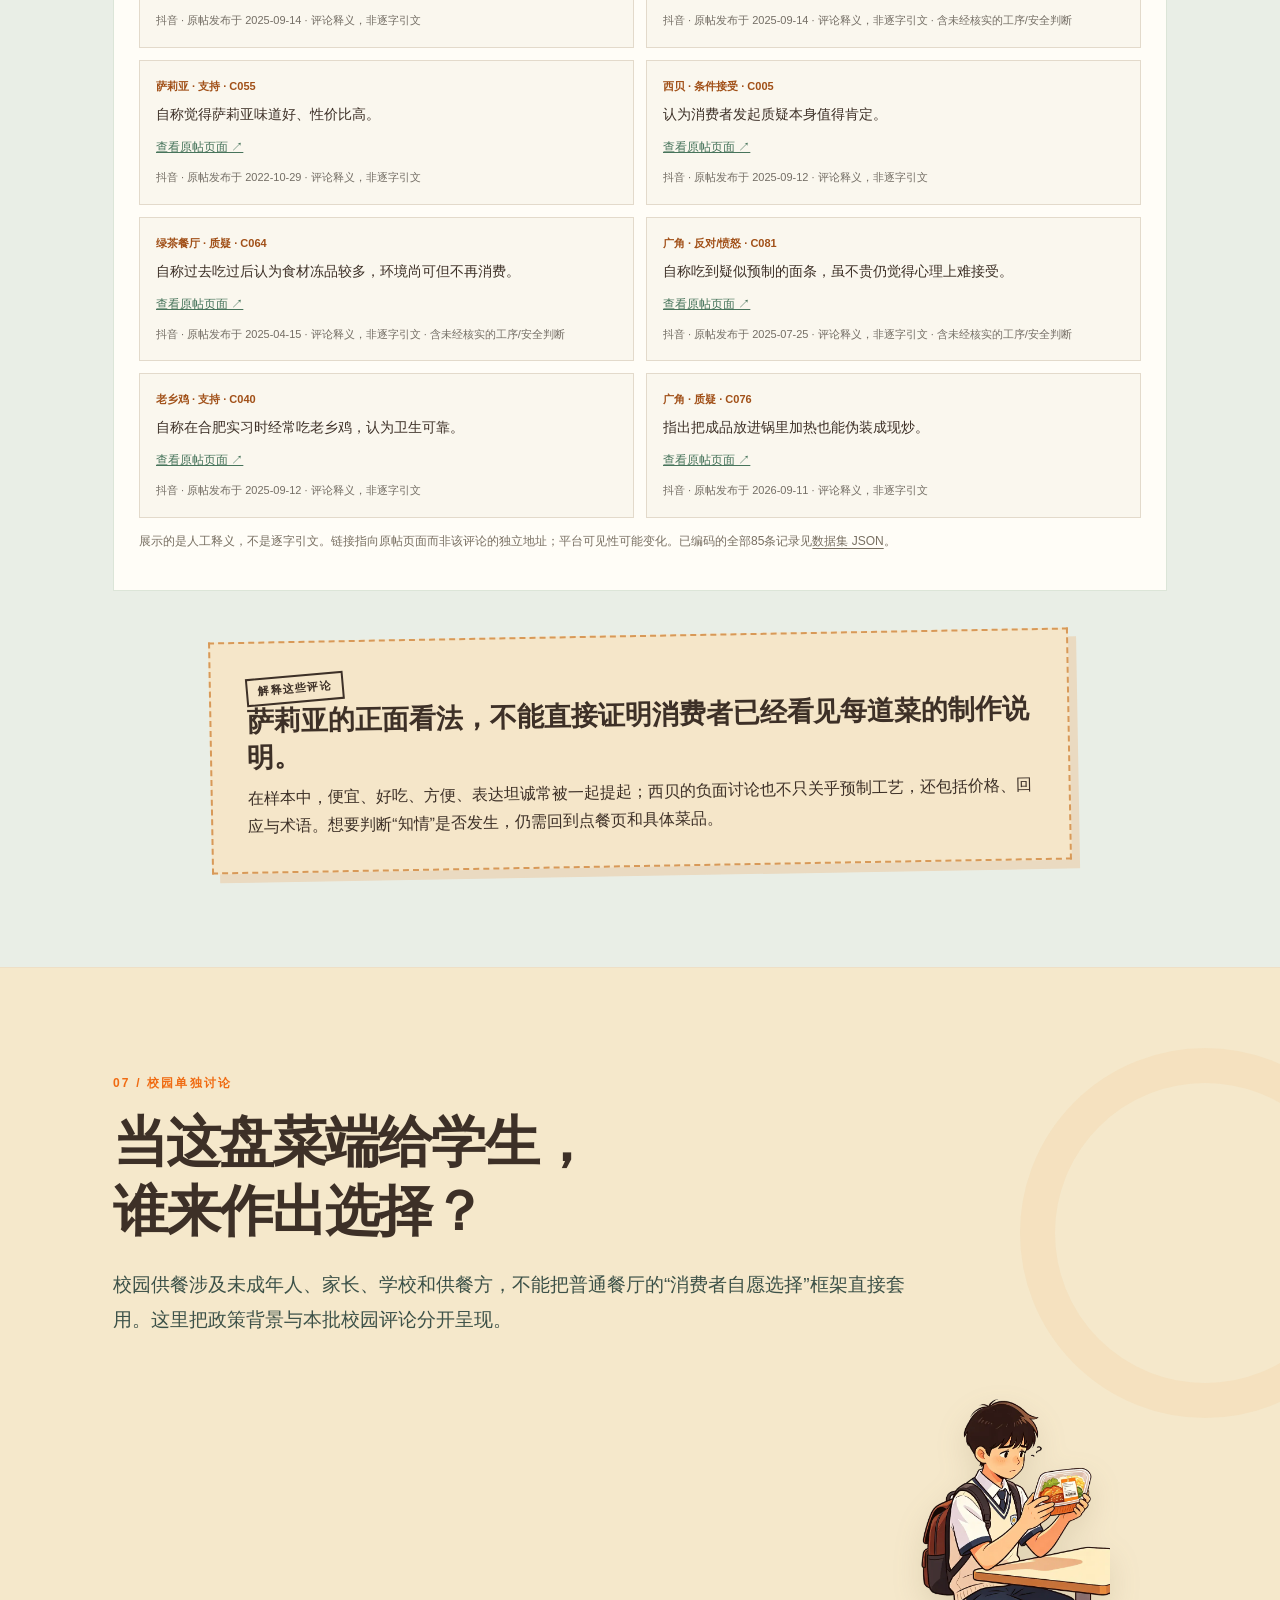
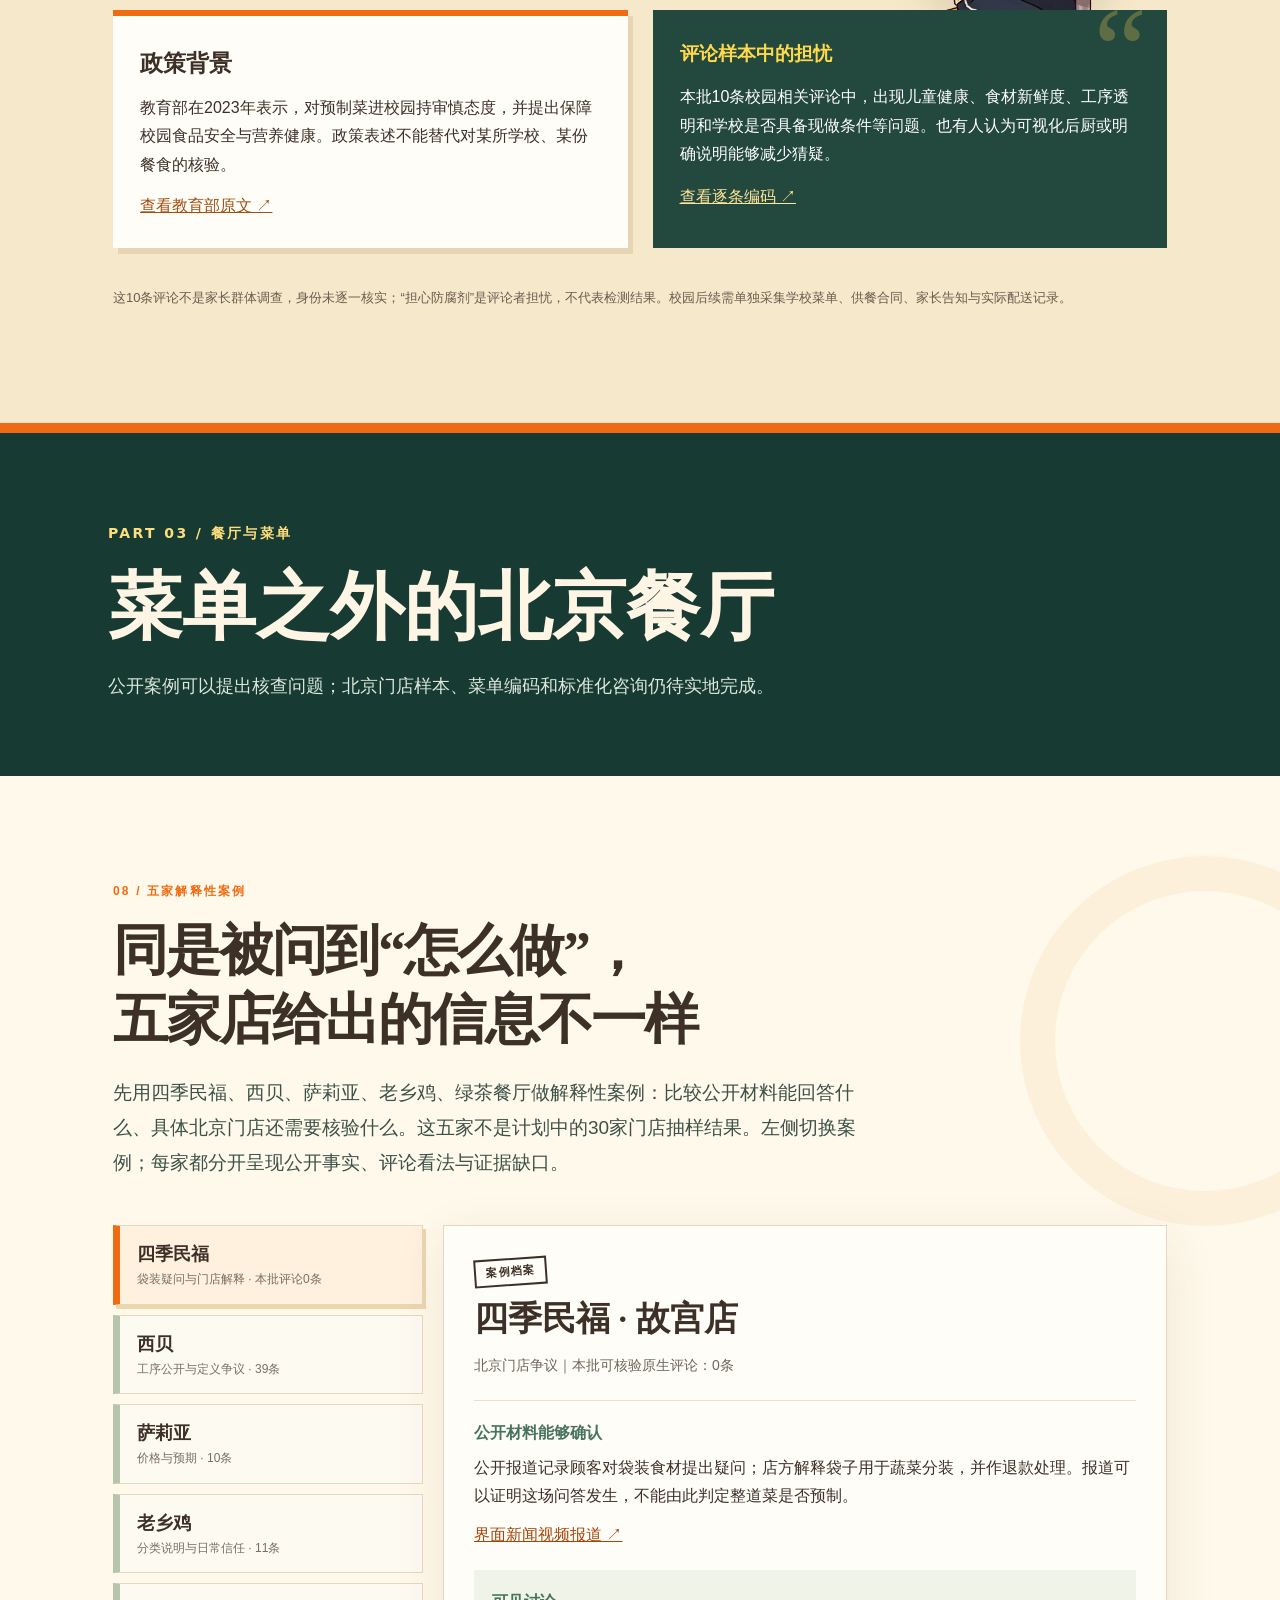
<file: yuzhicai/index_story.html>
<!doctype html>
<html lang="zh-CN">
<head>
  <meta charset="utf-8">
  <meta name="viewport" content="width=device-width,initial-scale=1">
  <meta name="theme-color" content="#fff9eb">
  <meta name="description" content="一盘菜的“身份说明书”去哪了？基于政策原文、公开调查、五家解释性案例与85条定向采集公开评论的预制菜知情权数据新闻。">
  <title>一盘菜的“身份说明书”去哪了？｜专题故事线版</title>
  <style>
    :root{--ink:#3d3027;--green:#47745b;--mint:#e4efdb;--paper:#fff9eb;--cream:#fffdf7;--red:#f06b12;--gold:#ffd94c;--muted:#786f62;--line:#eedfc6;--shadow:0 16px 48px #633b1a1a}
    *{box-sizing:border-box}html{scroll-behavior:smooth}body{margin:0;background:var(--paper);color:var(--ink);font-family:"Noto Sans SC","PingFang SC","Microsoft YaHei",sans-serif;line-height:1.8}a{color:inherit}button{font:inherit}::selection{background:#e8bc81;color:var(--ink)}
    .progress{position:fixed;inset:0 auto auto 0;height:3px;background:var(--red);width:0;z-index:40}
    .nav{position:sticky;top:0;z-index:30;display:flex;justify-content:space-between;align-items:center;gap:18px;padding:10px max(22px,calc((100vw - 1240px)/2));background:#f7f3e9ed;backdrop-filter:blur(12px);border-bottom:1px solid var(--line);font-size:13px}
    .brand{font-weight:900;letter-spacing:.05em;white-space:nowrap;text-decoration:none}.navlinks{display:flex;gap:20px;overflow-x:auto;white-space:nowrap}.navlinks a{text-decoration:none;color:var(--muted)}.navlinks a:hover{color:var(--red)}
    .hero{background:#fff9eb;color:var(--ink);overflow:hidden;position:relative}.hero:before{content:"";position:absolute;width:760px;height:760px;border:1px solid #f6d95c55;border-radius:50%;right:-120px;top:-220px;box-shadow:0 0 0 100px #ffeb9160,0 0 0 200px #ffed9c35;pointer-events:none}.hero-inner{max-width:1240px;margin:auto;padding:100px 28px 92px;display:grid;grid-template-columns:1.05fr .95fr;align-items:center;gap:60px;position:relative}.eyebrow{font-size:13px;letter-spacing:.2em;color:#e85e08;font-weight:800}.hero h1{font-family:"Songti SC","Noto Serif SC",serif;font-size:clamp(48px,6.3vw,92px);line-height:1.16;letter-spacing:-.05em;margin:24px 0 25px}.hero h1 em{font-style:normal;color:#ee650d}.hero p{max-width:590px;color:#65584b;font-size:18px}.hero-meta{display:flex;flex-wrap:wrap;gap:12px;margin-top:32px}.tag{border:1px solid #e8cfa7;border-radius:100px;padding:6px 12px;font-size:12px;color:#6c5946}.hero-visual{min-height:470px;display:grid;place-items:center;position:relative}.hero-illustration{width:min(100%,570px);height:auto;filter:drop-shadow(0 17px 20px #805b321f);position:relative;z-index:1}.plate{width:min(100%,480px);aspect-ratio:1;background:#fffdf4;border-radius:50%;box-shadow:inset 0 0 0 17px #efe8d9,inset 0 0 0 21px #fff,0 22px 70px #071c1966;display:grid;place-items:center;transform:rotate(-9deg)}.plate-in{width:70%;aspect-ratio:1;border-radius:50%;background:radial-gradient(circle at 35% 30%,#db9274 0 8%,transparent 8.4%),radial-gradient(circle at 65% 36%,#aa492f 0 11%,transparent 11.4%),radial-gradient(circle at 38% 65%,#a34430 0 12%,transparent 12.4%),radial-gradient(circle at 67% 68%,#d27c55 0 11%,transparent 11.4%),radial-gradient(circle at 50% 50%,#a7472f 0 42%,#8f3428 43% 55%,transparent 56%);position:relative}.plate-in:after{content:"?";position:absolute;inset:0;display:grid;place-items:center;color:#fff8e4;font-family:Georgia,serif;font-size:135px;text-shadow:0 5px 20px #4a1919a0}.receipt{position:absolute;right:-5px;bottom:2px;background:var(--cream);color:var(--ink);padding:19px 22px;box-shadow:var(--shadow);transform:rotate(5deg);font-size:13px;min-width:195px}.receipt b{display:block;font-size:17px}.receipt span{color:var(--red);font-weight:800}
    main{overflow:hidden}.wrap{max-width:1110px;margin:auto;padding:0 28px}.section{padding:100px 0;border-bottom:1px solid var(--line)}.section-head{max-width:760px;margin-bottom:45px}.kicker{font-size:12px;letter-spacing:.18em;font-weight:900;color:var(--red);text-transform:uppercase}.section h2{font-family:"Songti SC","Noto Serif SC",serif;letter-spacing:-.035em;font-size:clamp(34px,4.3vw,60px);line-height:1.25;margin:12px 0 20px}.lead{font-size:19px;line-height:1.85;color:#3c5148}.prose{max-width:760px;font-size:16px;color:#35473f}.prose p{margin:0 0 22px}.callout{background:var(--mint);border-left:5px solid var(--green);padding:22px 28px;margin:28px 0;font-size:17px}.source-note{font-size:12px;color:var(--muted);line-height:1.6;margin:14px 0}.source-note a{text-underline-offset:3px}
    .menu-demo{display:grid;grid-template-columns:1fr 1fr;gap:25px;margin-top:36px}.demo-card{background:var(--cream);border:1px solid var(--line);box-shadow:var(--shadow);padding:32px;min-height:380px}.demo-card.dark{background:var(--green);color:#fff}.demo-label{font-size:12px;letter-spacing:.13em;font-weight:900;color:var(--red)}.dark .demo-label{color:var(--gold)}.dish-name{font-family:"Songti SC","Noto Serif SC",serif;font-size:32px;margin:30px 0 8px}.price{font-size:30px;color:var(--red);font-weight:900}.dark .price{color:var(--gold)}.demo-card ul{padding-left:20px;margin:20px 0}.demo-card li{margin:6px 0}.missing{color:#bfcfc5}.dark .missing{color:#c9d5ca}.mini{font-size:13px;color:var(--muted)}.dark .mini{color:#d4e1d7}
    .definition{display:grid;grid-template-columns:1fr 1fr;gap:18px;margin-top:30px}.def-box{border:1px solid var(--line);background:var(--cream);padding:28px}.def-box strong{display:block;font-size:22px;margin-bottom:10px}.def-box b{color:var(--red)}
    .chart-grid{display:grid;grid-template-columns:1fr 1fr;gap:24px;margin-top:38px}.chart{background:var(--cream);border:1px solid var(--line);padding:30px;box-shadow:0 8px 30px #163a340a}.chart h3{font-size:22px;line-height:1.4;margin:0 0 8px}.chart-sub{font-size:13px;color:var(--muted);margin:0 0 26px}.bar-row{margin:18px 0}.bar-top{display:flex;justify-content:space-between;gap:12px;font-size:14px;line-height:1.4;margin-bottom:7px}.bar-top strong{font-size:20px}.bar-track{height:17px;background:#e5e9df;border-radius:2px;overflow:hidden}.bar-fill{height:100%;width:var(--v);background:var(--green)}.bar-fill.red{background:var(--red)}.bar-fill.gold{background:var(--gold)}.metric{font-family:Georgia,serif;font-size:clamp(60px,7vw,105px);line-height:1;color:var(--red);letter-spacing:-.07em}.metric-caption{font-size:15px;max-width:370px}.axis{display:flex;justify-content:space-between;font-size:11px;color:var(--muted);margin-top:6px}.legend{font-size:12px;color:var(--muted);margin-top:22px}.chart-full{grid-column:1/-1}.dots{display:grid;grid-template-columns:repeat(20,1fr);gap:5px;margin-top:18px}.dot{aspect-ratio:1;border-radius:50%;background:#e1e5dc}.dot.active{background:var(--red)}.dot.mid{background:var(--gold)}
    .timeline{margin-top:30px;display:grid;grid-template-columns:repeat(4,1fr);gap:0;border-top:3px solid var(--green)}.time-item{padding:22px 20px 0;position:relative}.time-item:before{content:"";position:absolute;top:-10px;left:20px;width:16px;height:16px;background:var(--red);border:3px solid var(--paper);border-radius:50%}.year{font-size:28px;font-weight:900;color:var(--red)}.time-item b{display:block;line-height:1.5;margin:4px 0}.time-item p{font-size:13px;color:var(--muted);margin:0}.time-item a{text-decoration-thickness:1px;text-underline-offset:3px}
    .interactive{background:var(--green);color:#fff}.interactive .kicker{color:var(--gold)}.interactive .lead{color:#d9e6dc}.choice-grid{display:grid;grid-template-columns:repeat(3,1fr);gap:15px;margin:34px 0}.choice{background:#fffdf8;color:var(--ink);border:3px solid transparent;text-align:left;padding:24px;cursor:pointer;min-height:230px;transition:transform .2s,border .2s}.choice:hover,.choice:focus-visible{transform:translateY(-5px);outline:none;border-color:var(--gold)}.choice.selected{border-color:var(--red);background:#fff1e3}.choice .letter{font-size:13px;font-weight:900;color:var(--red)}.choice strong{display:block;font-size:22px;margin:13px 0 5px}.choice small{font-size:14px;color:#53675b}.choice .yen{display:block;font-size:27px;font-weight:900;margin-top:18px}.choice-result{display:none;background:#173a32;padding:25px;border:1px solid #ffffff50;margin-top:12px}.choice-result.visible{display:block}.choice-result p{margin:5px 0 0;color:#e4efe7}.choice-result strong{color:var(--gold)}
    .identity{background:var(--cream);padding:30px;display:grid;grid-template-columns:1fr 1.4fr;gap:20px;border:1px solid var(--line);box-shadow:var(--shadow);margin-top:36px}.identity-title{font-family:"Songti SC","Noto Serif SC",serif;font-size:32px;line-height:1.4}.identity-title span{color:var(--red)}.identity dl{display:grid;grid-template-columns:110px 1fr;gap:11px 18px;margin:0;font-size:14px}.identity dt{font-weight:800}.identity dd{margin:0;color:#445a50}.identity .example{grid-column:1/-1;font-size:12px;color:var(--muted);border-top:1px solid var(--line);padding-top:12px}
    .method{background:#e9eee6}.method-grid{display:grid;grid-template-columns:repeat(3,1fr);gap:22px}.method-card{background:var(--cream);padding:24px;border-top:5px solid var(--green)}.method-card h3{margin:0 0 12px;font-size:18px}.method-card p{font-size:14px;margin:0;color:#4d6055}.sources{background:#173a32;color:#edf4ed;padding:75px 0}.sources h2{font-family:"Songti SC","Noto Serif SC",serif;font-size:42px;margin:0 0 14px}.sources ol{columns:2;column-gap:55px;padding-left:20px}.sources li{break-inside:avoid;margin:0 0 16px;font-size:13px;color:#d0e1d3}.sources a{color:#f8e1b2;text-underline-offset:3px}.foot{border-top:1px solid #ffffff33;padding-top:25px;color:#b8cbbd;font-size:12px}
    @media(max-width:850px){.hero-inner{grid-template-columns:1fr;padding-top:75px;gap:25px}.hero-visual{min-height:320px}.hero-illustration{width:min(100%,430px)}.plate{width:320px}.receipt{right:8%;bottom:0}.chart-grid,.menu-demo,.definition{grid-template-columns:1fr}.timeline{grid-template-columns:1fr 1fr;row-gap:30px}.choice-grid,.method-grid{grid-template-columns:1fr}.choice{min-height:unset}.identity{grid-template-columns:1fr}.sources ol{columns:1}}
    @media(max-width:530px){.nav{padding:9px 16px}.navlinks{gap:13px}.wrap{padding:0 20px}.section{padding:70px 0}.hero-inner{padding:70px 20px 60px}.hero h1{font-size:48px}.hero p{font-size:16px}.hero-visual{min-height:290px}.hero-illustration{width:100%}.journey-illustration{width:100%;margin:20px auto 10px}.supply-illustration{width:100%;margin:22px auto}.plate{width:260px}.receipt{font-size:11px;min-width:150px}.timeline{grid-template-columns:1fr;border-top:0;border-left:3px solid var(--green);margin-left:7px}.time-item{padding:0 0 18px 24px}.time-item:before{top:8px;left:-10px}.identity dl{grid-template-columns:80px 1fr}.sources h2{font-size:35px}}
    @media(prefers-reduced-motion:reduce){html{scroll-behavior:auto}.choice{transition:none}}

    body{background-image:radial-gradient(#244f440a .7px,transparent .7px);background-size:12px 12px}
    .hero h1,.hero p,.hero-visual,.plate,.receipt{animation:none}
    .section-head,.chart,.def-box,.time-item,.identity,.method-card{opacity:0;transform:translateY(24px);transition:opacity .75s ease,transform .75s cubic-bezier(.2,.8,.2,1)}.in-view{opacity:1!important;transform:translateY(0)!important}
    @keyframes rise{from{opacity:0;transform:translateY(24px)}to{opacity:1;transform:translateY(0)}}@keyframes plate-in{from{opacity:0;transform:translateY(35px) rotate(-24deg) scale(.82)}to{opacity:1;transform:rotate(-9deg) scale(1)}}@keyframes receipt-in{from{opacity:0;transform:translate(18px,15px) rotate(12deg)}to{opacity:1;transform:rotate(5deg)}}
    .journey{background:#183b35;color:#f8f3e9;padding:90px 0;position:relative;overflow:hidden}.journey:before,.journey:after{content:"";position:absolute;border:1px solid #ffffff20;border-radius:50%;width:620px;height:620px;top:-270px;left:-250px}.journey:after{width:760px;height:760px;top:-340px;left:-320px}.journey .wrap{position:relative;z-index:1}.journey .kicker{color:var(--gold)}.journey h2{font-family:"Songti SC","Noto Serif SC",serif;font-size:clamp(36px,4vw,56px);line-height:1.25;margin:12px 0}.journey .lead{color:#f3e9d9;max-width:700px}.journey-illustration{display:block;width:min(68%,620px);height:auto;margin:-15px 0 0 auto;filter:drop-shadow(0 15px 20px #071c1940)}.supply-illustration{display:block;width:min(72%,720px);height:auto;margin:28px auto 0;filter:drop-shadow(0 12px 16px #76502a20)}
    .journey-map{display:grid;grid-template-columns:1fr 1fr 1fr;gap:16px;align-items:center;margin:52px 0 30px;position:relative}.journey-map:before{content:"";position:absolute;top:50%;left:12%;right:12%;border-top:2px dashed #f0c37e66}.stage{min-height:220px;background:#f8f3e9;color:var(--ink);padding:24px;position:relative;z-index:2;text-align:center;box-shadow:0 12px 30px #071c1944}.stage .icon{height:100px;display:grid;place-items:center}.stage svg{height:92px;width:110px;overflow:visible}.stage b{font-size:18px}.stage p{font-size:13px;color:var(--muted);margin:5px 0}.flow-dot{position:absolute;top:calc(50% - 6px);left:12%;width:12px;height:12px;border-radius:50%;background:var(--gold);box-shadow:0 0 0 5px #e2b67225;animation:flow 5.5s ease-in-out infinite;z-index:3}.flow-dot.second{animation-delay:2.7s}.route-line{stroke-dasharray:8 9;animation:dash 1.4s linear infinite}.steam{animation:steam 2.5s ease-in-out infinite;transform-origin:center}.steam:nth-child(2){animation-delay:.6s}
    .journey-tabs{display:flex;gap:10px;flex-wrap:wrap;margin:24px 0}.journey-tabs button{border:1px solid #b3c8b5;background:transparent;color:#edf4ed;padding:9px 16px;cursor:pointer;border-radius:99px}.journey-tabs button.active{background:var(--gold);border-color:var(--gold);color:var(--ink);font-weight:800}.journey-caption{min-height:60px;border-left:3px solid var(--gold);padding:4px 18px;color:#d7e4d8;max-width:760px}
    .route-panel{display:grid;grid-template-columns:repeat(3,1fr);gap:36px;margin:22px 0 24px;position:relative}.route-panel:before{content:"";position:absolute;top:54px;left:15%;right:15%;border-top:2px dashed #eec271;animation:dashline 8s linear infinite}.route-node{min-height:150px;background:#f7f2e6;color:#263f36;border-radius:16px;padding:19px 20px;position:relative;z-index:1;box-shadow:0 10px 26px #071c1925;display:flex;flex-direction:column;justify-content:center}.route-node:after{content:"→";position:absolute;right:-30px;top:32px;font-size:27px;color:var(--gold)}.route-node:last-child:after{display:none}.route-node .route-index{font:800 12px/1.3 Georgia,serif;color:#b25a17;letter-spacing:.12em}.route-node strong{font-size:20px;line-height:1.4;margin:8px 0 4px}.route-node small{font-size:13px;line-height:1.5;color:#5a665c}.route-panel.is-switching .route-node{animation:route-in .46s both}.route-panel.is-switching .route-node:nth-child(2){animation-delay:.1s}.route-panel.is-switching .route-node:nth-child(3){animation-delay:.2s}@keyframes route-in{from{opacity:0;transform:translateY(16px)}to{opacity:1;transform:translateY(0)}}@keyframes dashline{to{background-position:40px 0}}.chart .bar-fill{width:0}.chart.in-view .bar-fill{width:var(--v);transition:width 1.1s cubic-bezier(.2,.8,.2,1)}
    @media(max-width:700px){.route-panel{grid-template-columns:1fr;gap:15px;max-width:500px}.route-panel:before{left:32px;right:auto;top:10%;bottom:10%;border-top:0;border-left:2px dashed #eec271}.route-node{min-height:104px;padding-left:55px}.route-node:after{content:"↓";left:20px;right:auto;top:auto;bottom:-27px}.route-node .route-index{position:absolute;left:19px;top:25px}}
    @media(prefers-reduced-motion:reduce){.route-panel:before,.route-panel.is-switching .route-node{animation:none}.chart.in-view .bar-fill{transition:none}}
    @keyframes flow{0%{left:12%;opacity:0}12%{opacity:1}42%{left:50%}78%{left:88%}100%{left:88%;opacity:0}}@keyframes dash{to{stroke-dashoffset:-34}}@keyframes steam{0%,100%{opacity:.2;transform:translateY(9px)}50%{opacity:.85;transform:translateY(-5px)}}@keyframes flow-vertical{0%{top:12%;opacity:0}12%{opacity:1}42%{top:50%}78%{top:88%}100%{top:88%;opacity:0}}
    @media(max-width:850px){.journey-map{grid-template-columns:1fr;max-width:480px;margin:35px auto}.journey-map:before{top:12%;bottom:12%;left:50%;right:auto;border-top:0;border-left:2px dashed #f0c37e66}.flow-dot{top:12%;left:calc(50% - 6px);animation:flow-vertical 5.5s ease-in-out infinite}}
    @media(prefers-reduced-motion:reduce){html{scroll-behavior:auto}*,*:before,*:after{animation-duration:.01ms!important;animation-iteration-count:1!important;transition-duration:.01ms!important}}

    .prep-animation{position:relative;margin:38px 0 22px;background:#fff7e7;border:2px solid #f4d6ad;border-radius:24px;overflow:hidden;box-shadow:0 18px 45px #392c1e26}.prep-animation img{display:block;width:100%;height:auto}.prep-shade{position:absolute;inset:0;display:grid;grid-template-columns:repeat(4,1fr);pointer-events:none}.prep-shade span{background:#fff8e9aa;transition:background .35s,box-shadow .35s}.prep-shade span.active{background:transparent;box-shadow:inset 0 0 0 4px #f06b12;animation:active-glow 1.4s ease-in-out infinite alternate}.prep-markers{position:absolute;inset:0;display:grid;grid-template-columns:repeat(4,1fr)}.prep-marker{align-self:start;justify-self:center;transform:translateY(12px);border:0;border-radius:50%;width:48px;height:48px;background:#f06b12;color:white;font-size:18px;font-weight:900;box-shadow:0 4px 14px #42250a55;cursor:pointer;pointer-events:auto}.prep-marker[aria-pressed="true"]{background:#47745b;transform:translateY(8px) scale(1.12)}.prep-toolbar{display:flex;align-items:center;gap:10px;flex-wrap:wrap;margin:18px 0}.prep-toolbar button{border:1px solid #f0b16f;background:#fffaf0;color:#49392d;padding:9px 16px;border-radius:99px;cursor:pointer}.prep-toolbar button.primary{background:#f06b12;color:#fff;border-color:#f06b12;font-weight:800}.prep-caption{background:#fffdf7;border-left:5px solid #f06b12;padding:18px 22px;min-height:88px;color:#473b30}.prep-caption strong{font-size:18px}.prep-caption p{margin:4px 0 0}.prep-caveat{font-size:12px;color:#f7e4c3}.prep-progress{height:5px;background:#ffffff33}.prep-progress i{height:100%;width:25%;display:block;background:#ffd94c;transition:width .3s}.prep-marker:focus-visible,.prep-toolbar button:focus-visible{outline:3px solid #ffd94c;outline-offset:3px}@keyframes active-glow{from{box-shadow:inset 0 0 0 2px #f06b12}to{box-shadow:inset 0 0 0 6px #f06b1280}}
    @media(max-width:600px){.prep-marker{width:34px;height:34px;font-size:14px;transform:translateY(5px)}.prep-marker[aria-pressed="true"]{transform:translateY(3px) scale(1.08)}.prep-toolbar{gap:7px}.prep-toolbar button{padding:8px 12px;font-size:13px}}

    /* Photographic inserts keep the illustrated story grounded without implying field reporting. */
    .visual-note{font-size:12px;line-height:1.5;letter-spacing:.02em;color:#826f58}.visual-note.light{color:#c8d8cc}
    .hero-photo-card{position:absolute;z-index:3;left:-20px;bottom:-25px;width:195px;padding:8px 8px 12px;background:#fffdf7;box-shadow:0 14px 40px #4f392c35;transform:rotate(-8deg);animation:none}.hero-photo-card img{display:block;width:100%;height:130px;object-fit:cover}.hero-photo-card span{display:block;padding:6px 3px 0;font-size:12px;font-weight:800;line-height:1.4}.hero-photo-card small{display:block;color:#857969;font-size:10px;font-weight:400}
    .demo-photo{position:relative;margin:-32px -32px 18px;height:180px;overflow:hidden;background:#dbb795}.demo-photo img{width:100%;height:100%;object-fit:cover;display:block;transition:transform .8s}.demo-card:hover .demo-photo img{transform:scale(1.05)}.demo-photo span{position:absolute;left:16px;bottom:13px;background:#fff9ebea;padding:5px 10px;font-size:12px;font-weight:900;color:#7b421e}.demo-card .dish-name{margin-top:16px}.ingredient-inset{margin:20px -32px -32px;position:relative;height:135px;overflow:hidden}.ingredient-inset img{width:100%;height:100%;object-fit:cover;object-position:65% 48%;display:block;filter:saturate(.85)}.ingredient-inset span{position:absolute;inset:auto 0 0;background:linear-gradient(transparent,#18372fe6);padding:30px 16px 10px;color:#fff;font-size:12px;font-weight:800}
    .photo-sequence{display:grid;grid-template-columns:repeat(3,1fr);gap:15px;margin:38px 0 10px}.photo-sequence figure{margin:0;background:#f7f0e1;padding:8px 8px 13px;color:#344d42;box-shadow:0 9px 22px #061a1633;transition:transform .25s}.photo-sequence figure:nth-child(1){transform:rotate(-2deg)}.photo-sequence figure:nth-child(2){transform:rotate(1.4deg)}.photo-sequence figure:nth-child(3){transform:rotate(-1deg)}.photo-sequence figure:hover{transform:rotate(0) translateY(-5px)}.photo-sequence img{display:block;width:100%;height:170px;object-fit:cover}.photo-sequence figcaption{padding:8px 8px 0;font-size:13px;font-weight:800}.photo-sequence figcaption b{color:#c2631d;margin-right:8px}.photo-sequence-note{margin:8px 0 28px;color:#c8d8cc;font-size:12px}
    .choice{padding:13px 13px 22px;overflow:hidden}.choice-photo{display:block;width:100%;height:172px;object-fit:cover;object-position:center 55%;margin:0 0 16px;filter:saturate(.97)}.choice .letter,.choice strong,.choice small,.choice .yen{margin-left:11px;margin-right:11px}.choice .letter{display:block}.choice strong{margin-top:7px}.choice small{display:block;min-height:54px}.choice .yen{margin-top:10px}.choice-photo-note{font-size:12px;color:#dbe9df;margin:-17px 0 22px}
    .identity-side{min-width:0}.identity-photo{display:block;width:100%;height:180px;object-fit:cover;margin-bottom:16px;border:8px solid #f4eadb;box-shadow:0 8px 20px #472b161c}.identity-side .visual-note{margin:7px 0 0}
    @keyframes photo-arrive{from{opacity:0;transform:translate(-25px,30px) rotate(-15deg)}to{opacity:1;transform:rotate(-8deg)}}
    @media(max-width:850px){.hero-photo-card{left:3%;bottom:0}.photo-sequence{gap:9px}.photo-sequence img{height:130px}}
    @media(max-width:600px){.hero-photo-card{width:145px;left:0;bottom:-8px}.hero-photo-card img{height:94px}.hero-photo-card span{font-size:10px}.demo-photo{height:150px}.photo-sequence{grid-template-columns:1fr;gap:16px;max-width:430px;margin-left:auto;margin-right:auto}.photo-sequence figure:nth-child(n){transform:none}.photo-sequence img{height:165px}.choice-photo{height:190px}.choice small{min-height:auto}}
  
/* New reporting chapters share the paper, orange and green visual language. */
.story-bridge{max-width:860px;margin:44px auto 0;padding:30px 35px;background:#f5e6c9;border:2px dashed #d89958;transform:rotate(-1deg);box-shadow:8px 9px 0 #eadac1}.story-bridge strong{display:block;font-family:"Songti SC",serif;font-size:27px;line-height:1.35}.story-bridge p{margin:8px 0 0}
.data-stamp{display:inline-block;border:2px solid currentColor;padding:2px 10px;font-size:11px;font-weight:900;letter-spacing:.12em;transform:rotate(-4deg)}
.new-section{position:relative}.new-section:before{content:"";position:absolute;right:-110px;top:80px;width:300px;height:300px;border:35px solid #edb87823;border-radius:50%;pointer-events:none}.new-section .wrap{position:relative;z-index:1}
.topic-deck{display:grid;grid-template-columns:repeat(4,1fr);gap:15px;margin:35px 0}.topic-card{border:1px solid #e8d9c2;background:#fffdf7;box-shadow:5px 6px 0 #eee2cd;padding:24px;text-align:left;cursor:pointer;min-height:180px;color:var(--ink);transition:transform .2s,box-shadow .2s}.topic-card:hover,.topic-card:focus-visible,.topic-card[aria-pressed=true]{transform:translateY(-5px);box-shadow:7px 11px 0 #e7d5b8;outline:2px solid var(--red)}.topic-card .topic-num{font:900 34px Georgia,serif;color:var(--red)}.topic-card b{display:block;font-size:18px;line-height:1.45;margin:5px 0}.topic-card small{color:var(--muted)}.topic-output{background:#e8efe5;border-left:5px solid var(--green);padding:24px 28px;min-height:155px}.topic-output b{font-size:19px}.topic-posts{display:grid;grid-template-columns:repeat(2,1fr);gap:9px;margin-top:17px}.topic-posts a{font-size:13px;background:#fffdf8;padding:10px 13px;text-decoration:none;border:1px solid #d6e0d4}.topic-posts a:hover{text-decoration:underline}.topic-posts small{display:block;color:#69796f}.topic-photo{width:100%;height:180px;object-fit:cover;object-position:center 45%;border:8px solid #fff;box-shadow:var(--shadow);margin:24px 0 0}
.case-layout{display:grid;grid-template-columns:310px 1fr;gap:20px;align-items:start}.case-list{display:grid;gap:10px}.case-tab{text-align:left;background:#fdfaf2;border:1px solid #e4d8c3;border-left:7px solid #b7c4ae;padding:15px 17px;cursor:pointer;color:var(--ink);line-height:1.45}.case-tab[aria-selected=true]{border-left-color:var(--red);background:#fff1de;box-shadow:3px 4px 0 #eed5aa}.case-tab b,.case-tab small{display:block}.case-tab b{font-size:18px}.case-tab small{font-size:12px;color:var(--muted);margin-top:4px}.case-tab:focus-visible{outline:3px solid var(--red)}.case-detail{background:#fffdf7;border:1px solid #e4d8c3;min-height:470px;padding:30px;box-shadow:var(--shadow)}.case-detail h3{font:700 34px/1.25 "Songti SC",serif;margin:12px 0}.case-detail .case-sub{color:#6d6559;font-size:14px}.case-fact{border-top:1px solid var(--line);margin-top:22px;padding-top:18px}.case-fact h4{margin:0 0 6px;color:var(--green)}.case-fact p{margin:0 0 10px}.case-fact a{color:#a3460b}.case-voice{background:#f0f4e8;padding:18px;margin-top:20px}.case-voice b{color:var(--green)}.case-voice p{margin:8px 0 0}.case-evidence{font-size:12px;color:#766d61;line-height:1.7}
.voices{background:#e9eee6}.voices-grid{display:grid;grid-template-columns:1.15fr .85fr;gap:22px}.voices-panel{background:#fffdf7;border:1px solid #dce5d8;padding:25px;box-shadow:0 10px 28px #173a3211}.voices-panel h3{font-size:22px;line-height:1.35;margin:0 0 5px}.voices-panel p{font-size:13px;color:var(--muted);margin:0 0 18px}.theme-row{display:grid;grid-template-columns:95px 1fr 34px;gap:10px;align-items:center;width:100%;border:0;background:transparent;text-align:left;padding:7px 3px;cursor:pointer}.theme-row:hover,.theme-row[aria-pressed=true]{background:#f9ecd6}.theme-row span{font-size:14px;font-weight:700}.theme-row i{height:17px;background:#e2e8df;display:block;overflow:hidden;border-radius:3px}.theme-row i:after{content:"";display:block;width:var(--w);height:100%;background:var(--green);transition:width .55s}.theme-row:nth-of-type(2n) i:after{background:var(--red)}.theme-row strong{text-align:right}.theme-row:focus-visible{outline:2px solid var(--red)}.awareness-list{display:grid;grid-template-columns:1fr 1fr;gap:10px}.awareness-button{border:1px solid #d8e4d4;background:#f5f9f0;padding:16px 12px;cursor:pointer;text-align:left;min-height:92px}.awareness-button:hover,.awareness-button[aria-pressed=true]{border-color:var(--red);background:#fff2e2}.awareness-button strong{display:block;font:900 29px Georgia,serif;color:var(--red)}.awareness-button span{font-size:13px}.awareness-button:focus-visible{outline:2px solid var(--red)}.voice-browser{margin-top:20px;background:#fffdf7;border:1px solid #dce5d8;padding:25px}.voice-browser-head{display:flex;justify-content:space-between;gap:12px;align-items:center;flex-wrap:wrap}.voice-browser h3{margin:0;font-size:20px}.voice-browser button{border:1px solid #b8c8b2;background:#f5f9ef;border-radius:30px;padding:5px 13px;cursor:pointer}.voice-browser button:hover{background:#e0ebd8}.voice-cards{display:grid;grid-template-columns:repeat(2,1fr);gap:12px;margin-top:17px}.voice-card{padding:16px;border:1px solid #e3dacb;background:#faf7ee}.voice-card .voice-label{font-size:11px;color:#a15018;font-weight:900}.voice-card p{font-size:14px;margin:5px 0}.voice-card a{font-size:12px;color:var(--green)}.voice-card small{display:block;font-size:11px;color:#746e65;margin-top:7px}
.campus{background:#f5e8cb}.campus .section-head{max-width:820px}.campus-layout{display:grid;grid-template-columns:1fr 1fr;gap:25px}.campus-note{background:#fffdf7;padding:27px;border-top:6px solid var(--red);box-shadow:5px 6px 0 #e7d4b3}.campus-note h3{margin:0 0 9px;font-size:23px}.campus-note p{margin:0 0 12px}.campus-note a{color:#a14f12}.campus-quote{background:#23483d;color:#fff;padding:27px;position:relative}.campus-quote:before{content:'“';position:absolute;right:20px;top:-28px;font:120px Georgia,serif;color:#fcd75845}.campus-quote h3{color:var(--gold);margin:0 0 12px}.campus-quote p{margin:0 0 14px}.campus-quote a{color:#ffe59a}.campus-caveat{grid-column:1/-1;font-size:13px;color:#695d4e}
.fieldmock{background:#24443b;color:#f5f1e5}.fieldmock h2{color:#fff}.fieldmock .lead{color:#dce9db}.mock-board{border:4px dashed #ffb36c;padding:25px;background:#183a31;position:relative}.mock-board:before{content:'模拟数据 · 后续更新';position:absolute;top:-16px;right:20px;background:#f06b12;color:#fff;padding:4px 12px;font-size:13px;font-weight:900;transform:rotate(3deg)}.mock-heading{font-size:17px;font-weight:900;color:#ffdd86}.mock-grid{display:grid;grid-template-columns:repeat(12,1fr);gap:8px;margin:24px 0}.field-plate{aspect-ratio:1;border-radius:50%;border:5px solid #e9e4d3;box-shadow:inset 0 0 0 2px #c7d0c6;display:grid;place-items:center;font-size:18px;cursor:help}.field-plate.a{background:#8bc98f}.field-plate.b{background:#ef9c72}.field-plate.c{background:#c8c9bc}.mock-legend{display:flex;flex-wrap:wrap;gap:20px;font-size:13px}.mock-legend span:before{content:'';display:inline-block;width:13px;height:13px;border-radius:50%;background:var(--dot);margin-right:7px}.mock-board p{font-size:12px;color:#ebdac8}.mock-board a{color:#ffde91}
.source-details{margin:30px 0;border:1px solid #abc4ae;padding:18px}.source-details summary{cursor:pointer;color:#ffe3a5;font-weight:800}.source-details ol{columns:2;margin-bottom:0}.source-details li{overflow-wrap:anywhere}.source-details small{color:#bdcfbc}.source-details a{overflow-wrap:anywhere}
@media(max-width:880px){.topic-deck{grid-template-columns:repeat(2,1fr)}.case-layout,.voices-grid,.campus-layout{grid-template-columns:1fr}.case-list{grid-template-columns:repeat(2,1fr)}.mock-grid{grid-template-columns:repeat(10,1fr)}}
@media(max-width:580px){.topic-deck,.topic-posts,.voice-cards,.case-list{grid-template-columns:1fr}.topic-card{min-height:125px}.case-detail{padding:22px}.mock-grid{grid-template-columns:repeat(6,1fr)}.mock-board{padding:18px}.source-details ol{columns:1}.story-bridge{padding:24px}.awareness-list{grid-template-columns:1fr 1fr}}

.stance-panel{margin-top:20px;background:#fffdf7;border:1px solid #dce5d8;padding:25px}.stance-panel h3{font-size:21px;margin:0 0 5px}.stance-panel p{font-size:13px;color:var(--muted);margin:0 0 16px}.stance-row{display:grid;grid-template-columns:90px 1fr 40px;gap:12px;align-items:center;width:100%;border:0;background:transparent;text-align:left;padding:8px 4px;cursor:pointer}.stance-row:hover,.stance-row[aria-pressed=true]{background:#f9ecd6}.stance-row:focus-visible{outline:2px solid var(--red)}.stance-row b{font-size:14px}.stance-row small{text-align:right}.stance-track{height:22px;display:flex;background:#e4e9df}.stance-track i{display:block;height:100%;width:var(--w);background:var(--color)}.stance-legend{display:flex;gap:15px;flex-wrap:wrap;font-size:12px;color:#645c51;margin-top:12px}.stance-legend span:before{content:'';display:inline-block;width:11px;height:11px;background:var(--color);margin-right:5px}

  
.quote-wall{margin:45px 0 52px;padding:38px;background:#fbefd5;border:2px solid #e9c79a;box-shadow:9px 10px 0 #e5d7bd}.quote-wall-head{display:grid;grid-template-columns:1fr 190px;gap:20px;align-items:center}.quote-wall-head h3{font:700 clamp(29px,3.6vw,43px)/1.25 "Songti SC",serif;margin:16px 0 7px}.quote-wall-head p{max-width:660px;font-size:14px;color:#665c4c}.quote-wall-head img{width:100%;height:170px;object-fit:contain}.quote-grid{display:grid;grid-template-columns:repeat(3,1fr);gap:15px}.quote-slip{background:#fffdf7;padding:20px;min-height:178px;box-shadow:3px 4px 0 #e7d6b6;display:flex;flex-direction:column}.quote-slip:nth-child(2n){transform:rotate(1deg)}.quote-slip:nth-child(3n){transform:rotate(-1deg)}.quote-theme{font-size:11px;color:#c85b17;font-weight:900}.quote-slip blockquote{font:700 20px/1.55 "Songti SC",serif;margin:12px 0;flex:1}.quote-slip a{font-size:12px;color:#41694f}.quote-foot{font-size:12px;color:#756756;margin:20px 0 0}.quote-foot a{color:#476e58}
.theme-cloud{display:flex;align-items:center;justify-content:center;align-content:center;flex-wrap:wrap;gap:8px 14px;min-height:340px;padding:20px;background:radial-gradient(circle at 50% 50%,#fbf5df,#f1f5e9);border:1px dashed #c9d8bd}.cloud-word{border:0;background:transparent;color:var(--green);font-weight:900;cursor:pointer;padding:4px 7px;line-height:1.15;transform:rotate(var(--tilt));transition:transform .2s,color .2s}.cloud-word:nth-child(3n){color:#c45f23}.cloud-word:nth-child(5n){color:#8f7425}.cloud-word:hover,.cloud-word:focus-visible,.cloud-word[aria-pressed=true]{color:#d44717;transform:rotate(0) scale(1.13);outline:2px dashed #d45e22;outline-offset:3px}.cloud-explainer{margin-top:13px;padding:13px 16px;background:#e5efdf;border-left:4px solid var(--green);font-size:13px;min-height:76px}
.visual-narrative{background:#fffdf7;border:1px solid #d9e4d4;padding:28px;margin:22px 0}.visual-title h3{font:700 clamp(25px,3vw,35px)/1.3 "Songti SC",serif;margin:12px 0}.visual-title p{max-width:760px;font-size:14px;color:#607266}.brand-heatmap{display:grid;grid-template-columns:112px repeat(7,minmax(70px,1fr));gap:5px;overflow-x:auto;margin:26px 0 15px}.heat-corner,.heat-head,.heat-label,.heat-cell{min-width:0;min-height:48px;display:grid;place-items:center;text-align:center}.heat-head{font-size:12px;font-weight:900;color:#41624f}.heat-label{font-size:13px;font-weight:800;justify-items:start}.heat-cell{border:1px solid #ffffff;background:rgba(231,105,55,var(--alpha));font-size:14px;font-weight:900;cursor:pointer;color:#422b1a}.heat-cell.zero{background:#eef1e9;color:#9ba69a}.heat-cell:hover,.heat-cell:focus-visible{outline:3px solid #315b47;outline-offset:-3px}.visual-detail{background:#eaf1e4;border-left:4px solid var(--green);padding:16px 20px;font-size:14px;min-height:58px}.visual-detail a{color:#2c6748}.visual-detail ul{margin:9px 0 0;padding-left:20px}.visual-detail li{margin:5px 0}.visual-detail small{display:block;color:#6d766c;margin-top:6px}
.scatter-scroll{overflow-x:auto}.scatter-scroll svg{display:block;width:100%;min-width:640px;height:auto;background:#f6f6ed;border:1px solid #dce5d8}.scatter-grid{stroke:#d7e1d5;stroke-width:1}.scatter-axis{font:12px "PingFang SC",sans-serif;fill:#51675a}.scatter-dot{cursor:pointer;stroke:#fffdf7;stroke-width:1.6;transition:r .16s,stroke .16s}.scatter-dot:hover,.scatter-dot:focus-visible{r:8;stroke:#172e23;stroke-width:2;outline:none}.scatter-legend{display:flex;gap:12px;flex-wrap:wrap;margin:12px 0 16px;font-size:12px}.scatter-legend span:before{content:"";display:inline-block;width:10px;height:10px;border-radius:50%;background:var(--dot);margin-right:5px}.scatter-story{background:#f9f7ec}
.campus-illustration{display:block;width:min(310px,42vw);height:260px;object-fit:contain;margin:-20px 0 -12px auto;filter:drop-shadow(0 12px 15px #715d3826)}
.policy-event{background:#fffdf7;border:1px solid #e7dbc6;padding:28px 30px;margin:30px 0 35px;box-shadow:var(--shadow)}.policy-event-top{display:flex;gap:20px;align-items:center;flex-wrap:wrap}.policy-event-top p{font-size:13px;color:#68766a;margin:0}.policy-line-track{position:relative;display:grid;grid-template-columns:repeat(4,1fr);gap:5px;margin:36px 0 22px}.policy-line-track:before,.policy-line-fill{content:"";position:absolute;left:10%;right:10%;top:23px;height:4px;background:#d6dfd2}.policy-line-fill{right:auto;width:0;background:#e56c25;transition:width 1s cubic-bezier(.2,.8,.2,1)}.policy-line-track.drawn .policy-line-fill{width:80%}.policy-line-track button{border:0;background:transparent;position:relative;z-index:1;display:flex;flex-direction:column;align-items:center;gap:7px;cursor:pointer;color:#435d4c;padding:0 5px}.policy-line-track button:before{content:"";width:24px;height:24px;border-radius:50%;background:#fffdf7;border:5px solid #e56c25;box-shadow:0 0 0 3px #fffdf7}.policy-line-track button[aria-pressed=true]:before{background:#e56c25;transform:scale(1.2)}.policy-line-track button b{font-size:20px;color:#bd5421}.policy-line-track button span{font-size:12px;text-align:center}.policy-line-track button:focus-visible{outline:2px solid var(--red)}.policy-event-detail{background:#ebf2e8;border-left:4px solid var(--green);padding:18px 22px;min-height:106px;font-size:15px}.policy-event-detail a{color:#b05117}.policy-event-detail p{margin:5px 0}
.policy-archive{border:1px solid #d8e0d3;padding:14px 20px;margin:0 0 25px}.policy-archive summary{cursor:pointer;font-size:14px;font-weight:800;color:var(--green)}.policy-archive .timeline{margin:30px 0 20px}
@media(max-width:800px){.quote-grid{grid-template-columns:repeat(2,1fr)}.brand-heatmap{grid-template-columns:95px repeat(7,70px)}.quote-wall-head{grid-template-columns:1fr 130px}}
@media(max-width:560px){.quote-wall{padding:22px}.quote-grid{grid-template-columns:1fr}.quote-wall-head{grid-template-columns:1fr}.quote-wall-head img{height:135px;justify-self:end;width:150px;margin-top:-25px}.quote-slip:nth-child(n){transform:none}.theme-cloud{gap:5px;min-height:280px}.visual-narrative{padding:18px}.policy-event{padding:20px}.policy-line-track button span{font-size:10px}.campus-illustration{height:185px;width:60vw}}
@media(prefers-reduced-motion:reduce){.cloud-word,.scatter-dot,.policy-line-fill{transition:none}}


/* The five-part story follows the supplied introduction; pending fieldwork is visibly separate from observed data. */
.story-chapter{background:#173a32;color:#fff5e5;padding:86px 0 74px;border-top:10px solid #ef6a12}.story-chapter .wrap{max-width:1120px}.story-chapter-mark{display:inline-block;color:#ffde7d;font:800 14px/1.4 system-ui,sans-serif;letter-spacing:.17em}.story-chapter h2{font-family:"Songti SC","Noto Serif SC",serif;font-size:clamp(40px,5.8vw,76px);line-height:1.16;margin:16px 0 20px}.story-chapter p{max-width:760px;color:#dce9dc;font-size:18px;margin:0}.story-inset{background:#fff8e8;padding:55px 0;border-block:1px solid #e9d4b2}.story-inset h3{font-family:"Songti SC","Noto Serif SC",serif;font-size:clamp(27px,3vw,42px);line-height:1.3;margin:16px 0}.story-inset p{max-width:880px;color:#5d584f}.evidence-lanes,.field-plan-grid,.trust-steps{display:grid;grid-template-columns:repeat(3,1fr);gap:14px;margin-top:26px}.evidence-lanes>div,.field-plan-grid article{background:#fff;box-shadow:0 8px 26px #583b1815;padding:22px;border-left:5px solid #ef6a12}.evidence-lanes b,.field-plan-grid span{display:block;color:#bb5b13;font-size:12px;letter-spacing:.1em}.evidence-lanes strong,.field-plan-grid strong{display:block;font-size:19px;margin:10px 0}.evidence-lanes span,.field-plan-grid small{display:block;color:#686058;font-size:13px}.field-plan{background:#f2ead8}.consumer-gap{background:#edf4ed}.trust-path{background:#183b35;color:#fff}.trust-path p{color:#d9e8de}.trust-steps{grid-template-columns:repeat(4,1fr)}.trust-steps span{background:#fff9e9;color:#254338;padding:18px;border-radius:14px;font-weight:800;position:relative}.trust-steps span:not(:last-child):after{content:"→";position:absolute;right:-17px;color:#ffdf76;z-index:2}.choice-second{background:#fff8e8;color:#2e4136;padding:26px;margin:28px 0;border:3px solid #f0b16f;border-radius:20px}.choice-second[hidden]{display:none}.choice-second h3{font-size:24px;margin:0 0 10px}.choice-second-actions{display:flex;flex-wrap:wrap;gap:10px;margin:18px 0}.choice-second-actions button{padding:10px 18px;border:2px solid #d9a36d;background:white;border-radius:99px;cursor:pointer;color:#304438;font-weight:800}.choice-second-actions button[aria-pressed="true"]{background:#f3b644;border-color:#f3b644}.choice-second #choice-second-result{font-size:15px;margin:8px 0 0}@media(max-width:850px){.evidence-lanes,.field-plan-grid,.trust-steps{grid-template-columns:1fr}.trust-steps span:not(:last-child):after{content:"↓";right:18px;bottom:-18px}.story-chapter{padding:60px 0}}
</style>
</head>
<body>
<div class="progress" id="progress" aria-hidden="true"></div>
<nav class="nav" aria-label="页面导航"><a class="brand" href="#top">一盘菜的身份说明书</a><div class="navlinks"><a href="#question">一盘菜</a><a href="#policy">政策</a><a href="#journey">加工</a><a href="#discourse">争论</a><a href="#cases">餐厅</a><a href="#fieldmock">北京调查</a><a href="#evidence">消费者</a><a href="#identity">明示</a><a href="#choice">选择</a><a href="#sources">来源</a></div></nav>
<header class="hero" id="top"><div class="hero-inner"><div><div class="eyebrow">数据新闻 · 餐饮消费知情权</div><h1>一盘菜的<br><em>“身份说明书”</em><br>去哪了？</h1><p>菜单写着菜名、价格和“现做”。但这道菜在哪加工、门店完成了哪一步，消费者可能仍不知道。我们从一份菜单出发，依次查看政策与加工路径、85条公开可见评论、五家解释性案例和三份公开调查，再把尚待开展的北京门店调查与问卷放回正确的位置：点餐之前，消费者究竟能知道一道菜的多少制作信息？</p><div class="hero-meta"><span class="tag">公开数据核验至 2026.11</span><span class="tag">五家解释性案例</span><span class="tag">85 条定向评论样本</span><span class="tag">实地调查与问卷尚待开展</span></div></div><div class="hero-visual"><img class="hero-illustration" src="assets/chef-menu-illustration.webp" alt="卡通厨师手持菜单和一碗蔬菜，旁边的餐盘盖上有问号"><div class="hero-photo-card"><img src="assets/hongshaorou-photo.webp" alt="红烧肉菜品的摄影风格示意图"><span>看得到菜，未必看得到来路<small>AI 生成画面 · 非真实菜品</small></span></div><div class="receipt"><b>招牌红烧肉</b>¥38 / 份<br><span>加工方式：？</span></div></div></div></header>
<main>
<div class="story-chapter" aria-label="专题第01部分"><div class="wrap"><span class="story-chapter-mark">PART 01 / 问题与规则</span><h2>从一盘菜开始</h2><p>菜单呈现价格与菜名，政策界定预制菜，加工步骤解释“现做”背后的不同路径。</p></div></div>
<section class="section" id="question"><div class="wrap"><div class="section-head"><span class="kicker">01 / 一道菜的问题</span><h2>菜单给了价格，<br>却未必给出制作路径</h2><p class="lead">“现做”可能指门店最后加热，也可能指从原料开始烹饪。两者在菜名和成品照片上很难看出区别。</p></div><div class="menu-demo"><div class="demo-card"><div class="demo-photo"><img src="assets/hongshaorou-photo.webp" alt="一份红烧肉的摄影风格示意图" loading="lazy"><span>看到的是成品</span></div><span class="demo-label">常见菜单信息 · 示意</span><div class="dish-name">招牌红烧肉</div><div class="price">¥38</div><ul><li>软糯鲜香</li><li>本店热销</li><li>“现做”</li></ul><p class="mini">这张菜单是为了说明信息缺口而制作的示例，并非某家餐厅的真实菜单。</p></div><div class="demo-card dark"><span class="demo-label">点餐决策仍需要的信息</span><div class="dish-name">同一盘菜，还差什么？</div><ul class="missing"><li>主要食材在哪里预处理？</li><li>是否经过中央厨房？参与到哪一步？</li><li>门店做了哪些烹饪工序？</li><li>是否为预包装成品或半成品？</li><li>餐前可以在哪里查到这些说明？</li></ul><p class="mini">问“是不是预制菜”很重要，但具体工序往往更能帮助消费者理解。</p><div class="ingredient-inset"><img src="assets/raw-ingredients-photo.webp" alt="猪肉与调味原料的摄影风格示意图" loading="lazy"><span>追问从原料到餐桌的每一步</span></div></div></div><div class="prose"><p style="margin-top:35px">这不是用菜单推断后厨的故事。菜单能证明的是“消费者看到了什么”；是否真的使用预制菜，需要生产记录、供应链材料或现场核实。两者不能混写。</p></div></div></section>
<section class="section" id="policy"><div class="wrap"><div class="section-head"><span class="kicker">02 / 政策时间线</span><h2>政策越来越具体，<br>明示仍在落地途中</h2><p class="lead">关键不是把一份征求意见稿写成强制规定，而是看规则已经明确什么、还在讨论什么。</p></div><div class="policy-event"><div class="policy-event-top"><span class="data-stamp">可核验的政策节点</span><p>点击年份查看原文。连线表示时间先后，不表示舆情热度或政策力度。</p></div><div class="policy-line-track" id="policy-line-track"><span class="policy-line-fill" id="policy-line-fill" aria-hidden="true"></span><button data-policy="0" aria-pressed="true"><b>2023</b><span>校园审慎</span></button><button data-policy="1" aria-pressed="false"><b>2024</b><span>定义与推广明示</span></button><button data-policy="2" aria-pressed="false"><b>2025</b><span>推进标准</span></button><button data-policy="3" aria-pressed="false"><b>2026</b><span>征求意见</span></button></div><div id="policy-event-detail" class="policy-event-detail" aria-live="polite"></div></div><details class="policy-archive"><summary>展开逐年政策说明</summary><div class="timeline"><div class="time-item"><div class="year">2023</div><b>校园争议引发关注</b><p>教育部表示，对预制菜进校园持审慎态度。校园属于特殊场景，不作为本文餐厅调查总体。<a href="https://www.moe.gov.cn/jyb_xwfb/s5147/202309/t20230922_1082180.html" target="_blank" rel="noopener">来源 ↗</a></p></div><div class="time-item"><div class="year">2024</div><b>首次明确国家层面的范围</b><p>六部门文件界定预制菜，并提出“大力推广餐饮环节使用预制菜明示”。<a href="https://www.samr.gov.cn/zw/zfxxgk/fdzdgknr/spscs/art/2024/art_e1ba9385be204186adc0f2cfef717693.html" target="_blank" rel="noopener">来源 ↗</a></p></div><div class="time-item"><div class="year">2025</div><b>再次提出加快标准与明示</b><p>国务院食安办表示推进国家标准制定、推广餐饮环节明示。<a href="https://www.samr.gov.cn/xw/zj/art/2025/art_ff1607d98fc94e6a8e2e9d36c543ae23.html" target="_blank" rel="noopener">来源 ↗</a></p></div><div class="time-item"><div class="year">2026</div><b>自主明示方案公开征求意见</b><p>2月公开征求意见；7月反馈称收到90条意见，将继续修改、按程序推进。<a href="https://www.samr.gov.cn/hd/zjdc/jgfk/art/2026/art_aee3b8a076f54e029398a1e720e410a3.html" target="_blank" rel="noopener">来源 ↗</a></p></div></div></details><div class="callout">截至本报道核验日（2026年11月10日），查到的官方进度是征求意见后的修改完善。网页不将2026年方案表述为已施行的强制明示义务。</div><div class="prose"><p>2026年征求意见稿讨论了菜单、点餐小程序、官网或公众号、门店展示以及回应消费者询问等明示路径。它还强调：如果明示使用预制菜、中央厨房成品或半成品、预包装食品，内容应真实准确。落到一张菜单上，最有用的不是单独贴一个“预制”标签，而是说明加工地点、预处理程度和门店实际工序。后一层是本报道依据消费决策需要提出的编辑性建议。</p></div></div></section>
<section class="section" id="boundary"><div class="wrap"><div class="section-head"><span class="kicker">03 / 定义与边界</span><h2>中央厨房做过，<br>就一定叫“预制菜”吗？</h2><p class="lead">不能直接画等号。监管文件中的“预制菜”有特定范围；消费者关心的加工信息比一个标签更宽。</p></div><div class="definition"><div class="def-box"><strong>政策定义中的预制菜</strong><p>2024年六部门文件将其界定为经过工业化预加工、需加热或熟制后食用的<b>预包装菜肴</b>，并排除部分主食类食品。</p><p class="source-note">依据：<a href="https://www.samr.gov.cn/zw/zfxxgk/fdzdgknr/spscs/art/2024/art_e1ba9385be204186adc0f2cfef717693.html" target="_blank" rel="noopener">六部门通知</a></p></div><div class="def-box"><strong>消费者想知道的加工方式</strong><p>中央厨房成品或半成品、预包装食品、门店预处理与门店现制，都可能影响对一道菜的预期。<b>不属于政策定义的预制菜，也不等于加工过程不必解释。</b></p><p class="source-note">2026年自主明示征求意见稿讨论了上述多类加工方式，仍非最终生效规则。</p></div></div><div class="callout">定义解决“如何分类”；明示解决“点餐时能知道多少”。两道题必须同时回答。</div><img class="supply-illustration" src="assets/kitchen-route-illustration.webp" alt="手绘示意中央厨房分装食材并配送到餐厅，由门店继续加工的过程"></div></section>
<section class="journey" id="journey"><div class="wrap"><span class="kicker">04 / 加工流程</span><h2>一份预制菜，<br>通常经过哪些步骤？</h2><p class="lead">下面用一份需要加热后食用的预包装菜肴作示意：从原料处理、预加工、包装储运，到门店完成最后制作。点击数字或播放动画，逐步查看每一步。</p><div class="prep-animation" id="prep-animation"><img src="assets/prep-steps-illustration.webp" alt="预制菜加工流程示意：清洗切配、调味预加工、分装冷链、门店完成烹制"><div class="prep-shade" aria-hidden="true"><span class="active"></span><span></span><span></span><span></span></div><div class="prep-markers" role="group" aria-label="选择查看制作步骤"><button class="prep-marker" data-step="0" aria-pressed="true" aria-label="第1步：清洗与切配">1</button><button class="prep-marker" data-step="1" aria-pressed="false" aria-label="第2步：调味与预加工">2</button><button class="prep-marker" data-step="2" aria-pressed="false" aria-label="第3步：分装与冷链运输">3</button><button class="prep-marker" data-step="3" aria-pressed="false" aria-label="第4步：门店完成制作">4</button></div></div><div class="prep-progress" aria-hidden="true"><i id="prep-progress-fill"></i></div><div class="prep-toolbar"><button id="prep-prev" type="button">← 上一步</button><button id="prep-play" class="primary" type="button">▶ 播放制作步骤</button><button id="prep-next" type="button">下一步 →</button></div><div class="prep-caption" id="prep-caption" aria-live="polite"><strong>第1步 · 清洗与切配</strong><p>原料经过验收后，可能会进行清洗、去皮、切分或分装。不同菜品和企业的操作并不相同。</p></div><div class="journey-tabs" role="group" aria-label="选择查看加工路径"><button class="active" data-path="fresh">门店从原料开始</button><button data-path="central">中央厨房参与</button><button data-path="packaged">预包装成品或半成品</button></div><div class="journey-caption" id="journey-caption" aria-live="polite">门店接收原料，完成预处理和烹饪。菜单可以进一步说明主要食材、关键工序与门店制作环节。</div><div class="route-panel" id="route-panel" aria-label="三段加工路径示意"><div class="route-node"><span class="route-index">01 / 起点</span><strong>原料验收</strong><small>门店接收食材</small></div><div class="route-node"><span class="route-index">02 / 加工</span><strong>门店切配</strong><small>门店完成预处理</small></div><div class="route-node"><span class="route-index">03 / 上桌</span><strong>门店烹饪</strong><small>完成熟制与装盘</small></div></div><div class="photo-sequence" aria-label="从原料到成品的摄影风格画面示意"><figure><img src="assets/raw-ingredients-photo.webp" alt="红烧肉原料示意" loading="lazy"><figcaption><b>01</b>原料 · 从哪里开始？</figcaption></figure><figure><img src="assets/wok-process-photo.webp" alt="后厨烹饪工序示意" loading="lazy"><figcaption><b>02</b>加工 · 谁完成哪一步？</figcaption></figure><figure><img src="assets/hongshaorou-photo.webp" alt="红烧肉成品示意" loading="lazy"><figcaption><b>03</b>上桌 · 菜单说明了吗？</figcaption></figure></div><p class="photo-sequence-note">三张摄影风格画面均由 AI 生成，仅呈现提问路径，不是同一道菜的真实生产记录。</p><p class="source-note" style="color:#c8d8cc">流程为概念示意图，不对应任何具体菜品或商家。现实生产链会因菜品与企业而异；“中央厨房参与”也不自动等于政策定义中的预制菜。</p></div></section>
<div class="story-chapter" aria-label="专题第02部分"><div class="wrap"><span class="story-chapter-mark">PART 02 / 公开讨论</span><h2>舆论场中的预制菜</h2><p>先听到具体声音，再看这些声音围绕价格、工序、信任和知情权怎样分布。</p></div></div>
<section class="section new-section" id="discourse"><div class="wrap"><div class="section-head"><span class="kicker">05 / 关键词打开的争论</span><h2>人们谈“预制菜”，<br>其实在谈四件不同的事</h2><p class="lead">我们以“预制菜知情权”“预制菜需不需要公开”等词定向检索，记录15个公开可见原帖或视频的标题、简介。点开一张议题卡，查看对应的原帖。这里的数量只反映本次检索命中，不能用来判断全网热度。</p></div><div class="topic-deck" role="group" aria-label="选择查看预制菜讨论议题"><button class="topic-card" data-topic="disclosure" aria-pressed="true"><span class="topic-num">01</span><b>点餐前要不要明示？</b><small>公开、标注与选择权</small></button><button class="topic-card" data-topic="definition" aria-pressed="false"><span class="topic-num">02</span><b>“现炒”和“预制”怎么分？</b><small>中央厨房、半成品与工序</small></button><button class="topic-card" data-topic="value" aria-pressed="false"><span class="topic-num">03</span><b>价格配得上期待吗？</b><small>口味、便利与价值落差</small></button><button class="topic-card" data-topic="campus" aria-pressed="false"><span class="topic-num">04</span><b>校园要另算吗？</b><small>儿童、供餐与家长选择</small></button></div><div class="topic-output" id="topic-output" aria-live="polite"></div><div class="quote-wall"><div class="quote-wall-head"><div><span class="data-stamp">公开评论原声 · 节录</span><h3>先听见他们怎么说</h3><p>以下六句话从公开页面逐字节录。评论是个人表达，链接指向原帖而非单条评论；涉及制作过程的判断未经过后厨核验。</p></div><img src="assets/social-comments.webp" alt="漫画插画：读者在沙发上浏览手机评论" loading="lazy"></div><div class="quote-grid"><article class="quote-slip"><span class="quote-theme">价格是否符合期待</span><blockquote>“21块钱一个馒头？”</blockquote><a href="https://www.douyin.com/video/7549039670450081033" target="_blank" rel="noopener">之音 · 查看原帖 ↗</a></article><article class="quote-slip"><span class="quote-theme">对连锁卫生的信任</span><blockquote>“孕期，最敢点的外卖就是老乡鸡”</blockquote><a href="https://www.douyin.com/video/7549213622199668009" target="_blank" rel="noopener">～Luna呀🌙～ · 查看原帖 ↗</a></article><article class="quote-slip"><span class="quote-theme">认可价格与日常便利</span><blockquote>“主要是便宜，生意也挺好，”</blockquote><a href="https://www.douyin.com/video/7159730019126791464" target="_blank" rel="noopener">昵称未记录 · 查看原帖 ↗</a></article><article class="quote-slip"><span class="quote-theme">希望餐前明示</span><blockquote>“坚决要求菜单上标明是预制菜！”</blockquote><a href="https://www.douyin.com/video/7276950700150623547" target="_blank" rel="noopener">昵称未记录 · 查看原帖 ↗</a></article><article class="quote-slip"><span class="quote-theme">餐后自称发现后的落差</span><blockquote>“虽然不贵，但是心里就是过不去”</blockquote><a href="https://www.douyin.com/video/7530985120971443506" target="_blank" rel="noopener">昵称未记录 · 查看原帖 ↗</a></article><article class="quote-slip"><span class="quote-theme">从视频推测后厨工序</span><blockquote>“这厨房干一天活连厨余垃圾都找不到”</blockquote><a href="https://www.douyin.com/video/7549165627732512060" target="_blank" rel="noopener">恐龙抗狼 · 查看原帖 ↗</a></article></div><p class="quote-foot">短句核对日期：2026年11月11日。由于平台显示与检索索引会变化，原声与人工释义均留有来源链接；<a href="舆论数据_第二阶段/原声节录_核验记录.json">查看核验记录</a>。</p></div><div class="story-bridge"><span class="data-stamp">从广角到案例</span><strong>同一句“你告诉我了吗”，到了不同餐厅，有不同的答案。</strong><p>稍后进入五个解释性案例：一家具名门店来自<a href="https://www.amap.com/ranking/beijing" target="_blank" rel="noopener">高德2025北京美食榜公开页</a>的前十展示，其余四家来自近年的品牌讨论。它们不是北京餐厅总体的随机样本，也不是“五家前十名”。</p></div></div></section>
<div class="story-inset"><div class="wrap"><span class="data-stamp">双平台比较 · 待采集</span><h3>微博与大众点评，暂时不能画成对比图</h3><p>专题导语提出比较微博公共讨论与大众点评具体就餐评价。当前可逐条复核的是从22个抖音公开页面摘录的85条评论；尚未取得同口径的微博、大众点评文本。下面的议题标签云、热力图和散点图只描述这85条样本，不代表两个平台的差异。</p><div class="evidence-lanes"><div><b>已有</b><strong>抖音公开评论</strong><span>85条 · 定向样本</span></div><div><b>待采</b><strong>微博公共讨论</strong><span>采集时间与抽样规则待定</span></div><div><b>待采</b><strong>大众点评就餐评价</strong><span>具体门店与菜品样本待定</span></div></div></div></div>
<section class="section new-section voices" id="voices"><div class="wrap"><div class="section-head"><span class="kicker">06 / 评论里的具体看法</span><h2>“支持”与“反对”之间，<br>更多是条件和追问</h2><p class="lead">我们从22个公开抖音页面摘录并人工释义85条可见评论，按议题、立场与“是否自称事前知道”编码。点击条形或数字卡，可查看相应评论释义及原帖链接。它是定向样本，不能外推为公众态度比例。</p></div><div class="voices-grid"><div class="voices-panel"><h3>哪些词反复出现在追问中？</h3><p>这是真实评论的人工议题标签云，不是逐字分词云。字号按本批标签次数变化；悬停看释义，点击看对应评论。</p><div id="theme-bars" class="theme-cloud" role="group" aria-label="评论议题标签云"></div><div id="cloud-explainer" class="cloud-explainer" aria-live="polite">悬停或聚焦一个词，查看它在本报道中的编码含义。</div><p class="source-note">图中“工序”“信任”“价格”等是评论的讨论点，不说明相关指控已获证实。</p></div><div class="voices-panel"><h3>他们事前知道吗？</h3><p>只有评论明确提到的才编码。大量“未说明”不能推断为“不知道”。</p><div class="awareness-list" id="awareness-list"></div><p class="source-note">“餐后自称发现”也是评论者的自述，不等于查实；本批未观察到可核验正式投诉记录。</p></div></div>
<div class="visual-narrative"><div class="visual-title"><span class="data-stamp">两种看法</span><h3>同一议题，在五家案例里如何出现？</h3><p>热力图用的是评论标签与品牌的交叉计数。颜色越深，表示本批样本中提及次数越多。点开格子可看逐条释义与原帖；四季民福没有可核验原生评论，因此整行留空。</p></div><div id="brand-heatmap" class="brand-heatmap" role="group" aria-label="品牌与议题交叉热力图"></div><div id="heatmap-detail" class="visual-detail" aria-live="polite">点选一个格子，查看该组评论的具体表达。</div></div>
<div class="visual-narrative scatter-story"><div class="visual-title"><span class="data-stamp">一条评论就是一个点</span><h3>“立场”与“事前是否知道”，是两条不同的轴</h3><p>每个圆点是一条评论。横轴是立场编码，纵轴是评论中对事前知情的表述。点在同一格内散开仅为避免重叠；颜色区分讨论对象。悬停或点击查看该条评论，不能从点的分布推断总体民意。</p></div><div class="scatter-scroll"><svg id="comment-scatter" viewBox="0 0 760 470" role="img" aria-label="85条评论按立场与事前知情状态绘制的分类散点图"></svg></div><div id="scatter-legend" class="scatter-legend"></div><div id="scatter-detail" class="visual-detail" aria-live="polite">选择圆点查看评论释义及原帖。</div></div>
<div class="stance-panel"><h3>五家案例，讨论分歧各不相同</h3><p>立场按本批可见评论编码；横条只表示该品牌样本内部构成，点击品牌查看评论。四季民福无可核验原生评论，留空。</p><div id="stance-chart"></div><div class="stance-legend"><span style="--color:#e46941">反对/愤怒</span><span style="--color:#e6a348">质疑</span><span style="--color:#8eba91">条件接受</span><span style="--color:#46765c">支持</span></div><p class="source-note">各品牌分母只有5—39条，且由关键词与平台搜索决定，不能比较品牌好评率。</p></div><div class="voice-browser" id="voice-browser"><div class="voice-browser-head"><h3 id="voice-browser-title">示例：一条评论可以同时要求透明与合理价格</h3><button id="voice-reset" type="button">查看全部样本</button></div><div class="voice-cards" id="voice-cards" aria-live="polite"></div><p class="source-note">展示的是人工释义，不是逐字引文。链接指向原帖页面而非该评论的独立地址；平台可见性可能变化。已编码的全部85条记录见<a href="舆论数据_第二阶段/公众评论_人工编码样本.json">数据集 JSON</a>。</p></div><div class="story-bridge"><span class="data-stamp">解释这些评论</span><strong>萨莉亚的正面看法，不能直接证明消费者已经看见每道菜的制作说明。</strong><p>在样本中，便宜、好吃、方便、表达坦诚常被一起提起；西贝的负面讨论也不只关乎预制工艺，还包括价格、回应与术语。想要判断“知情”是否发生，仍需回到点餐页和具体菜品。</p></div></div></section>
<section class="section new-section campus" id="campus"><div class="wrap"><div class="section-head"><span class="kicker">07 / 校园单独讨论</span><h2>当这盘菜端给学生，<br>谁来作出选择？</h2><p class="lead">校园供餐涉及未成年人、家长、学校和供餐方，不能把普通餐厅的“消费者自愿选择”框架直接套用。这里把政策背景与本批校园评论分开呈现。</p></div><img class="campus-illustration" src="assets/campus-canteen.webp" alt="漫画插画：学生在食堂看盒饭" loading="lazy"><div class="campus-layout"><div class="campus-note"><h3>政策背景</h3><p>教育部在2023年表示，对预制菜进校园持审慎态度，并提出保障校园食品安全与营养健康。政策表述不能替代对某所学校、某份餐食的核验。</p><a href="https://www.moe.gov.cn/jyb_xwfb/s5147/202309/t20230922_1082180.html" target="_blank" rel="noopener">查看教育部原文 ↗</a></div><div class="campus-quote"><h3>评论样本中的担忧</h3><p>本批10条校园相关评论中，出现儿童健康、食材新鲜度、工序透明和学校是否具备现做条件等问题。也有人认为可视化后厨或明确说明能够减少猜疑。</p><a href="舆论数据_第二阶段/公众评论_人工编码样本.json">查看逐条编码 ↗</a></div><p class="campus-caveat">这10条评论不是家长群体调查，身份未逐一核实；“担心防腐剂”是评论者担忧，不代表检测结果。校园后续需单独采集学校菜单、供餐合同、家长告知与实际配送记录。</p></div></div></section>
<div class="story-chapter" aria-label="专题第03部分"><div class="wrap"><span class="story-chapter-mark">PART 03 / 餐厅与菜单</span><h2>菜单之外的北京餐厅</h2><p>公开案例可以提出核查问题；北京门店样本、菜单编码和标准化咨询仍待实地完成。</p></div></div>
<section class="section new-section" id="cases"><div class="wrap"><div class="section-head"><span class="kicker">08 / 五家解释性案例</span><h2>同是被问到“怎么做”，<br>五家店给出的信息不一样</h2><p class="lead">先用四季民福、西贝、萨莉亚、老乡鸡、绿茶餐厅做解释性案例：比较公开材料能回答什么、具体北京门店还需要核验什么。这五家不是计划中的30家门店抽样结果。左侧切换案例；每家都分开呈现公开事实、评论看法与证据缺口。</p></div><div class="case-layout"><div class="case-list" role="tablist" aria-label="五家餐厅案例"><button class="case-tab" role="tab" id="case-tab-siji" data-case="siji" aria-selected="true" aria-controls="case-detail"><b>四季民福</b><small>袋装疑问与门店解释 · 本批评论0条</small></button><button class="case-tab" role="tab" id="case-tab-xibei" data-case="xibei" aria-selected="false" aria-controls="case-detail"><b>西贝</b><small>工序公开与定义争议 · 39条</small></button><button class="case-tab" role="tab" id="case-tab-saizeriya" data-case="saizeriya" aria-selected="false" aria-controls="case-detail"><b>萨莉亚</b><small>价格与预期 · 10条</small></button><button class="case-tab" role="tab" id="case-tab-laoxiangji" data-case="laoxiangji" aria-selected="false" aria-controls="case-detail"><b>老乡鸡</b><small>分类说明与日常信任 · 11条</small></button><button class="case-tab" role="tab" id="case-tab-lvcha" data-case="lvcha" aria-selected="false" aria-controls="case-detail"><b>绿茶餐厅</b><small>营销文字与可核验工序 · 5条</small></button></div><article class="case-detail" id="case-detail" role="tabpanel" aria-labelledby="case-tab-siji" tabindex="0"></article></div><p class="source-note">每个“评论条数”仅指本批定向检索中与品牌相关的可见评论，不是好评率、投诉率或门店真实客流。评论未必指向北京具体分店；四季民福未取得可核验原生评论，0仅表示本批没有。</p></div></section>
<div class="story-inset field-plan"><div class="wrap"><span class="data-stamp">北京门店调查方案 · 尚未实施</span><h3>从菜单看到的，到询问后知道的</h3><p>专题导语计划在北京三个区域分层选取30家餐厅，每家记录3道菜，共90道菜。每条记录需要保存门店、菜名、菜单截图、日期和来源，再按统一问题询问加工地点、预处理程度和门店工序。样本名单、区域和咨询记录尚未形成，因此这里没有真实地图、透明度比例或桑基图。</p><div class="field-plan-grid"><article><span>计划样本</span><strong>3 个区域 · 30 家餐厅 · 90 道菜</strong><small>目标数量，不是已采集数量</small></article><article><span>菜单编码</span><strong>明确告知 / 部分告知 / 信息缺失</strong><small>只评价信息可见度，不推定是否预制</small></article><article><span>再次询问</span><strong>菜单 → 客服或店员 → 可核验记录</strong><small>口头答复仍需与实际工序交叉核查</small></article></div></div></div>
<section class="section new-section fieldmock" id="fieldmock"><div class="wrap"><div class="section-head"><span class="kicker">09 / 北京实地调查待完成</span><h2>真正缺的那张图，<br>要去门店才能画出来</h2><p class="lead">按专题导语的设计，后续计划调查北京30家餐厅、每家3道菜，共90道菜。现在尚无这批实地记录。下方60个盘子只展示拟采用的视觉形式，所有数字都是模拟数据，绝不能视为90道菜调查结果。</p></div><div class="mock-board"><div class="mock-heading">模拟数据 · 60道菜的信息状态示意（非调查结果）</div><div class="mock-grid" id="mock-grid" aria-label="模拟数据盘子图"></div><div class="mock-legend"><span style="--dot:#8bc98f">已说明加工路径 18 · 模拟</span><span style="--dot:#ef9c72">未说明 27 · 模拟</span><span style="--dot:#c8c9bc">待核验 15 · 模拟</span></div><p>模拟数据；后续更新一手数据。不可引用为北京餐厅现状，也不参与本文任何新闻结论。真实调查应保存菜单截图、核验日期、咨询原话和复核记录。</p></div></div></section>
<div class="story-chapter" aria-label="专题第04部分"><div class="wrap"><span class="story-chapter-mark">PART 04 / 消费需求</span><h2>消费者究竟想知道什么</h2><p>三份公开调查分别提供认知、告知诉求和场景接受度线索；北京消费者问卷仍是下一阶段工作。</p></div></div>
<div class="story-inset consumer-gap"><div class="wrap"><span class="data-stamp">北京消费者问卷 · 尚未实施</span><h3>公开调查告诉我们问题在哪，北京问卷还需回答谁在意</h3><p>专题导语计划询问北京成年消费者最想知道的菜品信息、不同就餐场景下的接受程度，以及提前明示后是否改变选择。目前没有该问卷的样本、题目终稿和回收数据。下方公开调查来自不同研究，分别报告认知、提前告知诉求和场景接受度，不能拼接为北京消费者画像。</p></div></div>
<section class="section" id="evidence"><div class="wrap"><div class="section-head"><span class="kicker">10 / 公开调查能说明什么</span><h2>知道这个词，<br>不等于看得懂这盘菜</h2><p class="lead">北京消费者问卷尚未开展。这里先呈现三份来源、对象和问题各异的公开调查，用来解释消费者可能关心什么；这些数字不能代替北京样本。</p></div><div class="chart-grid"><article class="chart"><h3>认知：自认为了解的人多，准确辨认的人少</h3><p class="chart-sub">2026年《公众对预制菜的KAP调查及关注焦点研究》；有效问卷 N=574</p><div class="bar-row"><div class="bar-top"><span>主观认知率</span><strong>85.0%</strong></div><div class="bar-track"><div class="bar-fill" style="--v:85%"></div></div></div><div class="bar-row"><div class="bar-top"><span>客观认知相符率</span><strong>59.9%</strong></div><div class="bar-track"><div class="bar-fill red" style="--v:59.9%"></div></div></div><div class="axis"><span>0</span><span>50%</span><span>100%</span></div><p class="source-note">两个指标测量的问题不同，不把差值解释为某一类人的比例。<a href="https://zspz.cbpt.cnki.net/portal/journal/portal/client/paper/bac505878e3baef7e85fc1a6b8f0fbf0" target="_blank" rel="noopener">查看论文摘要 ↗</a></p></article><article class="chart"><h3>餐厅：希望提前告知，与“未被告知”的经历并存</h3><p class="chart-sub">江苏省消保委2023年微调查；公开报道未提供样本量</p><div class="bar-row"><div class="bar-top"><span>认为餐厅使用预制菜应提前告知</span><strong>65.6%</strong></div><div class="bar-track"><div class="bar-fill" style="--v:65.6%"></div></div></div><div class="bar-row"><div class="bar-top"><span>反映餐厅未做到提前告知</span><strong>78.1%</strong></div><div class="bar-track"><div class="bar-fill red" style="--v:78.1%"></div></div></div><div class="axis"><span>0</span><span>50%</span><span>100%</span></div><p class="source-note">后一项是受访者自述经历，不是对餐厅的抽样审计；不能代表全国门店。<a href="https://www.peopleapp.com/column/30035436573-500000488416" target="_blank" rel="noopener">查看调查报道 ↗</a></p></article><article class="chart chart-full"><h3>如果在餐厅等场合使用预制菜，受访者认为至少应满足什么条件？</h3><p class="chart-sub">DT研究院与库润数据《2024年轻人“怎么看预制菜”调查报告》；N=1767，多选题</p><div class="bar-row"><div class="bar-top"><span>安全健康</span><strong>64.6%</strong></div><div class="bar-track"><div class="bar-fill" style="--v:64.6%"></div></div></div><div class="bar-row"><div class="bar-top"><span>公开标注是预制菜</span><strong>63.4%</strong></div><div class="bar-track"><div class="bar-fill red" style="--v:63.4%"></div></div></div><div class="bar-row"><div class="bar-top"><span>价格更低</span><strong>37.2%</strong></div><div class="bar-track"><div class="bar-fill gold" style="--v:37.2%"></div></div></div><div class="bar-row"><div class="bar-top"><span>不接受预制食品出现在这些场合</span><strong>8.6%</strong></div><div class="bar-track"><div class="bar-fill" style="--v:8.6%"></div></div></div><p class="source-note">多选题，各项不相加；这不是全国代表性抽样。<a href="https://www.scribd.com/document/929100979/2024-%E8%BD%BB%E4%BA%BA%E6%80%8E%E4%B9%88%E7%9C%8B%E9%A2%84%E5%88%B6%E8%8F%9C%E8%B0%83%E6%9F%A5%E6%8A%A5%E5%91%8A" target="_blank" rel="noopener">查看报告第10页 ↗</a></p></article><article class="chart chart-full"><h3>同样是“在外吃”，场景改变了接受度</h3><p class="chart-sub">同一份2024年调查中，对不同场合使用预制菜表示“接受”的受访者比例；N=1767</p><div class="bar-row"><div class="bar-top"><span>连锁快餐店</span><strong>53.5%</strong></div><div class="bar-track"><div class="bar-fill" style="--v:53.5%"></div></div></div><div class="bar-row"><div class="bar-top"><span>普通餐厅</span><strong>28.4%</strong></div><div class="bar-track"><div class="bar-fill gold" style="--v:28.4%"></div></div></div><div class="bar-row"><div class="bar-top"><span>高档餐厅</span><strong>8.8%</strong></div><div class="bar-track"><div class="bar-fill red" style="--v:8.8%"></div></div></div><p class="source-note">不同场景的提问和预期不同；该图描述受访者回答，不表示某类餐厅实际使用率。数据摘自报告第10页，详细分组见原图。</p></article></div><div class="prose" style="margin-top:35px"><p>这些数字构成一条谨慎的线索：人们并非只有“支持”与“抵制”两种立场。安全、公开、价格与餐厅定位一起进入判断。尤其当人们为一次堂食支付更高价格时，对菜品如何制作的期待可能不同；现有公开数据尚不足以证明“明示会提高餐厅收入”。</p><p>江苏调查的“78.1%”也不能直接写成“78.1%的北京餐厅未明示”。要回答北京餐厅到底告诉了消费者多少，仍须做统一抽样的菜单调查。</p></div></div></section>
<div class="story-chapter" aria-label="专题第05部分"><div class="wrap"><span class="story-chapter-mark">PART 05 / 明示与选择</span><h2>明示之后，选择回到消费者</h2><p>把加工步骤写清楚，才能让点餐前的信息可见、可理解、可比较。</p></div></div>
<div class="story-inset trust-path"><div class="wrap"><span class="data-stamp">从明示到选择 · 编辑性信息设计</span><h3>信息要在点餐之前到达消费者</h3><div class="trust-steps"><span>餐厅说明加工方式</span><span>菜单或点餐页可见</span><span>消费者理解工序</span><span>自主比较与选择</span></div><p>这是一条设计建议，不是“明示必然提升信任或销量”的因果结论。商家陈述仍需要可核验的供应链和门店记录支持。</p></div></div>
<section class="section" id="identity"><div class="wrap"><div class="section-head"><span class="kicker">11 / 可读的身份说明书</span><h2>让一道菜能被理解，<br>需要写出工序</h2><p class="lead">真正有用的说明应让消费者在点餐前看见、看懂，并能据此比较。以下是一种信息设计示例，不对应任何真实商家。</p></div><div class="identity"><div class="identity-side"><img class="identity-photo" src="assets/hongshaorou-photo.webp" alt="红烧肉菜品摄影风格示意图" loading="lazy"><div class="identity-title">招牌红烧肉<br><span>¥38</span></div><p class="visual-note">画面为 AI 生成示意，不对应真实商家。</p></div><dl><dt>主要食材</dt><dd>猪肉、调味料（示例字段）</dd><dt>预处理</dt><dd>中央厨房完成切配、腌制（示例）</dd><dt>门店工序</dt><dd>门店炖煮、收汁、装盘（示例）</dd><dt>信息渠道</dt><dd>菜单与点餐页同步展示（建议）</dd><dt>核验方式</dt><dd>保留批次与供货记录供监管核查（建议）</dd></dl><div class="example">这张卡是示范模板，内容为虚构流程，不代表某家餐厅的真实制作方式，也不作食品安全评价。</div></div><div class="prose" style="margin-top:32px"><p>如果商家只写“现做”，消费者仍不知道哪些环节已经在店外完成；如果只贴“预制菜”，又可能无法解释中央厨房配送与门店烹饪的组合。把步骤写清楚，才有机会让菜品价格、口味期待与消费选择对齐。</p></div></div></section>
<section class="section interactive" id="choice"><div class="wrap"><div class="section-head"><span class="kicker">12 / 把选择交还给你</span><h2>同一份红烧肉，<br>你会点哪一道？</h2><p class="lead">三份菜单都标价38元。点击选择，看看什么信息在影响你。这里不记录点击，也不把选择当作民意调查。</p></div><p class="choice-photo-note">三张卡使用同一张红烧肉示意图：菜的外观一样，差别只在菜单交代了多少信息。</p><div class="choice-grid" role="group" aria-label="三种红烧肉菜单选择"><button class="choice" data-choice="A" type="button"><img class="choice-photo" src="assets/hongshaorou-photo.webp" alt="红烧肉菜品示意图" loading="lazy"><span class="letter">A / 未说明</span><strong>招牌红烧肉</strong><small>软糯鲜香 · 热销菜品<br>加工方式未说明</small><span class="yen">¥38</span></button><button class="choice" data-choice="B" type="button"><img class="choice-photo" src="assets/hongshaorou-photo.webp" alt="相同的红烧肉菜品示意图" loading="lazy"><span class="letter">B / 说明中央厨房参与</span><strong>招牌红烧肉</strong><small>中央厨房预处理<br>门店完成最后烹制</small><span class="yen">¥38</span></button><button class="choice" data-choice="C" type="button"><img class="choice-photo" src="assets/hongshaorou-photo.webp" alt="相同的红烧肉菜品示意图" loading="lazy"><span class="letter">C / 说明门店工序</span><strong>招牌红烧肉</strong><small>门店从原料开始加工<br>并完成烹制</small><span class="yen">¥38</span></button></div><div class="choice-result" id="choice-result" aria-live="polite"><strong id="result-title"></strong><p id="result-copy"></p></div><div class="choice-second" id="choice-second" hidden><h3>第二轮：如果 A 的加工方式后来被补充说明</h3><p id="choice-second-prompt">这道菜在中央厨房预处理，门店完成最后烹制。现在你还会点原先那道 A 吗？</p><div class="choice-second-actions" role="group" aria-label="补充说明后的选择"><button type="button" data-second="continue">仍会点 A</button><button type="button" data-second="switch">改选其他菜</button><button type="button" data-second="ask">还想了解更多工序</button></div><p id="choice-second-result" aria-live="polite"></p></div><p class="source-note" style="color:#d7e4d8">三种菜品均为虚构情境；图片由 AI 生成，不能据外观判断加工方式。价格相同只为突出信息差异。不同选项不意味着食品安全高低，本站不收集或保存读者选择。</p></div></section>
<section class="section method" id="method"><div class="wrap"><div class="section-head"><span class="kicker">方法与边界</span><h2>这篇报道能证明什么</h2><p class="lead">公开调查、案例报道、社交评论与模拟图各有不同证据能力；在这里逐一交代。</p></div><div class="method-grid"><div class="method-card"><h3>不同调查，分开解读</h3><p>2026年论文、2023年江苏微调查和2024年DT调查的对象、问题与抽样不同。网页不将其连成时间趋势，也不合并计算。</p></div><div class="method-card"><h3>菜单可见，不等于后厨事实</h3><p>本文没有实地核查北京餐厅的菜单、供应链或厨务记录。五家案例是解释性选择，品牌评论未必指向北京分店。盘子图是60道菜的模拟占位，不是调查结果；没有从外观推断菜品是否预制。</p></div><div class="method-card"><h3>互动只是阅读体验</h3><p>尾声的选择题没有随机分组、控制变量调查或保存回答；它只帮助读者想清楚自己需要什么信息。85条评论是定向公开搜索样本，不构成平台总体民意；微博、小红书未取得可稳定复核的评论。</p></div></div><div class="prose" style="margin-top:30px"><p>下一阶段可依照 执行版策划案，在北京开展分层菜单调查与标准化商家咨询。只有形成逐条记录、截图和复核结果后，才能制作原创“餐厅信息透明度矩阵”。</p></div></div></section>
</main>
<footer class="sources" id="sources"><div class="wrap"><span class="kicker" style="color:var(--gold)">数据来源与政策原文</span><h2>每一个数字，都能回到原处</h2><p style="max-width:740px;color:#d6e4d8">以下为本报道实际使用的来源。图表数据按原出处口径标注；政策状态核验至2026年11月10日。 <a href="图表数据.csv" download style="color:#f8e1b2">下载图表数据表 CSV ↓</a></p><ol><li><a href="https://www.samr.gov.cn/zw/zfxxgk/fdzdgknr/spscs/art/2024/art_e1ba9385be204186adc0f2cfef717693.html" target="_blank" rel="noopener">市场监管总局等六部门：《关于加强预制菜食品安全监管 促进产业高质量发展的通知》</a>，2024-03-21。用于预制菜范围与餐饮明示表述。</li><li><a href="https://zspz.cbpt.cnki.net/portal/journal/portal/client/paper/bac505878e3baef7e85fc1a6b8f0fbf0" target="_blank" rel="noopener">梁世圆等：《公众对预制菜的KAP调查及关注焦点研究》</a>，《中国食品卫生杂志》2026年第5期。用于N=574与85.0%、59.9%两项指标；网页依据公开摘要。</li><li><a href="https://www.peopleapp.com/column/30035436573-500000488416" target="_blank" rel="noopener">江苏新闻：《餐厅用预制菜充“大厨手作”？消保委呼吁主动公示》</a>，2023-09-12，载江苏省消保委微调查。用于65.6%、78.1%；公开报道未提供样本量。<a href="https://news.jstv.com/a/20230915/1694828838885.shtml" target="_blank" rel="noopener">江苏广电采访</a>可交叉核对78.1%。</li><li><a href="https://www.scribd.com/document/929100979/2024-%E8%BD%BB%E4%BA%BA%E6%80%8E%E4%B9%88%E7%9C%8B%E9%A2%84%E5%88%B6%E8%8F%9C%E8%B0%83%E6%9F%A5%E6%8A%A5%E5%91%8A" target="_blank" rel="noopener">DT研究院、库润数据：《2024年轻人“怎么看预制菜”调查报告》</a>，数据截至2024-05-11，第10页，N=1767。用于条件多选题和场景接受度。</li><li><a href="https://www.moe.gov.cn/jyb_xwfb/s5147/202309/t20230922_1082180.html" target="_blank" rel="noopener">教育部：对“预制菜进校园”持审慎态度</a>，2023-09-22。用于时间线背景。</li><li><a href="https://www.samr.gov.cn/xw/zj/art/2025/art_ff1607d98fc94e6a8e2e9d36c543ae23.html" target="_blank" rel="noopener">市场监管总局：国务院食安办等部门积极推进预制菜国家标准制定和餐饮环节使用明示</a>，2025-09-21。用于政策时间线。</li><li><a href="https://www.samr.gov.cn/hd/zjdc/art/2026/art_08d576aa8b7b4cecbc482dfe6aac80b0.html" target="_blank" rel="noopener">国务院食安办、市场监管总局、商务部：《推广餐饮环节自主明示的公告》公开征求意见</a>，2026-02-06。用于政策状态与明示路径。</li><li><a href="https://www.samr.gov.cn/hd/zjdc/jgfk/art/2026/art_aee3b8a076f54e029398a1e720e410a3.html" target="_blank" rel="noopener">市场监管总局：上述征求意见情况反馈</a>，2026-07-13。用于收到90条意见及继续修改的进度。</li><li><a href="https://www.samr.gov.cn/xw/mtjj/art/2026/art_4d42101809834b6f9e0ce9f06f1bcc90.html" target="_blank" rel="noopener">新华社《预制菜国家标准等征求意见稿六问六答》</a>，市场监管总局转载，2026-02-09。用于中央厨房与预制菜边界说明。</li></ol><details class="source-details"><summary>展开五家案例事实来源与公开社交页面（39个唯一链接）</summary><p><small>评论链接是原帖链接，不是单条评论永久地址；帖子删除、登录限制会影响后续访问。社交样本采集核验于2026年11月11日。</small></p><ol><li><a href="https://www.amap.com/ranking/beijing" target="_blank" rel="noopener">高德地图：2025北京市状元榜·美食</a></li><li><a href="https://m.jiemian.com/video/AGUCMQhmB2UBMVVr.html" target="_blank" rel="noopener">四季民福门店争议报道</a></li><li><a href="https://m.bjnews.com.cn/detail/1757666301168076.html" target="_blank" rel="noopener">西贝13道菜工序说明报道</a></li><li><a href="https://www.saizeriya.co.jp/corporate/recruitment-information/" target="_blank" rel="noopener">萨莉亚公司工厂招聘说明</a></li><li><a href="https://file.digitaling.com/eImg/uimages/20240416/1713238142809798.pdf" target="_blank" rel="noopener">老乡鸡公开资料 PDF</a></li><li><a href="https://finance.sina.com.cn/chanjing/2025-09-19/doc-infqytkw5164448.shtml" target="_blank" rel="noopener">绿茶餐厅宣传文案报道</a></li><li><a href="https://www.douyin.com/video/7549039670450081033" target="_blank" rel="noopener">评论原帖 XB01 · 西贝</a></li><li><a href="https://www.douyin.com/video/7549165627732512060" target="_blank" rel="noopener">评论原帖 XB02 · 西贝</a></li><li><a href="https://www.douyin.com/video/7549038124664409344" target="_blank" rel="noopener">评论原帖 XB03 · 西贝</a></li><li><a href="https://www.douyin.com/video/7548820983851912499" target="_blank" rel="noopener">评论原帖 XB04 · 西贝</a></li><li><a href="https://www.douyin.com/video/7689693009584260450" target="_blank" rel="noopener">评论原帖 XB05 · 西贝</a></li><li><a href="https://www.douyin.com/video/7691173044508740907" target="_blank" rel="noopener">评论原帖 XB06 · 西贝</a></li><li><a href="https://www.douyin.com/video/7688893361415619178" target="_blank" rel="noopener">评论原帖 XB07 · 西贝</a></li><li><a href="https://www.douyin.com/video/7688690205452160306" target="_blank" rel="noopener">评论原帖 XB08 · 西贝</a></li><li><a href="https://www.douyin.com/video/7549213622199668009" target="_blank" rel="noopener">评论原帖 LX01 · 老乡鸡</a></li><li><a href="https://www.douyin.com/video/7549221638517034286" target="_blank" rel="noopener">评论原帖 LX02 · 老乡鸡</a></li><li><a href="https://www.douyin.com/video/7516909372354694427" target="_blank" rel="noopener">评论原帖 LX03 · 老乡鸡</a></li><li><a href="https://www.douyin.com/video/7549805250874461479" target="_blank" rel="noopener">评论原帖 SA01 · 萨莉亚</a></li><li><a href="https://www.douyin.com/video/7159730019126791464" target="_blank" rel="noopener">评论原帖 SA02 · 萨莉亚</a></li><li><a href="https://www.douyin.com/video/7528310927716863258" target="_blank" rel="noopener">评论原帖 SA03 · 萨莉亚</a></li><li><a href="https://www.douyin.com/video/7493456716479089955" target="_blank" rel="noopener">评论原帖 GR01 · 绿茶餐厅</a></li><li><a href="https://www.douyin.com/video/7276950700150623547" target="_blank" rel="noopener">评论原帖 CA01 · 校园</a></li><li><a href="https://www.douyin.com/video/7462766465863650619" target="_blank" rel="noopener">评论原帖 CA02 · 校园</a></li><li><a href="https://www.douyin.com/video/7684112983328662388" target="_blank" rel="noopener">评论原帖 GE01 · 广角</a></li><li><a href="https://www.douyin.com/video/7690793802138717478" target="_blank" rel="noopener">评论原帖 GE02 · 广角</a></li><li><a href="https://www.douyin.com/video/7530985120971443506" target="_blank" rel="noopener">评论原帖 GE03 · 广角</a></li><li><a href="https://www.douyin.com/video/7607349889571519834" target="_blank" rel="noopener">评论原帖 GE04 · 广角</a></li><li><a href="https://www.douyin.com/video/7529835253213465891" target="_blank" rel="noopener">评论原帖 GE05 · 广角</a></li><li><a href="https://www.douyin.com/video/7549777026123615507" target="_blank" rel="noopener">议题原帖 P01 · 抖音</a></li><li><a href="https://www.douyin.com/video/7676395312902196490" target="_blank" rel="noopener">议题原帖 P02 · 抖音</a></li><li><a href="https://www.douyin.com/video/7549464587859873070" target="_blank" rel="noopener">议题原帖 P03 · 抖音</a></li><li><a href="https://www.douyin.com/video/7690639795416026411" target="_blank" rel="noopener">议题原帖 P04 · 抖音</a></li><li><a href="https://www.douyin.com/video/7549759458705657131" target="_blank" rel="noopener">议题原帖 P06 · 抖音</a></li><li><a href="https://www.douyin.com/video/7265650321177726208" target="_blank" rel="noopener">议题原帖 P07 · 抖音</a></li><li><a href="https://www.douyin.com/video/7550582926523239737" target="_blank" rel="noopener">议题原帖 P09 · 抖音</a></li><li><a href="https://www.bilibili.com/video/BV1p6cteVEKU/" target="_blank" rel="noopener">议题原帖 P12 · 哔哩哔哩</a></li><li><a href="https://www.bilibili.com/video/BV1n1pMzPEJP/" target="_blank" rel="noopener">议题原帖 P13 · 哔哩哔哩</a></li><li><a href="https://www.bilibili.com/video/BV1re411d7p9/" target="_blank" rel="noopener">议题原帖 P14 · 哔哩哔哩</a></li><li><a href="https://www.bilibili.com/video/BV1Ly4y1K7mH/" target="_blank" rel="noopener">议题原帖 P15 · 哔哩哔哩</a></li></ol></details><div class="foot"><p>视觉素材说明：红烧肉成品、原料和烹饪场景为本项目使用 OpenAI 图像生成工具制作的摄影风格示意图；不代表实际商家、菜品或加工现场。漫画插画用于解释概念，不作为调查证据；新增的手机评论与学生食堂插画来自本项目提供的 PPT 制作素材。</p>《一盘菜的“身份说明书”去哪了？》｜第3组数据新闻作品 · 专题故事线版｜本页可离线阅读，外部来源链接需联网打开。</div></div></footer>
<script>


  const prepSteps=[['清洗与切配','原料经过验收后，可能会进行清洗、去皮、切分或分装。不同菜品和企业的操作并不相同。'],['调味与预加工','按产品工艺进行腌制、调味、炒制或熟制等处理；具体做到哪一步，取决于菜品与产品类型。'],['分装与储运','加工后的菜肴按要求包装，并在相应条件下贮存、运输。包装、温控和配送记录是追溯链条的一部分。'],['门店完成制作','门店可能加热、熟制、调味、组合或装盘。消费者真正关心的是：前面哪些步骤已完成，门店又做了什么。']];let prepIndex=0,prepTimer=null;function showPrepStep(i){prepIndex=(i+prepSteps.length)%prepSteps.length;document.querySelectorAll('.prep-marker').forEach((b,n)=>{b.setAttribute('aria-pressed',String(n===prepIndex));document.querySelectorAll('.prep-shade span')[n].classList.toggle('active',n===prepIndex)});document.querySelector('#prep-caption').innerHTML='<strong>第'+(prepIndex+1)+'步 · '+prepSteps[prepIndex][0]+'</strong><p>'+prepSteps[prepIndex][1]+'</p>';document.querySelector('#prep-progress-fill').style.width=((prepIndex+1)*25)+'%'}document.querySelectorAll('.prep-marker').forEach(b=>b.addEventListener('click',()=>{clearInterval(prepTimer);prepTimer=null;document.querySelector('#prep-play').textContent='▶ 播放制作步骤';showPrepStep(Number(b.dataset.step))}));document.querySelector('#prep-prev').addEventListener('click',()=>{clearInterval(prepTimer);prepTimer=null;showPrepStep(prepIndex-1)});document.querySelector('#prep-next').addEventListener('click',()=>{clearInterval(prepTimer);prepTimer=null;showPrepStep(prepIndex+1)});document.querySelector('#prep-play').addEventListener('click',e=>{if(prepTimer){clearInterval(prepTimer);prepTimer=null;e.currentTarget.textContent='▶ 继续播放';return}e.currentTarget.textContent='Ⅱ 暂停播放';prepTimer=setInterval(()=>showPrepStep(prepIndex+1),2200)});
  const reveal=new IntersectionObserver(entries=>entries.forEach(entry=>{if(entry.isIntersecting){entry.target.classList.add('in-view');reveal.unobserve(entry.target)}}),{threshold:.12});document.querySelectorAll('.section-head,.chart,.def-box,.time-item,.identity,.method-card').forEach(el=>reveal.observe(el));
  const pathCopy={fresh:'门店接收原料，完成预处理和烹饪。菜单可以进一步说明主要食材、关键工序与门店制作环节。',central:'部分原料或半成品先在中央厨房集中加工，再配送到门店继续烹制。消费者最需要知道中央厨房参与到哪一步、门店又完成什么。',packaged:'预包装成品或半成品运到门店后，可能由门店复热、组合或继续烹制。菜品具体经过什么工序，应以商家可核验的实际流程为准。'};
  const routeStages={fresh:[['原料验收','门店接收食材'],['门店切配','门店完成预处理'],['门店烹饪','完成熟制与装盘']],central:[['中央厨房预处理','集中完成部分工序'],['配送到门店','交接环节需可追溯'],['门店继续烹制','说明门店实际步骤']],packaged:[['上游生产与包装','成品或半成品'],['按要求储运配送','条件随产品而异'],['门店复热或加工','说明最后完成的步骤']]};
  document.querySelectorAll('.journey-tabs button').forEach(btn=>{btn.setAttribute('aria-pressed',String(btn.classList.contains('active')));btn.addEventListener('click',()=>{document.querySelectorAll('.journey-tabs button').forEach(b=>{b.classList.remove('active');b.setAttribute('aria-pressed','false')});btn.classList.add('active');btn.setAttribute('aria-pressed','true');document.getElementById('journey-caption').textContent=pathCopy[btn.dataset.path];const panel=document.getElementById('route-panel');panel.classList.remove('is-switching');void panel.offsetWidth;panel.querySelectorAll('.route-node').forEach((node,i)=>{const [title,detail]=routeStages[btn.dataset.path][i];node.querySelector('strong').textContent=title;node.querySelector('small').textContent=detail});panel.classList.add('is-switching')})});
  const progress=document.getElementById('progress');
  function updateProgress(){const h=document.documentElement;const max=h.scrollHeight-h.clientHeight;progress.style.width=(max>0?window.scrollY/max*100:0)+'%'}
  addEventListener('scroll',updateProgress,{passive:true});addEventListener('resize',updateProgress);updateProgress();
  const messages={
    A:['你选择了信息最少的一份','价格和菜名足以吸引人，但现在仍无法判断主要食材在哪里加工、门店完成了什么。如果点餐前补充说明，你的选择会改变吗？'],
    B:['你接受明确说明的中央厨房参与','这份菜单至少交代了中央厨房与门店的分工。它并不自动说明质量高低；安全、食材和具体工序仍需真实信息支持。'],
    C:['你看重从原料到烹制的门店工序','“门店从原料开始制作”提供了清楚的加工承诺，也需要商家能够如实履行。不同做法可以并存，关键是明示后由消费者决定。']
  };
  document.querySelectorAll('.choice').forEach(button=>button.addEventListener('click',()=>{
    document.querySelectorAll('.choice').forEach(b=>{b.classList.remove('selected');b.setAttribute('aria-pressed','false')});
    button.classList.add('selected');button.setAttribute('aria-pressed','true');
    const [title,copy]=messages[button.dataset.choice];
    document.getElementById('result-title').textContent=title;
    document.getElementById('result-copy').textContent=copy;
    document.getElementById('choice-result').classList.add('visible');
  }));
</script>

<script id="news-data" type="application/json">{"comments":[{"id":"C001","source_id":"XB01","platform":"抖音","source_post_date":"2025-09-12","source_url":"https://www.douyin.com/video/7549039670450081033","comment_text_paraphrase":"强烈支持质疑西贝，表达对餐饮安全的愤怒。","brand_or_topic":"西贝","scope":"五家案例","stance_code":"反对/愤怒","prior_knowledge_code":"未说明","reason_tags":["信任","安全"],"first_person_experience":false,"unverified_processing_claim":true,"formal_complaint_observed":false,"comment_time":null,"comment_permalink":null,"retrieved_at":"2026-11-11"},{"id":"C002","source_id":"XB01","platform":"抖音","source_post_date":"2025-09-12","source_url":"https://www.douyin.com/video/7549039670450081033","comment_text_paraphrase":"质疑一只馒头卖到二十多元的定价。","brand_or_topic":"西贝","scope":"五家案例","stance_code":"质疑","prior_knowledge_code":"未说明","reason_tags":["价格"],"first_person_experience":false,"unverified_processing_claim":false,"formal_complaint_observed":false,"comment_time":null,"comment_permalink":null,"retrieved_at":"2026-11-11"},{"id":"C003","source_id":"XB01","platform":"抖音","source_post_date":"2025-09-12","source_url":"https://www.douyin.com/video/7549039670450081033","comment_text_paraphrase":"把相关菜品比作隔夜菜。","brand_or_topic":"西贝","scope":"五家案例","stance_code":"反对/愤怒","prior_knowledge_code":"未说明","reason_tags":["新鲜度","定义"],"first_person_experience":false,"unverified_processing_claim":true,"formal_complaint_observed":false,"comment_time":null,"comment_permalink":null,"retrieved_at":"2026-11-11"},{"id":"C004","source_id":"XB01","platform":"抖音","source_post_date":"2025-09-12","source_url":"https://www.douyin.com/video/7549039670450081033","comment_text_paraphrase":"自称有饭店工作经验，认为餐厅普遍使用预制环节。","brand_or_topic":"西贝","scope":"五家案例","stance_code":"质疑","prior_knowledge_code":"未说明","reason_tags":["定义","行业常态"],"first_person_experience":true,"unverified_processing_claim":true,"formal_complaint_observed":false,"comment_time":null,"comment_permalink":null,"retrieved_at":"2026-11-11"},{"id":"C005","source_id":"XB01","platform":"抖音","source_post_date":"2025-09-12","source_url":"https://www.douyin.com/video/7549039670450081033","comment_text_paraphrase":"认为消费者发起质疑本身值得肯定。","brand_or_topic":"西贝","scope":"五家案例","stance_code":"条件接受","prior_knowledge_code":"未说明","reason_tags":["知情权","监督"],"first_person_experience":false,"unverified_processing_claim":false,"formal_complaint_observed":false,"comment_time":null,"comment_permalink":null,"retrieved_at":"2026-11-11"},{"id":"C006","source_id":"XB01","platform":"抖音","source_post_date":"2025-09-12","source_url":"https://www.douyin.com/video/7549039670450081033","comment_text_paraphrase":"讽刺商家用半成品一词回避预制菜称呼。","brand_or_topic":"西贝","scope":"五家案例","stance_code":"质疑","prior_knowledge_code":"未说明","reason_tags":["定义","信任"],"first_person_experience":false,"unverified_processing_claim":true,"formal_complaint_observed":false,"comment_time":null,"comment_permalink":null,"retrieved_at":"2026-11-11"},{"id":"C007","source_id":"XB02","platform":"抖音","source_post_date":"2025-09-12","source_url":"https://www.douyin.com/video/7549165627732512060","comment_text_paraphrase":"以亲属在西贝工作为由讽刺后厨大量使用微波炉。","brand_or_topic":"西贝","scope":"五家案例","stance_code":"质疑","prior_knowledge_code":"未说明","reason_tags":["工序","信任"],"first_person_experience":false,"unverified_processing_claim":true,"formal_complaint_observed":false,"comment_time":null,"comment_permalink":null,"retrieved_at":"2026-11-11"},{"id":"C008","source_id":"XB02","platform":"抖音","source_post_date":"2025-09-12","source_url":"https://www.douyin.com/video/7549165627732512060","comment_text_paraphrase":"建议点餐时要求不加盐，以测试是否能临场调整。","brand_or_topic":"西贝","scope":"五家案例","stance_code":"质疑","prior_knowledge_code":"未说明","reason_tags":["工序","透明"],"first_person_experience":false,"unverified_processing_claim":true,"formal_complaint_observed":false,"comment_time":null,"comment_permalink":null,"retrieved_at":"2026-11-11"},{"id":"C009","source_id":"XB02","platform":"抖音","source_post_date":"2025-09-12","source_url":"https://www.douyin.com/video/7549165627732512060","comment_text_paraphrase":"根据视频画面质疑后厨塑料包装多、厨余少。","brand_or_topic":"西贝","scope":"五家案例","stance_code":"质疑","prior_knowledge_code":"未说明","reason_tags":["工序","透明"],"first_person_experience":false,"unverified_processing_claim":true,"formal_complaint_observed":false,"comment_time":null,"comment_permalink":null,"retrieved_at":"2026-11-11"},{"id":"C010","source_id":"XB02","platform":"抖音","source_post_date":"2025-09-12","source_url":"https://www.douyin.com/video/7549165627732512060","comment_text_paraphrase":"根据视频中的出餐速度怀疑菜品加工方式。","brand_or_topic":"西贝","scope":"五家案例","stance_code":"质疑","prior_knowledge_code":"未说明","reason_tags":["工序","速度"],"first_person_experience":false,"unverified_processing_claim":true,"formal_complaint_observed":false,"comment_time":null,"comment_permalink":null,"retrieved_at":"2026-11-11"},{"id":"C011","source_id":"XB02","platform":"抖音","source_post_date":"2025-09-12","source_url":"https://www.douyin.com/video/7549165627732512060","comment_text_paraphrase":"把快速出餐与品牌的上菜承诺联系起来。","brand_or_topic":"西贝","scope":"五家案例","stance_code":"质疑","prior_knowledge_code":"未说明","reason_tags":["速度"],"first_person_experience":false,"unverified_processing_claim":true,"formal_complaint_observed":false,"comment_time":null,"comment_permalink":null,"retrieved_at":"2026-11-11"},{"id":"C012","source_id":"XB02","platform":"抖音","source_post_date":"2025-09-12","source_url":"https://www.douyin.com/video/7549165627732512060","comment_text_paraphrase":"重复质疑视频里塑料袋多、厨余少。","brand_or_topic":"西贝","scope":"五家案例","stance_code":"质疑","prior_knowledge_code":"未说明","reason_tags":["工序","透明"],"first_person_experience":false,"unverified_processing_claim":true,"formal_complaint_observed":false,"comment_time":null,"comment_permalink":null,"retrieved_at":"2026-11-11"},{"id":"C013","source_id":"XB02","platform":"抖音","source_post_date":"2025-09-12","source_url":"https://www.douyin.com/video/7549165627732512060","comment_text_paraphrase":"讽刺用锅复热也可能被称为现炒。","brand_or_topic":"西贝","scope":"五家案例","stance_code":"质疑","prior_knowledge_code":"未说明","reason_tags":["定义","工序"],"first_person_experience":false,"unverified_processing_claim":true,"formal_complaint_observed":false,"comment_time":null,"comment_permalink":null,"retrieved_at":"2026-11-11"},{"id":"C014","source_id":"XB03","platform":"抖音","source_post_date":"2025-09-12","source_url":"https://www.douyin.com/video/7549038124664409344","comment_text_paraphrase":"认为普通消费者会把非现炒的菜归入预制。","brand_or_topic":"西贝","scope":"五家案例","stance_code":"质疑","prior_knowledge_code":"未说明","reason_tags":["定义"],"first_person_experience":false,"unverified_processing_claim":false,"formal_complaint_observed":false,"comment_time":null,"comment_permalink":null,"retrieved_at":"2026-11-11"},{"id":"C015","source_id":"XB03","platform":"抖音","source_post_date":"2025-09-12","source_url":"https://www.douyin.com/video/7549038124664409344","comment_text_paraphrase":"认为争议焦点在企业引用国家定义。","brand_or_topic":"西贝","scope":"五家案例","stance_code":"质疑","prior_knowledge_code":"未说明","reason_tags":["定义"],"first_person_experience":false,"unverified_processing_claim":false,"formal_complaint_observed":false,"comment_time":null,"comment_permalink":null,"retrieved_at":"2026-11-11"},{"id":"C016","source_id":"XB03","platform":"抖音","source_post_date":"2025-09-12","source_url":"https://www.douyin.com/video/7549038124664409344","comment_text_paraphrase":"认为法律定义与消费者印象可能出现落差。","brand_or_topic":"西贝","scope":"五家案例","stance_code":"质疑","prior_knowledge_code":"未说明","reason_tags":["定义","信任"],"first_person_experience":false,"unverified_processing_claim":false,"formal_complaint_observed":false,"comment_time":null,"comment_permalink":null,"retrieved_at":"2026-11-11"},{"id":"C017","source_id":"XB03","platform":"抖音","source_post_date":"2025-09-12","source_url":"https://www.douyin.com/video/7549038124664409344","comment_text_paraphrase":"表示支持西贝一方，但理由是调侃式站队。","brand_or_topic":"西贝","scope":"五家案例","stance_code":"支持","prior_knowledge_code":"未说明","reason_tags":["站队"],"first_person_experience":false,"unverified_processing_claim":false,"formal_complaint_observed":false,"comment_time":null,"comment_permalink":null,"retrieved_at":"2026-11-11"},{"id":"C018","source_id":"XB03","platform":"抖音","source_post_date":"2025-09-12","source_url":"https://www.douyin.com/video/7549038124664409344","comment_text_paraphrase":"追问按国家定义解释是否在打擦边球。","brand_or_topic":"西贝","scope":"五家案例","stance_code":"质疑","prior_knowledge_code":"未说明","reason_tags":["定义","信任"],"first_person_experience":false,"unverified_processing_claim":true,"formal_complaint_observed":false,"comment_time":null,"comment_permalink":null,"retrieved_at":"2026-11-11"},{"id":"C019","source_id":"XB03","platform":"抖音","source_post_date":"2025-09-12","source_url":"https://www.douyin.com/video/7549038124664409344","comment_text_paraphrase":"直接追问端上的是否为半成品。","brand_or_topic":"西贝","scope":"五家案例","stance_code":"质疑","prior_knowledge_code":"未说明","reason_tags":["知情权","工序"],"first_person_experience":false,"unverified_processing_claim":false,"formal_complaint_observed":false,"comment_time":null,"comment_permalink":null,"retrieved_at":"2026-11-11"},{"id":"C020","source_id":"XB03","platform":"抖音","source_post_date":"2025-09-12","source_url":"https://www.douyin.com/video/7549038124664409344","comment_text_paraphrase":"追问食材新鲜程度与制作后存放时间。","brand_or_topic":"西贝","scope":"五家案例","stance_code":"质疑","prior_knowledge_code":"未说明","reason_tags":["新鲜度","知情权"],"first_person_experience":false,"unverified_processing_claim":false,"formal_complaint_observed":false,"comment_time":null,"comment_permalink":null,"retrieved_at":"2026-11-11"},{"id":"C021","source_id":"XB04","platform":"抖音","source_post_date":"2025-09-11","source_url":"https://www.douyin.com/video/7548820983851912499","comment_text_paraphrase":"自称在店内看见包装食品加热后装盘，并认为售价偏高。","brand_or_topic":"西贝","scope":"五家案例","stance_code":"反对/愤怒","prior_knowledge_code":"餐后自称发现","reason_tags":["工序","价格","信任"],"first_person_experience":true,"unverified_processing_claim":true,"formal_complaint_observed":false,"comment_time":null,"comment_permalink":null,"retrieved_at":"2026-11-11"},{"id":"C022","source_id":"XB04","platform":"抖音","source_post_date":"2025-09-11","source_url":"https://www.douyin.com/video/7548820983851912499","comment_text_paraphrase":"主张提前制成半成品再复热也应被理解为预制。","brand_or_topic":"西贝","scope":"五家案例","stance_code":"质疑","prior_knowledge_code":"未说明","reason_tags":["定义"],"first_person_experience":false,"unverified_processing_claim":false,"formal_complaint_observed":false,"comment_time":null,"comment_permalink":null,"retrieved_at":"2026-11-11"},{"id":"C023","source_id":"XB04","platform":"抖音","source_post_date":"2025-09-11","source_url":"https://www.douyin.com/video/7548820983851912499","comment_text_paraphrase":"自称短期在西贝后厨实习，认为半预制环节普遍。","brand_or_topic":"西贝","scope":"五家案例","stance_code":"质疑","prior_knowledge_code":"未说明","reason_tags":["工序","定义"],"first_person_experience":true,"unverified_processing_claim":true,"formal_complaint_observed":false,"comment_time":null,"comment_permalink":null,"retrieved_at":"2026-11-11"},{"id":"C024","source_id":"XB04","platform":"抖音","source_post_date":"2025-09-11","source_url":"https://www.douyin.com/video/7548820983851912499","comment_text_paraphrase":"认为儿童餐定价较高。","brand_or_topic":"西贝","scope":"五家案例","stance_code":"质疑","prior_knowledge_code":"未说明","reason_tags":["价格"],"first_person_experience":false,"unverified_processing_claim":false,"formal_complaint_observed":false,"comment_time":null,"comment_permalink":null,"retrieved_at":"2026-11-11"},{"id":"C025","source_id":"XB04","platform":"抖音","source_post_date":"2025-09-11","source_url":"https://www.douyin.com/video/7548820983851912499","comment_text_paraphrase":"从连锁门店口味一致和上菜快推测集中加工。","brand_or_topic":"西贝","scope":"五家案例","stance_code":"质疑","prior_knowledge_code":"推测","reason_tags":["速度","工序"],"first_person_experience":false,"unverified_processing_claim":true,"formal_complaint_observed":false,"comment_time":null,"comment_permalink":null,"retrieved_at":"2026-11-11"},{"id":"C026","source_id":"XB05","platform":"抖音","source_post_date":"2026-09-26","source_url":"https://www.douyin.com/video/7689693009584260450","comment_text_paraphrase":"认为若价格低些，预制菜可以接受。","brand_or_topic":"西贝","scope":"五家案例","stance_code":"条件接受","prior_knowledge_code":"未说明","reason_tags":["价格"],"first_person_experience":false,"unverified_processing_claim":false,"formal_complaint_observed":false,"comment_time":null,"comment_permalink":null,"retrieved_at":"2026-11-11"},{"id":"C027","source_id":"XB05","platform":"抖音","source_post_date":"2026-09-26","source_url":"https://www.douyin.com/video/7689693009584260450","comment_text_paraphrase":"认为预制菜应按相应价格出售。","brand_or_topic":"西贝","scope":"五家案例","stance_code":"条件接受","prior_knowledge_code":"未说明","reason_tags":["价格"],"first_person_experience":false,"unverified_processing_claim":false,"formal_complaint_observed":false,"comment_time":null,"comment_permalink":null,"retrieved_at":"2026-11-11"},{"id":"C028","source_id":"XB05","platform":"抖音","source_post_date":"2026-09-26","source_url":"https://www.douyin.com/video/7689693009584260450","comment_text_paraphrase":"要求企业更具体展示中央厨房的加工过程。","brand_or_topic":"西贝","scope":"五家案例","stance_code":"质疑","prior_knowledge_code":"未说明","reason_tags":["透明","工序"],"first_person_experience":false,"unverified_processing_claim":false,"formal_complaint_observed":false,"comment_time":null,"comment_permalink":null,"retrieved_at":"2026-11-11"},{"id":"C029","source_id":"XB05","platform":"抖音","source_post_date":"2026-09-26","source_url":"https://www.douyin.com/video/7689693009584260450","comment_text_paraphrase":"表示希望预制菜从市场消失。","brand_or_topic":"西贝","scope":"五家案例","stance_code":"反对/愤怒","prior_knowledge_code":"未说明","reason_tags":["全面反对"],"first_person_experience":false,"unverified_processing_claim":false,"formal_complaint_observed":false,"comment_time":null,"comment_permalink":null,"retrieved_at":"2026-11-11"},{"id":"C030","source_id":"XB05","platform":"抖音","source_post_date":"2026-09-26","source_url":"https://www.douyin.com/video/7689693009584260450","comment_text_paraphrase":"认为承认问题并整改后，公众未必继续计较预制菜。","brand_or_topic":"西贝","scope":"五家案例","stance_code":"条件接受","prior_knowledge_code":"未说明","reason_tags":["回应","信任"],"first_person_experience":false,"unverified_processing_claim":false,"formal_complaint_observed":false,"comment_time":null,"comment_permalink":null,"retrieved_at":"2026-11-11"},{"id":"C031","source_id":"XB06","platform":"抖音","source_post_date":"2026-09-30","source_url":"https://www.douyin.com/video/7691173044508740907","comment_text_paraphrase":"认为争议集中在把预制菜卖出现做菜价格。","brand_or_topic":"西贝","scope":"五家案例","stance_code":"条件接受","prior_knowledge_code":"未说明","reason_tags":["价格"],"first_person_experience":false,"unverified_processing_claim":false,"formal_complaint_observed":false,"comment_time":null,"comment_permalink":null,"retrieved_at":"2026-11-11"},{"id":"C032","source_id":"XB06","platform":"抖音","source_post_date":"2026-09-30","source_url":"https://www.douyin.com/video/7691173044508740907","comment_text_paraphrase":"自称吃过西贝，认可口味，同时认为工业餐饮可被接受。","brand_or_topic":"西贝","scope":"五家案例","stance_code":"支持","prior_knowledge_code":"未说明","reason_tags":["口味","标准化"],"first_person_experience":true,"unverified_processing_claim":false,"formal_complaint_observed":false,"comment_time":null,"comment_permalink":null,"retrieved_at":"2026-11-11"},{"id":"C033","source_id":"XB06","platform":"抖音","source_post_date":"2026-09-30","source_url":"https://www.douyin.com/video/7691173044508740907","comment_text_paraphrase":"认为行业视角不能替代消费者对价格与告知的判断。","brand_or_topic":"西贝","scope":"五家案例","stance_code":"质疑","prior_knowledge_code":"未说明","reason_tags":["知情权","信任"],"first_person_experience":false,"unverified_processing_claim":false,"formal_complaint_observed":false,"comment_time":null,"comment_permalink":null,"retrieved_at":"2026-11-11"},{"id":"C034","source_id":"XB07","platform":"抖音","source_post_date":"2026-09-24","source_url":"https://www.douyin.com/video/7688893361415619178","comment_text_paraphrase":"认为西贝的价格与菜品价值不相称，预制争议只是推手。","brand_or_topic":"西贝","scope":"五家案例","stance_code":"质疑","prior_knowledge_code":"未说明","reason_tags":["价格","信任"],"first_person_experience":false,"unverified_processing_claim":false,"formal_complaint_observed":false,"comment_time":null,"comment_permalink":null,"retrieved_at":"2026-11-11"},{"id":"C035","source_id":"XB07","platform":"抖音","source_post_date":"2026-09-24","source_url":"https://www.douyin.com/video/7688893361415619178","comment_text_paraphrase":"觉得西贝整体尚可，但性价比不高。","brand_or_topic":"西贝","scope":"五家案例","stance_code":"条件接受","prior_knowledge_code":"未说明","reason_tags":["价格","口味"],"first_person_experience":false,"unverified_processing_claim":false,"formal_complaint_observed":false,"comment_time":null,"comment_permalink":null,"retrieved_at":"2026-11-11"},{"id":"C036","source_id":"XB07","platform":"抖音","source_post_date":"2026-09-24","source_url":"https://www.douyin.com/video/7688893361415619178","comment_text_paraphrase":"认为开放后厨后公众反而更失望。","brand_or_topic":"西贝","scope":"五家案例","stance_code":"质疑","prior_knowledge_code":"未说明","reason_tags":["透明","信任"],"first_person_experience":false,"unverified_processing_claim":false,"formal_complaint_observed":false,"comment_time":null,"comment_permalink":null,"retrieved_at":"2026-11-11"},{"id":"C037","source_id":"XB08","platform":"抖音","source_post_date":"2026-09-24","source_url":"https://www.douyin.com/video/7688690205452160306","comment_text_paraphrase":"指责若把预制菜宣传为现做，会误导顾客；其事实断言未核验。","brand_or_topic":"西贝","scope":"五家案例","stance_code":"反对/愤怒","prior_knowledge_code":"未说明","reason_tags":["知情权","信任"],"first_person_experience":false,"unverified_processing_claim":true,"formal_complaint_observed":false,"comment_time":null,"comment_permalink":null,"retrieved_at":"2026-11-11"},{"id":"C038","source_id":"XB08","platform":"抖音","source_post_date":"2026-09-24","source_url":"https://www.douyin.com/video/7688690205452160306","comment_text_paraphrase":"认为预制菜可以销售，但价格不应高于现做菜。","brand_or_topic":"西贝","scope":"五家案例","stance_code":"条件接受","prior_knowledge_code":"未说明","reason_tags":["价格"],"first_person_experience":false,"unverified_processing_claim":false,"formal_complaint_observed":false,"comment_time":null,"comment_permalink":null,"retrieved_at":"2026-11-11"},{"id":"C039","source_id":"XB08","platform":"抖音","source_post_date":"2026-09-24","source_url":"https://www.douyin.com/video/7688690205452160306","comment_text_paraphrase":"自称多年前吃过西贝，认为价格与菜品特色不匹配。","brand_or_topic":"西贝","scope":"五家案例","stance_code":"质疑","prior_knowledge_code":"未说明","reason_tags":["价格","口味"],"first_person_experience":true,"unverified_processing_claim":false,"formal_complaint_observed":false,"comment_time":null,"comment_permalink":null,"retrieved_at":"2026-11-11"},{"id":"C040","source_id":"LX01","platform":"抖音","source_post_date":"2025-09-12","source_url":"https://www.douyin.com/video/7549213622199668009","comment_text_paraphrase":"自称在合肥实习时经常吃老乡鸡，认为卫生可靠。","brand_or_topic":"老乡鸡","scope":"五家案例","stance_code":"支持","prior_knowledge_code":"未说明","reason_tags":["卫生","信任"],"first_person_experience":true,"unverified_processing_claim":false,"formal_complaint_observed":false,"comment_time":null,"comment_permalink":null,"retrieved_at":"2026-11-11"},{"id":"C041","source_id":"LX01","platform":"抖音","source_post_date":"2025-09-12","source_url":"https://www.douyin.com/video/7549213622199668009","comment_text_paraphrase":"表示孕期最敢点老乡鸡外卖，体现安全感。","brand_or_topic":"老乡鸡","scope":"五家案例","stance_code":"支持","prior_knowledge_code":"未说明","reason_tags":["卫生","信任"],"first_person_experience":true,"unverified_processing_claim":false,"formal_complaint_observed":false,"comment_time":null,"comment_permalink":null,"retrieved_at":"2026-11-11"},{"id":"C042","source_id":"LX01","platform":"抖音","source_post_date":"2025-09-12","source_url":"https://www.douyin.com/video/7549213622199668009","comment_text_paraphrase":"自称出差时常吃老乡鸡，评价尚可。","brand_or_topic":"老乡鸡","scope":"五家案例","stance_code":"支持","prior_knowledge_code":"未说明","reason_tags":["口味","便利"],"first_person_experience":true,"unverified_processing_claim":false,"formal_complaint_observed":false,"comment_time":null,"comment_permalink":null,"retrieved_at":"2026-11-11"},{"id":"C043","source_id":"LX01","platform":"抖音","source_post_date":"2025-09-12","source_url":"https://www.douyin.com/video/7549213622199668009","comment_text_paraphrase":"认为老乡鸡干净，但菜品选择较少。","brand_or_topic":"老乡鸡","scope":"五家案例","stance_code":"条件接受","prior_knowledge_code":"未说明","reason_tags":["卫生","口味"],"first_person_experience":true,"unverified_processing_claim":false,"formal_complaint_observed":false,"comment_time":null,"comment_permalink":null,"retrieved_at":"2026-11-11"},{"id":"C044","source_id":"LX01","platform":"抖音","source_post_date":"2025-09-12","source_url":"https://www.douyin.com/video/7549213622199668009","comment_text_paraphrase":"以其他预制餐厅为例，认为低价可让消费者接受。","brand_or_topic":"老乡鸡","scope":"五家案例","stance_code":"条件接受","prior_knowledge_code":"未说明","reason_tags":["价格"],"first_person_experience":false,"unverified_processing_claim":false,"formal_complaint_observed":false,"comment_time":null,"comment_permalink":null,"retrieved_at":"2026-11-11"},{"id":"C045","source_id":"LX02","platform":"抖音","source_post_date":"2025-09-12","source_url":"https://www.douyin.com/video/7549221638517034286","comment_text_paraphrase":"认为对预制菜问题的公开质疑有公共价值。","brand_or_topic":"老乡鸡","scope":"五家案例","stance_code":"条件接受","prior_knowledge_code":"未说明","reason_tags":["知情权","监督"],"first_person_experience":false,"unverified_processing_claim":false,"formal_complaint_observed":false,"comment_time":null,"comment_permalink":null,"retrieved_at":"2026-11-11"},{"id":"C046","source_id":"LX02","platform":"抖音","source_post_date":"2025-09-12","source_url":"https://www.douyin.com/video/7549221638517034286","comment_text_paraphrase":"认为老乡鸡一道毛豆烧鸡价格偏高且肉少。","brand_or_topic":"老乡鸡","scope":"五家案例","stance_code":"质疑","prior_knowledge_code":"未说明","reason_tags":["价格","分量"],"first_person_experience":true,"unverified_processing_claim":false,"formal_complaint_observed":false,"comment_time":null,"comment_permalink":null,"retrieved_at":"2026-11-11"},{"id":"C047","source_id":"LX02","platform":"抖音","source_post_date":"2025-09-12","source_url":"https://www.douyin.com/video/7549221638517034286","comment_text_paraphrase":"表示对带货主播的赞许持怀疑态度。","brand_or_topic":"老乡鸡","scope":"五家案例","stance_code":"质疑","prior_knowledge_code":"未说明","reason_tags":["信任"],"first_person_experience":false,"unverified_processing_claim":false,"formal_complaint_observed":false,"comment_time":null,"comment_permalink":null,"retrieved_at":"2026-11-11"},{"id":"C048","source_id":"LX03","platform":"抖音","source_post_date":"2025-06-17","source_url":"https://www.douyin.com/video/7516909372354694427","comment_text_paraphrase":"认为老乡鸡不是预制菜；属于个人判断。","brand_or_topic":"老乡鸡","scope":"五家案例","stance_code":"支持","prior_knowledge_code":"未说明","reason_tags":["定义"],"first_person_experience":false,"unverified_processing_claim":true,"formal_complaint_observed":false,"comment_time":null,"comment_permalink":null,"retrieved_at":"2026-11-11"},{"id":"C049","source_id":"LX03","platform":"抖音","source_post_date":"2025-06-17","source_url":"https://www.douyin.com/video/7516909372354694427","comment_text_paraphrase":"断言老乡鸡菜品均为预制；未提供可核查证据。","brand_or_topic":"老乡鸡","scope":"五家案例","stance_code":"质疑","prior_knowledge_code":"未说明","reason_tags":["定义"],"first_person_experience":false,"unverified_processing_claim":true,"formal_complaint_observed":false,"comment_time":null,"comment_permalink":null,"retrieved_at":"2026-11-11"},{"id":"C050","source_id":"LX03","platform":"抖音","source_post_date":"2025-06-17","source_url":"https://www.douyin.com/video/7516909372354694427","comment_text_paraphrase":"表达对老乡鸡的亲近和喜爱。","brand_or_topic":"老乡鸡","scope":"五家案例","stance_code":"支持","prior_knowledge_code":"未说明","reason_tags":["口味"],"first_person_experience":true,"unverified_processing_claim":false,"formal_complaint_observed":false,"comment_time":null,"comment_permalink":null,"retrieved_at":"2026-11-11"},{"id":"C051","source_id":"SA01","platform":"抖音","source_post_date":"2025-09-14","source_url":"https://www.douyin.com/video/7549805250874461479","comment_text_paraphrase":"认为萨莉亚公开承认预加工，而其他品牌否认，引出信任比较。","brand_or_topic":"萨莉亚","scope":"五家案例","stance_code":"支持","prior_knowledge_code":"未说明","reason_tags":["透明","信任"],"first_person_experience":false,"unverified_processing_claim":true,"formal_complaint_observed":false,"comment_time":null,"comment_permalink":null,"retrieved_at":"2026-11-11"},{"id":"C052","source_id":"SA01","platform":"抖音","source_post_date":"2025-09-14","source_url":"https://www.douyin.com/video/7549805250874461479","comment_text_paraphrase":"讽刺其他品牌的绝对否认，与萨莉亚作比较。","brand_or_topic":"萨莉亚","scope":"五家案例","stance_code":"条件接受","prior_knowledge_code":"未说明","reason_tags":["透明","信任"],"first_person_experience":false,"unverified_processing_claim":true,"formal_complaint_observed":false,"comment_time":null,"comment_permalink":null,"retrieved_at":"2026-11-11"},{"id":"C053","source_id":"SA01","platform":"抖音","source_post_date":"2025-09-14","source_url":"https://www.douyin.com/video/7549805250874461479","comment_text_paraphrase":"认为预制不是主要问题，价格亲民与表达坦诚更重要。","brand_or_topic":"萨莉亚","scope":"五家案例","stance_code":"条件接受","prior_knowledge_code":"未说明","reason_tags":["价格","透明"],"first_person_experience":false,"unverified_processing_claim":false,"formal_complaint_observed":false,"comment_time":null,"comment_permalink":null,"retrieved_at":"2026-11-11"},{"id":"C054","source_id":"SA02","platform":"抖音","source_post_date":"2022-10-29","source_url":"https://www.douyin.com/video/7159730019126791464","comment_text_paraphrase":"认为萨莉亚便宜且生意不错。","brand_or_topic":"萨莉亚","scope":"五家案例","stance_code":"支持","prior_knowledge_code":"未说明","reason_tags":["价格","便利"],"first_person_experience":false,"unverified_processing_claim":false,"formal_complaint_observed":false,"comment_time":null,"comment_permalink":null,"retrieved_at":"2026-11-11"},{"id":"C055","source_id":"SA02","platform":"抖音","source_post_date":"2022-10-29","source_url":"https://www.douyin.com/video/7159730019126791464","comment_text_paraphrase":"自称觉得萨莉亚味道好、性价比高。","brand_or_topic":"萨莉亚","scope":"五家案例","stance_code":"支持","prior_knowledge_code":"未说明","reason_tags":["口味","价格"],"first_person_experience":true,"unverified_processing_claim":false,"formal_complaint_observed":false,"comment_time":null,"comment_permalink":null,"retrieved_at":"2026-11-11"},{"id":"C056","source_id":"SA02","platform":"抖音","source_post_date":"2022-10-29","source_url":"https://www.douyin.com/video/7159730019126791464","comment_text_paraphrase":"观察到萨莉亚饭点常满座。","brand_or_topic":"萨莉亚","scope":"五家案例","stance_code":"支持","prior_knowledge_code":"未说明","reason_tags":["便利"],"first_person_experience":true,"unverified_processing_claim":false,"formal_complaint_observed":false,"comment_time":null,"comment_permalink":null,"retrieved_at":"2026-11-11"},{"id":"C057","source_id":"SA03","platform":"抖音","source_post_date":"2025-07-18","source_url":"https://www.douyin.com/video/7528310927716863258","comment_text_paraphrase":"认为涨价只有几元，影响有限。","brand_or_topic":"萨莉亚","scope":"五家案例","stance_code":"条件接受","prior_knowledge_code":"未说明","reason_tags":["价格"],"first_person_experience":false,"unverified_processing_claim":false,"formal_complaint_observed":false,"comment_time":null,"comment_permalink":null,"retrieved_at":"2026-11-11"},{"id":"C058","source_id":"SA03","platform":"抖音","source_post_date":"2025-07-18","source_url":"https://www.douyin.com/video/7528310927716863258","comment_text_paraphrase":"自称吃过后不愿再去，认为便宜也不值。","brand_or_topic":"萨莉亚","scope":"五家案例","stance_code":"反对/愤怒","prior_knowledge_code":"未说明","reason_tags":["口味","价格"],"first_person_experience":true,"unverified_processing_claim":false,"formal_complaint_observed":false,"comment_time":null,"comment_permalink":null,"retrieved_at":"2026-11-11"},{"id":"C059","source_id":"SA03","platform":"抖音","source_post_date":"2025-07-18","source_url":"https://www.douyin.com/video/7528310927716863258","comment_text_paraphrase":"自称因口味差而不再消费。","brand_or_topic":"萨莉亚","scope":"五家案例","stance_code":"反对/愤怒","prior_knowledge_code":"未说明","reason_tags":["口味"],"first_person_experience":true,"unverified_processing_claim":false,"formal_complaint_observed":false,"comment_time":null,"comment_permalink":null,"retrieved_at":"2026-11-11"},{"id":"C060","source_id":"SA03","platform":"抖音","source_post_date":"2025-07-18","source_url":"https://www.douyin.com/video/7528310927716863258","comment_text_paraphrase":"表示一直愿意去萨莉亚。","brand_or_topic":"萨莉亚","scope":"五家案例","stance_code":"支持","prior_knowledge_code":"未说明","reason_tags":["持续选择"],"first_person_experience":true,"unverified_processing_claim":false,"formal_complaint_observed":false,"comment_time":null,"comment_permalink":null,"retrieved_at":"2026-11-11"},{"id":"C061","source_id":"GR01","platform":"抖音","source_post_date":"2025-04-15","source_url":"https://www.douyin.com/video/7493456716479089955","comment_text_paraphrase":"自称吃过一次绿茶餐厅，觉得不好吃。","brand_or_topic":"绿茶餐厅","scope":"五家案例","stance_code":"反对/愤怒","prior_knowledge_code":"未说明","reason_tags":["口味"],"first_person_experience":true,"unverified_processing_claim":false,"formal_complaint_observed":false,"comment_time":null,"comment_permalink":null,"retrieved_at":"2026-11-11"},{"id":"C062","source_id":"GR01","platform":"抖音","source_post_date":"2025-04-15","source_url":"https://www.douyin.com/video/7493456716479089955","comment_text_paraphrase":"猜测绿茶餐厅多数菜为预制，未给证据。","brand_or_topic":"绿茶餐厅","scope":"五家案例","stance_code":"质疑","prior_knowledge_code":"推测","reason_tags":["工序"],"first_person_experience":false,"unverified_processing_claim":true,"formal_complaint_observed":false,"comment_time":null,"comment_permalink":null,"retrieved_at":"2026-11-11"},{"id":"C063","source_id":"GR01","platform":"抖音","source_post_date":"2025-04-15","source_url":"https://www.douyin.com/video/7493456716479089955","comment_text_paraphrase":"笼统断言绿茶菜品均为预制，未给证据。","brand_or_topic":"绿茶餐厅","scope":"五家案例","stance_code":"质疑","prior_knowledge_code":"未说明","reason_tags":["工序"],"first_person_experience":false,"unverified_processing_claim":true,"formal_complaint_observed":false,"comment_time":null,"comment_permalink":null,"retrieved_at":"2026-11-11"},{"id":"C064","source_id":"GR01","platform":"抖音","source_post_date":"2025-04-15","source_url":"https://www.douyin.com/video/7493456716479089955","comment_text_paraphrase":"自称过去吃过后认为食材冻品较多，环境尚可但不再消费。","brand_or_topic":"绿茶餐厅","scope":"五家案例","stance_code":"质疑","prior_knowledge_code":"餐后自称发现","reason_tags":["新鲜度","口味"],"first_person_experience":true,"unverified_processing_claim":true,"formal_complaint_observed":false,"comment_time":null,"comment_permalink":null,"retrieved_at":"2026-11-11"},{"id":"C065","source_id":"GR01","platform":"抖音","source_post_date":"2025-04-15","source_url":"https://www.douyin.com/video/7493456716479089955","comment_text_paraphrase":"自称吃过一次，认为口味差且排队体验不佳。","brand_or_topic":"绿茶餐厅","scope":"五家案例","stance_code":"反对/愤怒","prior_knowledge_code":"未说明","reason_tags":["口味","服务"],"first_person_experience":true,"unverified_processing_claim":false,"formal_complaint_observed":false,"comment_time":null,"comment_permalink":null,"retrieved_at":"2026-11-11"},{"id":"C066","source_id":"CA01","platform":"抖音","source_post_date":"2023-09-10","source_url":"https://www.douyin.com/video/7276950700150623547","comment_text_paraphrase":"担心防腐剂，认为食品安全是核心。","brand_or_topic":"校园","scope":"校园独立分支","stance_code":"反对/愤怒","prior_knowledge_code":"未说明","reason_tags":["安全"],"first_person_experience":false,"unverified_processing_claim":true,"formal_complaint_observed":false,"comment_time":null,"comment_permalink":null,"retrieved_at":"2026-11-11"},{"id":"C067","source_id":"CA01","platform":"抖音","source_post_date":"2023-09-10","source_url":"https://www.douyin.com/video/7276950700150623547","comment_text_paraphrase":"表示在餐馆吃预制菜令人反感。","brand_or_topic":"校园","scope":"校园独立分支","stance_code":"反对/愤怒","prior_knowledge_code":"未说明","reason_tags":["全面反对"],"first_person_experience":false,"unverified_processing_claim":false,"formal_complaint_observed":false,"comment_time":null,"comment_permalink":null,"retrieved_at":"2026-11-11"},{"id":"C068","source_id":"CA01","platform":"抖音","source_post_date":"2023-09-10","source_url":"https://www.douyin.com/video/7276950700150623547","comment_text_paraphrase":"将预制菜理解为隔夜菜。","brand_or_topic":"校园","scope":"校园独立分支","stance_code":"质疑","prior_knowledge_code":"未说明","reason_tags":["定义","新鲜度"],"first_person_experience":false,"unverified_processing_claim":true,"formal_complaint_observed":false,"comment_time":null,"comment_permalink":null,"retrieved_at":"2026-11-11"},{"id":"C069","source_id":"CA01","platform":"抖音","source_post_date":"2023-09-10","source_url":"https://www.douyin.com/video/7276950700150623547","comment_text_paraphrase":"认为一些连锁卤菜店当面拆包装，至少加工方式可见。","brand_or_topic":"校园","scope":"校园独立分支","stance_code":"质疑","prior_knowledge_code":"未说明","reason_tags":["透明","行业常态"],"first_person_experience":false,"unverified_processing_claim":true,"formal_complaint_observed":false,"comment_time":null,"comment_permalink":null,"retrieved_at":"2026-11-11"},{"id":"C070","source_id":"CA01","platform":"抖音","source_post_date":"2023-09-10","source_url":"https://www.douyin.com/video/7276950700150623547","comment_text_paraphrase":"反对儿童在校吃预制菜，强调成长阶段与学校做饭条件。","brand_or_topic":"校园","scope":"校园独立分支","stance_code":"反对/愤怒","prior_knowledge_code":"未说明","reason_tags":["校园","儿童"],"first_person_experience":false,"unverified_processing_claim":false,"formal_complaint_observed":false,"comment_time":null,"comment_permalink":null,"retrieved_at":"2026-11-11"},{"id":"C071","source_id":"CA01","platform":"抖音","source_post_date":"2023-09-10","source_url":"https://www.douyin.com/video/7276950700150623547","comment_text_paraphrase":"预计开放厨房会更受欢迎。","brand_or_topic":"校园","scope":"校园独立分支","stance_code":"条件接受","prior_knowledge_code":"未说明","reason_tags":["透明"],"first_person_experience":false,"unverified_processing_claim":false,"formal_complaint_observed":false,"comment_time":null,"comment_permalink":null,"retrieved_at":"2026-11-11"},{"id":"C072","source_id":"CA01","platform":"抖音","source_post_date":"2023-09-10","source_url":"https://www.douyin.com/video/7276950700150623547","comment_text_paraphrase":"主张菜单标出预制状态，让顾客点餐前看见。","brand_or_topic":"校园","scope":"校园独立分支","stance_code":"条件接受","prior_knowledge_code":"未说明","reason_tags":["知情权","透明"],"first_person_experience":false,"unverified_processing_claim":false,"formal_complaint_observed":false,"comment_time":null,"comment_permalink":null,"retrieved_at":"2026-11-11"},{"id":"C073","source_id":"CA02","platform":"抖音","source_post_date":"2025-01-23","source_url":"https://www.douyin.com/video/7462766465863650619","comment_text_paraphrase":"自称学校餐食分量不及自己购买的食品。","brand_or_topic":"校园","scope":"校园独立分支","stance_code":"质疑","prior_knowledge_code":"未说明","reason_tags":["校园","分量"],"first_person_experience":true,"unverified_processing_claim":false,"formal_complaint_observed":false,"comment_time":null,"comment_permalink":null,"retrieved_at":"2026-11-11"},{"id":"C074","source_id":"CA02","platform":"抖音","source_post_date":"2025-01-23","source_url":"https://www.douyin.com/video/7462766465863650619","comment_text_paraphrase":"断言学校食堂菜品全为预制，未给证据。","brand_or_topic":"校园","scope":"校园独立分支","stance_code":"质疑","prior_knowledge_code":"未说明","reason_tags":["校园","工序"],"first_person_experience":false,"unverified_processing_claim":true,"formal_complaint_observed":false,"comment_time":null,"comment_permalink":null,"retrieved_at":"2026-11-11"},{"id":"C075","source_id":"CA02","platform":"抖音","source_post_date":"2025-01-23","source_url":"https://www.douyin.com/video/7462766465863650619","comment_text_paraphrase":"对预制菜包装配料表的可信度表示怀疑。","brand_or_topic":"校园","scope":"校园独立分支","stance_code":"质疑","prior_knowledge_code":"未说明","reason_tags":["安全","信任"],"first_person_experience":false,"unverified_processing_claim":false,"formal_complaint_observed":false,"comment_time":null,"comment_permalink":null,"retrieved_at":"2026-11-11"},{"id":"C076","source_id":"GE01","platform":"抖音","source_post_date":"2026-09-11","source_url":"https://www.douyin.com/video/7684112983328662388","comment_text_paraphrase":"指出把成品放进锅里加热也能伪装成现炒。","brand_or_topic":"广角","scope":"广角参照","stance_code":"质疑","prior_knowledge_code":"未说明","reason_tags":["工序","透明"],"first_person_experience":false,"unverified_processing_claim":false,"formal_complaint_observed":false,"comment_time":null,"comment_permalink":null,"retrieved_at":"2026-11-11"},{"id":"C077","source_id":"GE01","platform":"抖音","source_post_date":"2026-09-11","source_url":"https://www.douyin.com/video/7684112983328662388","comment_text_paraphrase":"认为视频展示成品不能证明从原料开始炒。","brand_or_topic":"广角","scope":"广角参照","stance_code":"质疑","prior_knowledge_code":"未说明","reason_tags":["工序","透明"],"first_person_experience":false,"unverified_processing_claim":false,"formal_complaint_observed":false,"comment_time":null,"comment_permalink":null,"retrieved_at":"2026-11-11"},{"id":"C078","source_id":"GE01","platform":"抖音","source_post_date":"2026-09-11","source_url":"https://www.douyin.com/video/7684112983328662388","comment_text_paraphrase":"举自己见过大厅可看后厨监控的餐厅，支持可视化厨房。","brand_or_topic":"广角","scope":"广角参照","stance_code":"条件接受","prior_knowledge_code":"未说明","reason_tags":["透明"],"first_person_experience":true,"unverified_processing_claim":false,"formal_complaint_observed":false,"comment_time":null,"comment_permalink":null,"retrieved_at":"2026-11-11"},{"id":"C079","source_id":"GE02","platform":"抖音","source_post_date":"2026-09-29","source_url":"https://www.douyin.com/video/7690793802138717478","comment_text_paraphrase":"认为真正验证现炒需要顾客看到后厨过程。","brand_or_topic":"广角","scope":"广角参照","stance_code":"条件接受","prior_knowledge_code":"未说明","reason_tags":["透明","工序"],"first_person_experience":false,"unverified_processing_claim":false,"formal_complaint_observed":false,"comment_time":null,"comment_permalink":null,"retrieved_at":"2026-11-11"},{"id":"C080","source_id":"GE02","platform":"抖音","source_post_date":"2026-09-29","source_url":"https://www.douyin.com/video/7690793802138717478","comment_text_paraphrase":"用鱼预处理和门店现做酱汁的例子追问预制菜边界。","brand_or_topic":"广角","scope":"广角参照","stance_code":"质疑","prior_knowledge_code":"未说明","reason_tags":["定义","工序"],"first_person_experience":false,"unverified_processing_claim":false,"formal_complaint_observed":false,"comment_time":null,"comment_permalink":null,"retrieved_at":"2026-11-11"},{"id":"C081","source_id":"GE03","platform":"抖音","source_post_date":"2025-07-25","source_url":"https://www.douyin.com/video/7530985120971443506","comment_text_paraphrase":"自称吃到疑似预制的面条，虽不贵仍觉得心理上难接受。","brand_or_topic":"广角","scope":"广角参照","stance_code":"反对/愤怒","prior_knowledge_code":"餐后自称发现","reason_tags":["知情权","口味","信任"],"first_person_experience":true,"unverified_processing_claim":true,"formal_complaint_observed":false,"comment_time":null,"comment_permalink":null,"retrieved_at":"2026-11-11"},{"id":"C082","source_id":"GE03","platform":"抖音","source_post_date":"2025-07-25","source_url":"https://www.douyin.com/video/7530985120971443506","comment_text_paraphrase":"认为好吃即可，不把预制工序作为否决因素。","brand_or_topic":"广角","scope":"广角参照","stance_code":"支持","prior_knowledge_code":"未说明","reason_tags":["口味"],"first_person_experience":false,"unverified_processing_claim":false,"formal_complaint_observed":false,"comment_time":null,"comment_permalink":null,"retrieved_at":"2026-11-11"},{"id":"C083","source_id":"GE03","platform":"抖音","source_post_date":"2025-07-25","source_url":"https://www.douyin.com/video/7530985120971443506","comment_text_paraphrase":"认为米村拌饭好吃且干净，愿意作为简餐选择。","brand_or_topic":"广角","scope":"广角参照","stance_code":"支持","prior_knowledge_code":"未说明","reason_tags":["口味","卫生"],"first_person_experience":true,"unverified_processing_claim":false,"formal_complaint_observed":false,"comment_time":null,"comment_permalink":null,"retrieved_at":"2026-11-11"},{"id":"C084","source_id":"GE04","platform":"抖音","source_post_date":"2026-02-16","source_url":"https://www.douyin.com/video/7607349889571519834","comment_text_paraphrase":"认可年夜饭使用预制食品省力且出品稳定。","brand_or_topic":"广角","scope":"广角参照","stance_code":"支持","prior_knowledge_code":"事前已知","reason_tags":["便利","稳定"],"first_person_experience":false,"unverified_processing_claim":false,"formal_complaint_observed":false,"comment_time":null,"comment_permalink":null,"retrieved_at":"2026-11-11"},{"id":"C085","source_id":"GE05","platform":"抖音","source_post_date":"2025-07-22","source_url":"https://www.douyin.com/video/7529835253213465891","comment_text_paraphrase":"自称购买过包装酸菜鱼，认为口味不错。","brand_or_topic":"广角","scope":"广角参照","stance_code":"支持","prior_knowledge_code":"事前已知","reason_tags":["口味","便利"],"first_person_experience":true,"unverified_processing_claim":false,"formal_complaint_observed":false,"comment_time":null,"comment_permalink":null,"retrieved_at":"2026-11-11"}],"posts":[{"id":"P01","platform":"抖音","post_date":"2025-09-14","url":"https://www.douyin.com/video/7549777026123615507","title_paraphrase":"不怕预制，怕的是不告知","framing_tags":["知情权","明示"],"framing_code":"支持明示","account_type":"普通创作者","retrieved_at":"2026-11-11","unit":"原帖/视频","evidence_note":"仅依据公开可见的标题或简介编码；不把平台自动生成的智能文稿当原作者证言。"},{"id":"P02","platform":"抖音","post_date":"2026-08-21","url":"https://www.douyin.com/video/7676395312902196490","title_paraphrase":"消费者在意现炒价格与加热包的落差","framing_tags":["价格","价值落差"],"framing_code":"条件接受","account_type":"普通创作者","retrieved_at":"2026-11-11","unit":"原帖/视频","evidence_note":"仅依据公开可见的标题或简介编码；不把平台自动生成的智能文稿当原作者证言。"},{"id":"P03","platform":"抖音","post_date":"2025-09-13","url":"https://www.douyin.com/video/7549464587859873070","title_paraphrase":"讨论西贝价格合理性","framing_tags":["价格","品质"],"framing_code":"价格优先","account_type":"普通创作者","retrieved_at":"2026-11-11","unit":"原帖/视频","evidence_note":"仅依据公开可见的标题或简介编码；不把平台自动生成的智能文稿当原作者证言。"},{"id":"P04","platform":"抖音","post_date":"2026-09-29","url":"https://www.douyin.com/video/7690639795416026411","title_paraphrase":"从行业角度讨论中央厨房和消费者期待","framing_tags":["行业现实","价格","知情权"],"framing_code":"多方权衡","account_type":"普通创作者","retrieved_at":"2026-11-11","unit":"原帖/视频","evidence_note":"仅依据公开可见的标题或简介编码；不把平台自动生成的智能文稿当原作者证言。"},{"id":"P05","platform":"抖音","post_date":"2025-09-12","url":"https://www.douyin.com/video/7549213622199668009","title_paraphrase":"提出预制可以用但需标注清楚","framing_tags":["明示","选择权"],"framing_code":"支持明示","account_type":"新闻账号","retrieved_at":"2026-11-11","unit":"原帖/视频","evidence_note":"仅依据公开可见的标题或简介编码；不把平台自动生成的智能文稿当原作者证言。"},{"id":"P06","platform":"抖音","post_date":"2025-09-14","url":"https://www.douyin.com/video/7549759458705657131","title_paraphrase":"表达拒绝预制、偏好天然食材","framing_tags":["口味","新鲜度"],"framing_code":"反对预制","account_type":"普通创作者","retrieved_at":"2026-11-11","unit":"原帖/视频","evidence_note":"仅依据公开可见的标题或简介编码；不把平台自动生成的智能文稿当原作者证言。"},{"id":"P07","platform":"抖音","post_date":"2023-08-10","url":"https://www.douyin.com/video/7265650321177726208","title_paraphrase":"讨论谁购买预制菜及为何便宜","framing_tags":["便利","价格"],"framing_code":"解释需求","account_type":"科普账号","retrieved_at":"2026-11-11","unit":"原帖/视频","evidence_note":"仅依据公开可见的标题或简介编码；不把平台自动生成的智能文稿当原作者证言。"},{"id":"P08","platform":"抖音","post_date":"2023-09-10","url":"https://www.douyin.com/video/7276950700150623547","title_paraphrase":"校园预制菜争议","framing_tags":["校园","儿童"],"framing_code":"校园关注","account_type":"普通创作者","retrieved_at":"2026-11-11","unit":"原帖/视频","evidence_note":"仅依据公开可见的标题或简介编码；不把平台自动生成的智能文稿当原作者证言。"},{"id":"P09","platform":"抖音","post_date":"2025-09-16","url":"https://www.douyin.com/video/7550582926523239737","title_paraphrase":"以快速上桌的酸菜鱼提出工序疑问","framing_tags":["速度","工序"],"framing_code":"质疑工序","account_type":"新闻账号","retrieved_at":"2026-11-11","unit":"原帖/视频","evidence_note":"仅依据公开可见的标题或简介编码；不把平台自动生成的智能文稿当原作者证言。"},{"id":"P10","platform":"抖音","post_date":"2026-09-11","url":"https://www.douyin.com/video/7684112983328662388","title_paraphrase":"商家用绕场视频回应预制菜质疑","framing_tags":["透明","工序"],"framing_code":"商家回应","account_type":"商家账号","retrieved_at":"2026-11-11","unit":"原帖/视频","evidence_note":"仅依据公开可见的标题或简介编码；不把平台自动生成的智能文稿当原作者证言。"},{"id":"P11","platform":"抖音","post_date":"2026-02-16","url":"https://www.douyin.com/video/7607349889571519834","title_paraphrase":"展示家庭年夜饭中的省力做法","framing_tags":["便利","家庭"],"framing_code":"便利接受","account_type":"普通创作者","retrieved_at":"2026-11-11","unit":"原帖/视频","evidence_note":"仅依据公开可见的标题或简介编码；不把平台自动生成的智能文稿当原作者证言。"},{"id":"P12","platform":"哔哩哔哩","post_date":"2025-01-14","url":"https://www.bilibili.com/video/BV1p6cteVEKU/","title_paraphrase":"高校辩论赛讨论餐厅预制菜是否应立法强制标注","framing_tags":["强制标注","规则"],"framing_code":"正反辩论","account_type":"赛事账号","retrieved_at":"2026-11-11","unit":"原帖/视频","evidence_note":"仅依据公开可见的标题或简介编码；不把平台自动生成的智能文稿当原作者证言。"},{"id":"P13","platform":"哔哩哔哩","post_date":"2025-09-15","url":"https://www.bilibili.com/video/BV1n1pMzPEJP/","title_paraphrase":"后厨直播与知情权的关系","framing_tags":["透明","后厨直播"],"framing_code":"支持透明","account_type":"媒体账号","retrieved_at":"2026-11-11","unit":"原帖/视频","evidence_note":"仅依据公开可见的标题或简介编码；不把平台自动生成的智能文稿当原作者证言。"},{"id":"P14","platform":"哔哩哔哩","post_date":"2023-12-03","url":"https://www.bilibili.com/video/BV1re411d7p9/","title_paraphrase":"从家庭购买角度讨论预制菜选购","framing_tags":["便利","品质"],"framing_code":"条件接受","account_type":"普通创作者","retrieved_at":"2026-11-11","unit":"原帖/视频","evidence_note":"仅依据公开可见的标题或简介编码；不把平台自动生成的智能文稿当原作者证言。"},{"id":"P15","platform":"哔哩哔哩","post_date":"2023-10-17","url":"https://www.bilibili.com/video/BV1Ly4y1K7mH/","title_paraphrase":"科普何为预制菜","framing_tags":["定义","知识"],"framing_code":"定义讨论","account_type":"科普账号","retrieved_at":"2026-11-11","unit":"原帖/视频","evidence_note":"仅依据公开可见的标题或简介编码；不把平台自动生成的智能文稿当原作者证言。"}],"stats":{"as_of":"2026-11-11","comment_n":85,"source_page_n":22,"post_n":15,"method":"定向搜索抖音公开页面；逐条人工释义和编码；只统计本样本，不能推断公众比例。","by_brand":{"西贝":39,"老乡鸡":11,"萨莉亚":10,"绿茶餐厅":5,"校园":10,"广角":10},"by_stance":{"反对/愤怒":13,"质疑":39,"条件接受":17,"支持":16},"by_awareness":{"未说明":78,"餐后自称发现":3,"推测":2,"事前已知":2},"by_theme":{"信任":18,"安全":3,"价格":17,"新鲜度":4,"定义":14,"行业常态":2,"知情权":8,"监督":2,"工序":18,"透明":15,"速度":3,"站队":1,"全面反对":2,"回应":1,"口味":16,"标准化":1,"卫生":4,"便利":5,"分量":2,"持续选择":1,"服务":1,"校园":3,"儿童":1,"稳定":1},"post_by_theme":{"知情权":2,"明示":2,"价格":4,"价值落差":1,"品质":2,"行业现实":1,"选择权":1,"口味":1,"新鲜度":1,"便利":3,"校园":1,"儿童":1,"速度":1,"工序":2,"透明":2,"家庭":1,"强制标注":1,"规则":1,"后厨直播":1,"定义":1,"知识":1},"by_brand_stance":{"西贝":{"反对/愤怒":5,"质疑":25,"条件接受":7,"支持":2},"老乡鸡":{"支持":5,"条件接受":3,"质疑":3},"萨莉亚":{"支持":5,"条件接受":3,"反对/愤怒":2},"绿茶餐厅":{"反对/愤怒":2,"质疑":3},"校园":{"反对/愤怒":3,"质疑":5,"条件接受":2},"广角":{"质疑":3,"条件接受":2,"反对/愤怒":1,"支持":4}},"actual_formal_complaint_n":0,"caveats":["样本由关键词、搜索索引与人工相关性筛选共同决定，西贝过度集中。","无法获取微博、小红书、抖音全量评论；没有评论唯一ID与精确发布时间。","评论只证明某人表达了观点，不证明特定门店或菜品的实际加工方式。","没有可核验的四季民福原生社交评论，故该案例评论数记为0而非态度为0。","餐后自称发现、正式投诉分别编码；本批没有可核验正式投诉记录。","2022—2026不同年份的评论不构成时间趋势样本。"]}}</script>
<script>
(()=>{
  const {comments,posts,stats}=JSON.parse(document.getElementById('news-data').textContent);
  const esc=s=>String(s).replace(/[&<>"']/g,c=>({'&':'&amp;','<':'&lt;','>':'&gt;','"':'&quot;',"'":'&#39;'}[c]));
  const topic={
    disclosure:{title:'明示是餐前问题，不只是事后解释',copy:'原帖里既有“允许用，但应标注”的主张，也有“是否立法强制”的制度辩论。标题或简介只表明议题出现，不能把一场辩论的正反方当作两名普通消费者。',ids:['P01','P05','P12','P13']},
    definition:{title:'“现做”究竟从哪一步开始？',copy:'中央厨房预处理、包装半成品和门店最后烹饪之间存在组合。仅凭出餐速度、镜头里的一口锅或一道成品，不能判定实际工艺。',ids:['P04','P09','P10','P15']},
    value:{title:'价格和口味改变了接受条件',copy:'有人为了便宜、方便、稳定接受集中加工，也有人在“现炒价格”与感知工序之间产生落差。两类经验在同一讨论中并存。',ids:['P02','P03','P06','P07','P11']},
    campus:{title:'校园的选择权由谁行使？',copy:'学生与家长不一定能像普通堂食顾客一样自由换店。讨论因此延伸到学校告知、儿童营养和供餐监管。',ids:['P08','P14']}
  };
  function showTopic(key){const x=topic[key];document.querySelectorAll('.topic-card').forEach(b=>b.setAttribute('aria-pressed',String(b.dataset.topic===key)));document.getElementById('topic-output').innerHTML='<b>'+esc(x.title)+'</b><p>'+esc(x.copy)+'</p><div class="topic-posts">'+x.ids.map(id=>{const p=posts.find(q=>q.id===id);return '<a href="'+esc(p.url)+'" target="_blank" rel="noopener">'+esc(p.title_paraphrase)+'<small>'+esc(p.platform)+' · '+esc(p.account_type)+' · '+esc(p.post_date)+'</small></a>'}).join('')+'</div>'}
  document.querySelectorAll('.topic-card').forEach(b=>b.addEventListener('click',()=>showTopic(b.dataset.topic)));showTopic('disclosure');
  const cases={
    siji:{name:'四季民福 · 故宫店',sub:'北京门店争议｜本批可核验原生评论：0条',fact:'公开报道记录顾客对袋装食材提出疑问；店方解释袋子用于蔬菜分装，并作退款处理。报道可以证明这场问答发生，不能由此判定整道菜是否预制。',link:'https://m.jiemian.com/video/AGUCMQhmB2UBMVVr.html',linktext:'界面新闻视频报道',voice:'本次评论库没有取得可核验的四季民福原生社交评论，因此不画该店“支持/反对”比例。',gap:'需到具体菜品和当日菜单核查：袋中是什么、哪些步骤在店外完成、点餐前是否说明。'},
    xibei:{name:'西贝 · 北京中粮祥云小镇店为案例线索',sub:'公开工序说明与定义争议｜本批品牌相关评论：39条',fact:'2025年争议后，西贝公开部分菜品制作说明。公开工序是可查的，但“是否属于政策定义的预制菜”与“消费者点餐前看见了什么”仍需分别判断。',link:'https://m.bjnews.com.cn/detail/1757666301168076.html',linktext:'新京报：13道菜制作说明',voice:'本批评论多追问价格、术语、企业回应与工序；同时也有评论认可口味、卫生或标准化。',gap:'品牌层面的披露不等于北京某门店每道菜在菜单上提前明示，仍需逐菜逐页核查。'},
    saizeriya:{name:'萨莉亚 · 北京分店待选定',sub:'工厂加工信息与消费预期｜本批品牌相关评论：10条',fact:'日本公司官网说明其工厂承担门店食材的加工、烹调和配送。这能说明公司层面的生产链信息，不能直接证明北京分店每道菜的加工工序或餐前明示状态。',link:'https://www.saizeriya.co.jp/corporate/recruitment-information/',linktext:'萨莉亚公司官网（工厂招聘说明）',voice:'可见评论有“便宜、好吃、方便、愿意继续吃”的正面评价，也有对行业透明度的比较。态度积极与具体菜品已明示是两回事。',gap:'需选定北京分店，保存菜单与点餐页，逐道核对制作路径和标注。'},
    laoxiangji:{name:'老乡鸡 · 北京分店待选定',sub:'菜品分类与日常信任｜本批品牌相关评论：11条',fact:'公开资料对现做、半预制和复热等工序作过分类说明；它提供一个可讨论的信息框架，不能代替北京具体门店当天的菜品记录。',link:'https://file.digitaling.com/eImg/uimages/20240416/1713238142809798.pdf',linktext:'老乡鸡公开资料 PDF',voice:'样本里既有因卫生、便利而信任的说法，也有价格、口味和分类边界的追问。',gap:'需要核查分类如何落到点餐界面、是否逐菜显示以及门店解释是否一致。'},
    lvcha:{name:'绿茶餐厅 · 北京分店待选定',sub:'宣传文案与可验证工序｜本批品牌相关评论：5条',fact:'公开报道讨论过多地门店“无预制菜/现点现做”等宣传文字的变化。文案变化本身不能证明此前或此后的实际制作方式。',link:'https://finance.sina.com.cn/chanjing/2025-09-19/doc-infqytkw5164448.shtml',linktext:'媒体报道：门店宣传文案变化',voice:'本批可见评论较少，既有口味体验，也有未经证实的“多数菜预制”推测；不能把这些推测写成门店事实。',gap:'需保存改动前后广告证据并实地询问具体菜品，区分营销承诺与生产记录。'}
  };
  function showCase(key){const x=cases[key];document.querySelectorAll('.case-tab').forEach(b=>b.setAttribute('aria-selected',String(b.dataset.case===key)));const panel=document.getElementById('case-detail');panel.setAttribute('aria-labelledby','case-tab-'+key);panel.innerHTML='<span class="data-stamp">案例档案</span><h3>'+esc(x.name)+'</h3><div class="case-sub">'+esc(x.sub)+'</div><div class="case-fact"><h4>公开材料能够确认</h4><p>'+esc(x.fact)+'</p><a target="_blank" rel="noopener" href="'+esc(x.link)+'">'+esc(x.linktext)+' ↗</a></div><div class="case-voice"><b>可见讨论</b><p>'+esc(x.voice)+'</p></div><div class="case-fact"><h4>还缺的证据</h4><p>'+esc(x.gap)+'</p></div><p class="case-evidence">公开评论是观点资料，不能证明某门店、某道菜的生产工艺；本页不把任何指控视为查实。</p>'}
  document.querySelectorAll('.case-tab').forEach(b=>b.addEventListener('click',()=>showCase(b.dataset.case)));showCase('siji');
  const themes=['工序','信任','价格','口味','透明','定义','知情权'];const max=Math.max(...themes.map(t=>stats.by_theme[t]));
  document.getElementById('theme-bars').innerHTML=themes.map(t=>'<button class="theme-row" data-theme="'+esc(t)+'" aria-pressed="false" title="本批85条评论中，'+esc(t)+'被标记'+stats.by_theme[t]+'次；多标签，不能外推"><span>'+esc(t)+'</span><i style="--w:'+(stats.by_theme[t]/max*100)+'%"></i><strong>'+stats.by_theme[t]+'</strong></button>').join('');
  const awareness=['事前已知','餐后自称发现','推测','未说明'];document.getElementById('awareness-list').innerHTML=awareness.map(k=>'<button class="awareness-button" data-awareness="'+esc(k)+'" aria-pressed="false" title="本批85条中的编码，不代表公众比例"><strong>'+stats.by_awareness[k]+'</strong><span>'+esc(k)+'</span></button>').join('');
  const stanceOrder=['反对/愤怒','质疑','条件接受','支持'];const stanceColors=['#e46941','#e6a348','#8eba91','#46765c'];const brandOrder=['西贝','萨莉亚','老乡鸡','绿茶餐厅','四季民福'];
  document.getElementById('stance-chart').innerHTML=brandOrder.map(name=>{const item=stats.by_brand_stance[name]||{};const n=Object.values(item).reduce((a,b)=>a+b,0);const segments=n?stanceOrder.map((s,i)=>'<i style="--w:'+((item[s]||0)/n*100)+'%;--color:'+stanceColors[i]+'" title="'+esc(s)+' '+(item[s]||0)+'条 / 本批'+n+'条"></i>').join(''):'<span style="font-size:11px;color:#756c61;padding-left:8px">本批没有可核验评论</span>';return '<button class="stance-row" data-brand="'+esc(name)+'" aria-pressed="false" title="点击查看'+esc(name)+'相关评论；只描述定向样本"><b>'+esc(name)+'</b><span class="stance-track">'+segments+'</span><small>'+n+'条</small></button>'}).join('');
  let currentFilter=null;
  function showVoices(type,value){currentFilter=type?{type,value}:null;document.querySelectorAll('[data-theme],[data-awareness],[data-brand]').forEach(b=>b.setAttribute('aria-pressed',String(currentFilter&&b.dataset[currentFilter.type]===currentFilter.value)));
    const picked=!currentFilter?comments:comments.filter(c=>type==='theme'?c.reason_tags.includes(value):type==='awareness'?c.prior_knowledge_code===value:c.brand_or_topic===value);
    const title=currentFilter?('本批与“'+value+'”相关的'+picked.length+'条评论（展示前8条）'):'85条评论中的不同声音（展示8条）';document.getElementById('voice-browser-title').textContent=title;
    const preferred=!currentFilter?['C053','C051','C055','C005','C064','C081','C040','C076']:null;
    const rows=preferred?preferred.map(id=>comments.find(c=>c.id===id)).filter(Boolean):picked.slice(0,8);
    document.getElementById('voice-cards').innerHTML=rows.map(c=>'<article class="voice-card"><div class="voice-label">'+esc(c.brand_or_topic)+' · '+esc(c.stance_code)+' · '+esc(c.id)+'</div><p>'+esc(c.comment_text_paraphrase)+'</p><a href="'+esc(c.source_url)+'" target="_blank" rel="noopener">查看原帖页面 ↗</a><small>抖音 · 原帖发布于 '+esc(c.source_post_date)+' · 评论释义，非逐字引文'+(c.unverified_processing_claim?' · 含未经核实的工序/安全判断':'')+'</small></article>').join('')}
  document.querySelectorAll('[data-theme]').forEach(b=>b.addEventListener('click',()=>showVoices('theme',b.dataset.theme)));
  document.querySelectorAll('[data-awareness]').forEach(b=>b.addEventListener('click',()=>showVoices('awareness',b.dataset.awareness)));
  document.querySelectorAll('[data-brand]').forEach(b=>b.addEventListener('click',()=>showVoices('brand',b.dataset.brand)));
  document.getElementById('voice-reset').addEventListener('click',()=>showVoices(null,null));showVoices(null,null);

  const cloudTerms=['工序','信任','价格','口味','透明','定义','知情权','便利','新鲜度','卫生','校园','安全','监督','稳定'];
  const meanings={'工序':'评论在追问食材在哪处理、门店完成哪些步骤。','信任':'涉及商家说法、品牌信用或回应是否可信。','价格':'讨论售价与预期加工方式是否匹配。','口味':'评论者描述好吃、难吃或疑似预制的口感。','透明':'要求公开后厨、菜单标注或可查流程。','定义':'对“预制”“半成品”“现炒”的界限有分歧。','知情权':'明确提出点餐前应有信息和选择权。','便利':'因省时、容易获得而接受。','新鲜度':'对原料和制作时间提出疑问。','卫生':'表达对清洁、门店卫生的信任或担忧。','校园':'评论明确涉及学校供餐。','安全':'表达食品安全忧虑；不等于检测结果。','监督':'提到监管、质询或外部核查。','稳定':'重视连锁出品的一致性。'};
  const cloud=document.getElementById('theme-bars');
  cloud.innerHTML=cloudTerms.map((t,i)=>{const n=stats.by_theme[t]||0;const size=16+Math.sqrt(n)*5;return '<button class="cloud-word" data-word="'+esc(t)+'" aria-pressed="false" style="font-size:'+size.toFixed(1)+'px;--tilt:'+(i%4===0?'-5deg':i%5===0?'4deg':'0deg')+'" title="'+esc(t)+'：本批标记'+n+'次。'+esc(meanings[t])+'">'+esc(t)+'</button>'}).join('');
  cloud.querySelectorAll('[data-word]').forEach(b=>{const t=b.dataset.word;const explain=()=>document.getElementById('cloud-explainer').textContent=t+' · 本批标签 '+(stats.by_theme[t]||0)+' 次。'+meanings[t];b.addEventListener('mouseenter',explain);b.addEventListener('focus',explain);b.addEventListener('click',()=>{cloud.querySelectorAll('button').forEach(x=>x.setAttribute('aria-pressed',String(x===b)));showVoices('theme',t);document.getElementById('voice-browser').scrollIntoView({behavior:'smooth',block:'start'})})});
  const brands=['西贝','萨莉亚','老乡鸡','绿茶餐厅','四季民福'];const heatTerms=['价格','工序','透明','口味','信任','定义','知情权'];
  const byPair=(brand,theme)=>comments.filter(c=>c.brand_or_topic===brand&&c.reason_tags.includes(theme));
  const heatMax=Math.max(...brands.flatMap(b=>heatTerms.map(t=>byPair(b,t).length)));
  const heat=document.getElementById('brand-heatmap');
  heat.innerHTML='<div class="heat-corner" aria-hidden="true"></div>'+heatTerms.map(t=>'<div class="heat-head">'+esc(t)+'</div>').join('')+brands.map(b=>'<div class="heat-label">'+esc(b)+'</div>'+heatTerms.map(t=>{const n=byPair(b,t).length;return '<button type="button" class="heat-cell '+(n?'':'zero')+'" data-heat-brand="'+esc(b)+'" data-heat-theme="'+esc(t)+'" style="--alpha:'+(n?(0.16+n/heatMax*.68):0)+'" title="'+esc(b)+' · '+esc(t)+'：'+n+'条；本批定向样本">'+(n?n:'—')+'</button>'}).join('')).join('');
  heat.querySelectorAll('button').forEach(b=>b.addEventListener('click',()=>{const brand=b.dataset.heatBrand,theme=b.dataset.heatTheme;const rows=byPair(brand,theme);document.getElementById('heatmap-detail').innerHTML='<b>'+esc(brand)+' × '+esc(theme)+'：本批'+rows.length+'条</b>'+(rows.length?'<ul>'+rows.slice(0,4).map(c=>'<li>'+esc(c.comment_text_paraphrase)+' <a href="'+esc(c.source_url)+'" target="_blank" rel="noopener">原帖 ↗</a></li>').join('')+'</ul>':'<p>本批没有对应评论。四季民福的0表示未取得可核验原生评论。</p>')+'<small>释义是人工编码，不是逐字原声；该格只描述当前定向样本。</small>'}));
  const svg=document.getElementById('comment-scatter');const ns='http://www.w3.org/2000/svg';
  const stances=['反对/愤怒','质疑','条件接受','支持'];const aware=['未说明','推测','餐后自称发现','事前已知'];
  const palette={'西贝':'#d96032','萨莉亚':'#6f9a68','老乡鸡':'#397c69','绿茶餐厅':'#9f8044','校园':'#b16880','广角':'#6f83a0'};
  function svgEl(tag,attrs){const e=document.createElementNS(ns,tag);for(const [k,v] of Object.entries(attrs))e.setAttribute(k,String(v));svg.appendChild(e);return e}
  for(let i=0;i<5;i++){svgEl('line',{x1:120+i*145,y1:35,x2:120+i*145,y2:405,class:'scatter-grid'});svgEl('line',{x1:70,y1:42+i*91,x2:700,y2:42+i*91,class:'scatter-grid'})}
  stances.forEach((s,i)=>{const t=svgEl('text',{x:170+i*145,y:440,'text-anchor':'middle',class:'scatter-axis'});t.textContent=s});
  aware.forEach((a,i)=>{const t=svgEl('text',{x:112,y:91+i*91,'text-anchor':'end',class:'scatter-axis'});t.textContent=a});
  const bucket={};comments.forEach(c=>{const x=stances.indexOf(c.stance_code),y=aware.indexOf(c.prior_knowledge_code);const k=x+'-'+y;const j=bucket[k]||0;bucket[k]=j+1;const dx=(j%8-3.5)*11+(j%2?2:-2);const dy=(Math.floor(j/8)-2)*12;const dot=svgEl('circle',{cx:170+x*145+dx,cy:84+y*91+dy,r:5.5,fill:palette[c.brand_or_topic]||'#777',class:'scatter-dot',tabindex:0,role:'button','aria-label':c.id+'，'+c.brand_or_topic+'，'+c.stance_code+'，'+c.prior_knowledge_code});const show=()=>{document.getElementById('scatter-detail').innerHTML='<b>'+esc(c.id)+' · '+esc(c.brand_or_topic)+' · '+esc(c.stance_code)+'</b><p>'+esc(c.comment_text_paraphrase)+'</p><small>事前知情编码：'+esc(c.prior_knowledge_code)+'。人工释义；'+(c.unverified_processing_claim?'包含未经核实的工序或安全判断。':'不作为门店加工事实。')+'</small><a href="'+esc(c.source_url)+'" target="_blank" rel="noopener">查看原帖页面 ↗</a>'};dot.addEventListener('mouseenter',show);dot.addEventListener('focus',show);dot.addEventListener('click',show);dot.addEventListener('keydown',e=>{if(e.key==='Enter'||e.key===' '){e.preventDefault();show()}})});
  document.getElementById('scatter-legend').innerHTML=Object.entries(palette).map(([b,color])=>'<span style="--dot:'+color+'">'+esc(b)+'</span>').join('');
  const policyItems=[
    {year:'2023',title:'教育部对预制菜进校园持审慎态度',copy:'校园是特殊场景，部门要求保障食品安全与营养健康。',url:'https://www.moe.gov.cn/jyb_xwfb/s5147/202309/t20230922_1082180.html'},
    {year:'2024',title:'六部门明确预制菜范围并提出推广餐饮明示',copy:'政策定义与消费者希望知道的加工路径要分别解释。',url:'https://www.samr.gov.cn/zw/zfxxgk/fdzdgknr/spscs/art/2024/art_e1ba9385be204186adc0f2cfef717693.html'},
    {year:'2025',title:'国务院食安办再次推进标准和餐饮环节明示',copy:'这是推进表态，不等于每家餐厅已完成逐菜标注。',url:'https://www.samr.gov.cn/xw/zj/art/2025/art_ff1607d98fc94e6a8e2e9d36c543ae23.html'},
    {year:'2026',title:'自主明示方案公开征求意见',copy:'截至本报道核验日，官方公开反馈为继续修改完善。',url:'https://www.samr.gov.cn/hd/zjdc/jgfk/art/2026/art_aee3b8a076f54e029398a1e720e410a3.html'}
  ];
  function showPolicy(i){const p=policyItems[i];document.querySelectorAll('[data-policy]').forEach((b,j)=>b.setAttribute('aria-pressed',String(i===j)));document.getElementById('policy-event-detail').innerHTML='<b>'+p.year+' · '+esc(p.title)+'</b><p>'+esc(p.copy)+'</p><a href="'+esc(p.url)+'" target="_blank" rel="noopener">查看政策原文 ↗</a>'}
  document.querySelectorAll('[data-policy]').forEach(b=>b.addEventListener('click',()=>showPolicy(Number(b.dataset.policy))));showPolicy(0);
  const line=document.getElementById('policy-line-track');new IntersectionObserver(entries=>entries.forEach(e=>{if(e.isIntersecting){line.classList.add('drawn')}}),{threshold:.4}).observe(line);

  document.getElementById('mock-grid').innerHTML=Array.from({length:60},(_,i)=>{const type=i<18?'a':i<45?'b':'c';const label=type==='a'?'已说明加工路径':type==='b'?'未说明':'待核验';return '<span class="field-plate '+type+'" title="模拟数据；后续更新一手数据：第'+(i+1)+'道菜，'+label+'（占位）" role="img" aria-label="模拟数据，第'+(i+1)+'道菜，'+label+'">?</span>'}).join('');
})();
</script>

<script>
(()=>{const panel=document.getElementById('choice-second');const prompt=document.getElementById('choice-second-prompt');document.querySelectorAll('.choice').forEach(button=>button.addEventListener('click',()=>{panel.hidden=false;prompt.textContent=button.dataset.choice==='A'?'你刚选择的 A 后来被说明：中央厨房预处理，门店完成最后烹制。现在你还会点它吗？':'假设你起初选择了未说明的 A，后来得知它由中央厨房预处理、门店完成最后烹制。现在你还会点 A 吗？';document.querySelectorAll('[data-second]').forEach(b=>b.setAttribute('aria-pressed','false'));document.getElementById('choice-second-result').textContent='';}));const copy={continue:'继续选择也合理：你已获得更多信息，可以把价格、口味和便利一起纳入判断。',switch:'改变选择也合理：补充信息改变了你对菜品制作方式的预期。',ask:'继续追问也合理：“预处理”仍没有说明完成了哪些具体工序。'};document.querySelectorAll('[data-second]').forEach(button=>button.addEventListener('click',()=>{document.querySelectorAll('[data-second]').forEach(b=>b.setAttribute('aria-pressed',String(b===button)));document.getElementById('choice-second-result').textContent=copy[button.dataset.second]+' 这是阅读互动，不收集选择，也不代表调查结果。';}));})();
</script>
</body>
</html>
</file>
<file: yuzhicai/framework_v3/style.css>
@charset "UTF-8";
:root{--ink:#17382e;--ink-2:#284e40;--coral:#ee624d;--lime:#dce93f;--paper:#f7f7f2;--white:#fff;--muted:#617168;--line:#d9e1d8;--pale:#edf3e9;--shadow:0 22px 65px rgba(17,56,43,.085);font-synthesis:none}
*{box-sizing:border-box}html{scroll-behavior:smooth;scroll-padding-top:76px}body{margin:0;color:var(--ink);background:var(--paper);font-family:-apple-system,BlinkMacSystemFont,"PingFang SC","Microsoft YaHei",Arial,sans-serif;font-size:16px;line-height:1.72;-webkit-font-smoothing:antialiased}button,a{touch-action:manipulation}button{font:inherit;cursor:pointer}a{color:inherit}img{max-width:100%;display:block}h1,h2,h3,h4,p,figure,blockquote{margin-top:0}h1,h2,h3,h4{line-height:1.2;letter-spacing:-.035em}p{line-height:1.8}.wrap{width:min(1180px,calc(100% - 88px));margin:auto}.skip{position:absolute;left:-9999px;top:0;z-index:1000;background:#fff;padding:10px}.skip:focus{left:10px}.read-progress{position:fixed;z-index:1000;top:0;left:0;width:100%;height:4px;background:transparent}.read-progress span{display:block;height:100%;width:0;background:var(--coral);transition:width .15s linear}.site-header{height:72px;padding:0 max(34px,calc((100vw - 1360px)/2));display:flex;align-items:center;justify-content:space-between;gap:25px;position:sticky;top:0;z-index:90;background:rgba(247,247,242,.94);backdrop-filter:blur(18px);border-bottom:1px solid rgba(23,56,46,.1)}.brand{display:flex;align-items:center;gap:11px;font-size:14px;font-weight:800;text-decoration:none;letter-spacing:-.02em;white-space:nowrap}.brand-mark{width:32px;height:32px;border-radius:9px;background:var(--ink);color:#fff;display:grid;place-items:center;font-size:17px;line-height:1}.brand-mark span{color:var(--lime)}.main-nav{display:flex;align-items:center;gap:24px}.main-nav a{text-decoration:none;font-size:12px;font-weight:700;color:#53695d;white-space:nowrap;transition:color .2s}.main-nav a:hover,.main-nav a:focus-visible{color:var(--coral)}.menu-toggle{display:none;border:0;background:none;color:var(--ink);font-size:23px}.mobile-nav{position:fixed;z-index:89;top:72px;left:0;right:0;padding:16px 32px 24px;background:var(--paper);box-shadow:var(--shadow);flex-direction:column}.mobile-nav:not([hidden]){display:flex}.mobile-nav a{display:block;padding:10px 0;text-decoration:none;border-bottom:1px solid var(--line)}
.eyebrow,.mini-label,.fig-no,.side-num{font-size:11px;font-weight:800;letter-spacing:.13em;text-transform:uppercase}.eyebrow{color:var(--coral)}.hero{position:relative;min-height:min(840px,calc(100svh - 72px));display:flex;align-items:center;overflow:hidden;background:#eeeee8}.hero-art{position:absolute;inset:0;background:url('assets/hero-modern.svg') center/cover no-repeat}.hero-shade{position:absolute;inset:0;background:linear-gradient(90deg,rgba(247,247,242,.98) 0%,rgba(247,247,242,.93) 27%,rgba(247,247,242,.45) 52%,transparent 75%)}.hero-content{position:relative;z-index:2;padding-top:65px;padding-bottom:90px}.hero .eyebrow{margin-bottom:29px}.hero h1{font-size:clamp(3.45rem,6.7vw,6.9rem);line-height:1.04;font-weight:950;margin:0 0 23px;letter-spacing:-.085em;max-width:850px}.hero h1 em{font-style:normal;color:var(--coral)}.question-mark{color:var(--coral)}.hero-sub{font-size:18px;font-weight:700;letter-spacing:.04em;margin-bottom:24px}.hero-line{height:3px;width:78px;background:var(--ink);margin-bottom:23px}.hero-lead{font-size:18px;max-width:520px;line-height:1.75;margin-bottom:29px}.hero-lead mark{background:linear-gradient(transparent 58%,rgba(220,233,63,.7) 58%);color:inherit}.round-link{display:inline-flex;align-items:center;gap:17px;background:var(--ink);color:#fff;text-decoration:none;border-radius:99px;padding:12px 16px 12px 22px;font-size:13px;font-weight:800;box-shadow:0 13px 30px rgba(23,56,46,.18);transition:transform .2s,background .2s}.round-link span{display:grid;place-items:center;background:var(--lime);color:var(--ink);border-radius:50%;width:27px;height:27px;font-size:19px}.round-link:hover{transform:translateY(-3px);background:var(--ink-2)}.hero-caption{position:absolute;right:20px;bottom:16px;z-index:2;background:rgba(255,255,255,.78);backdrop-filter:blur(8px);border-radius:7px;padding:5px 9px;font-size:10px;color:#46584e}
.intro-copy{display:grid;grid-template-columns:220px 1fr;gap:100px;padding:110px 0 135px}.intro-index{font-size:11px;font-weight:900;letter-spacing:.13em;color:var(--coral);border-top:2px solid var(--coral);padding-top:12px;align-self:start}.intro-index span{float:right;font-size:22px;line-height:1}.intro-copy>div:last-child{max-width:770px}.intro-copy p{font-size:19px;line-height:1.95;color:#263e33}.intro-copy .dropcap{font-weight:650;font-size:22px}.dropcap:first-letter{font-size:3.8em;float:left;line-height:.85;font-weight:900;margin:7px 12px 0 0;color:var(--coral)}.intro-question{font-weight:900!important;font-size:clamp(24px,3vw,34px)!important;line-height:1.4!important;padding:25px 0;border-top:1px solid var(--ink);border-bottom:1px solid var(--ink)}.intro-copy .evidence-note{font-size:13px;color:var(--muted);padding-left:17px;border-left:3px solid var(--coral)}
.chapter-hero{position:relative;min-height:590px;display:flex;align-items:center;overflow:hidden;background-position:center;background-size:cover}.process-bg{background-image:url('assets/process-modern.svg')}.discourse-bg{background-image:url('assets/discourse-modern.svg')}.beijing-bg{background-image:url('assets/beijing-modern.svg')}.dishes-bg{background-image:url('assets/dishes-modern.svg')}.choice-bg{background-image:url('assets/choice-modern.svg')}.chapter-hero-overlay{position:absolute;inset:0;background:linear-gradient(90deg,rgba(249,249,245,.98) 0%,rgba(249,249,245,.91) 28%,rgba(249,249,245,.3) 55%,transparent 75%)}.chapter-text{position:relative;z-index:1;padding-top:80px;padding-bottom:80px}.chapter-text h2{font-size:clamp(2.8rem,5.3vw,5.8rem);max-width:910px;font-weight:950;line-height:1.12;letter-spacing:-.075em;margin:18px 0 26px}.chapter-text>p:last-child{font-size:18px;max-width:600px;font-weight:600;line-height:1.7}.chapter-body{padding:28px 0 125px}.subchapter{display:grid;grid-template-columns:220px minmax(0,1fr);gap:100px;padding:110px 0;border-bottom:1px solid var(--line)}.subchapter:last-child{border-bottom:0}.side-num{padding-top:14px;color:var(--coral);border-top:2px solid var(--coral);align-self:start;position:sticky;top:95px}.subchapter-main{min-width:0}.subchapter-main>h3{font-size:clamp(2rem,3.5vw,3.65rem);font-weight:900;max-width:780px;margin-bottom:24px;letter-spacing:-.06em}.subchapter-main>p{font-size:18px;max-width:790px;color:#375247;margin-bottom:19px}.key-sentence{color:var(--ink)!important;font-size:21px!important;font-weight:850!important;padding-left:22px;border-left:4px solid var(--coral);margin:34px 0}.data-card{position:relative;background:var(--white);border:1px solid #e5eae4;border-radius:23px;box-shadow:var(--shadow);padding:42px;margin:55px 0 24px;overflow:hidden}.data-card figcaption{margin-bottom:32px}.fig-no{display:inline-block;color:var(--coral);margin-bottom:9px}.data-card h4{font-size:clamp(1.5rem,2.45vw,2.25rem);font-weight:900;margin-bottom:11px;letter-spacing:-.05em}.data-card figcaption p{max-width:740px;font-size:14px;color:var(--muted);margin-bottom:0}.data-card .source-note,.source-note{font-size:12px;color:#63746a;line-height:1.6;margin:21px 0 0}.source-note a{color:var(--ink);font-weight:800}.chart-detail{border-radius:13px;background:var(--pale);color:var(--ink);padding:17px 20px;font-size:14px;line-height:1.7;margin-top:20px}.pending-card{background:linear-gradient(135deg,#fff 0%,#fbfcf8 100%)}.pending-card:before{content:"";position:absolute;top:0;left:0;right:0;height:4px;background:repeating-linear-gradient(90deg,#e3ebdf 0 12px,transparent 12px 21px)}.compact{margin-top:35px}.analysis-band{display:grid;grid-template-columns:145px 1fr;gap:28px;margin:35px 0 15px;padding:25px 30px;border-radius:15px;background:var(--ink);color:#fff}.analysis-band span{font-size:12px;color:var(--lime);font-weight:850;letter-spacing:.08em}.analysis-band p{color:#fff;font-size:15px;margin:0}.supplement{padding:26px 30px;background:#ecf3e9;border-radius:16px;margin:28px 0}.supplement strong{font-size:17px}.supplement p{font-size:14px;margin:6px 0 7px}.supplement a{font-size:13px;font-weight:800}
.timeline{display:grid;grid-template-columns:repeat(4,1fr);gap:0;position:relative;margin:42px 0 30px}.timeline:before{content:"";height:2px;position:absolute;left:8%;right:8%;top:21px;background:#c5d2c5}.timeline button{position:relative;z-index:1;border:0;background:none;text-align:center;color:var(--ink);padding:0 8px}.timeline button:before{content:"";display:block;margin:10px auto 17px;width:23px;height:23px;background:var(--white);border:3px solid var(--ink);border-radius:50%;transition:transform .2s,background .2s}.timeline button[aria-pressed=true]:before{background:var(--coral);border-color:var(--coral);transform:scale(1.28);box-shadow:0 0 0 7px #fbe6e0}.timeline button b{display:block;font-size:24px;line-height:1.3}.timeline button small{font-size:12px;color:var(--muted)}.timeline button:hover:before{transform:scale(1.15)}.process-grid{display:grid;grid-template-columns:1.5fr 1fr;gap:24px}.process-visual{position:relative;min-height:350px;border-radius:15px;overflow:hidden;background:#dce5da}.process-image{position:absolute;inset:0;background:url('assets/process-modern.svg') center/cover;transition:background-position .75s ease,transform .75s ease;transform:scale(1.12)}.process-visual:after{content:"";position:absolute;inset:0;background:linear-gradient(0deg,rgba(10,39,26,.88),transparent 70%)}.process-overlay{position:absolute;z-index:2;bottom:25px;left:30px;right:30px;color:#fff}.process-overlay span{font-size:11px;font-weight:900;letter-spacing:.13em;color:var(--lime)}.process-overlay strong{display:block;font-size:29px;line-height:1.2;margin-top:6px}.process-overlay p{font-size:13px;max-width:500px;line-height:1.6;margin:7px 0 0}.process-steps{display:grid;gap:9px}.process-steps button{background:#f5f8f3;border:1px solid #dfe8de;border-radius:12px;padding:17px 18px;text-align:left;display:flex;gap:15px;align-items:center;color:var(--ink)}.process-steps button b{font-size:12px;color:var(--coral)}.process-steps button span{font-size:15px;font-weight:800}.process-steps button[aria-pressed=true]{background:var(--ink);color:#fff}.process-steps button[aria-pressed=true] b{color:var(--lime)}.play-button{border:0;border-radius:99px;background:var(--coral);color:#fff;padding:10px 18px;font-size:13px;font-weight:800;margin-top:15px}.boundary-callout{display:grid;grid-template-columns:110px 1fr;gap:10px 25px;padding:25px;border-left:4px solid var(--coral);background:#ecf1e9;margin-top:30px}.boundary-callout span{grid-row:span 2;color:var(--coral);font-weight:900}.boundary-callout p{margin:0;font-size:15px}.boundary-callout a{font-weight:800;font-size:12px}
.platform-grid{display:grid;grid-template-columns:1fr 1fr;gap:20px}.platform-ghost{border:1px solid var(--line);background:#f8faf6;border-radius:15px;padding:23px;min-height:290px}.platform-top{display:flex;align-items:center;gap:11px}.platform-top b{font-size:18px}.platform-top small{margin-left:auto;color:var(--muted);font-size:12px}.platform-icon{width:35px;height:35px;display:grid;place-items:center;border-radius:10px;background:var(--ink);color:#fff;font-weight:900}.ghost-bars{display:grid;gap:12px;margin-top:31px}.ghost-bars i{display:block;height:11px;width:80%;border-radius:99px;background:repeating-linear-gradient(90deg,#e3e8e1 0 9px,#f3f6f1 9px 17px)}.ghost-bars i:nth-child(2){width:56%}.ghost-bars i:nth-child(3){width:71%}.ghost-bars i:nth-child(4){width:39%}.ghost-bars i:nth-child(5){width:62%}.pending-badge{display:inline-block;margin-top:25px;font-size:11px;font-weight:900;color:#738478;border:1px dashed #b2c4b4;border-radius:99px;padding:5px 9px}.tag-cloud{min-height:300px;background:radial-gradient(circle at 50% 50%,#f3f8ee,#fff 70%);border-radius:16px;padding:25px;display:flex;align-items:center;justify-content:center;align-content:center;flex-wrap:wrap;gap:6px 19px}.tag-cloud button{border:0;background:none;color:var(--ink);font-weight:900;line-height:1.2;padding:5px 8px;border-radius:8px;transition:transform .2s,background .2s;color:var(--ink);font-size:var(--font-size,20px)}.tag-cloud button:nth-child(3n){color:var(--coral)}.tag-cloud button:nth-child(4n){color:#6a876a}.tag-cloud button:hover,.tag-cloud button[aria-pressed=true]{background:#e8efda;transform:scale(1.07)}.quote-grid{display:grid;grid-template-columns:repeat(2,1fr);gap:12px}.quote{text-decoration:none;border:1px solid var(--line);border-radius:14px;padding:23px;background:#fafcf8;min-height:165px;display:flex;flex-direction:column;transition:transform .2s,box-shadow .2s}.quote:hover{transform:translateY(-4px);box-shadow:0 12px 30px rgba(16,47,32,.1)}.quote span{font-size:11px;letter-spacing:.07em;color:var(--coral);font-weight:900}.quote blockquote{margin:12px 0 11px;font-size:20px;line-height:1.4;font-weight:850;flex:1}.quote small{font-size:11px;color:var(--muted)}
.research-status{background:var(--ink);color:#fff;border-radius:21px;padding:31px 35px;margin:75px 0 0;display:grid;grid-template-columns:150px 1fr;gap:5px 24px}.research-status span{font-size:12px;font-weight:900;letter-spacing:.08em;color:var(--lime);grid-row:span 2}.research-status strong{font-size:21px}.research-status p{font-size:13px;color:#d8e5db;margin:0}.research-status.light{background:#e9f0e6;color:var(--ink)}.research-status.light span{color:var(--coral)}.research-status.light p{color:#53685b}.sample-plan{display:grid;grid-template-columns:1.15fr .85fr;gap:25px;align-items:center}.city-orbit{height:380px;border-radius:20px;position:relative;overflow:hidden;background:radial-gradient(circle at 52% 49%,#edf4e6 0 18%,#d9e7d7 18% 19%,#f4f8f0 19% 35%,#d9e7d7 35% 36%,#f4f8f0 36% 56%,#d9e7d7 56% 57%,#f4f8f0 57% 100%)}.city-center{position:absolute;left:50%;top:50%;transform:translate(-50%,-50%);width:105px;height:105px;display:grid;place-items:center;border-radius:50%;background:var(--ink);color:#fff;font-size:25px;font-weight:900}.city-ring{position:absolute;z-index:2;display:grid;place-items:center;text-align:center;border-radius:15px;background:#fff;border:1px dashed var(--coral);box-shadow:var(--shadow);width:104px;height:75px;font-size:16px;font-weight:850;line-height:1.1}.city-ring small{font-size:10px;color:var(--muted)}.ring1{left:10%;top:13%}.ring2{right:7%;top:20%}.ring3{left:20%;bottom:10%}.plan-numbers{display:grid;gap:12px}.plan-numbers div{display:flex;align-items:baseline;gap:16px;border-bottom:1px solid var(--line);padding:13px 5px}.plan-numbers b{font-size:52px;font-weight:900;line-height:1;color:var(--coral)}.plan-numbers span{font-size:14px;font-weight:750}.case-teaser{margin:36px 0;padding:31px;border-radius:18px;background:#eaf1e7;display:grid;grid-template-columns:210px 1fr;gap:15px 28px}.case-teaser>div:first-child{grid-row:span 2}.case-teaser h4{font-size:25px;margin:8px 0}.case-teaser p{font-size:13px}.mini-label{color:var(--coral)}.case-controls{display:flex;gap:7px;flex-wrap:wrap}.case-controls button{border:1px solid #ccd9cb;background:#fff;color:var(--ink);font-size:12px;font-weight:800;padding:8px 12px;border-radius:99px}.case-controls button[aria-selected=true]{background:var(--ink);color:#fff}.case-content{background:#fff;border-radius:14px;padding:22px 25px;font-size:13px;line-height:1.7}.case-content h5{font-size:18px;margin:0 0 5px}.case-content p{margin:6px 0}.case-content a{font-weight:800}.dish-units{display:grid;grid-template-columns:repeat(18,1fr);gap:9px}.dish-units span{display:block;aspect-ratio:1;border:2px dashed #cad8ca;border-radius:50%;background:#f8faf7;position:relative}.dish-units span:after{content:"";position:absolute;inset:5px;border:1px solid #e5eee4;border-radius:50%}.classification-legend{display:flex;gap:15px;flex-wrap:wrap;font-size:11px;color:var(--muted);margin-top:22px}.classification-legend span{display:flex;align-items:center;gap:6px}.classification-legend i{width:13px;height:13px;border-radius:50%;display:inline-block}.l-clear{background:var(--ink)}.l-partial{background:#d8a066}.l-missing{background:var(--coral)}.l-pending{background:#f8faf7;border:1px dashed #a9bba8}.matrix-head,.matrix-grid>div{display:grid;grid-template-columns:74px repeat(3,1fr);gap:7px}.matrix-head{font-size:11px;font-weight:850;color:var(--muted);padding-bottom:10px}.matrix-head span:not(:first-child){text-align:center}.matrix-grid{max-height:320px;overflow:auto;border-top:1px solid var(--line);border-bottom:1px solid var(--line);padding:7px 0}.matrix-grid>div{margin:3px 0}.matrix-grid b{font-size:11px;display:flex;align-items:center;color:var(--muted)}.matrix-grid button{border:1px dashed #c7d7c8;border-radius:4px;background:#f1f5ef;height:18px;min-width:0}.matrix-grid button:hover,.matrix-grid button:focus-visible{background:#dcead9}.compare-empty{display:grid;grid-template-columns:1fr 1fr;gap:14px}.compare-empty div{min-height:110px;background:#f1f6ee;border:1px dashed #bad0bb;padding:20px;border-radius:12px}.compare-empty b,.compare-empty span{display:block}.compare-empty b{font-size:18px}.compare-empty span{font-size:12px;color:var(--muted);margin-top:12px}.inquiry-flow,.choice-flow,.trust-network{display:flex;align-items:center;gap:8px;justify-content:space-between}.inquiry-flow div,.choice-flow div,.trust-network div{flex:1;background:#edf3e9;border-radius:13px;padding:22px;text-align:center;font-size:15px;font-weight:900}.inquiry-flow small,.trust-network small{display:block;font-size:11px;color:var(--muted);font-weight:500}.inquiry-flow>span,.trust-network>span{font-size:22px;color:var(--coral)}
.profile-placeholder,.info-requests{display:flex;gap:10px;flex-wrap:wrap}.profile-placeholder span,.info-requests span{padding:14px 20px;border:1px dashed #b5c8b7;background:#f4f8f2;color:#758578;border-radius:12px;font-size:14px;font-weight:800}.secondary-grid{display:grid;grid-template-columns:1fr 1fr;gap:17px;margin:35px 0}.secondary-card{border-radius:15px;background:#eaf1e7;padding:24px}.secondary-card small{display:block;color:var(--muted);font-weight:800;font-size:11px}.secondary-card strong{font-size:34px;letter-spacing:-.07em;display:block;margin:9px 0}.secondary-card em{font-style:normal;color:var(--coral);font-size:22px}.secondary-card p{font-size:13px}.secondary-card a{font-size:12px;font-weight:800}.mini-bars{background:#fff;border-radius:17px;padding:26px 30px;border:1px solid var(--line)}.mini-bars h4{font-size:22px;margin-bottom:5px}.mini-bars>p{font-size:13px;color:var(--muted)}.mini-bars>div{display:grid;grid-template-columns:110px 1fr 62px;gap:14px;align-items:center;margin:11px 0}.mini-bars span{font-size:13px;font-weight:800}.mini-bars i{height:15px;background:linear-gradient(90deg,var(--ink) var(--pct),#e6efe4 var(--pct));border-radius:99px}.mini-bars b{font-size:13px}.scenario-heat{display:grid;grid-template-columns:repeat(3,1fr);gap:10px}.scenario-heat button{min-height:170px;border:0;border-radius:14px;color:var(--ink);text-align:left;padding:18px;display:flex;flex-direction:column;justify-content:space-between;background:linear-gradient(rgba(23,56,46,var(--intensity)),rgba(23,56,46,var(--intensity))),#f4f8ee;transition:transform .2s,box-shadow .2s}.scenario-heat button:hover,.scenario-heat button[aria-pressed=true]{transform:translateY(-3px);box-shadow:0 13px 25px rgba(10,44,29,.16)}.scenario-heat button b{font-size:17px}.scenario-heat button strong{font-size:35px;letter-spacing:-.06em}.scenario-heat button:first-child{color:#fff}.choice-flow{background:#f1f6ef;border-radius:14px;padding:15px}.choice-flow div{background:#fff}.choice-flow span{color:var(--coral);font-weight:900;font-size:13px;text-align:center}
.trust-network{flex-wrap:wrap}.trust-network div{min-width:140px;min-height:96px;display:flex;flex-direction:column;justify-content:center}.trust-network div:nth-of-type(3){background:#fbe9e4}.trust-compare{display:grid;grid-template-columns:repeat(3,1fr);gap:12px;margin:38px 0}.trust-compare div{background:#fff;border:1px solid var(--line);border-radius:14px;padding:23px}.trust-compare .highlight{background:var(--ink);color:#fff}.trust-compare span{font-size:15px;font-weight:900}.trust-compare p{font-size:13px;margin:9px 0 0}.path-steps{display:flex;align-items:center;justify-content:space-between;gap:8px;margin:40px 0;flex-wrap:wrap}.path-steps span{background:#eaf2e6;border:1px solid #dce8d8;border-radius:99px;padding:13px 19px;font-size:13px;font-weight:900}.path-steps span:first-child,.path-steps span:last-child{background:var(--ink);color:#fff}.path-steps i{font-style:normal;color:var(--coral);font-weight:900}
.epilogue{padding:115px 0 95px;background:var(--ink);color:#fff;position:relative;overflow:hidden}.epilogue:before{content:"";position:absolute;inset:auto -20% -45% auto;width:55%;height:75%;border-radius:50%;background:rgba(220,233,63,.06);filter:blur(60px)}.ending-intro{max-width:760px}.ending-intro h2{font-size:clamp(2.6rem,5.3vw,5.5rem);letter-spacing:-.075em;font-weight:950;margin:14px 0 20px}.ending-intro>p:last-child{font-size:18px;color:#dbe6de}.choice-cards{display:grid;grid-template-columns:repeat(3,1fr);gap:16px;margin:48px 0}.choice-cards button{border:2px solid transparent;border-radius:19px;background:#fff;text-align:left;color:var(--ink);padding:0 0 21px;overflow:hidden;transition:transform .2s,border-color .2s,box-shadow .2s}.choice-cards button:hover{transform:translateY(-5px)}.choice-cards button[aria-pressed=true]{border-color:var(--lime);box-shadow:0 0 0 5px rgba(220,233,63,.2)}.choice-cards img{width:100%;height:230px;object-fit:cover}.choice-cards span,.choice-cards strong,.choice-cards p,.choice-cards b{display:block;margin-left:22px;margin-right:22px}.choice-cards span{font-size:11px;color:var(--coral);font-weight:900;margin-top:21px}.choice-cards strong{font-size:24px;margin-top:5px}.choice-cards p{font-size:13px;min-height:45px}.choice-cards b{font-size:21px}.choice-feedback,.second-round{background:#eff5ec;color:var(--ink);border-radius:18px;padding:30px 34px;max-width:900px;margin:0 auto 20px}.choice-feedback strong{font-size:24px}.choice-feedback p{margin:8px 0 0}.second-round{background:#fff}.second-round h3{font-size:28px;margin:6px 0 12px}.second-options{display:flex;flex-wrap:wrap;gap:10px}.second-options button{border:1px solid #cbd9cc;background:#f0f5ef;border-radius:99px;padding:10px 17px;font-size:13px;font-weight:850;color:var(--ink)}.second-options button[aria-pressed=true]{background:var(--coral);color:#fff;border-color:var(--coral)}#second-feedback{font-size:14px;margin:16px 0 0}.choice-note{font-size:12px;color:#ccdacf;max-width:940px;margin:25px auto 0}.closing{text-align:center;padding:145px 0}.closing h2{font-size:clamp(2.3rem,4.4vw,4.7rem);font-weight:950;letter-spacing:-.075em;line-height:1.25;margin:17px 0 25px}.closing h2 span{color:var(--coral)}.closing p:last-child{font-size:18px;max-width:700px;margin:auto;color:var(--muted)}.method{border-top:1px solid var(--line);padding-top:100px;padding-bottom:125px;display:grid;grid-template-columns:280px 1fr;gap:70px}.method h2{font-size:42px}.method-grid{display:grid;grid-template-columns:1fr 1fr;gap:35px 25px}.method-grid>div{padding-top:17px;border-top:2px solid var(--ink)}.method-grid h3{font-size:18px;margin-bottom:8px}.method-grid p{font-size:13px;color:var(--muted)}
footer{background:#17382e;color:#fff;padding:80px 0 30px}.footer-head h2{font-size:40px;margin:5px 0 8px}.footer-head p{font-size:14px;color:#d2e0d4}.source-columns{display:grid;grid-template-columns:repeat(3,1fr);gap:50px;margin:55px 0 70px}.source-columns h3{font-size:14px;color:var(--lime);padding-bottom:13px;border-bottom:1px solid rgba(255,255,255,.23)}.source-columns a{display:block;color:#fff;text-decoration:none;font-size:12px;padding:9px 0;border-bottom:1px solid rgba(255,255,255,.1)}.source-columns a:hover{text-decoration:underline}.footer-bottom{display:flex;gap:25px;align-items:center;border-top:1px solid rgba(255,255,255,.2);padding-top:23px;font-size:11px;color:#b8ccbf}.footer-bottom span:first-child{font-weight:900;color:#fff}.footer-bottom a{margin-left:auto;color:#fff;text-decoration:none}
@media(max-width:1100px){.main-nav{gap:12px}.main-nav a{font-size:11px}.subchapter,.intro-copy{gap:45px;grid-template-columns:150px minmax(0,1fr)}.site-header{padding:0 28px}.wrap{width:min(100% - 56px,1180px)}}
@media(max-width:800px){html{scroll-padding-top:65px}.site-header{height:64px}.main-nav{display:none}.menu-toggle{display:block}.mobile-nav{top:64px}.wrap{width:min(100% - 36px,1180px)}.hero{min-height:770px;align-items:flex-start}.hero-art{background-position:62% center}.hero-shade{background:linear-gradient(180deg,rgba(247,247,242,.97) 0%,rgba(247,247,242,.91) 40%,rgba(247,247,242,.15) 77%)}.hero-content{padding-top:75px}.hero h1{font-size:clamp(3.25rem,11vw,5rem)}.hero-sub{font-size:15px}.hero-lead{font-size:16px}.hero-caption{font-size:9px;left:15px;right:15px;width:max-content;max-width:calc(100% - 30px)}.intro-copy{display:block;padding:70px 0}.intro-index{margin-bottom:27px}.intro-copy p{font-size:17px}.intro-copy .dropcap{font-size:19px}.chapter-hero{min-height:580px;background-position:62% center}.chapter-hero-overlay{background:linear-gradient(180deg,rgba(249,249,245,.99),rgba(249,249,245,.9) 43%,rgba(249,249,245,.16) 85%)}.chapter-text{align-self:flex-start;padding-top:70px}.chapter-text h2{font-size:clamp(2.65rem,7vw,4rem)}.chapter-text>p:last-child{font-size:15px}.subchapter{display:block;padding:65px 0}.side-num{position:static;display:inline-block;margin-bottom:22px;padding-top:9px}.subchapter-main>h3{font-size:clamp(2rem,7vw,3rem)}.subchapter-main>p{font-size:16px}.data-card{padding:25px;margin:35px 0 18px}.process-grid,.sample-plan,.secondary-grid,.case-teaser,.method,.source-columns{grid-template-columns:1fr}.case-teaser>div:first-child{grid-row:auto}.research-status{grid-template-columns:1fr;gap:7px}.research-status span{grid-row:auto}.research-status strong{font-size:18px}.quote-grid,.method-grid{grid-template-columns:1fr 1fr}.dish-units{grid-template-columns:repeat(10,1fr)}.choice-cards{gap:9px}.choice-cards img{height:160px}.choice-cards strong{font-size:18px}.choice-cards span,.choice-cards strong,.choice-cards p,.choice-cards b{margin-left:14px;margin-right:14px}.choice-cards p{font-size:11px}.choice-cards b{font-size:16px}.trust-network div{flex-basis:40%}.source-columns{gap:26px;margin-top:35px}.method{gap:20px;padding-top:70px;padding-bottom:75px}}
@media(max-width:560px){.brand{font-size:12px}.hero{min-height:730px}.hero-art{background-position:66% center}.hero-shade{background:linear-gradient(180deg,rgba(247,247,242,.99) 0%,rgba(247,247,242,.96) 43%,rgba(247,247,242,.3) 68%,transparent 100%)}.hero h1{font-size:clamp(2.9rem,12vw,4rem)}.hero-lead{font-size:15px}.chapter-hero{min-height:550px;background-position:70% center}.chapter-hero-overlay{background:linear-gradient(180deg,rgba(249,249,245,.99) 0%,rgba(249,249,245,.95) 45%,rgba(249,249,245,.2) 88%)}.chapter-text h2{font-size:clamp(2.25rem,9vw,3.3rem)}.data-card{padding:21px;border-radius:16px}.data-card h4{font-size:23px}.timeline button b{font-size:18px}.timeline button small{font-size:10px}.timeline:before{top:20px}.platform-grid,.quote-grid,.secondary-grid,.scenario-heat,.trust-compare,.choice-cards,.method-grid{grid-template-columns:1fr}.platform-ghost{min-height:250px}.quote{min-height:135px}.research-status{margin-top:50px;padding:23px}.process-visual{min-height:300px}.dish-units{grid-template-columns:repeat(9,1fr);gap:6px}.matrix-head,.matrix-grid>div{grid-template-columns:49px repeat(3,1fr);gap:4px}.matrix-head{font-size:9px}.classification-legend{gap:8px}.city-orbit{height:300px}.city-ring{width:80px;height:58px;font-size:12px}.city-center{width:80px;height:80px;font-size:19px}.inquiry-flow,.trust-network{flex-direction:column}.inquiry-flow div,.trust-network div{width:100%}.trust-network div{min-height:70px}.choice-flow{flex-direction:column}.choice-flow div{width:100%}.mini-bars>div{grid-template-columns:80px 1fr 55px;gap:8px}.mini-bars span{font-size:11px}.scenario-heat button{min-height:100px;flex-direction:row;align-items:center}.scenario-heat button strong{font-size:27px}.analysis-band{display:block;padding:22px}.analysis-band span{display:block;margin-bottom:8px}.path-steps{gap:5px}.path-steps span{font-size:11px;padding:8px 11px}.epilogue{padding:75px 0}.ending-intro h2{font-size:clamp(2.3rem,9vw,3.4rem)}.ending-intro>p:last-child{font-size:15px}.choice-cards img{height:210px}.choice-cards button{display:grid;grid-template-columns:116px 1fr;grid-template-rows:auto auto auto auto;padding:0;align-items:start}.choice-cards img{grid-row:1/5;height:100%;min-height:148px}.choice-cards span{margin-top:15px}.choice-cards strong{font-size:19px}.choice-cards p{min-height:0;margin-bottom:0}.choice-cards b{margin-bottom:12px}.closing{padding:90px 0}.closing h2{font-size:clamp(2rem,8vw,3.1rem)}.footer-head h2{font-size:32px}.footer-bottom{display:block}.footer-bottom span,.footer-bottom a{display:block;margin-bottom:7px}}
@media(prefers-reduced-motion:reduce){*,*:before,*:after{scroll-behavior:auto!important;transition-duration:0s!important;animation-duration:0s!important}}

/* Editorial flow: compact chapter openings and varied reading rhythm. */
.hero{min-height:660px}
.hero-art{background-position:58% center;transform:scale(1.04)}
.hero-shade{background:linear-gradient(90deg,rgba(247,247,242,.99) 0%,rgba(247,247,242,.91) 31%,rgba(247,247,242,.18) 60%,transparent 82%)}
.hero-content{padding-top:45px;padding-bottom:55px}
.hero h1{font-size:clamp(3.5rem,6vw,6.2rem)}
.intro-copy{grid-template-columns:115px minmax(0,1fr);gap:35px;padding:82px 0 100px}
.intro-index{border:0;padding:0;color:var(--coral)}
.intro-question{border:0!important;background:linear-gradient(90deg,#e9f0e4,#f7f7f2);border-radius:15px;padding:22px 27px!important;margin:35px 0}
.chapter-hero{min-height:440px;background-position:right center}
.chapter-hero-overlay{background:linear-gradient(90deg,rgba(14,47,35,.96) 0%,rgba(14,47,35,.88) 34%,rgba(14,47,35,.28) 62%,transparent 86%)}
.chapter-text{padding-top:57px;padding-bottom:57px;color:#fff}
.chapter-text .eyebrow{color:var(--lime)}
.chapter-text h2{font-size:clamp(2.65rem,4.8vw,5rem);max-width:860px;margin:13px 0 19px}
.chapter-text>p:last-child{color:#e6f0e7;font-size:16px}
#part2 .chapter-hero{min-height:390px}
#part3 .chapter-hero{min-height:470px}
#part4 .chapter-hero{min-height:405px}
#part5 .chapter-hero{min-height:455px}
.chapter-body{padding-bottom:90px}
.subchapter{grid-template-columns:155px minmax(0,1fr);gap:45px;padding:82px 0;border:0}
.side-num{border:0;padding:8px 12px;position:sticky;top:90px;justify-self:start;background:#eaf0e6;border-radius:7px;letter-spacing:.07em;color:#c34c3c}
#process,#keywords,#menu-info,#ask-store,#desired-info,#informed-choice,#trust{grid-template-columns:minmax(0,1fr) 155px}
#process>.side-num,#keywords>.side-num,#menu-info>.side-num,#ask-store>.side-num,#desired-info>.side-num,#informed-choice>.side-num,#trust>.side-num{grid-column:2;grid-row:1}
#process>.subchapter-main,#keywords>.subchapter-main,#menu-info>.subchapter-main,#ask-store>.subchapter-main,#desired-info>.subchapter-main,#informed-choice>.subchapter-main,#trust>.subchapter-main{grid-column:1;grid-row:1}
.subchapter-main>h3{max-width:850px}
.data-card{border-color:transparent;box-shadow:0 22px 70px rgba(20,60,42,.07)}
.method{grid-template-columns:220px 1fr;gap:42px}
.method-grid>div{border:0;background:#eaf1e7;padding:21px 23px;border-radius:13px}
.process-image{width:100%;height:100%;object-fit:cover;transform:none;transition:none}
@keyframes stage-reveal{from{opacity:.3;transform:scale(1.07)}to{opacity:1;transform:scale(1)}}
.will-reveal{opacity:0;transform:translateY(24px);transition:opacity .7s ease,transform .7s ease}
.will-reveal.is-visible{opacity:1;transform:none}
.chapter-hero.will-reveal{transform:none}
.chapter-hero.will-reveal.is-visible{transform:none}
.choice-cards button:nth-child(2){transform:translateY(16px)}
.choice-cards button:nth-child(2):hover{transform:translateY(10px)}
.choice-cards button:nth-child(3){transform:translateY(31px)}
.choice-cards button:nth-child(3):hover{transform:translateY(25px)}
.choice-cards{margin-bottom:83px}
@media(max-width:800px){.hero{min-height:700px}.hero-art{background-position:65% center}.hero-shade{background:linear-gradient(180deg,rgba(247,247,242,.98),rgba(247,247,242,.9) 45%,rgba(247,247,242,.12) 80%)}.intro-copy{display:block;padding:65px 0 78px}.chapter-hero{min-height:430px!important;background-position:68% center}.chapter-hero-overlay{background:linear-gradient(180deg,rgba(14,47,35,.94) 0%,rgba(14,47,35,.77) 55%,rgba(14,47,35,.12) 100%)}.chapter-text{padding-top:45px}.subchapter{display:block;padding:65px 0}.side-num{position:static;display:inline-block;margin-bottom:22px}.method{display:block}}
@media(max-width:560px){.hero{min-height:690px}.hero h1{font-size:clamp(3rem,11vw,4rem)}.chapter-hero{min-height:400px!important}.chapter-text h2{font-size:clamp(2.25rem,8.3vw,3.1rem)}.chapter-text>p:last-child{font-size:14px}.choice-cards button:nth-child(2),.choice-cards button:nth-child(3){transform:none}.choice-cards{margin-bottom:48px}}

.large-study{background:#e9efe7;border-radius:22px;padding:34px;margin:30px 0 28px;box-shadow:0 12px 35px rgba(18,61,43,.045)}
.large-study-heading h4{font-size:clamp(1.45rem,2.5vw,2.15rem);margin:2px 0 7px}
.large-study-heading p{font-size:14px;color:#3e594b;margin-bottom:24px}
.large-study-grid{display:grid;grid-template-columns:repeat(2,minmax(0,1fr));gap:16px}
.large-study-grid>div{background:rgba(255,255,255,.85);border-radius:16px;padding:24px 25px}
.large-study-grid strong{display:block;color:#d54f3e;font-size:clamp(2.4rem,4vw,3.8rem);line-height:1;font-weight:950;letter-spacing:-.075em}
.large-study-grid strong small{font-size:.36em;letter-spacing:0;margin-left:4px}
.large-study-grid p{font-size:14px;line-height:1.8;margin:16px 0}
.large-study-grid em{display:block;font-style:normal;font-weight:750;color:#344f42;margin-top:8px}
.large-study-grid a{font-size:12px;font-weight:800;text-underline-offset:3px}
.large-study>.source-note{margin-top:17px}
@media(max-width:700px){.large-study{padding:24px}.large-study-grid{grid-template-columns:1fr}}
</file>
